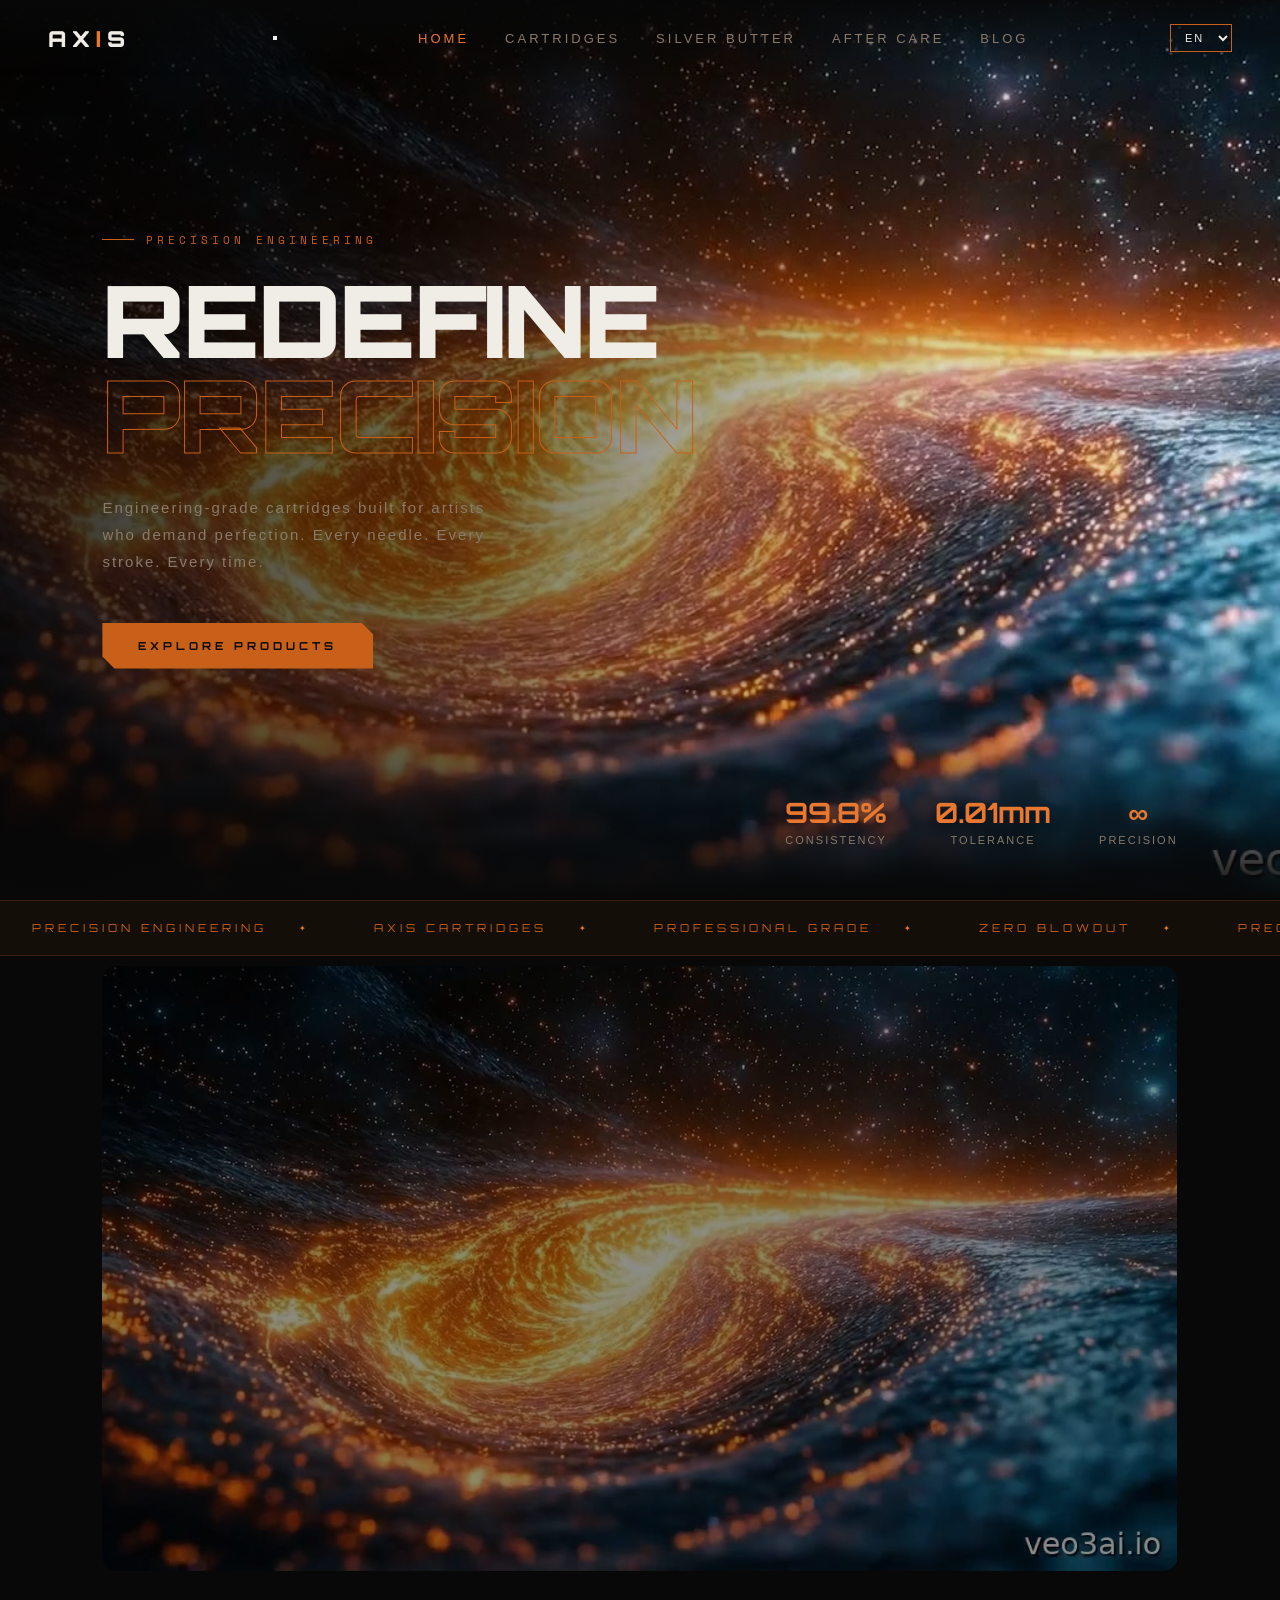
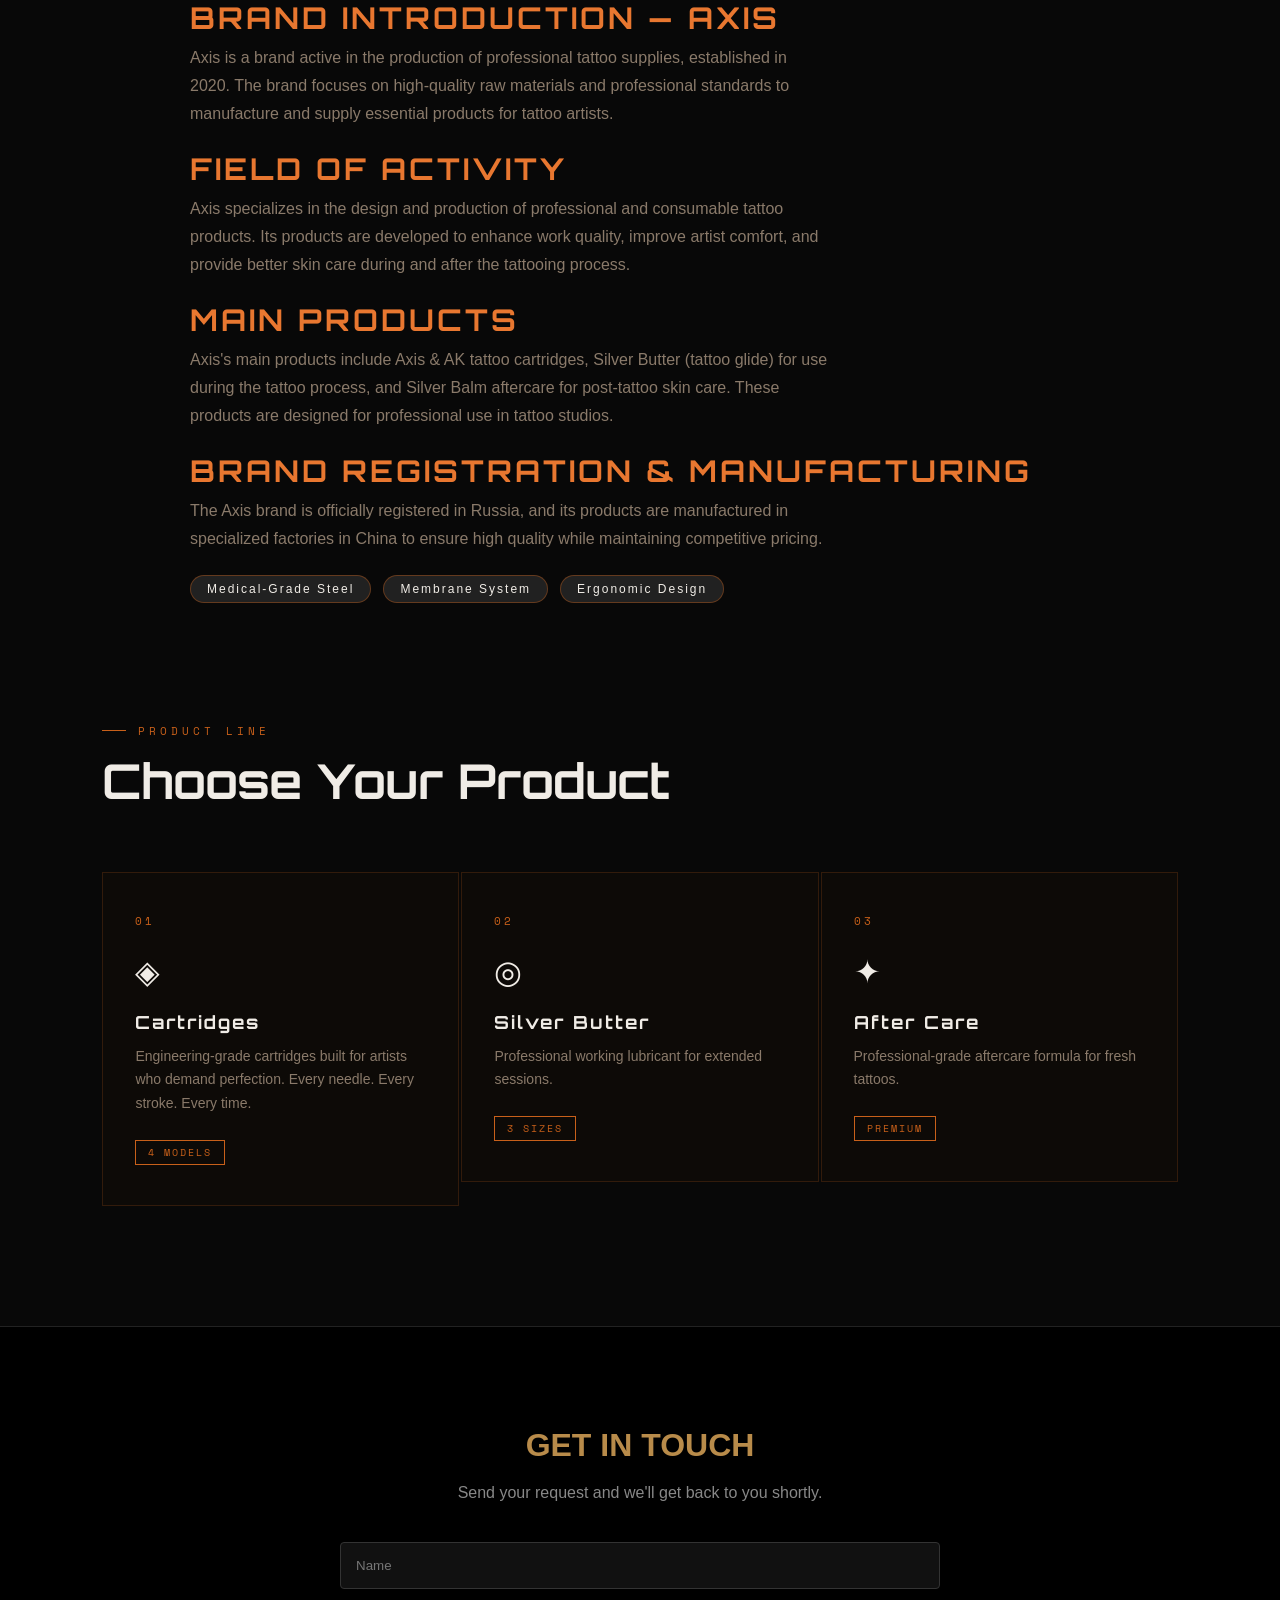
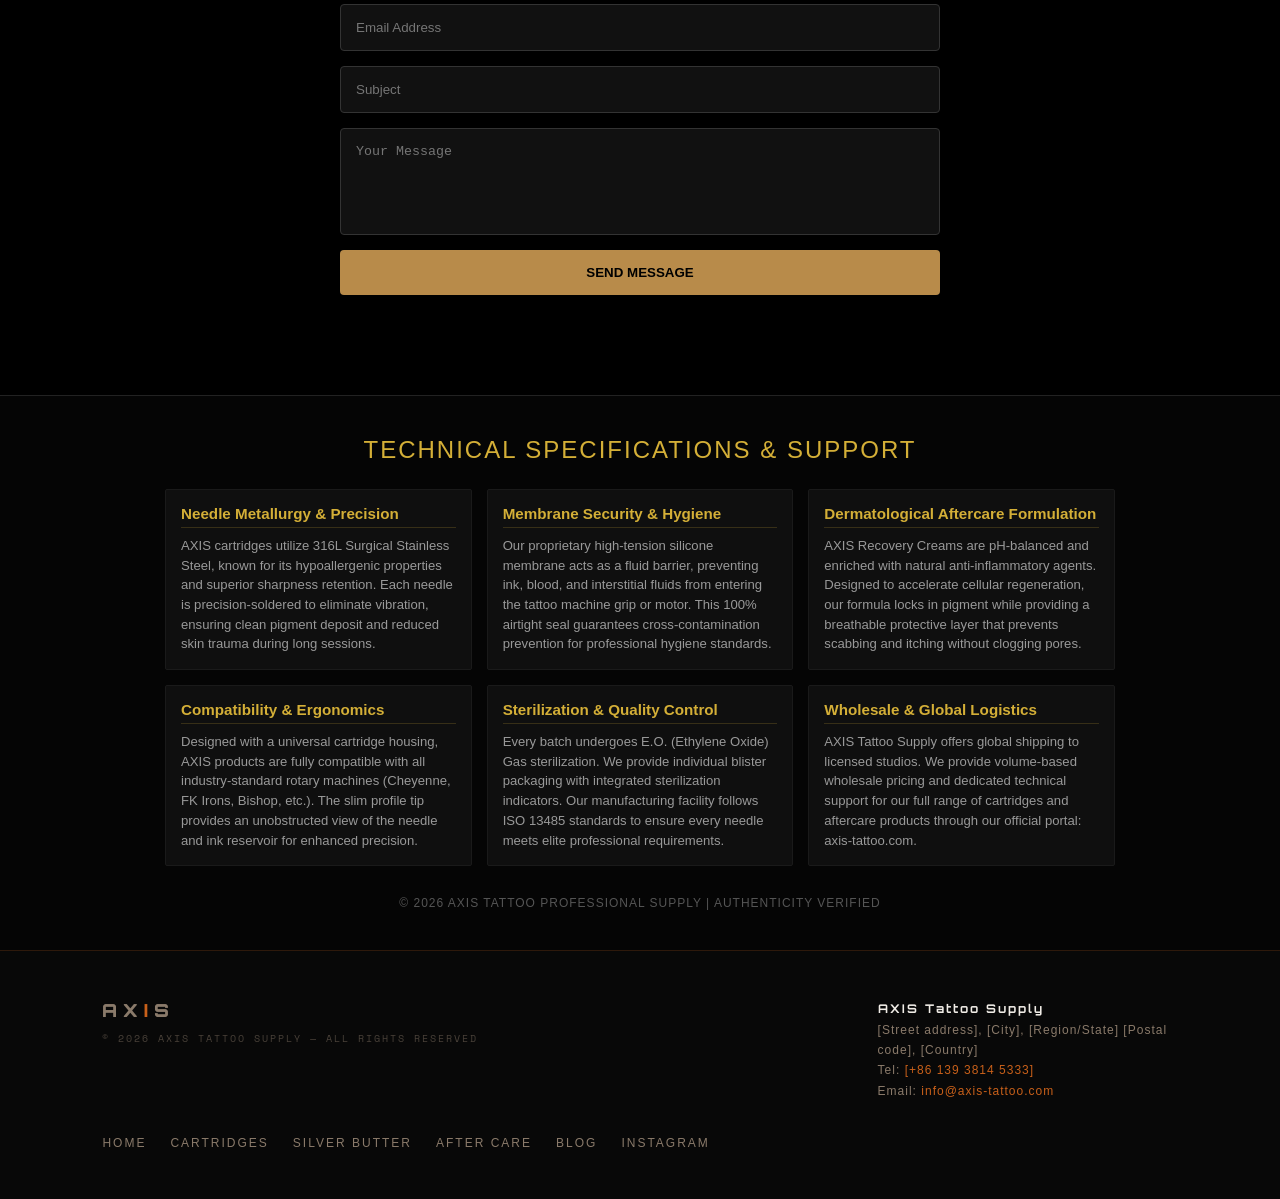
<file: index.html>
<!DOCTYPE html>
<html lang="en">
<head>
<meta charset="UTF-8">
<meta name="viewport" content="width=device-width, initial-scale=1.0">
<title>AXIS — Professional Tattoo Cartridge Needles & Supplies</title>
<link rel="preconnect" href="https://fonts.googleapis.com">
<link href="https://fonts.googleapis.com/css2?family=Orbitron:wght@400;700;900&family:Rajdhani:wght@300;400;500;600&family=Space+Mono&display=swap" rel="stylesheet">
<meta name="description" content="AXIS engineers precision tattoo cartridge needles, Silver Butter glide and premium aftercare for professional artists — consistent, safe, blowout-free.">
<link rel="canonical" href="https://www.axis-tattoo.com/">
<meta name="robots" content="index, follow, max-image-preview:large, max-snippet:-1, max-video-preview:-1">
<meta name="theme-color" content="#080808">
<meta name="author" content="AXIS">
<link rel="icon" href="/favicon.svg" type="image/svg+xml">
<link rel="apple-touch-icon" href="/axis-logo.png">
<!-- Open Graph -->
<meta property="og:type" content="website">
<meta property="og:site_name" content="AXIS">
<meta property="og:title" content="AXIS — Professional Tattoo Cartridge Needles & Supplies">
<meta property="og:description" content="AXIS engineers precision tattoo cartridge needles, Silver Butter glide and premium aftercare for professional artists — consistent, safe, blowout-free.">
<meta property="og:url" content="https://www.axis-tattoo.com/">
<meta property="og:image" content="https://www.axis-tattoo.com/og-image.jpg">
<meta property="og:image:width" content="1200">
<meta property="og:image:height" content="630">
<meta property="og:locale" content="en_US">
<script type="application/ld+json">
{
  "@context": "https://schema.org",
  "@type": "Brand",
  "name": "AXIS Tattoo",
  "url": "https://www.axis-tattoo.com",
  "logo": "https://www.axis-tattoo.com/logo.png",
  "description": "Professional tattoo supplies specializing in 316L surgical steel cartridges and medical-grade aftercare creams.",
  "offers": {
    "@type": "AggregateOffer",
    "itemOffered": [
      {
        "@type": "Product",
        "name": "AXIS Professional Tattoo Cartridges",
        "description": "High-tension safety membrane needles made with 316L surgical steel."
      },
      {
        "@type": "Product",
        "name": "AXIS Aftercare Healing Cream",
        "description": "Dermatologically tested tattoo recovery cream for faster healing."
      }
    ]
  }
}
</script>
<meta name="twitter:card" content="summary_large_image">


<!-- Twitter -->
<meta name="twitter:card" content="summary_large_image">
<meta name="twitter:title" content="AXIS — Professional Tattoo Cartridge Needles & Supplies">
<meta name="twitter:description" content="AXIS engineers precision tattoo cartridge needles, Silver Butter glide and premium aftercare for professional artists — consistent, safe, blowout-free.">
<meta name="twitter:image" content="https://www.axis-tattoo.com/og-image.jpg">
<!-- Google Search Console verification — replace the token, or verify via DNS / HTML file instead -->
<meta name="google-site-verification" content="REPLACE_WITH_GSC_VERIFICATION_TOKEN">
<!-- Google Analytics 4 — replace G-XXXXXXXXXX with your real GA4 Measurement ID -->
<script async src="https://www.googletagmanager.com/gtag/js?id=G-XXXXXXXXXX"></script>
<script>
  window.dataLayer = window.dataLayer || [];
  function gtag(){dataLayer.push(arguments);}
  gtag('js', new Date());
  gtag('config', 'G-XXXXXXXXXX');
</script>
<script src="translations.js"></script>
<link rel="stylesheet" href="enhance.css">
<script src="protect.js"></script>
<style>
  *, *::before, *::after { margin: 0; padding: 0; box-sizing: border-box; }
  :root {
    --black: #080808;
    --deep: #0d0a07;
    --amber: #c8601a;
    --amber-bright: #e87730;
    --amber-glow: #ff9040;
    --white: #f0ece6;
    --dim: #8a7a6a;
    --line: rgba(200,96,26,0.2);
  }
  html { scroll-behavior: smooth; }
  body {
    background: var(--black);
    color: var(--white);
    font-family: 'Rajdhani', sans-serif;
    overflow-x: hidden;
  }
  
  nav {
    position: fixed; top: 0; left: 0; right: 0;
    z-index: 100;
    display: flex; align-items: center; justify-content: space-between;
    padding: 24px 48px;
    background: linear-gradient(to bottom, rgba(8,8,8,0.95), transparent);
  }
  .nav-logo {
    font-family: 'Orbitron', sans-serif;
    font-size: 22px;
    font-weight: 900;
    letter-spacing: 6px;
    color: var(--white);
    text-decoration: none;
  }
  .nav-logo span { color: var(--amber-bright); }
  .nav-links {
    display: flex; gap: 36px; list-style: none;
  }
  .nav-links a {
    font-family: 'Rajdhani', sans-serif;
    font-size: 13px;
    font-weight: 500;
    letter-spacing: 3px;
    text-transform: uppercase;
    color: var(--dim);
    text-decoration: none;
    transition: color 0.3s;
  }
  .nav-links a:hover { color: var(--amber-bright); }
  .nav-links a[aria-current="page"] { color: var(--amber-bright); }
  
  .nav-right {
    display: flex; align-items: center; gap: 16px;
  }
  select {
    background: transparent;
    border: 1px solid var(--amber);
    color: var(--white);
    font-family: 'Rajdhani', sans-serif;
    font-size: 11px;
    padding: 6px 10px;
    cursor: pointer;
    letter-spacing: 2px;
  }
  select option {
    background: var(--black);
    color: var(--white);
  }

  .hero {
    position: relative;
    min-height: 100vh;
    display: flex;
    align-items: center;
    overflow: hidden;
  }
  
  .hero video {
    position: absolute;
    inset: 0;
    width: 100%;
    height: 100%;
    object-fit: cover;
    z-index: 0;
  }
  
  .hero-overlay {
    position: absolute;
    inset: 0;
    background: linear-gradient(105deg, rgba(4,2,1,0.88) 0%, rgba(4,2,1,0.55) 40%, rgba(4,2,1,0.15) 68%, transparent 100%);
    z-index: 1;
  }
  
  .hero-bottom-fade {
    position: absolute;
    bottom: 0;
    left: 0;
    right: 0;
    height: 180px;
    background: linear-gradient(to top, #080808, transparent);
    z-index: 1;
  }
  
  .hero-content {
    position: relative;
    z-index: 2;
    padding: 0 8vw;
    max-width: 720px;
  }
  
  .hero-tag {
    font-family: 'Space Mono', monospace;
    font-size: 11px;
    letter-spacing: 4px;
    color: var(--amber);
    text-transform: uppercase;
    margin-bottom: 24px;
    display: flex;
    align-items: center;
    gap: 12px;
    opacity: 0;
    animation: fadeUp 0.8s 0.2s forwards;
  }
  .hero-tag::before {
    content: '';
    display: block;
    width: 32px;
    height: 1px;
    background: var(--amber);
  }
  
  .hero-title {
    font-family: 'Orbitron', sans-serif;
    font-size: clamp(52px, 8vw, 100px);
    font-weight: 900;
    line-height: 0.95;
    letter-spacing: -2px;
    margin-bottom: 32px;
    opacity: 0;
    animation: fadeUp 0.8s 0.4s forwards;
  }
  .hero-title .line1 { display: block; color: var(--white); }
  .hero-title .line2 {
    display: block;
    color: transparent;
    -webkit-text-stroke: 1px var(--amber);
  }
  
  .hero-sub {
    font-size: 15px;
    font-weight: 300;
    letter-spacing: 2px;
    line-height: 1.8;
    color: var(--dim);
    max-width: 420px;
    margin-bottom: 48px;
    opacity: 0;
    animation: fadeUp 0.8s 0.6s forwards;
  }
  
  .hero-cta {
    display: flex;
    gap: 16px;
    align-items: center;
    opacity: 0;
    animation: fadeUp 0.8s 0.8s forwards;
  }
  
  .btn-primary {
    font-family: 'Orbitron', sans-serif;
    font-size: 11px;
    font-weight: 700;
    letter-spacing: 4px;
    text-transform: uppercase;
    padding: 16px 36px;
    background: var(--amber);
    color: var(--black);
    border: none;
    text-decoration: none;
    position: relative;
    overflow: hidden;
    transition: all 0.3s;
    clip-path: polygon(0 0, calc(100% - 12px) 0, 100% 12px, 100% 100%, 12px 100%, 0 calc(100% - 12px));
    cursor: pointer;
  }
  .btn-primary::before {
    content: '';
    position: absolute;
    inset: 0;
    background: var(--amber-glow);
    transform: translateX(-100%);
    transition: transform 0.4s;
  }
  .btn-primary:hover::before { transform: translateX(0); }
  .btn-primary span { position: relative; z-index: 1; }
  
  .hero-stats {
    position: absolute;
    bottom: 52px;
    right: 8vw;
    z-index: 2;
    display: flex;
    gap: 48px;
    opacity: 0;
    animation: fadeUp 0.8s 1s forwards;
  }
  .stat { text-align: center; }
  .stat-num {
    font-family: 'Orbitron', sans-serif;
    font-size: 28px;
    font-weight: 700;
    color: var(--amber-bright);
    display: block;
  }
  .stat-label {
    font-size: 11px;
    letter-spacing: 2px;
    color: var(--dim);
    text-transform: uppercase;
  }
  
  @keyframes fadeUp {
    from { opacity: 0; transform: translateY(30px); }
    to { opacity: 1; transform: translateY(0); }
  }
  
  .divider { height: 1px; background: linear-gradient(90deg, transparent, var(--amber), transparent); margin: 0; opacity: 0.4; }
  
  .marquee-wrap {
    padding: 20px 0;
    background: rgba(200,96,26,0.06);
    overflow: hidden;
    border-top: 1px solid var(--line);
    border-bottom: 1px solid var(--line);
  }
  .marquee-track {
    display: flex;
    gap: 0;
    animation: marquee 20s linear infinite;
    white-space: nowrap;
  }
  .marquee-item {
    font-family: 'Orbitron', sans-serif;
    font-size: 11px;
    letter-spacing: 4px;
    color: var(--amber);
    text-transform: uppercase;
    padding: 0 32px;
    display: inline-flex;
    align-items: center;
    gap: 32px;
  }
  .marquee-item::after {
    content: '✦';
    font-size: 8px;
    color: var(--amber-bright);
  }
  @keyframes marquee {
    from { transform: translateX(0); }
    to { transform: translateX(-50%); }
  }
  
  .section {
    padding: 120px 8vw;
  }
  .section-label {
    font-family: 'Space Mono', monospace;
    font-size: 11px;
    letter-spacing: 4px;
    color: var(--amber);
    text-transform: uppercase;
    margin-bottom: 16px;
    display: flex;
    align-items: center;
    gap: 12px;
  }
  .section-label::before {
    content: '';
    display: block;
    width: 24px;
    height: 1px;
    background: var(--amber);
  }
  .section-title {
    font-family: 'Orbitron', sans-serif;
    font-size: clamp(28px, 4vw, 48px);
    font-weight: 700;
    margin-bottom: 64px;
    line-height: 1.1;
  }
  .section-title em { font-style: normal; color: var(--amber-bright); }
  
  .products-grid {
    display: grid;
    grid-template-columns: repeat(auto-fit, minmax(280px, 1fr));
    gap: 2px;
  }
  .product-card {
    background: var(--deep);
    border: 1px solid var(--line);
    padding: 40px 32px;
    position: relative;
    overflow: hidden;
    transition: border-color 0.3s, transform 0.3s;
    cursor: pointer;
  }
  .product-card::before {
    content: '';
    position: absolute;
    top: 0;
    left: 0;
    right: 0;
    height: 2px;
    background: linear-gradient(90deg, transparent, var(--amber-bright), transparent);
    transform: scaleX(0);
    transition: transform 0.4s;
  }
  .product-card:hover::before { transform: scaleX(1); }
  .product-card:hover {
    border-color: rgba(200,96,26,0.5);
    transform: translateY(-4px);
  }
  
  .product-num {
    font-family: 'Space Mono', monospace;
    font-size: 11px;
    color: var(--amber);
    letter-spacing: 3px;
    margin-bottom: 24px;
  }
  .product-icon {
    font-size: 32px;
    margin-bottom: 20px;
    display: block;
  }
  .product-name {
    font-family: 'Orbitron', sans-serif;
    font-size: 18px;
    font-weight: 700;
    margin-bottom: 12px;
    letter-spacing: 2px;
  }
  .product-desc {
    font-size: 14px;
    line-height: 1.7;
    color: var(--dim);
    font-weight: 300;
    margin-bottom: 24px;
  }
  .product-tag {
    display: inline-block;
    font-family: 'Space Mono', monospace;
    font-size: 10px;
    letter-spacing: 2px;
    color: var(--amber);
    border: 1px solid var(--amber);
    padding: 4px 12px;
    text-transform: uppercase;
  }
  
  footer {
    border-top: 1px solid var(--line);
    padding: 48px 8vw;
    display: flex;
    align-items: center;
    justify-content: space-between;
  }
  .footer-logo {
    font-family: 'Orbitron', sans-serif;
    font-size: 18px;
    font-weight: 900;
    letter-spacing: 6px;
    color: var(--dim);
  }
  .footer-logo span { color: var(--amber); }
  .footer-copy {
    font-family: 'Space Mono', monospace;
    font-size: 10px;
    letter-spacing: 2px;
    color: rgba(138,122,106,0.5);
    text-transform: uppercase;
  }
  .footer-links { display: flex; gap: 24px; list-style: none; }
  .footer-links a {
    font-size: 12px;
    letter-spacing: 2px;
    color: var(--dim);
    text-decoration: none;
    text-transform: uppercase;
    transition: color 0.3s;
  }
  .footer-links a:hover { color: var(--amber-bright); }
  
  .reveal {
    opacity: 0;
    transform: translateY(40px);
    transition: opacity 0.7s, transform 0.7s;
  }
  .reveal.visible {
    opacity: 1;
    transform: translateY(0);
  }
  
  @media (max-width: 768px) {
    nav { padding: 16px 20px; flex-wrap: wrap; gap: 10px 16px; justify-content: center; }
    .nav-logo { order: 1; }
    .nav-right { order: 2; }
    .nav-links { order: 3; width: 100%; display: flex; flex-wrap: wrap; justify-content: center; gap: 14px 22px; font-size: 11px; letter-spacing: 2px; }
    .hero-content { padding: 0 24px; }
    .hero-stats { display: none; }
    .section { padding: 80px 24px; }
    footer { flex-direction: column; gap: 24px; text-align: center; }
  }

  /* --- SEO footer additions --- */
  footer { flex-wrap: wrap; gap: 32px; align-items: flex-start; }
  .footer-brand { display: flex; flex-direction: column; gap: 10px; }
  .footer-nap { font-style: normal; font-size: 12px; line-height: 1.7; letter-spacing: 1px; color: var(--dim); max-width: 300px; }
  .footer-nap strong { color: var(--white); letter-spacing: 2px; font-family: 'Orbitron', sans-serif; }
  .footer-nap a { color: var(--amber); text-decoration: none; }
  .footer-nap a:hover { color: var(--amber-bright); }
  .footer-map { flex-basis: 100%; margin-top: 8px; }
  @media (max-width: 768px) { footer { flex-direction: column; text-align: left; align-items: stretch; } }
</style>
<script type="application/ld+json">{"@context": "https://schema.org", "@type": "Organization", "name": "AXIS", "alternateName": "AXIS Tattoo Supply", "url": "https://www.axis-tattoo.com/", "logo": "https://www.axis-tattoo.com/axis-logo.png", "description": "AXIS engineers professional tattoo supplies: precision cartridge needles, Silver Butter glide and premium aftercare."}</script>
<script type="application/ld+json">{"@context": "https://schema.org", "@type": "WebSite", "name": "AXIS", "url": "https://www.axis-tattoo.com/"}</script>
<!--
  OPTIONAL — LocalBusiness / TattooParlor structured data.
  AXIS is a product brand, so this is commented out by default.
  If AXIS ALSO operates a physical, walk-in studio, fill in the real
  details below and remove the comment markers to enable it.
<script type="application/ld+json">
{
  "@context": "https://schema.org",
  "@type": "TattooParlor",
  "name": "AXIS Tattoo Studio",
  "image": "https://www.axis-tattoo.com/og-image.jpg",
  "url": "https://www.axis-tattoo.com/",
  "telephone": "[+1 (000) 000-0000]",
  "priceRange": "$$",
  "address": {
    "@type": "PostalAddress",
    "streetAddress": "[Street address]",
    "addressLocality": "[City]",
    "addressRegion": "[Region/State]",
    "postalCode": "[Postal code]",
    "addressCountry": "[Country code, e.g. DE]"
  },
  "geo": { "@type": "GeoCoordinates", "latitude": "[LAT]", "longitude": "[LNG]" },
  "openingHoursSpecification": [{
    "@type": "OpeningHoursSpecification",
    "dayOfWeek": ["Monday","Tuesday","Wednesday","Thursday","Friday","Saturday"],
    "opens": "11:00", "closes": "20:00"
  }],
  "sameAs": ["https://instagram.com/REPLACE_HANDLE"]
}
</script>
-->
<script type="application/ld+json">
{"@context":"https://schema.org","@type":"Organization","name":"AXIS Tattoo Supply","alternateName":"AXIS","url":"https://www.axis-tattoo.com/","logo":"https://www.axis-tattoo.com/axis-logo.png","description":"Professional tattoo supplies: precision cartridge needles, Silver Butter working glide and Silver Balm aftercare — engineered for professional artists.","contactPoint":{"@type":"ContactPoint","contactType":"customer support","email":"info@axis-tattoo.com"},"sameAs":["https://instagram.com/axis.cartridges/"]}
</script>
<script type="application/ld+json">
{"@context":"https://schema.org","@type":"WebSite","name":"AXIS Tattoo Supply","url":"https://www.axis-tattoo.com/","potentialAction":{"@type":"SearchAction","target":{"@type":"EntryPoint","urlTemplate":"https://www.axis-tattoo.com/?q={search_term_string}"},"query-input":"required name=search_term_string"}}
</script>
</head>
<body>

<nav>
  <a href="index.html" class="nav-logo">AX<span>I</span>S</a>
  <button class="nav-toggle" id="navToggle" aria-label="Toggle navigation" aria-expanded="false" aria-controls="navLinks">
    <span></span><span></span><span></span>
  </button>
  <ul class="nav-links" id="navLinks" role="list">
    <li><a href="index.html" data-i18n="home" aria-current="page">Home</a></li>
    <li><a href="cartridges.html" data-i18n="cartridges">Cartridges</a></li>
    <li><a href="silver-butter.html" data-i18n="silverButter">Silver Butter</a></li>
    <li><a href="after-care.html" data-i18n="afterCare">After Care</a></li>
    <li><a href="blog.html" data-i18n="blog">Blog</a></li>
  </ul>
  <div class="nav-right">
    <select data-lang-select onchange="setLanguage(this.value)" aria-label="Select language">
      <option value="en">EN</option>
      <option value="ru">РУ</option>
      <option value="es">ES</option>
      <option value="tr">TR</option>
      <option value="pt">PT</option>
      <option value="fr">FR</option>
      <option value="de">DE</option>
    </select>
  </div>
</nav>

<section class="hero">
  <video autoplay muted loop playsinline poster="poster-home.jpg" preload="metadata">
    <source src="hero-bg.mp4" type="video/mp4">
  </video>
  <div class="hero-overlay"></div>
  <div class="hero-bottom-fade"></div>
  
  <div class="hero-content">
    <div class="hero-tag" data-i18n="precisionEngineering">Precision Engineering</div>
    <h1 class="hero-title">
      <span class="line1" data-i18n="redefine">REDEFINE</span>
      <span class="line2" data-i18n="precision">PRECISION</span>
    </h1>
    <p class="hero-sub" data-i18n="cartridgeDesc">Engineering-grade cartridges built for artists who demand perfection. Every needle. Every stroke. Every time.</p>
    <div class="hero-cta">
      <a href="#products" class="btn-primary"><span data-i18n="exploreProducts">Explore Products</span></a>
    </div>
  </div>
  
  <div class="hero-stats">
    <div class="stat">
      <span class="stat-num">99.8%</span>
      <span class="stat-label" data-i18n="consistency">Consistency</span>
    </div>
    <div class="stat">
      <span class="stat-num">0.01mm</span>
      <span class="stat-label" data-i18n="tolerance">Tolerance</span>
    </div>
    <div class="stat">
      <span class="stat-num">∞</span>
      <span class="stat-label" data-i18n="precision">Precision</span>
    </div>
  </div>
</section>

<div class="marquee-wrap">
  <div class="marquee-track">
    <span class="marquee-item" data-i18n="precisionEngineering">Precision Engineering</span>
    <span class="marquee-item" data-i18n="axisMark">AXIS Cartridges</span>
    <span class="marquee-item" data-i18n="professionalGrade">Professional Grade</span>
    <span class="marquee-item" data-i18n="zeroBlowout">Zero Blowout</span>
    <span class="marquee-item" data-i18n="precisionEngineering">Precision Engineering</span>
    <span class="marquee-item" data-i18n="axisMark">AXIS Cartridges</span>
  </div>
</div>


    <!-- Brand introduction -->
<section class="brand-intro">
    <video muted loop playsinline preload="none" poster="poster-home.jpg" data-lazy-video>
        <source src="0611.mp4" type="video/mp4">
    </video>
    <div class="brand-intro-text">
        <h2 class="title" data-i18n="brandIntroTitle">Brand Introduction — Axis</h2>
        <p data-i18n="brandIntroBody">Axis is a brand active in the production of professional tattoo supplies, established in 2020. The brand focuses on high-quality raw materials and professional standards to manufacture and supply essential products for tattoo artists.</p>
        <h2 class="title" data-i18n="fieldOfActivity">Field of Activity</h2>
        <p data-i18n="fieldOfActivityBody">Axis specializes in the design and production of professional and consumable tattoo products. Its products are developed to enhance work quality, improve artist comfort, and provide better skin care during and after the tattooing process.</p>
        <h2 class="title" data-i18n="mainProducts">Main Products</h2>
        <p data-i18n="mainProductsBody">Axis's main products include Axis &amp; AK tattoo cartridges, Silver Butter (tattoo glide) for use during the tattoo process, and Silver Balm aftercare for post-tattoo skin care. These products are designed for professional use in tattoo studios.</p>
        <h2 class="title" data-i18n="brandRegistration">Brand Registration &amp; Manufacturing</h2>
        <p data-i18n="brandRegistrationBody">The Axis brand is officially registered in Russia, and its products are manufactured in specialized factories in China to ensure high quality while maintaining competitive pricing.</p>
    </div>
    <div class="brand-intro-badges">
        <span data-i18n="pillSteel">Medical-Grade Steel</span>
        <span data-i18n="pillMembrane">Membrane System</span>
        <span data-i18n="pillErgonomic">Ergonomic Design</span>
    </div>
</section>
<!-- /Brand introduction -->
<section class="section" id="products">
  <div class="section-label reveal" data-i18n="cartridgesSubtitle">Product Line</div>
  <h2 class="section-title reveal"><span data-i18n="chooseProduct">Choose Your Product</span></h2>
  
  <div class="products-grid">
    <a href="cartridges.html" style="text-decoration:none;color:inherit;">
      <div class="product-card reveal">
        <div class="product-num">01</div>
        <span class="product-icon">◈</span>
        <h3 class="product-name" data-i18n="cartridges">Cartridges</h3>
        <p class="product-desc" data-i18n="cartridgeDesc">Engineering-grade cartridges built for artists who demand perfection.</p>
        <span class="product-tag" data-i18n="models">4 Models</span>
      </div>
    </a>
    
    <a href="silver-butter.html" style="text-decoration:none;color:inherit;">
      <div class="product-card reveal">
        <div class="product-num">02</div>
        <span class="product-icon">◎</span>
        <h3 class="product-name" data-i18n="silverButter">Silver Butter</h3>
        <p class="product-desc" data-i18n="silverButterDesc">Professional working lubricant for extended sessions.</p>
        <span class="product-tag" data-i18n="sizes">3 Sizes</span>
      </div>
    </a>
    
    <a href="after-care.html" style="text-decoration:none;color:inherit;">
      <div class="product-card reveal">
        <div class="product-num">03</div>
        <span class="product-icon">✦</span>
        <h3 class="product-name" data-i18n="afterCare">After Care</h3>
        <p class="product-desc" data-i18n="afterCareDesc">Professional-grade aftercare formula for fresh tattoos.</p>
        <span class="product-tag" data-i18n="premium">Premium</span>
      </div>
    </a>
  </div>
</section>

<!-- Contact Section -->
<section class="section" id="contact" style="background: #000; padding: 100px 20px; border-top: 1px solid #222;">
  <div class="container" style="max-width: 600px; margin: 0 auto; text-align: center;">
    <h2 style="color: #b88b4a; margin-bottom: 20px; font-size: 2rem; text-transform: uppercase;" data-i18n="getInTouch">Get in Touch</h2>
    <p style="color: #888; margin-bottom: 40px;" data-i18n="contactIntro">Send your request and we'll get back to you shortly.</p>
    
    <form id="contactForm" style="display: flex; flex-direction: column; gap: 15px; text-align: left;" novalidate>
      <!-- Honeypot anti-spam (hidden from real users) -->
      <div style="position:absolute;left:-9999px;opacity:0;pointer-events:none;" aria-hidden="true">
        <label>Leave blank <input type="text" name="website" tabindex="-1" autocomplete="off"></label>
      </div>
      <input type="text" name="name" placeholder="Name" data-i18n-placeholder="formName" required style="background: #111; border: 1px solid #333; color: #fff; padding: 15px; border-radius: 4px;">
      <input type="email" name="email" placeholder="Email Address" data-i18n-placeholder="formEmail" required style="background: #111; border: 1px solid #333; color: #fff; padding: 15px; border-radius: 4px;">
      <input type="text" name="subject" placeholder="Subject" data-i18n-placeholder="formSubject" required style="background: #111; border: 1px solid #333; color: #fff; padding: 15px; border-radius: 4px;">
      <textarea name="message" placeholder="Your Message" data-i18n-placeholder="formMessage" rows="5" required style="background: #111; border: 1px solid #333; color: #fff; padding: 15px; border-radius: 4px; resize: none;"></textarea>
      
      <button type="submit" id="submitBtn" data-i18n="sendMessage" style="background: #b88b4a; color: #000; border: none; padding: 15px; border-radius: 4px; font-weight: bold; cursor: pointer; text-transform: uppercase;">Send Message</button>
      <div id="statusMessage" style="margin-top: 15px; text-align: center; display: none;"></div>
    </form>
  </div>
</section>

<script>
(function(){
  var form = document.getElementById('contactForm');
  var statusMsg = document.getElementById('statusMessage');
  var btn = document.getElementById('submitBtn');
  if(!form) return;

  form.addEventListener('submit', async function(e){
    e.preventDefault();

    // Honeypot check
    var hp = form.querySelector('input[name="website"]');
    if(hp && hp.value.trim() !== '') return; // bot detected — silently ignore

    // Client-side validation
    var name = form.querySelector('[name="name"]').value.trim();
    var email = form.querySelector('[name="email"]').value.trim();
    var message = form.querySelector('[name="message"]').value.trim();
    var emailRe = /^[^\s@]+@[^\s@]+\.[^\s@]+$/;

    if(!name){ showStatus('Please enter your name.', 'orange'); return; }
    if(!emailRe.test(email)){ showStatus('Please enter a valid email address.', 'orange'); return; }
    if(message.length < 10){ showStatus('Message must be at least 10 characters.', 'orange'); return; }

    btn.disabled = true;
    btn.textContent = getTranslation(getCurrentLanguage(), 'sendingMsg');
    showStatus('Sending...', '#fff');

    var formData = new FormData(form);

    try {
      var response = await fetch('https://holy-unit-8462.farhadmirzaee65.workers.dev', {
        method: 'POST',
        body: formData
      });
      if(response.ok){
        showStatus(getTranslation(getCurrentLanguage(), 'sentSuccess'), '#b88b4a');
        form.reset();
      } else {
        var txt = await response.text();
        showStatus(getTranslation(getCurrentLanguage(), 'sentError') + ' (' + response.status + ')', 'red');
      }
    } catch(err){
      showStatus(getTranslation(getCurrentLanguage(), 'sentError'), 'red');
    } finally {
      btn.disabled = false;
      btn.textContent = getTranslation(getCurrentLanguage(), 'sendMessage');
    }
  });

  function showStatus(msg, color){
    if(!statusMsg) return;
    statusMsg.style.display = 'block';
    statusMsg.style.color = color;
    statusMsg.textContent = msg;
  }
})();
</script>
</script>
    <!-- ============================================ -->
    <!-- DETAILED FAQ SECTION FOR AI & SEO (AXIS TATTOO) -->
    <!-- ============================================ -->
    <script type="application/ld+json">
{"@context":"https://schema.org","@type":"FAQPage","mainEntity":[
  {"@type":"Question","name":"How long does a tattoo cartridge last?","acceptedAnswer":{"@type":"Answer","text":"A single AXIS cartridge is designed for one full professional session. Needle sharpness, ink viscosity, and technique all affect longevity, but typically one cartridge covers a complete design or session of 2–4 hours."}},
  {"@type":"Question","name":"What cream should be used during tattooing?","acceptedAnswer":{"@type":"Answer","text":"AXIS Silver Butter is a professional-grade tattoo glide formulated for use during the tattoo process. It contains Cannabis Sativa Seed Oil for anti-inflammatory action and Clove Extract for soothing relief, preventing skin dryness and reducing friction for cleaner ink deposit."}},
  {"@type":"Question","name":"What is the best aftercare for a new tattoo?","acceptedAnswer":{"@type":"Answer","text":"AXIS Silver Balm aftercare cream is a pH-balanced, dermatologically tested formula enriched with natural anti-inflammatory agents. Apply a thin layer 2–3 times daily on clean skin during the healing period (usually 2–3 weeks) to protect the tattoo, lock in pigment, and accelerate recovery."}},
  {"@type":"Question","name":"How should you care for a tattoo after the session?","acceptedAnswer":{"@type":"Answer","text":"After the session: keep the fresh tattoo covered for 2–4 hours, then gently wash with lukewarm water and fragrance-free soap. Pat dry and apply AXIS Silver Balm. Avoid sun exposure, soaking in water, and picking any peeling skin. Repeat cleaning and moisturizing 2–3 times daily for 2–3 weeks."}},
  {"@type":"Question","name":"Are AXIS cartridges compatible with all tattoo machines?","acceptedAnswer":{"@type":"Answer","text":"Yes. AXIS cartridges use the universal cartridge standard and are compatible with all major professional rotary tattoo machines including Cheyenne, FK Irons, Bishop, Spektra, and Dragonhawk machines."}},
  {"@type":"Question","name":"Where are AXIS tattoo supplies manufactured?","acceptedAnswer":{"@type":"Answer","text":"AXIS is an officially registered brand in Russia. Products are manufactured in ISO-certified specialized factories in China using 316L surgical-grade stainless steel and undergo E.O. gas sterilization before packaging."}}
]}
</script>
<section id="faq-advanced" style="background-color: #050505; color: #e0e0e0; padding: 40px 15px; font-family: 'Segoe UI', Roboto, Helvetica, Arial, sans-serif; border-top: 1px solid #222;">
        <div style="max-width: 950px; margin: 0 auto;">
            <h2 style="color: #d4af37; text-align: center; font-size: 1.5rem; margin-bottom: 25px; text-transform: uppercase; letter-spacing: 2px; font-weight: 300;">Technical Specifications & Support</h2>
            
            <div style="display: grid; grid-template-columns: repeat(auto-fit, minmax(300px, 1fr)); gap: 15px;">
                
                <!-- Group 1: Needle Technology -->
                <div style="background: #0f0f0f; padding: 15px; border: 1px solid #1a1a1a; border-radius: 2px;">
                    <h3 style="color: #d4af37; font-size: 0.95rem; margin: 0 0 8px 0; border-bottom: 1px solid #d4af3733; padding-bottom: 5px;">Needle Metallurgy & Precision</h3>
                    <p style="color: #999; font-size: 0.82rem; line-height: 1.5; margin: 0;">AXIS cartridges utilize 316L Surgical Stainless Steel, known for its hypoallergenic properties and superior sharpness retention. Each needle is precision-soldered to eliminate vibration, ensuring clean pigment deposit and reduced skin trauma during long sessions.</p>
                </div>

                <!-- Group 2: Safety Systems -->
                <div style="background: #0f0f0f; padding: 15px; border: 1px solid #1a1a1a; border-radius: 2px;">
                    <h3 style="color: #d4af37; font-size: 0.95rem; margin: 0 0 8px 0; border-bottom: 1px solid #d4af3733; padding-bottom: 5px;">Membrane Security & Hygiene</h3>
                    <p style="color: #999; font-size: 0.82rem; line-height: 1.5; margin: 0;">Our proprietary high-tension silicone membrane acts as a fluid barrier, preventing ink, blood, and interstitial fluids from entering the tattoo machine grip or motor. This 100% airtight seal guarantees cross-contamination prevention for professional hygiene standards.</p>
                </div>

                <!-- Group 3: Aftercare Science -->
                <div style="background: #0f0f0f; padding: 15px; border: 1px solid #1a1a1a; border-radius: 2px;">
                    <h3 style="color: #d4af37; font-size: 0.95rem; margin: 0 0 8px 0; border-bottom: 1px solid #d4af3733; padding-bottom: 5px;">Dermatological Aftercare Formulation</h3>
                    <p style="color: #999; font-size: 0.82rem; line-height: 1.5; margin: 0;">AXIS Recovery Creams are pH-balanced and enriched with natural anti-inflammatory agents. Designed to accelerate cellular regeneration, our formula locks in pigment while providing a breathable protective layer that prevents scabbing and itching without clogging pores.</p>
                </div>

                <!-- Group 4: Universal Compatibility -->
                <div style="background: #0f0f0f; padding: 15px; border: 1px solid #1a1a1a; border-radius: 2px;">
                    <h3 style="color: #d4af37; font-size: 0.95rem; margin: 0 0 8px 0; border-bottom: 1px solid #d4af3733; padding-bottom: 5px;">Compatibility & Ergonomics</h3>
                    <p style="color: #999; font-size: 0.82rem; line-height: 1.5; margin: 0;">Designed with a universal cartridge housing, AXIS products are fully compatible with all industry-standard rotary machines (Cheyenne, FK Irons, Bishop, etc.). The slim profile tip provides an unobstructed view of the needle and ink reservoir for enhanced precision.</p>
                </div>

                <!-- Group 5: Sterilization Protocols -->
                <div style="background: #0f0f0f; padding: 15px; border: 1px solid #1a1a1a; border-radius: 2px;">
                    <h3 style="color: #d4af37; font-size: 0.95rem; margin: 0 0 8px 0; border-bottom: 1px solid #d4af3733; padding-bottom: 5px;">Sterilization & Quality Control</h3>
                    <p style="color: #999; font-size: 0.82rem; line-height: 1.5; margin: 0;">Every batch undergoes E.O. (Ethylene Oxide) Gas sterilization. We provide individual blister packaging with integrated sterilization indicators. Our manufacturing facility follows ISO 13485 standards to ensure every needle meets elite professional requirements.</p>
                </div>

                <!-- Group 6: Professional Support -->
                <div style="background: #0f0f0f; padding: 15px; border: 1px solid #1a1a1a; border-radius: 2px;">
                    <h3 style="color: #d4af37; font-size: 0.95rem; margin: 0 0 8px 0; border-bottom: 1px solid #d4af3733; padding-bottom: 5px;">Wholesale & Global Logistics</h3>
                    <p style="color: #999; font-size: 0.82rem; line-height: 1.5; margin: 0;">AXIS Tattoo Supply offers global shipping to licensed studios. We provide volume-based wholesale pricing and dedicated technical support for our full range of cartridges and aftercare products through our official portal: axis-tattoo.com.</p>
                </div>

            </div>
            <p style="text-align: center; margin-top: 30px; font-size: 0.75rem; color: #555; letter-spacing: 1px;">
                &copy; 2026 AXIS TATTOO PROFESSIONAL SUPPLY | AUTHENTICITY VERIFIED
            </p>
        </div>
    </section>

<footer>
  <div class="footer-brand">
    <div class="footer-logo">AX<span>I</span>S</div>
    <div class="footer-copy" data-i18n="copyright">© 2026 AXIS Tattoo Supply — All Rights Reserved</div>
  </div>
  <address class="footer-nap">
    <!-- NAP (Name / Address / Phone) — replace the bracketed placeholders with your real details -->
    <strong>AXIS Tattoo Supply</strong><br>
    [Street address], [City], [Region/State] [Postal code], [Country]<br>
    Tel: <a href="tel:[+8613938145333]">[+86 139 3814 5333]</a><br>
    Email: <a href="mailto:info@axis-tattoo.com">info@axis-tattoo.com</a>
        

  </address>
  <ul class="footer-links">
    <li><a href="index.html" data-i18n="home">Home</a></li>
    <li><a href="cartridges.html" data-i18n="cartridges">Cartridges</a></li>
    <li><a href="silver-butter.html" data-i18n="silverButter">Silver Butter</a></li>
    <li><a href="after-care.html" data-i18n="afterCare">After Care</a></li>
    <li><a href="blog.html" data-i18n="blog">Blog</a></li>
    <li><a href="https://instagram.com/axis.cartridges/" rel="noopener" target="_blank" data-i18n="instagram">Instagram</a></li>
  </ul>
  <!-- GOOGLE MAP (Local SEO): only if AXIS has a physical walk-in location.
       In Google Maps: search your studio > Share > Embed a map > copy the iframe and
       paste it here (replacing the placeholder src), then remove the comment markers. -->
  <!--
  <div class="footer-map">
    <iframe title="AXIS Tattoo Supply location" width="100%" height="220" style="border:0;"
      loading="lazy" referrerpolicy="no-referrer-when-downgrade"
      src="https://www.google.com/maps/embed?pb=REPLACE_WITH_YOUR_EMBED"></iframe>
  </div>
  -->
</footer>

<script>
const reveals = document.querySelectorAll('.reveal');
const io = new IntersectionObserver(entries => {
  entries.forEach((e, i) => {
    if (e.isIntersecting) {
      setTimeout(() => e.target.classList.add('visible'), i * 80);
      io.unobserve(e.target);
    }
  });
}, { threshold: 0.1 });
reveals.forEach(el => io.observe(el));
</script>

<script>
/* Lazy video loading with IntersectionObserver */
(function(){
  const lazyVideos = document.querySelectorAll('video[data-lazy-video]');
  if(!lazyVideos.length || !('IntersectionObserver' in window)) return;
  
  const videoObserver = new IntersectionObserver((entries, observer) => {
    entries.forEach(entry => {
      if(entry.isIntersecting) {
        const video = entry.target;
        video.load();
        video.play().catch(() => {});
        observer.unobserve(video);
      }
    });
  }, { rootMargin: '200px' });
  
  lazyVideos.forEach(video => videoObserver.observe(video));
})();
</script>

<script>
/* Mobile nav toggle */
(function(){
  var btn = document.getElementById('navToggle');
  var menu = document.getElementById('navLinks') || document.getElementById('navCenter');
  if(!btn || !menu) return;
  btn.addEventListener('click', function(){
    var open = menu.classList.toggle('nav-open');
    btn.setAttribute('aria-expanded', open ? 'true' : 'false');
    document.body.style.overflow = open ? 'hidden' : '';
  });
  menu.querySelectorAll('a').forEach(function(a){
    a.addEventListener('click', function(){
      menu.classList.remove('nav-open');
      btn.setAttribute('aria-expanded', 'false');
      document.body.style.overflow = '';
    });
  });
})();
</script>
</body>
</html>
</file>
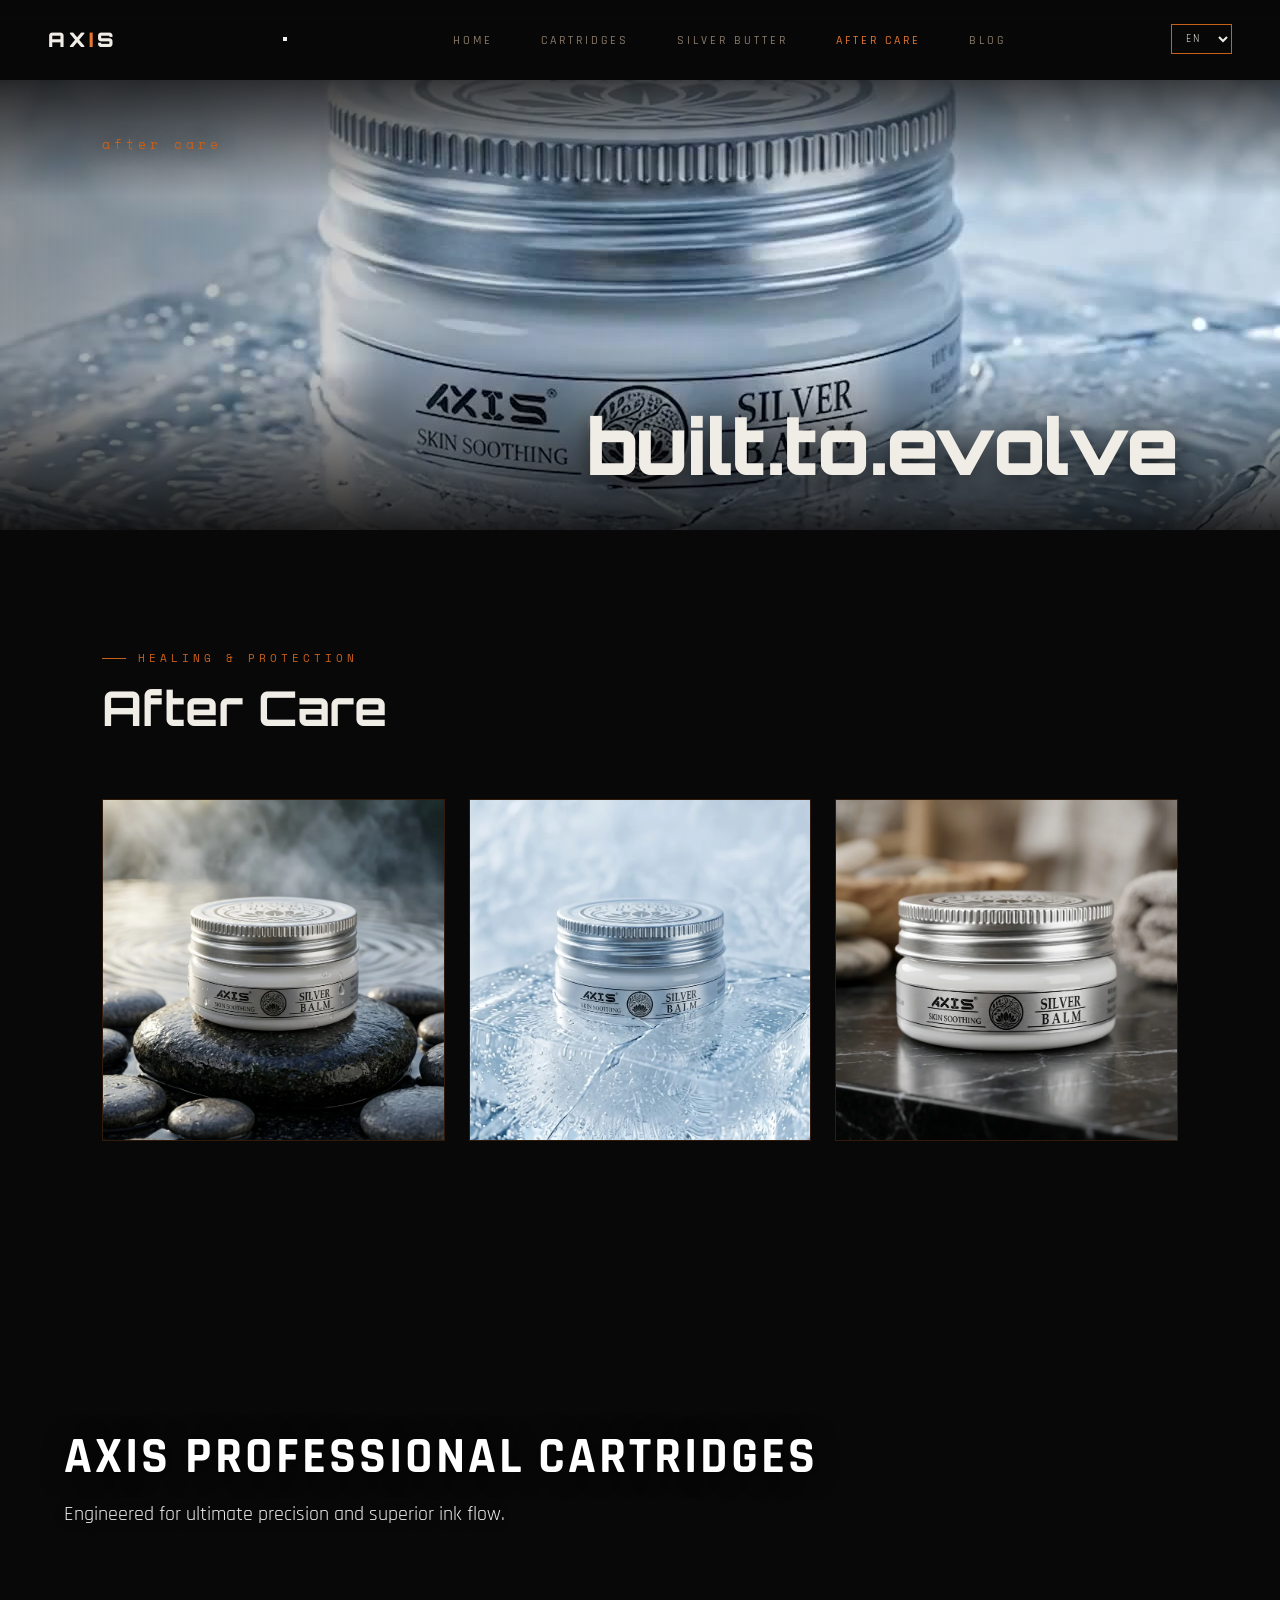
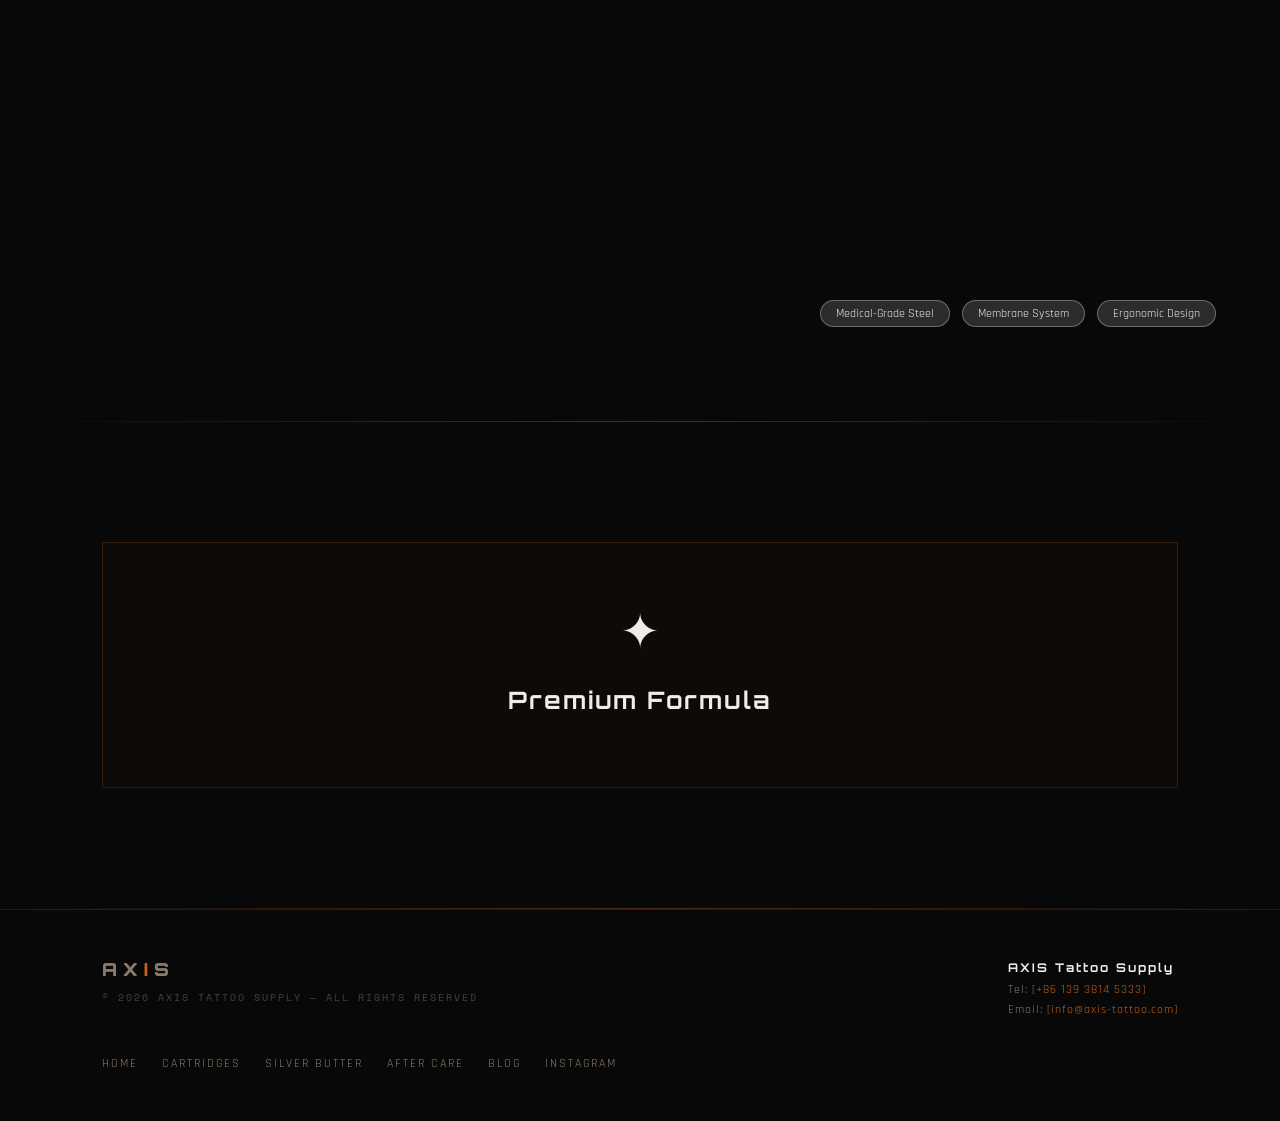
<file: after-care.html>
<!DOCTYPE html>
<html lang="en">
<head>
<meta charset="UTF-8">
<meta name="viewport" content="width=device-width, initial-scale=1.0">
<title>Tattoo Aftercare Cream — Premium Healing Formula | AXIS</title>
<link rel="preconnect" href="https://fonts.googleapis.com">
<link href="https://fonts.googleapis.com/css2?family=Orbitron:wght@400;700;900&family=Rajdhani:wght@300;400;500;600&family=Space+Mono&display=swap" rel="stylesheet">
<meta name="description" content="AXIS premium tattoo aftercare cream soothes, protects and speeds healing of fresh tattoos while keeping colours vivid — a light, professional-grade formula.">
<link rel="canonical" href="https://www.axis-tattoo.com/after-care.html">
<meta name="robots" content="index, follow, max-image-preview:large, max-snippet:-1, max-video-preview:-1">
<meta name="theme-color" content="#080808">
<meta name="author" content="AXIS">
<link rel="icon" href="/favicon.svg" type="image/svg+xml">
<link rel="apple-touch-icon" href="/axis-logo.png">
<!-- Open Graph -->
<meta property="og:type" content="product">
<meta property="og:site_name" content="AXIS">
<meta property="og:title" content="Tattoo Aftercare Cream — Premium Healing Formula | AXIS">
<meta property="og:description" content="AXIS premium tattoo aftercare cream soothes, protects and speeds healing of fresh tattoos while keeping colours vivid — a light, professional-grade formula.">
<meta property="og:url" content="https://www.axis-tattoo.com/after-care.html">
<meta property="og:image" content="https://www.axis-tattoo.com/og-image.jpg">
<meta property="og:image:width" content="1200">
<meta property="og:image:height" content="630">
<meta property="og:locale" content="en_US">
<!-- Twitter -->
<meta name="twitter:card" content="summary_large_image">
<meta name="twitter:title" content="Tattoo Aftercare Cream — Premium Healing Formula | AXIS">
<meta name="twitter:description" content="AXIS premium tattoo aftercare cream soothes, protects and speeds healing of fresh tattoos while keeping colours vivid — a light, professional-grade formula.">
<meta name="twitter:image" content="https://www.axis-tattoo.com/og-image.jpg">
<!-- Google Search Console verification — replace the token, or verify via DNS / HTML file instead -->
<meta name="google-site-verification" content="REPLACE_WITH_GSC_VERIFICATION_TOKEN">
<!-- Google Analytics 4 — replace G-XXXXXXXXXX with your real GA4 Measurement ID -->
<script async src="https://www.googletagmanager.com/gtag/js?id=G-XXXXXXXXXX"></script>
<script>
  window.dataLayer = window.dataLayer || [];
  function gtag(){dataLayer.push(arguments);}
  gtag('js', new Date());
  gtag('config', 'G-XXXXXXXXXX');
</script>
<script src="translations.js"></script>
<link rel="stylesheet" href="enhance.css">
<script src="protect.js"></script>
<style>
  *, *::before, *::after { margin: 0; padding: 0; box-sizing: border-box; }
  :root {
    --black: #080808;
    --deep: #0d0a07;
    --amber: #c8601a;
    --amber-bright: #e87730;
    --white: #f0ece6;
    --dim: #8a7a6a;
    --line: rgba(200,96,26,0.2);
  }
  html { scroll-behavior: smooth; }
  body {
    background: var(--black);
    color: var(--white);
    font-family: 'Rajdhani', sans-serif;
  }
  nav {
    position: fixed; top: 0; left: 0; right: 0;
    z-index: 100;
    display: flex; align-items: center; justify-content: space-between;
    padding: 24px 48px;
    background: linear-gradient(to bottom, rgba(8,8,8,0.95), transparent);
  }
  .nav-logo {
    font-family: 'Orbitron', sans-serif;
    font-size: 20px;
    font-weight: 900;
    letter-spacing: 4px;
    color: var(--white);
    text-decoration: none;
  }
  .nav-logo span { color: var(--amber-bright); }
  .nav-center {
    display: flex; gap: 48px; list-style: none;
  }
  .nav-center a {
    font-size: 12px;
    font-weight: 500;
    letter-spacing: 3px;
    text-transform: uppercase;
    color: var(--dim);
    text-decoration: none;
    transition: color 0.3s;
  }
  .nav-center a:hover { color: var(--amber-bright); }
  .nav-center a[aria-current="page"] { color: var(--amber-bright); }
  .nav-right { display: flex; align-items: center; gap: 16px; }
  select {
    background: transparent;
    border: 1px solid var(--amber);
    color: var(--white);
    font-family: 'Rajdhani', sans-serif;
    font-size: 11px;
    padding: 6px 10px;
    cursor: pointer;
    letter-spacing: 2px;
  }
  select option { background: var(--black); color: var(--white); }
  
  .hero-video {
    position: relative;
    width: 100%;
    height: 50vh;
    margin-top: 80px;
    overflow: hidden;
    display: flex;
    align-items: center;
    justify-content: flex-start;
    padding-left: 8vw;
  }
  .hero-video video {
    width: 100%;
    height: 100%;
    object-fit: cover;
    position: absolute;
    inset: 0;
  }
  .hero-overlay {
    position: absolute;
    inset: 0;
    /* Darken the top and bottom bands (where text sits) and keep the middle
       of the video clear, instead of one flat side-gradient. */
    background:
      linear-gradient(to bottom, rgba(4,2,1,0.72) 0%, rgba(4,2,1,0) 26%, rgba(4,2,1,0) 62%, rgba(4,2,1,0.85) 100%),
      linear-gradient(105deg, rgba(4,2,1,0.40) 0%, rgba(4,2,1,0) 55%);
  }
  /* Overlay spans the whole frame; the pieces are placed in different zones. */
  .hero-content {
    position: absolute;
    inset: 0;
    z-index: 2;
    pointer-events: none;
  }
  .hero-content > * { pointer-events: auto; }
  .hero-subtitle {
    position: absolute;
    top: 12%;
    left: 8vw;
    margin: 0;
    font-family: 'Space Mono', monospace;
    font-size: 13px;
    letter-spacing: 4px;
    text-transform: lowercase;
    color: var(--amber);
    text-shadow: 0 2px 18px rgba(0,0,0,0.85);
  }
  .hero-title {
    position: absolute;
    bottom: 11%;
    right: 8vw;
    max-width: 80%;
    margin: 0;
    text-align: right;
    font-family: 'Orbitron', sans-serif;
    font-size: clamp(44px, 6vw, 80px);
    font-weight: 900;
    letter-spacing: -1px;
    color: var(--white);
    line-height: 0.9;
    text-shadow: 0 4px 28px rgba(0,0,0,0.8);
  }
  @media (max-width: 768px) {
    .hero-subtitle { top: 14%; left: 24px; }
    .hero-title { right: auto; left: 24px; bottom: 12%; text-align: left; max-width: calc(100% - 48px); }
  }
  
  .section {
    padding: 120px 8vw;
  }
  .section-label {
    font-family: 'Space Mono', monospace;
    font-size: 11px;
    letter-spacing: 4px;
    color: var(--amber);
    text-transform: uppercase;
    margin-bottom: 16px;
    display: flex; align-items: center; gap: 12px;
  }
  .section-label::before {
    content: '';
    display: block;
    width: 24px; height: 1px;
    background: var(--amber);
  }
  .section-title {
    font-family: 'Orbitron', sans-serif;
    font-size: clamp(28px, 4vw, 48px);
    font-weight: 700;
    margin-bottom: 64px;
    line-height: 1.1;
  }
  .section-title em { font-style: normal; color: var(--amber-bright); }
  .gallery-grid {
    display: grid;
    grid-template-columns: repeat(auto-fit, minmax(300px, 1fr));
    gap: 24px;
    margin-bottom: 80px;
  }
  .gallery-item {
    position: relative;
    aspect-ratio: 1 / 1;
    background: var(--deep);
    border: 1px solid var(--line);
    overflow: hidden;
  }
  .gallery-item img {
    width: 100%;
    height: 100%;
    object-fit: cover;
    transition: transform 0.3s;
  }
  .gallery-item:hover img { transform: scale(1.05); }
  .product-card {
    background: var(--deep);
    border: 1px solid var(--line);
    padding: 60px 48px;
    position: relative;
    overflow: hidden;
    text-align: center;
    transition: border-color 0.3s, transform 0.3s;
  }
  .product-card::before {
    content: '';
    position: absolute; top: 0; left: 0; right: 0;
    height: 2px;
    background: linear-gradient(90deg, transparent, var(--amber-bright), transparent);
    transform: scaleX(0);
    transition: transform 0.4s;
  }
  .product-card:hover::before { transform: scaleX(1); }
  .product-card:hover {
    border-color: rgba(200,96,26,0.5);
    transform: translateY(-4px);
  }
  .product-icon {
    font-size: 48px;
    margin-bottom: 20px;
    display: block;
  }
  .product-name {
    font-family: 'Orbitron', sans-serif;
    font-size: 24px;
    font-weight: 700;
    margin-bottom: 12px;
    letter-spacing: 2px;
  }
  .product-tag {
    display: inline-block;
    font-family: 'Space Mono', monospace;
    font-size: 11px;
    letter-spacing: 2px;
    color: var(--amber);
    border: 1px solid var(--amber);
    padding: 6px 16px;
    text-transform: uppercase;
    margin-right: 8px;
  }
  .divider { height: 1px; background: linear-gradient(90deg, transparent, var(--amber), transparent); margin: 0; opacity: 0.4; }
  footer {
    border-top: 1px solid var(--line);
    padding: 48px 8vw;
    display: flex;
    align-items: center;
    justify-content: space-between;
  }
  .footer-logo {
    font-family: 'Orbitron', sans-serif;
    font-size: 18px;
    font-weight: 900;
    letter-spacing: 6px;
    color: var(--dim);
  }
  .footer-logo span { color: var(--amber); }
  .footer-copy {
    font-family: 'Space Mono', monospace;
    font-size: 10px;
    letter-spacing: 2px;
    color: rgba(138,122,106,0.5);
    text-transform: uppercase;
  }
  .footer-links { display: flex; gap: 24px; list-style: none; }
  .footer-links a {
    font-size: 12px;
    letter-spacing: 2px;
    color: var(--dim);
    text-decoration: none;
    text-transform: uppercase;
    transition: color 0.3s;
  }
  .footer-links a:hover { color: var(--amber-bright); }
  @media (max-width: 768px) {
    nav { padding: 16px 20px; flex-wrap: wrap; gap: 10px 16px; justify-content: center; }
    .nav-logo { order: 1; }
    .nav-right { order: 2; }
    .nav-center { order: 3; width: 100%; display: flex; flex-wrap: wrap; justify-content: center; gap: 14px 22px; font-size: 11px; letter-spacing: 2px; }
    .section { padding: 80px 24px; }
    .gallery-grid { grid-template-columns: repeat(2, 1fr); }
    footer { flex-direction: column; gap: 24px; text-align: center; }
  }

  /* --- SEO footer additions --- */
  footer { flex-wrap: wrap; gap: 32px; align-items: flex-start; }
  .footer-brand { display: flex; flex-direction: column; gap: 10px; }
  .footer-nap { font-style: normal; font-size: 12px; line-height: 1.7; letter-spacing: 1px; color: var(--dim); max-width: 300px; }
  .footer-nap strong { color: var(--white); letter-spacing: 2px; font-family: 'Orbitron', sans-serif; }
  .footer-nap a { color: var(--amber); text-decoration: none; }
  .footer-nap a:hover { color: var(--amber-bright); }
  .footer-map { flex-basis: 100%; margin-top: 8px; }
  @media (max-width: 768px) { footer { flex-direction: column; text-align: left; align-items: stretch; } }
</style>
<script type="application/ld+json">{"@context": "https://schema.org", "@type": "Organization", "name": "AXIS", "alternateName": "AXIS Tattoo Supply", "url": "https://www.axis-tattoo.com/", "logo": "https://www.axis-tattoo.com/axis-logo.png", "description": "AXIS engineers professional tattoo supplies: precision cartridge needles, Silver Butter glide and premium aftercare."}</script>
<script type="application/ld+json">{"@context": "https://schema.org", "@type": "Product", "name": "AXIS Tattoo Aftercare Cream", "image": ["https://www.axis-tattoo.com/axis-tattoo-aftercare-cream-1.webp", "https://www.axis-tattoo.com/axis-tattoo-aftercare-cream-2.webp", "https://www.axis-tattoo.com/axis-tattoo-aftercare-cream-3.webp"], "description": "AXIS premium tattoo aftercare cream soothes, protects and speeds healing of fresh tattoos while keeping colours vivid \u2014 a light, professional-grade formula.", "brand": {"@type": "Brand", "name": "AXIS"}, "category": "Tattoo Supplies"}</script>
<script type="application/ld+json">{"@context": "https://schema.org", "@type": "BreadcrumbList", "itemListElement": [{"@type": "ListItem", "position": 1, "name": "Home", "item": "https://www.axis-tattoo.com/"}, {"@type": "ListItem", "position": 2, "name": "After Care", "item": "https://www.axis-tattoo.com/after-care.html"}]}</script>
</head>
<body>

<nav>
  <a href="index.html" class="nav-logo">AX<span>I</span>S</a>
  <button class="nav-toggle" id="navToggle" aria-label="Toggle navigation" aria-expanded="false" aria-controls="navCenter">
    <span></span><span></span><span></span>
  </button>
  <ul class="nav-center" id="navCenter" role="list">
    <li><a href="index.html" data-i18n="home">Home</a></li>
    <li><a href="cartridges.html" data-i18n="cartridges">Cartridges</a></li>
    <li><a href="silver-butter.html" data-i18n="silverButter">Silver Butter</a></li>
    <li><a href="after-care.html" data-i18n="afterCare" aria-current="page">After Care</a></li>
    <li><a href="blog.html" data-i18n="blog">Blog</a></li>
  </ul>
  <div class="nav-right">
    <select data-lang-select onchange="setLanguage(this.value)" aria-label="Select language">
      <option value="en">EN</option>
      <option value="ru">РУ</option>
      <option value="es">ES</option>
      <option value="tr">TR</option>
      <option value="pt">PT</option>
      <option value="fr">FR</option>
      <option value="de">DE</option>
    </select>
  </div>
</nav>

<div class="hero-video">
  <video autoplay muted loop playsinline poster="poster-aftercare.jpg" preload="auto">
    <source src="hero after tattoo.mp4" type="video/mp4">
  </video>
  <div class="hero-overlay"></div>
  <div class="hero-content">
    <div class="hero-title">built.to.evolve</div>
    <div class="hero-subtitle" data-i18n="afterCare">After Care</div>
  </div>
</div>

<section class="section">
  <div class="section-label" data-i18n="afterCareSubtitle">Healing & Protection</div>
  <h1 class="section-title"><span data-i18n="afterCareTitle">After Care</span></h1>
  
  <div class="gallery-grid">
    <div class="gallery-item"><img src="axis-tattoo-aftercare-cream-1.webp" alt="AXIS premium tattoo aftercare cream" width="1200" height="1200" loading="lazy" decoding="async"></div>
    <div class="gallery-item"><img src="axis-tattoo-aftercare-cream-2.webp" alt="Texture of AXIS tattoo aftercare cream" width="1200" height="1200" loading="lazy" decoding="async"></div>
    <div class="gallery-item"><img src="axis-tattoo-aftercare-cream-3.webp" alt="AXIS aftercare cream for healing fresh tattoos" width="1200" height="1200" loading="lazy" decoding="async"></div>
   
  </div>
</section>
<!-- Aftercare feature video with overlaid caption (stacks below clip on mobile) -->
<div class="media-block">
    <video autoplay muted loop playsinline preload="metadata">
        <source src="HERO AFTER.mp4" type="video/mp4">
    </video>
    <div class="media-caption">
        <h2 class="lead" data-i18n="cartVideoTitle">AXIS PROFESSIONAL CARTRIDGES</h2>
        <p data-i18n="cartVideoDesc">Engineered for ultimate precision and superior ink flow.</p>
    </div>
    <div class="media-badges">
        <span data-i18n="pillSteel">MEDICAL-GRADE STEEL</span>
        <span data-i18n="pillMembrane">MEMBRANE SYSTEM</span>
        <span data-i18n="pillErgonomic">ERGONOMIC DESIGN</span>
    </div>
</div>
<!-- End feature video -->
<div class="divider"></div>

<section class="section">
  <div class="product-card">
    <span class="product-icon">✦</span>
    <h2 class="product-name" data-i18n="premiumFormula">Premium Formula</h2>
  </div>
</section>

<div class="divider"></div>

<footer>
  <div class="footer-brand">
    <div class="footer-logo">AX<span>I</span>S</div>
    <div class="footer-copy" data-i18n="copyright">© 2026 AXIS Tattoo Supply — All Rights Reserved</div>
  </div>
  <address class="footer-nap">
    <!-- NAP (Name / Address / Phone) — replace the bracketed placeholders with your real details -->
    <strong>AXIS Tattoo Supply</strong><br>
    Tel: <a href="tel:[+8613938145333]">[+86 139 3814 5333]</a><br>
    Email: <a href="mailto:[info@axis-tattoo.com]">[info@axis-tattoo.com]</a>
  </address>
  <ul class="footer-links">
    <li><a href="index.html" data-i18n="home">Home</a></li>
    <li><a href="cartridges.html" data-i18n="cartridges">Cartridges</a></li>
    <li><a href="silver-butter.html" data-i18n="silverButter">Silver Butter</a></li>
    <li><a href="after-care.html" data-i18n="afterCare">After Care</a></li>
    <li><a href="blog.html" data-i18n="blog">Blog</a></li>
    <li><a href="https://instagram.com/axis.cartridges/" rel="noopener" target="_blank" data-i18n="instagram">Instagram</a></li>
  </ul>
  <!-- GOOGLE MAP (Local SEO): only if AXIS has a physical walk-in location.
       In Google Maps: search your studio > Share > Embed a map > copy the iframe and
       paste it here (replacing the placeholder src), then remove the comment markers. -->
  <!--
  <div class="footer-map">
    <iframe title="AXIS Tattoo Supply location" width="100%" height="220" style="border:0;"
      loading="lazy" referrerpolicy="no-referrer-when-downgrade"
      src="https://www.google.com/maps/embed?pb=REPLACE_WITH_YOUR_EMBED"></iframe>
  </div>
  -->
</footer>


<script>
/* Mobile nav toggle */
(function(){
  var btn = document.getElementById('navToggle');
  var menu = document.getElementById('navLinks') || document.getElementById('navCenter');
  if(!btn || !menu) return;
  btn.addEventListener('click', function(){
    var open = menu.classList.toggle('nav-open');
    btn.setAttribute('aria-expanded', open ? 'true' : 'false');
    document.body.style.overflow = open ? 'hidden' : '';
  });
  menu.querySelectorAll('a').forEach(function(a){
    a.addEventListener('click', function(){
      menu.classList.remove('nav-open');
      btn.setAttribute('aria-expanded', 'false');
      document.body.style.overflow = '';
    });
  });
})();
</script>
</body>
</html>
</file>
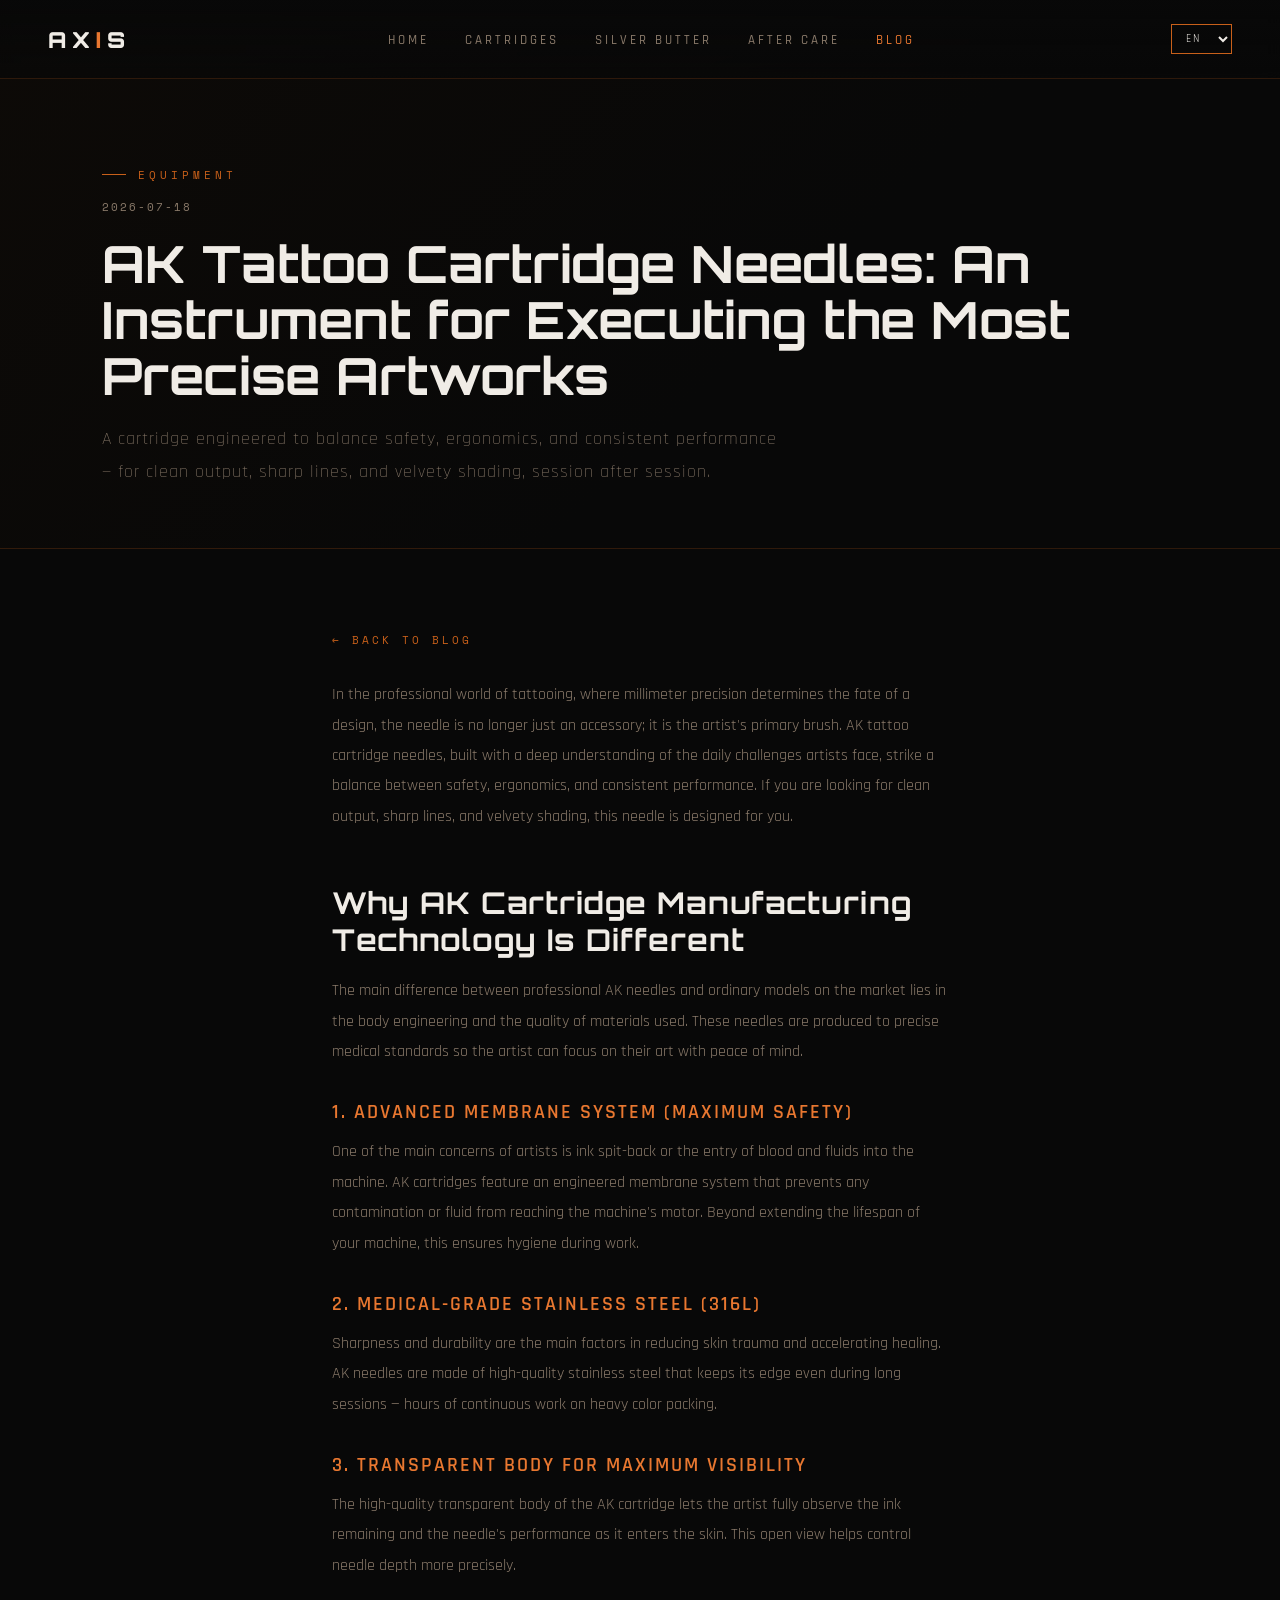
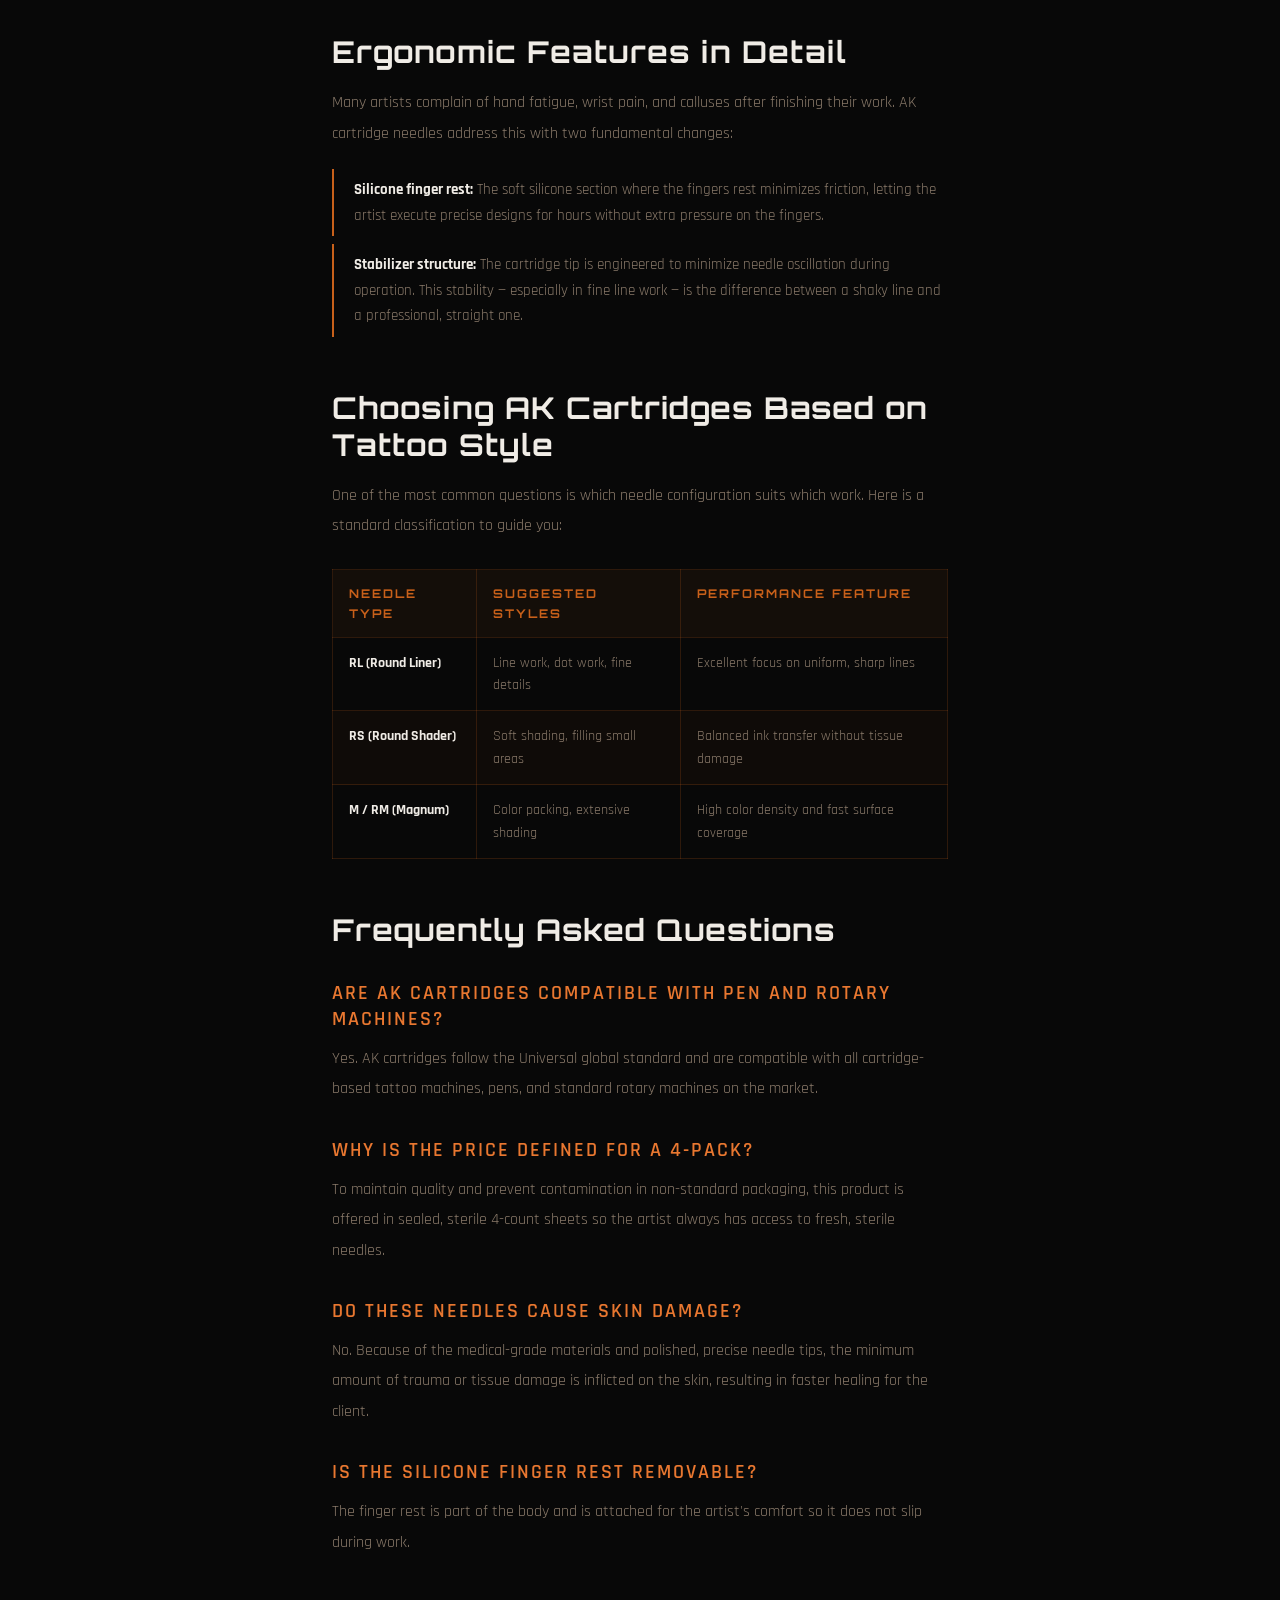
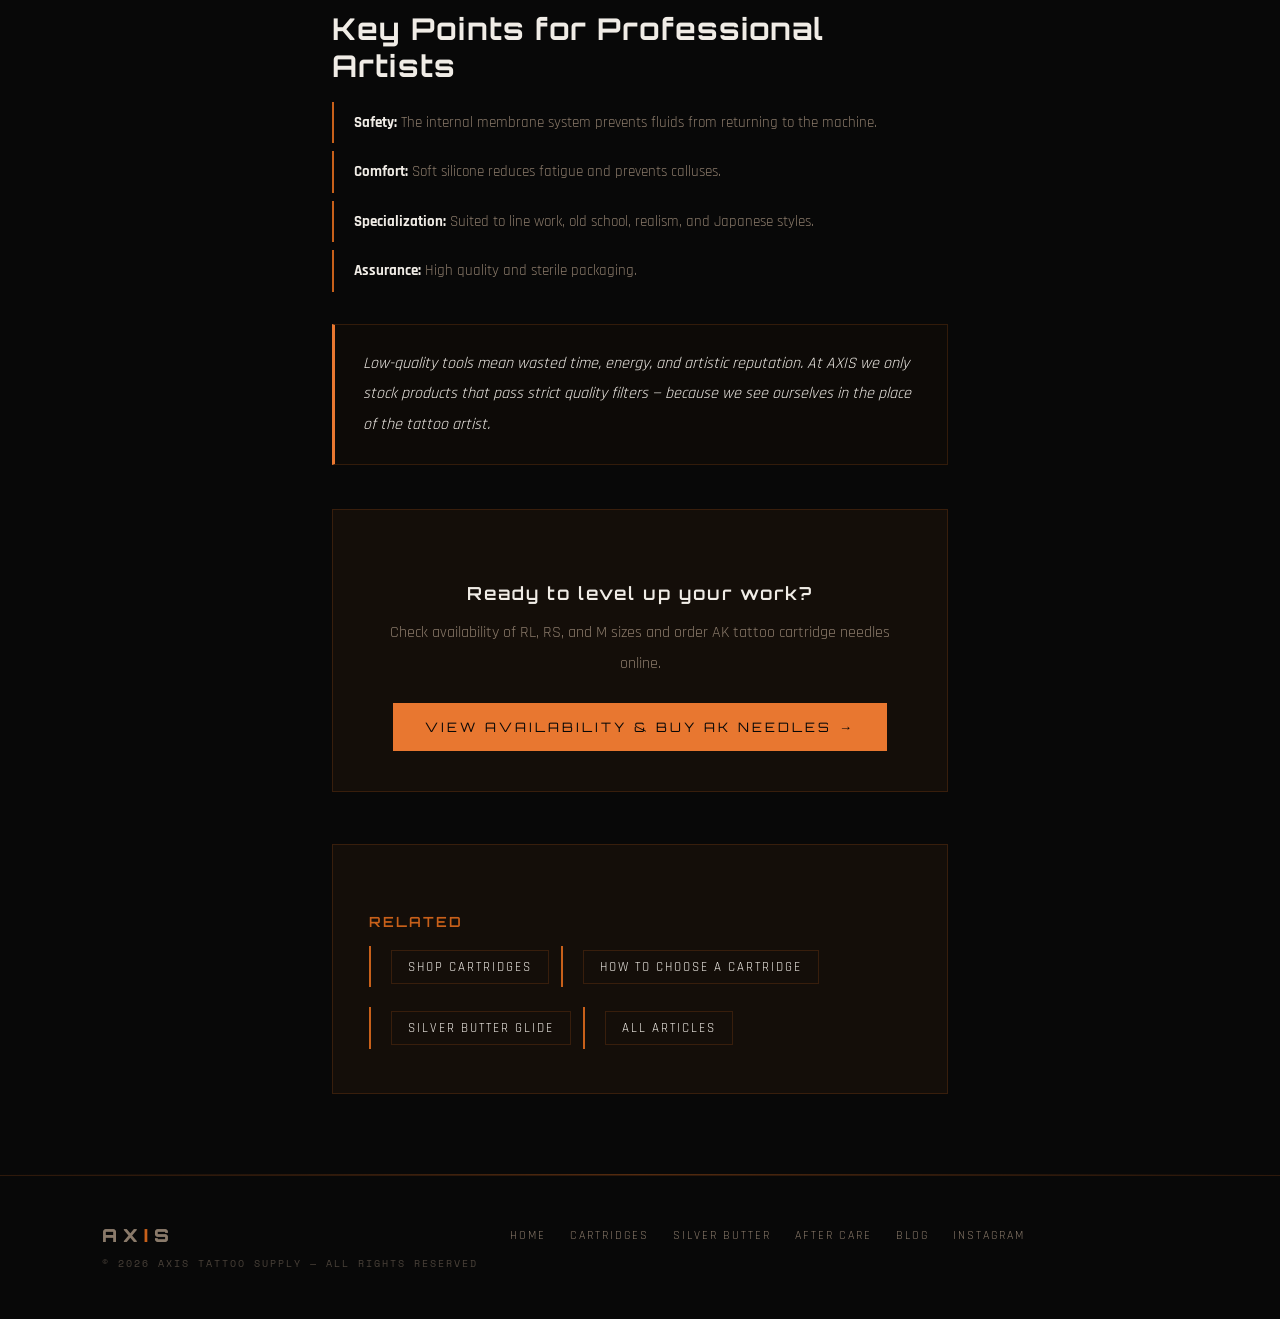
<file: blog-ak-tattoo-cartridge-needles.html>
<!DOCTYPE html>
<html lang="en">
<head>
<meta charset="UTF-8">
<meta name="viewport" content="width=device-width, initial-scale=1.0">
<title>AK Tattoo Cartridge Needles: An Instrument for the Most Precise Artworks | AXIS</title>
<link rel="preconnect" href="https://fonts.googleapis.com">
<link href="https://fonts.googleapis.com/css2?family=Orbitron:wght@400;700;900&family=Rajdhani:wght@300;400;500;600&family=Space+Mono&display=swap" rel="stylesheet">
<meta name="description" content="AK tattoo cartridge needles combine an advanced membrane system, 316L medical-grade steel, and an ergonomic silicone finger rest for precise linework, shading, and color packing.">
<link rel="canonical" href="https://www.axis-tattoo.com/blog-ak-tattoo-cartridge-needles.html">
<meta name="robots" content="index, follow, max-image-preview:large, max-snippet:-1">
<meta name="theme-color" content="#080808">
<meta name="author" content="AXIS Tattoo Supply">
<link rel="icon" href="/favicon.svg" type="image/svg+xml">
<link rel="apple-touch-icon" href="/axis-logo.png">
<meta property="og:type" content="article">
<meta property="og:site_name" content="AXIS">
<meta property="og:title" content="AK Tattoo Cartridge Needles: An Instrument for the Most Precise Artworks | AXIS">
<meta property="og:description" content="AK tattoo cartridge needles combine an advanced membrane system, 316L medical-grade steel, and an ergonomic silicone finger rest for precise linework, shading, and color packing.">
<meta property="og:url" content="https://www.axis-tattoo.com/blog-ak-tattoo-cartridge-needles.html">
<meta property="og:image" content="https://www.axis-tattoo.com/og-image.jpg">
<meta property="og:image:width" content="1200">
<meta property="og:image:height" content="630">
<meta property="og:locale" content="en_US">
<meta name="twitter:card" content="summary_large_image">
<meta name="twitter:title" content="AK Tattoo Cartridge Needles: An Instrument for the Most Precise Artworks | AXIS">
<meta name="twitter:description" content="AK tattoo cartridge needles combine an advanced membrane system, 316L medical-grade steel, and an ergonomic silicone finger rest for precise linework, shading, and color packing.">
<meta name="twitter:image" content="https://www.axis-tattoo.com/og-image.jpg">
<script type="application/ld+json">
{"@context":"https://schema.org","@type":"BreadcrumbList","itemListElement":[
  {"@type":"ListItem","position":1,"name":"Home","item":"https://www.axis-tattoo.com/"},
  {"@type":"ListItem","position":2,"name":"Blog","item":"https://www.axis-tattoo.com/blog.html"},
  {"@type":"ListItem","position":3,"name":"AK Tattoo Cartridge Needles: An Instrument for the Most Precise Artworks","item":"https://www.axis-tattoo.com/blog-ak-tattoo-cartridge-needles.html"}
]}</script>
<script type="application/ld+json">
{"@context":"https://schema.org","@type":"Article","headline":"AK Tattoo Cartridge Needles: An Instrument for Executing the Most Precise Artworks","description":"AK tattoo cartridge needles combine an advanced membrane system, 316L medical-grade steel, and an ergonomic silicone finger rest for precise linework, shading, and color packing.","datePublished":"2026-07-18","dateModified":"2026-07-18","author":{"@type":"Organization","name":"AXIS Tattoo Supply"},"publisher":{"@type":"Organization","name":"AXIS Tattoo Supply","logo":{"@type":"ImageObject","url":"https://www.axis-tattoo.com/axis-logo.png"}},"mainEntityOfPage":"https://www.axis-tattoo.com/blog-ak-tattoo-cartridge-needles.html","image":"https://www.axis-tattoo.com/og-image.jpg"}
</script>
<script type="application/ld+json">
{"@context":"https://schema.org","@type":"FAQPage","mainEntity":[
  {"@type":"Question","name":"Are AK cartridges compatible with pen and rotary machines?","acceptedAnswer":{"@type":"Answer","text":"Yes. AK cartridges follow the Universal global standard and are compatible with all cartridge-based tattoo machines, pens, and standard rotary machines on the market."}},
  {"@type":"Question","name":"Why is the price of these needles defined for a 4-pack?","acceptedAnswer":{"@type":"Answer","text":"To maintain quality and prevent contamination in non-standard packaging, the product is offered in sealed, sterile 4-count sheets so the artist always has fresh, sterile needles."}},
  {"@type":"Question","name":"Do these needles cause skin damage?","acceptedAnswer":{"@type":"Answer","text":"No. Medical-grade materials and polished, precise needle tips inflict the minimum trauma or tissue damage on the skin, resulting in faster healing for the client."}},
  {"@type":"Question","name":"Is the silicone finger rest removable?","acceptedAnswer":{"@type":"Answer","text":"The finger rest is part of the body and is attached for the artist's comfort so it does not slip during work."}}
]}
</script>
<script src="translations.js"></script>
<link rel="stylesheet" href="enhance.css">
<style>
  *,*::before,*::after{margin:0;padding:0;box-sizing:border-box;}
  :root{--black:#080808;--deep:#0d0a07;--amber:#c8601a;--amber-bright:#e87730;--amber-glow:#ff9040;--white:#f0ece6;--dim:#8a7a6a;--line:rgba(200,96,26,0.2);}
  html{scroll-behavior:smooth;}
  body{background:var(--black);color:var(--white);font-family:'Rajdhani',sans-serif;overflow-x:hidden;}
  nav{position:fixed;top:0;left:0;right:0;z-index:100;display:flex;align-items:center;justify-content:space-between;padding:24px 48px;background:linear-gradient(to bottom,rgba(8,8,8,0.97),rgba(8,8,8,0.6));backdrop-filter:blur(8px);-webkit-backdrop-filter:blur(8px);border-bottom:1px solid var(--line);}
  .nav-logo{font-family:'Orbitron',sans-serif;font-size:22px;font-weight:900;letter-spacing:6px;color:var(--white);text-decoration:none;}
  .nav-logo span{color:var(--amber-bright);}
  .nav-links{display:flex;gap:36px;list-style:none;}
  .nav-links a{font-family:'Rajdhani',sans-serif;font-size:13px;font-weight:500;letter-spacing:3px;text-transform:uppercase;color:var(--dim);text-decoration:none;transition:color 0.3s;}
  .nav-links a:hover,.nav-links a[aria-current="page"]{color:var(--amber-bright);}
  .nav-right{display:flex;align-items:center;gap:16px;}
  select{background:transparent;border:1px solid var(--amber);color:var(--white);font-family:'Rajdhani',sans-serif;font-size:11px;padding:6px 10px;cursor:pointer;letter-spacing:2px;}
  select option{background:var(--black);color:var(--white);}
  .article-hero{padding:160px 8vw 60px;background:linear-gradient(135deg,#0d0a07 0%,#080808 60%);border-bottom:1px solid var(--line);}
  .article-cat{font-family:'Space Mono',monospace;font-size:11px;letter-spacing:4px;color:var(--amber);text-transform:uppercase;margin-bottom:16px;display:inline-flex;align-items:center;gap:12px;}
  .article-cat::before{content:'';display:block;width:24px;height:1px;background:var(--amber);}
  .article-date{font-family:'Space Mono',monospace;font-size:11px;color:var(--dim);letter-spacing:2px;margin-bottom:20px;}
  .article-hero h1{font-family:'Orbitron',sans-serif;font-size:clamp(26px,4vw,52px);font-weight:700;line-height:1.1;margin-bottom:20px;}
  .article-hero .lead{font-size:18px;color:var(--dim);max-width:680px;line-height:1.8;font-weight:300;letter-spacing:1px;}
  .article-body{max-width:820px;margin:0 auto;padding:80px 8vw;}
  .article-body h2{font-family:'Orbitron',sans-serif;font-size:clamp(20px,3vw,30px);font-weight:700;margin:52px 0 18px;color:var(--white);letter-spacing:1px;}
  .article-body h3{font-family:'Rajdhani',sans-serif;font-size:20px;font-weight:600;margin:32px 0 12px;color:var(--amber-bright);letter-spacing:2px;text-transform:uppercase;}
  .article-body p{font-size:16px;line-height:1.9;color:var(--dim);margin-bottom:20px;}
  .article-body strong{color:var(--white);}
  .article-body ul{list-style:none;margin:0 0 20px;padding:0;}
  .article-body ul li{padding:8px 0 8px 20px;border-left:2px solid var(--amber);margin-bottom:8px;color:var(--dim);font-size:15px;line-height:1.7;}
  .article-body ul li strong{color:var(--white);}
  .spec-table{width:100%;border-collapse:collapse;margin:28px 0;font-size:14px;}
  .spec-table th,.spec-table td{text-align:left;padding:14px 16px;border:1px solid var(--line);vertical-align:top;line-height:1.6;}
  .spec-table thead th{font-family:'Orbitron',sans-serif;font-size:12px;letter-spacing:2px;text-transform:uppercase;color:var(--amber);background:rgba(200,96,26,0.06);}
  .spec-table tbody td{color:var(--dim);}
  .spec-table tbody td strong{color:var(--white);}
  .spec-table tbody tr:nth-child(even){background:rgba(200,96,26,0.03);}
  .tip-box{background:var(--deep);border:1px solid var(--line);border-left:3px solid var(--amber-bright);padding:24px 28px;margin:32px 0;}
  .tip-box p{margin:0;color:var(--white);font-style:italic;}
  .cta-box{margin:44px 0 0;padding:40px;background:rgba(200,96,26,0.06);border:1px solid var(--line);text-align:center;}
  .cta-box h3{font-family:'Orbitron',sans-serif;font-size:18px;letter-spacing:2px;color:var(--white);margin-bottom:14px;text-transform:none;}
  .cta-box p{margin-bottom:24px;}
  .cta-btn{display:inline-block;font-family:'Orbitron',sans-serif;font-size:13px;letter-spacing:3px;text-transform:uppercase;color:var(--black);background:var(--amber-bright);text-decoration:none;padding:16px 32px;transition:all 0.3s;}
  .cta-btn:hover{background:var(--amber-glow);}
  .internal-links{margin:52px 0 0;padding:36px;background:rgba(200,96,26,0.06);border:1px solid var(--line);}
  .internal-links h3{font-family:'Orbitron',sans-serif;font-size:14px;letter-spacing:2px;color:var(--amber);margin-bottom:16px;}
  .internal-links ul{list-style:none;padding:0;margin:0;display:flex;flex-wrap:wrap;gap:12px;}
  .internal-links ul li a{font-family:'Rajdhani',sans-serif;font-size:13px;letter-spacing:2px;text-transform:uppercase;color:var(--white);text-decoration:none;border:1px solid var(--line);padding:8px 16px;transition:all 0.3s;}
  .internal-links ul li a:hover{border-color:var(--amber);color:var(--amber-bright);}
  .back-link{display:inline-flex;align-items:center;gap:8px;font-family:'Space Mono',monospace;font-size:11px;letter-spacing:3px;color:var(--amber);text-decoration:none;text-transform:uppercase;margin-bottom:32px;transition:color 0.3s;}
  .back-link:hover{color:var(--amber-bright);}
  .divider{height:1px;background:linear-gradient(90deg,transparent,var(--amber),transparent);opacity:0.4;margin:0;}
  footer{border-top:1px solid var(--line);padding:48px 8vw;display:flex;flex-wrap:wrap;gap:32px;align-items:flex-start;}
  .footer-brand{display:flex;flex-direction:column;gap:10px;}
  .footer-logo{font-family:'Orbitron',sans-serif;font-size:18px;font-weight:900;letter-spacing:6px;color:var(--dim);}
  .footer-logo span{color:var(--amber);}
  .footer-copy{font-family:'Space Mono',monospace;font-size:10px;letter-spacing:2px;color:rgba(138,122,106,0.5);text-transform:uppercase;}
  .footer-links{display:flex;gap:24px;list-style:none;flex-wrap:wrap;}
  .footer-links a{font-size:12px;letter-spacing:2px;color:var(--dim);text-decoration:none;text-transform:uppercase;transition:color 0.3s;}
  .footer-links a:hover{color:var(--amber-bright);}

  /* ── Hamburger nav ── */
  .nav-toggle {
    display: none;
    flex-direction: column;
    justify-content: center;
    gap: 5px;
    background: transparent;
    border: none;
    cursor: pointer;
    padding: 8px 4px;
    z-index: 201;
    flex-shrink: 0;
  }
  .nav-toggle span {
    display: block;
    width: 24px;
    height: 2px;
    background: var(--white);
    border-radius: 2px;
    transition: all 0.3s ease;
  }
  .nav-toggle[aria-expanded="true"] span:nth-child(1) { transform: translateY(7px) rotate(45deg); }
  .nav-toggle[aria-expanded="true"] span:nth-child(2) { opacity: 0; transform: scaleX(0); }
  .nav-toggle[aria-expanded="true"] span:nth-child(3) { transform: translateY(-7px) rotate(-45deg); }
  @media (max-width: 860px) {
    nav { padding: 14px 20px; background: rgba(8,8,8,0.98); backdrop-filter: blur(10px); -webkit-backdrop-filter: blur(10px); flex-wrap: nowrap; gap: 0; }
    .nav-toggle { display: flex; order: 3; }
    .nav-right { order: 2; }
    .nav-links, .nav-center {
      display: none;
      flex-direction: column;
      position: fixed;
      top: 0; left: 0; right: 0; bottom: 0;
      background: rgba(8,8,8,0.97);
      align-items: center;
      justify-content: center;
      gap: 28px;
      z-index: 199;
      list-style: none;
    }
    .nav-links.nav-open, .nav-center.nav-open { display: flex; }
    .nav-links a, .nav-center a { font-size: 16px; letter-spacing: 5px; color: var(--dim); }
    .nav-links a:hover, .nav-center a:hover,
    .nav-links a[aria-current="page"], .nav-center a[aria-current="page"] { color: var(--amber-bright); }
  }

  @media(max-width:860px){
    .article-hero{padding:120px 20px 50px;}
    .article-body{padding:50px 20px;}
    .spec-table th,.spec-table td{padding:10px 12px;font-size:13px;}
    .cta-box{padding:28px 20px;}
    footer{flex-direction:column;text-align:left;padding:40px 20px;}
  }
</style>
</head>
<body>
<nav>
  <a href="index.html" class="nav-logo">AX<span>I</span>S</a>
  <button class="nav-toggle" id="navToggle" aria-label="Toggle navigation" aria-expanded="false" aria-controls="navLinks">
    <span></span><span></span><span></span>
  </button>
  <ul class="nav-links" id="navLinks" role="list">
    <li><a href="index.html" data-i18n="home">Home</a></li>
    <li><a href="cartridges.html" data-i18n="cartridges">Cartridges</a></li>
    <li><a href="silver-butter.html" data-i18n="silverButter">Silver Butter</a></li>
    <li><a href="after-care.html" data-i18n="afterCare">After Care</a></li>
    <li><a href="blog.html" data-i18n="blog" aria-current="page">Blog</a></li>
  </ul>
  <div class="nav-right">
    <select data-lang-select onchange="setLanguage(this.value)" aria-label="Select language">
      <option value="en">EN</option>
      <option value="ru">РУ</option>
      <option value="es">ES</option>
      <option value="tr">TR</option>
      <option value="pt">PT</option>
      <option value="fr">FR</option>
      <option value="de">DE</option>
    </select>
  </div>
</nav>
<article>
  <header class="article-hero">
    <div class="article-cat">Equipment</div>
    <div class="article-date">2026-07-18</div>
    <h1>AK Tattoo Cartridge Needles: An Instrument for Executing the Most Precise Artworks</h1>
    <p class="lead">A cartridge engineered to balance safety, ergonomics, and consistent performance — for clean output, sharp lines, and velvety shading, session after session.</p>
  </header>
  <div class="article-body">
    <a href="blog.html" class="back-link">← Back to Blog</a>
    <p>In the professional world of tattooing, where millimeter precision determines the fate of a design, the needle is no longer just an accessory; it is the artist's primary brush. AK tattoo cartridge needles, built with a deep understanding of the daily challenges artists face, strike a balance between safety, ergonomics, and consistent performance. If you are looking for clean output, sharp lines, and velvety shading, this needle is designed for you.</p>

    <h2>Why AK Cartridge Manufacturing Technology Is Different</h2>
    <p>The main difference between professional AK needles and ordinary models on the market lies in the body engineering and the quality of materials used. These needles are produced to precise medical standards so the artist can focus on their art with peace of mind.</p>

    <h3>1. Advanced Membrane System (Maximum Safety)</h3>
    <p>One of the main concerns of artists is ink spit-back or the entry of blood and fluids into the machine. AK cartridges feature an engineered membrane system that prevents any contamination or fluid from reaching the machine's motor. Beyond extending the lifespan of your machine, this ensures hygiene during work.</p>

    <h3>2. Medical-Grade Stainless Steel (316L)</h3>
    <p>Sharpness and durability are the main factors in reducing skin trauma and accelerating healing. AK needles are made of high-quality stainless steel that keeps its edge even during long sessions — hours of continuous work on heavy color packing.</p>

    <h3>3. Transparent Body for Maximum Visibility</h3>
    <p>The high-quality transparent body of the AK cartridge lets the artist fully observe the ink remaining and the needle's performance as it enters the skin. This open view helps control needle depth more precisely.</p>

    <h2>Ergonomic Features in Detail</h2>
    <p>Many artists complain of hand fatigue, wrist pain, and calluses after finishing their work. AK cartridge needles address this with two fundamental changes:</p>
    <ul>
      <li><strong>Silicone finger rest:</strong> The soft silicone section where the fingers rest minimizes friction, letting the artist execute precise designs for hours without extra pressure on the fingers.</li>
      <li><strong>Stabilizer structure:</strong> The cartridge tip is engineered to minimize needle oscillation during operation. This stability — especially in fine line work — is the difference between a shaky line and a professional, straight one.</li>
    </ul>

    <h2>Choosing AK Cartridges Based on Tattoo Style</h2>
    <p>One of the most common questions is which needle configuration suits which work. Here is a standard classification to guide you:</p>
    <table class="spec-table">
      <thead>
        <tr><th>Needle Type</th><th>Suggested Styles</th><th>Performance Feature</th></tr>
      </thead>
      <tbody>
        <tr><td><strong>RL (Round Liner)</strong></td><td>Line work, dot work, fine details</td><td>Excellent focus on uniform, sharp lines</td></tr>
        <tr><td><strong>RS (Round Shader)</strong></td><td>Soft shading, filling small areas</td><td>Balanced ink transfer without tissue damage</td></tr>
        <tr><td><strong>M / RM (Magnum)</strong></td><td>Color packing, extensive shading</td><td>High color density and fast surface coverage</td></tr>
      </tbody>
    </table>

    <h2>Frequently Asked Questions</h2>
    <h3>Are AK cartridges compatible with pen and rotary machines?</h3>
    <p>Yes. AK cartridges follow the Universal global standard and are compatible with all cartridge-based tattoo machines, pens, and standard rotary machines on the market.</p>
    <h3>Why is the price defined for a 4-pack?</h3>
    <p>To maintain quality and prevent contamination in non-standard packaging, this product is offered in sealed, sterile 4-count sheets so the artist always has access to fresh, sterile needles.</p>
    <h3>Do these needles cause skin damage?</h3>
    <p>No. Because of the medical-grade materials and polished, precise needle tips, the minimum amount of trauma or tissue damage is inflicted on the skin, resulting in faster healing for the client.</p>
    <h3>Is the silicone finger rest removable?</h3>
    <p>The finger rest is part of the body and is attached for the artist's comfort so it does not slip during work.</p>

    <h2>Key Points for Professional Artists</h2>
    <ul>
      <li><strong>Safety:</strong> The internal membrane system prevents fluids from returning to the machine.</li>
      <li><strong>Comfort:</strong> Soft silicone reduces fatigue and prevents calluses.</li>
      <li><strong>Specialization:</strong> Suited to line work, old school, realism, and Japanese styles.</li>
      <li><strong>Assurance:</strong> High quality and sterile packaging.</li>
    </ul>

    <div class="tip-box"><p>Low-quality tools mean wasted time, energy, and artistic reputation. At AXIS we only stock products that pass strict quality filters — because we see ourselves in the place of the tattoo artist.</p></div>

    <div class="cta-box">
      <h3>Ready to level up your work?</h3>
      <p>Check availability of RL, RS, and M sizes and order AK tattoo cartridge needles online.</p>
      <a href="cartridges.html" class="cta-btn">View Availability &amp; Buy AK Needles →</a>
    </div>

    <div class="internal-links">
      <h3>Related</h3>
      <ul>
        <li><a href="cartridges.html">Shop Cartridges</a></li>
        <li><a href="blog-how-tattoo-artists-choose-cartridges.html">How to Choose a Cartridge</a></li>
        <li><a href="silver-butter.html">Silver Butter Glide</a></li>
        <li><a href="blog.html">All Articles</a></li>
      </ul>
    </div>
  </div>
</article>

<div class="divider"></div>
<footer>
  <div class="footer-brand">
    <div class="footer-logo">AX<span>I</span>S</div>
    <div class="footer-copy" data-i18n="copyright">© 2026 AXIS Tattoo Supply — All Rights Reserved</div>
  </div>
  <ul class="footer-links">
    <li><a href="index.html" data-i18n="home">Home</a></li>
    <li><a href="cartridges.html" data-i18n="cartridges">Cartridges</a></li>
    <li><a href="silver-butter.html" data-i18n="silverButter">Silver Butter</a></li>
    <li><a href="after-care.html" data-i18n="afterCare">After Care</a></li>
    <li><a href="blog.html" data-i18n="blog">Blog</a></li>
    <li><a href="https://instagram.com/axis.cartridges/" rel="noopener" target="_blank" data-i18n="instagram">Instagram</a></li>
  </ul>
</footer>

<script>
/* Mobile nav toggle */
(function(){
  var btn = document.getElementById('navToggle');
  var menu = document.getElementById('navLinks') || document.getElementById('navCenter');
  if(!btn || !menu) return;
  btn.addEventListener('click', function(){
    var open = menu.classList.toggle('nav-open');
    btn.setAttribute('aria-expanded', open ? 'true' : 'false');
    document.body.style.overflow = open ? 'hidden' : '';
  });
  menu.querySelectorAll('a').forEach(function(a){
    a.addEventListener('click', function(){
      menu.classList.remove('nav-open');
      btn.setAttribute('aria-expanded', 'false');
      document.body.style.overflow = '';
    });
  });
})();
</script>
<script src="protect.js"></script>
</body>
</html>
</file>
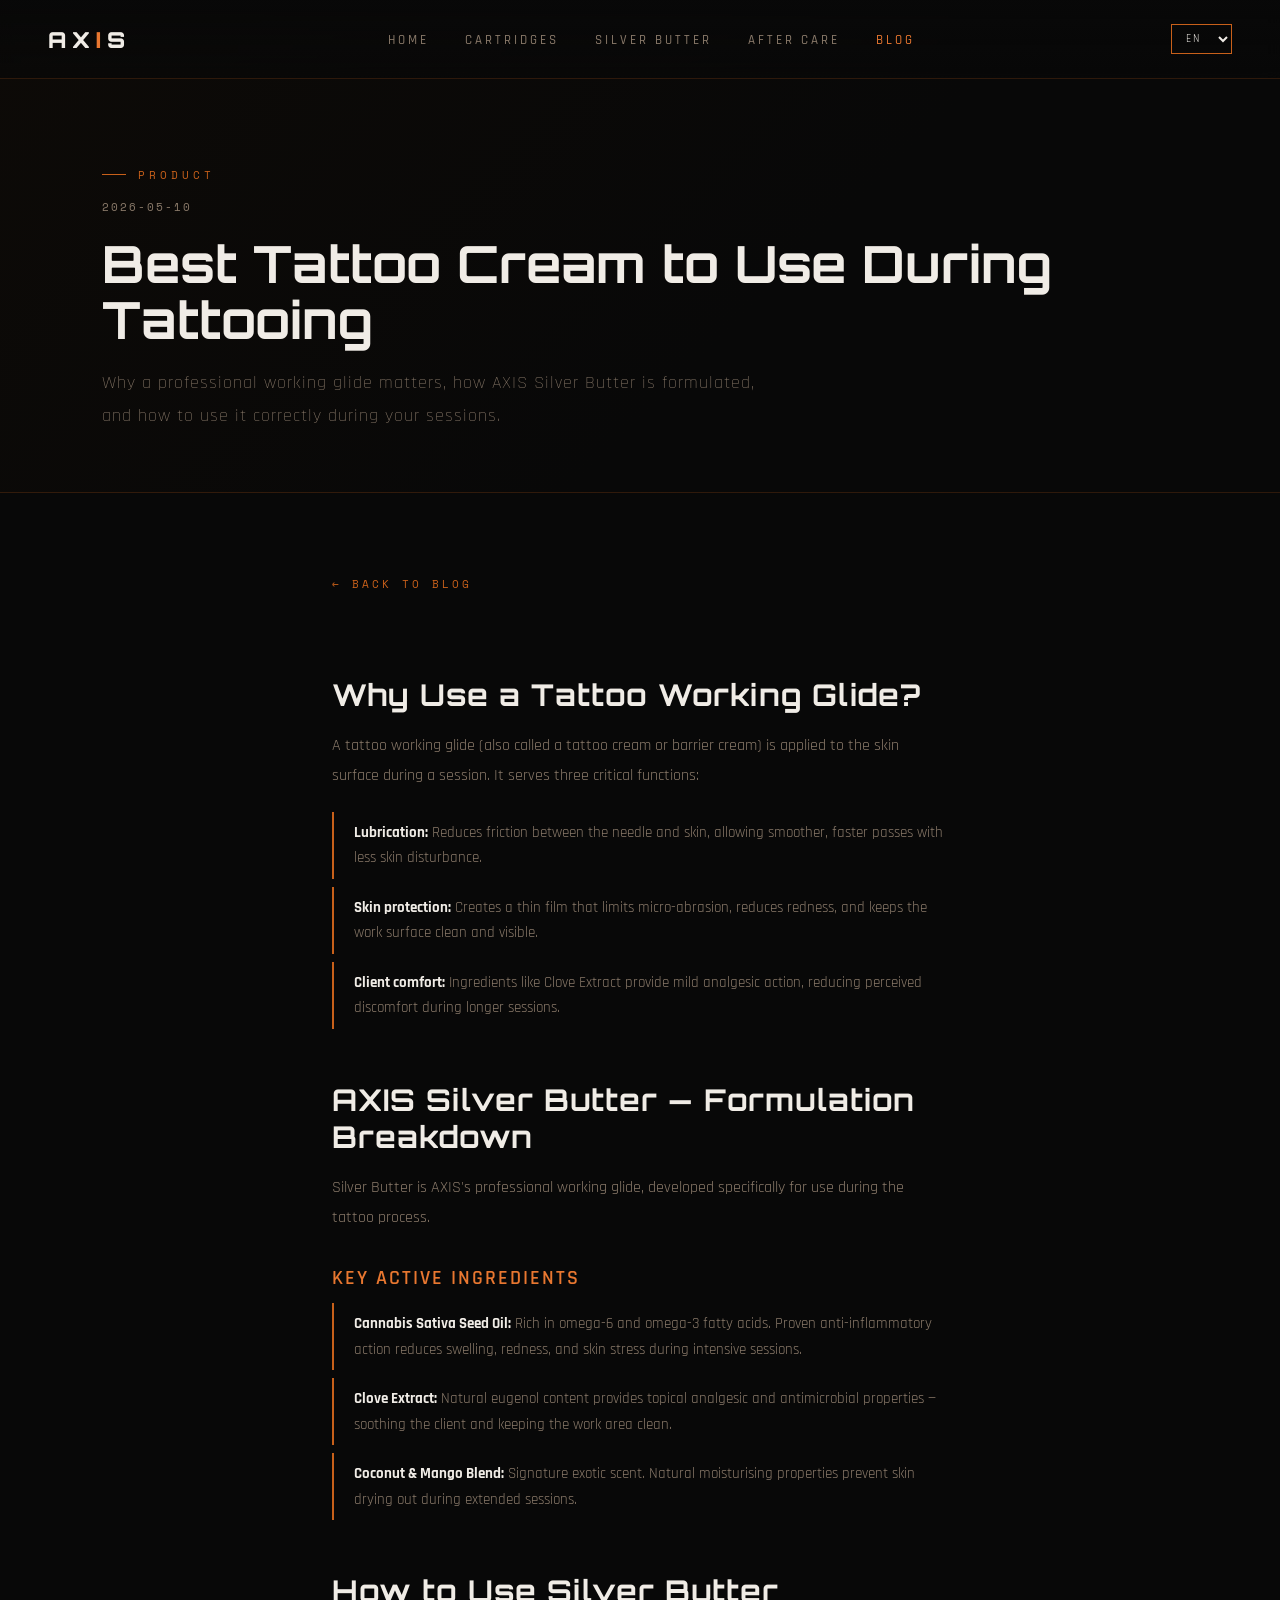
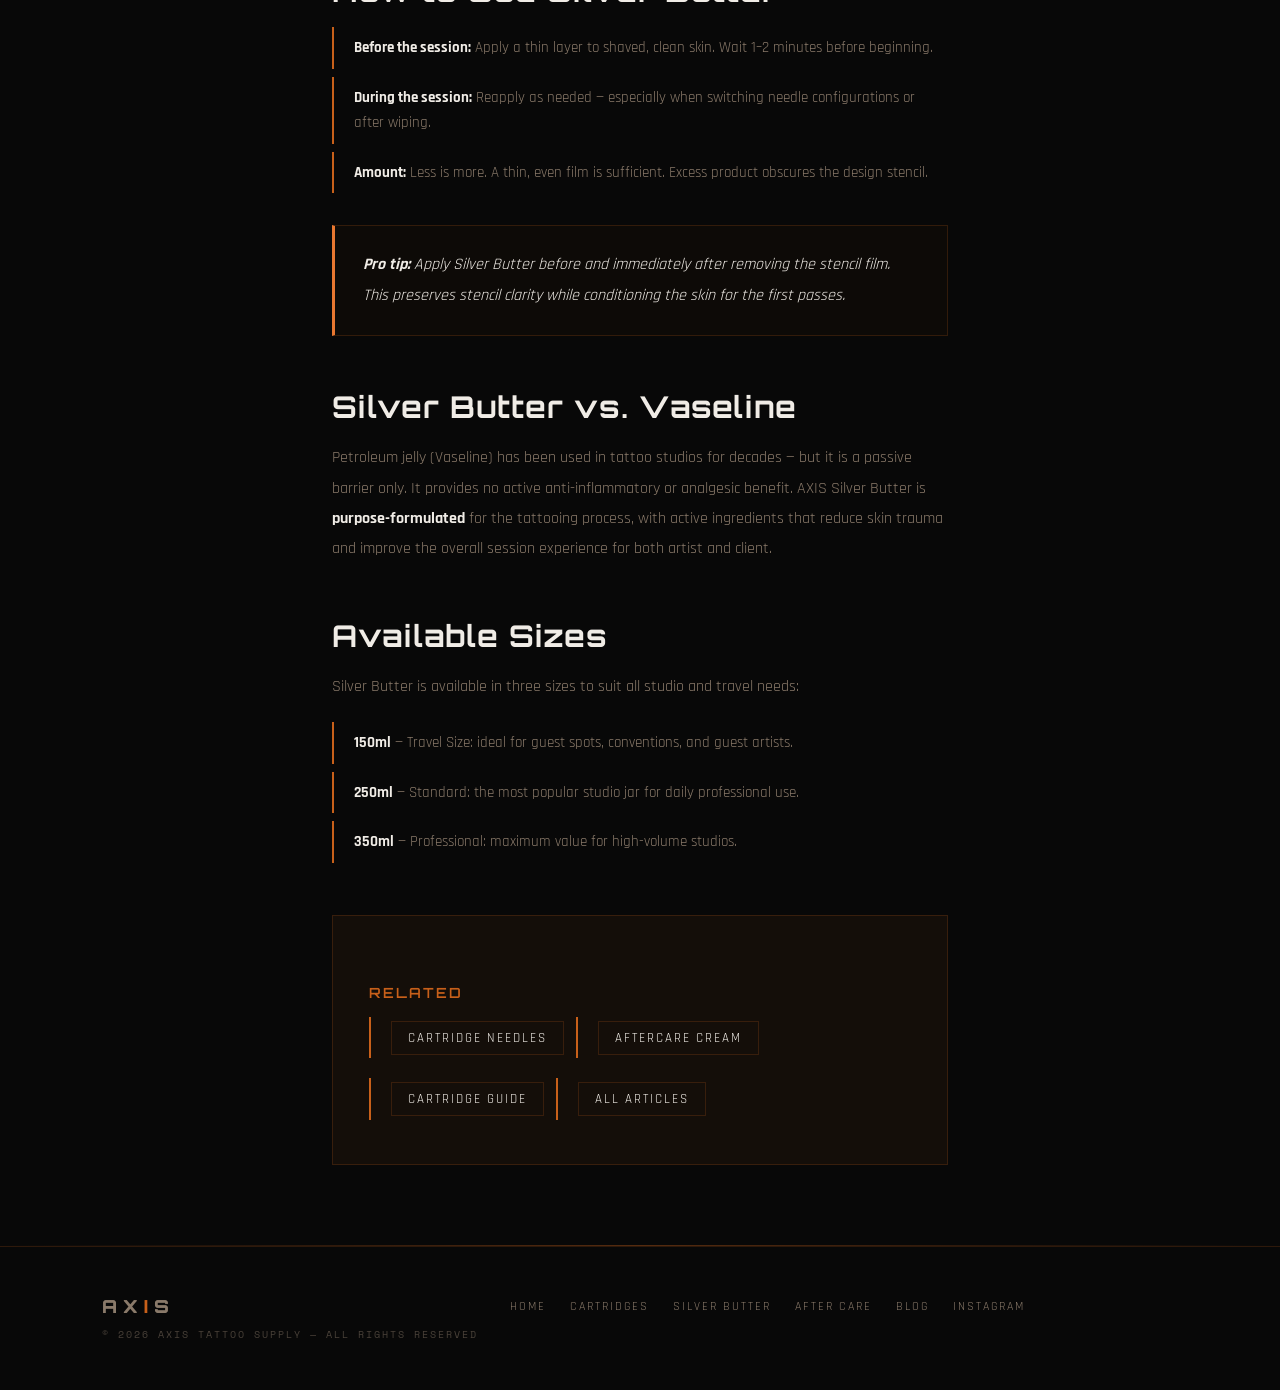
<file: blog-best-tattoo-cream-during-tattooing.html>
<!DOCTYPE html>
<html lang="en">
<head>
<meta charset="UTF-8">
<meta name="viewport" content="width=device-width, initial-scale=1.0">
<title>Best Tattoo Cream to Use During Tattooing: Silver Butter Explained | AXIS</title>
<link rel="preconnect" href="https://fonts.googleapis.com">
<link href="https://fonts.googleapis.com/css2?family=Orbitron:wght@400;700;900&family=Rajdhani:wght@300;400;500;600&family=Space+Mono&display=swap" rel="stylesheet">
<meta name="description" content="Why a professional working glide matters, how AXIS Silver Butter is formulated, and how to use it correctly during your sessions.">
<link rel="canonical" href="https://www.axis-tattoo.com/blog-best-tattoo-cream-during-tattooing.html">
<meta name="robots" content="index, follow, max-image-preview:large, max-snippet:-1">
<meta name="theme-color" content="#080808">
<meta name="author" content="AXIS Tattoo Supply">
<link rel="icon" href="/favicon.svg" type="image/svg+xml">
<link rel="apple-touch-icon" href="/axis-logo.png">
<meta property="og:type" content="article">
<meta property="og:site_name" content="AXIS">
<meta property="og:title" content="Best Tattoo Cream to Use During Tattooing: Silver Butter Explained | AXIS">
<meta property="og:description" content="Why a professional working glide matters, how AXIS Silver Butter is formulated, and how to use it correctly during your sessions.">
<meta property="og:url" content="https://www.axis-tattoo.com/blog-best-tattoo-cream-during-tattooing.html">
<meta property="og:image" content="https://www.axis-tattoo.com/og-image.jpg">
<meta property="og:image:width" content="1200">
<meta property="og:image:height" content="630">
<meta property="og:locale" content="en_US">
<meta name="twitter:card" content="summary_large_image">
<meta name="twitter:title" content="Best Tattoo Cream to Use During Tattooing: Silver Butter Explained | AXIS">
<meta name="twitter:description" content="Why a professional working glide matters, how AXIS Silver Butter is formulated, and how to use it correctly during your sessions.">
<meta name="twitter:image" content="https://www.axis-tattoo.com/og-image.jpg">
<script type="application/ld+json">
{"@context":"https://schema.org","@type":"BreadcrumbList","itemListElement":[
  {"@type":"ListItem","position":1,"name":"Home","item":"https://www.axis-tattoo.com/"},
  {"@type":"ListItem","position":2,"name":"Blog","item":"https://www.axis-tattoo.com/blog.html"},
  {"@type":"ListItem","position":3,"name":"Best Tattoo Cream to Use During Tattooing: Silver Butter Explained","item":"https://www.axis-tattoo.com/blog-best-tattoo-cream-during-tattooing.html"}
]}</script>
<script type="application/ld+json">
{"@context":"https://schema.org","@type":"Article","headline":"Best Tattoo Cream to Use During Tattooing: Silver Butter Explained","description":"Why a professional working glide matters, how AXIS Silver Butter is formulated, and how to use it correctly during your sessions.","datePublished":"2026-05-10","dateModified":"2026-05-10","author":{"@type":"Organization","name":"AXIS Tattoo Supply"},"publisher":{"@type":"Organization","name":"AXIS Tattoo Supply","logo":{"@type":"ImageObject","url":"https://www.axis-tattoo.com/axis-logo.png"}},"mainEntityOfPage":"https://www.axis-tattoo.com/blog-best-tattoo-cream-during-tattooing.html","image":"https://www.axis-tattoo.com/og-image.jpg"}
</script>
<script src="translations.js"></script>
<link rel="stylesheet" href="enhance.css">
<style>
  *,*::before,*::after{margin:0;padding:0;box-sizing:border-box;}
  :root{--black:#080808;--deep:#0d0a07;--amber:#c8601a;--amber-bright:#e87730;--amber-glow:#ff9040;--white:#f0ece6;--dim:#8a7a6a;--line:rgba(200,96,26,0.2);}
  html{scroll-behavior:smooth;}
  body{background:var(--black);color:var(--white);font-family:'Rajdhani',sans-serif;overflow-x:hidden;}
  nav{position:fixed;top:0;left:0;right:0;z-index:100;display:flex;align-items:center;justify-content:space-between;padding:24px 48px;background:linear-gradient(to bottom,rgba(8,8,8,0.97),rgba(8,8,8,0.6));backdrop-filter:blur(8px);-webkit-backdrop-filter:blur(8px);border-bottom:1px solid var(--line);}
  .nav-logo{font-family:'Orbitron',sans-serif;font-size:22px;font-weight:900;letter-spacing:6px;color:var(--white);text-decoration:none;}
  .nav-logo span{color:var(--amber-bright);}
  .nav-links{display:flex;gap:36px;list-style:none;}
  .nav-links a{font-family:'Rajdhani',sans-serif;font-size:13px;font-weight:500;letter-spacing:3px;text-transform:uppercase;color:var(--dim);text-decoration:none;transition:color 0.3s;}
  .nav-links a:hover,.nav-links a[aria-current="page"]{color:var(--amber-bright);}
  .nav-right{display:flex;align-items:center;gap:16px;}
  select{background:transparent;border:1px solid var(--amber);color:var(--white);font-family:'Rajdhani',sans-serif;font-size:11px;padding:6px 10px;cursor:pointer;letter-spacing:2px;}
  select option{background:var(--black);color:var(--white);}
  .article-hero{padding:160px 8vw 60px;background:linear-gradient(135deg,#0d0a07 0%,#080808 60%);border-bottom:1px solid var(--line);}
  .article-cat{font-family:'Space Mono',monospace;font-size:11px;letter-spacing:4px;color:var(--amber);text-transform:uppercase;margin-bottom:16px;display:inline-flex;align-items:center;gap:12px;}
  .article-cat::before{content:'';display:block;width:24px;height:1px;background:var(--amber);}
  .article-date{font-family:'Space Mono',monospace;font-size:11px;color:var(--dim);letter-spacing:2px;margin-bottom:20px;}
  .article-hero h1{font-family:'Orbitron',sans-serif;font-size:clamp(26px,4vw,52px);font-weight:700;line-height:1.1;margin-bottom:20px;}
  .article-hero .lead{font-size:18px;color:var(--dim);max-width:680px;line-height:1.8;font-weight:300;letter-spacing:1px;}
  .article-body{max-width:820px;margin:0 auto;padding:80px 8vw;}
  .article-body h2{font-family:'Orbitron',sans-serif;font-size:clamp(20px,3vw,30px);font-weight:700;margin:52px 0 18px;color:var(--white);letter-spacing:1px;}
  .article-body h3{font-family:'Rajdhani',sans-serif;font-size:20px;font-weight:600;margin:32px 0 12px;color:var(--amber-bright);letter-spacing:2px;text-transform:uppercase;}
  .article-body p{font-size:16px;line-height:1.9;color:var(--dim);margin-bottom:20px;}
  .article-body strong{color:var(--white);}
  .article-body ul{list-style:none;margin:0 0 20px;padding:0;}
  .article-body ul li{padding:8px 0 8px 20px;border-left:2px solid var(--amber);margin-bottom:8px;color:var(--dim);font-size:15px;line-height:1.7;}
  .article-body ul li strong{color:var(--white);}
  .tip-box{background:var(--deep);border:1px solid var(--line);border-left:3px solid var(--amber-bright);padding:24px 28px;margin:32px 0;}
  .tip-box p{margin:0;color:var(--white);font-style:italic;}
  .internal-links{margin:52px 0 0;padding:36px;background:rgba(200,96,26,0.06);border:1px solid var(--line);}
  .internal-links h3{font-family:'Orbitron',sans-serif;font-size:14px;letter-spacing:2px;color:var(--amber);margin-bottom:16px;}
  .internal-links ul{list-style:none;padding:0;margin:0;display:flex;flex-wrap:wrap;gap:12px;}
  .internal-links ul li a{font-family:'Rajdhani',sans-serif;font-size:13px;letter-spacing:2px;text-transform:uppercase;color:var(--white);text-decoration:none;border:1px solid var(--line);padding:8px 16px;transition:all 0.3s;}
  .internal-links ul li a:hover{border-color:var(--amber);color:var(--amber-bright);}
  .back-link{display:inline-flex;align-items:center;gap:8px;font-family:'Space Mono',monospace;font-size:11px;letter-spacing:3px;color:var(--amber);text-decoration:none;text-transform:uppercase;margin-bottom:32px;transition:color 0.3s;}
  .back-link:hover{color:var(--amber-bright);}
  .divider{height:1px;background:linear-gradient(90deg,transparent,var(--amber),transparent);opacity:0.4;margin:0;}
  footer{border-top:1px solid var(--line);padding:48px 8vw;display:flex;flex-wrap:wrap;gap:32px;align-items:flex-start;}
  .footer-brand{display:flex;flex-direction:column;gap:10px;}
  .footer-logo{font-family:'Orbitron',sans-serif;font-size:18px;font-weight:900;letter-spacing:6px;color:var(--dim);}
  .footer-logo span{color:var(--amber);}
  .footer-copy{font-family:'Space Mono',monospace;font-size:10px;letter-spacing:2px;color:rgba(138,122,106,0.5);text-transform:uppercase;}
  .footer-links{display:flex;gap:24px;list-style:none;flex-wrap:wrap;}
  .footer-links a{font-size:12px;letter-spacing:2px;color:var(--dim);text-decoration:none;text-transform:uppercase;transition:color 0.3s;}
  .footer-links a:hover{color:var(--amber-bright);}
  
  /* ── Hamburger nav ── */
  .nav-toggle {
    display: none;
    flex-direction: column;
    justify-content: center;
    gap: 5px;
    background: transparent;
    border: none;
    cursor: pointer;
    padding: 8px 4px;
    z-index: 201;
    flex-shrink: 0;
  }
  .nav-toggle span {
    display: block;
    width: 24px;
    height: 2px;
    background: var(--white);
    border-radius: 2px;
    transition: all 0.3s ease;
  }
  .nav-toggle[aria-expanded="true"] span:nth-child(1) { transform: translateY(7px) rotate(45deg); }
  .nav-toggle[aria-expanded="true"] span:nth-child(2) { opacity: 0; transform: scaleX(0); }
  .nav-toggle[aria-expanded="true"] span:nth-child(3) { transform: translateY(-7px) rotate(-45deg); }
  @media (max-width: 860px) {
    nav { padding: 14px 20px; background: rgba(8,8,8,0.98); backdrop-filter: blur(10px); -webkit-backdrop-filter: blur(10px); flex-wrap: nowrap; gap: 0; }
    .nav-toggle { display: flex; order: 3; }
    .nav-right { order: 2; }
    .nav-links, .nav-center {
      display: none;
      flex-direction: column;
      position: fixed;
      top: 0; left: 0; right: 0; bottom: 0;
      background: rgba(8,8,8,0.97);
      align-items: center;
      justify-content: center;
      gap: 28px;
      z-index: 199;
      list-style: none;
    }
    .nav-links.nav-open, .nav-center.nav-open { display: flex; }
    .nav-links a, .nav-center a { font-size: 16px; letter-spacing: 5px; color: var(--dim); }
    .nav-links a:hover, .nav-center a:hover,
    .nav-links a[aria-current="page"], .nav-center a[aria-current="page"] { color: var(--amber-bright); }
  }

  @media(max-width:860px){
    .article-hero{padding:120px 20px 50px;}
    .article-body{padding:50px 20px;}
    footer{flex-direction:column;text-align:left;padding:40px 20px;}
  }
</style>
</head>
<body>
<nav>
  <a href="index.html" class="nav-logo">AX<span>I</span>S</a>
  <button class="nav-toggle" id="navToggle" aria-label="Toggle navigation" aria-expanded="false" aria-controls="navLinks">
    <span></span><span></span><span></span>
  </button>
  <ul class="nav-links" id="navLinks" role="list">
    <li><a href="index.html" data-i18n="home">Home</a></li>
    <li><a href="cartridges.html" data-i18n="cartridges">Cartridges</a></li>
    <li><a href="silver-butter.html" data-i18n="silverButter">Silver Butter</a></li>
    <li><a href="after-care.html" data-i18n="afterCare">After Care</a></li>
    <li><a href="blog.html" data-i18n="blog" aria-current="page">Blog</a></li>
  </ul>
  <div class="nav-right">
    <select data-lang-select onchange="setLanguage(this.value)" aria-label="Select language">
      <option value="en">EN</option>
      <option value="ru">РУ</option>
      <option value="es">ES</option>
      <option value="tr">TR</option>
      <option value="pt">PT</option>
      <option value="fr">FR</option>
      <option value="de">DE</option>
    </select>
  </div>
</nav>
<article>
  <header class="article-hero">
    <div class="article-cat">Product</div>
    <div class="article-date">2026-05-10</div>
    <h1>Best Tattoo Cream to Use During Tattooing</h1>
    <p class="lead">Why a professional working glide matters, how AXIS Silver Butter is formulated, and how to use it correctly during your sessions.</p>
  </header>
  <div class="article-body">
    <a href="blog.html" class="back-link">← Back to Blog</a>
<h2>Why Use a Tattoo Working Glide?</h2>
<p>A tattoo working glide (also called a tattoo cream or barrier cream) is applied to the skin surface during a session. It serves three critical functions:</p>
<ul>
<li><strong>Lubrication:</strong> Reduces friction between the needle and skin, allowing smoother, faster passes with less skin disturbance.</li>
<li><strong>Skin protection:</strong> Creates a thin film that limits micro-abrasion, reduces redness, and keeps the work surface clean and visible.</li>
<li><strong>Client comfort:</strong> Ingredients like Clove Extract provide mild analgesic action, reducing perceived discomfort during longer sessions.</li>
</ul>
<h2>AXIS Silver Butter — Formulation Breakdown</h2>
<p>Silver Butter is AXIS's professional working glide, developed specifically for use during the tattoo process.</p>
<h3>Key Active Ingredients</h3>
<ul>
<li><strong>Cannabis Sativa Seed Oil:</strong> Rich in omega-6 and omega-3 fatty acids. Proven anti-inflammatory action reduces swelling, redness, and skin stress during intensive sessions.</li>
<li><strong>Clove Extract:</strong> Natural eugenol content provides topical analgesic and antimicrobial properties — soothing the client and keeping the work area clean.</li>
<li><strong>Coconut & Mango Blend:</strong> Signature exotic scent. Natural moisturising properties prevent skin drying out during extended sessions.</li>
</ul>
<h2>How to Use Silver Butter</h2>
<ul>
<li><strong>Before the session:</strong> Apply a thin layer to shaved, clean skin. Wait 1–2 minutes before beginning.</li>
<li><strong>During the session:</strong> Reapply as needed — especially when switching needle configurations or after wiping.</li>
<li><strong>Amount:</strong> Less is more. A thin, even film is sufficient. Excess product obscures the design stencil.</li>
</ul>
<div class="tip-box"><p><strong>Pro tip:</strong> Apply Silver Butter before and immediately after removing the stencil film. This preserves stencil clarity while conditioning the skin for the first passes.</p></div>
<h2>Silver Butter vs. Vaseline</h2>
<p>Petroleum jelly (Vaseline) has been used in tattoo studios for decades — but it is a passive barrier only. It provides no active anti-inflammatory or analgesic benefit. AXIS Silver Butter is <strong>purpose-formulated</strong> for the tattooing process, with active ingredients that reduce skin trauma and improve the overall session experience for both artist and client.</p>
<h2>Available Sizes</h2>
<p>Silver Butter is available in three sizes to suit all studio and travel needs:</p>
<ul>
<li><strong>150ml</strong> — Travel Size: ideal for guest spots, conventions, and guest artists.</li>
<li><strong>250ml</strong> — Standard: the most popular studio jar for daily professional use.</li>
<li><strong>350ml</strong> — Professional: maximum value for high-volume studios.</li>
</ul>
<div class="internal-links">
      <h3>Related</h3>
      <ul><li><a href="cartridges.html">Cartridge Needles</a></li><li><a href="after-care.html">Aftercare Cream</a></li><li><a href="blog-complete-guide-to-tattoo-cartridges.html">Cartridge Guide</a></li><li><a href="blog.html">All Articles</a></li></ul>
    </div>
  </div>
</article>
<div class="divider"></div>
<footer>
  <div class="footer-brand">
    <div class="footer-logo">AX<span>I</span>S</div>
    <div class="footer-copy" data-i18n="copyright">© 2026 AXIS Tattoo Supply — All Rights Reserved</div>
  </div>
  <ul class="footer-links">
    <li><a href="index.html" data-i18n="home">Home</a></li>
    <li><a href="cartridges.html" data-i18n="cartridges">Cartridges</a></li>
    <li><a href="silver-butter.html" data-i18n="silverButter">Silver Butter</a></li>
    <li><a href="after-care.html" data-i18n="afterCare">After Care</a></li>
    <li><a href="blog.html" data-i18n="blog">Blog</a></li>
    <li><a href="https://instagram.com/axis.cartridges/" rel="noopener" target="_blank" data-i18n="instagram">Instagram</a></li>
  </ul>
</footer>

<script>
/* Mobile nav toggle */
(function(){
  var btn = document.getElementById('navToggle');
  var menu = document.getElementById('navLinks') || document.getElementById('navCenter');
  if(!btn || !menu) return;
  btn.addEventListener('click', function(){
    var open = menu.classList.toggle('nav-open');
    btn.setAttribute('aria-expanded', open ? 'true' : 'false');
    document.body.style.overflow = open ? 'hidden' : '';
  });
  menu.querySelectorAll('a').forEach(function(a){
    a.addEventListener('click', function(){
      menu.classList.remove('nav-open');
      btn.setAttribute('aria-expanded', 'false');
      document.body.style.overflow = '';
    });
  });
})();
</script>
<script src="protect.js"></script>
</body>
</html>
</file>
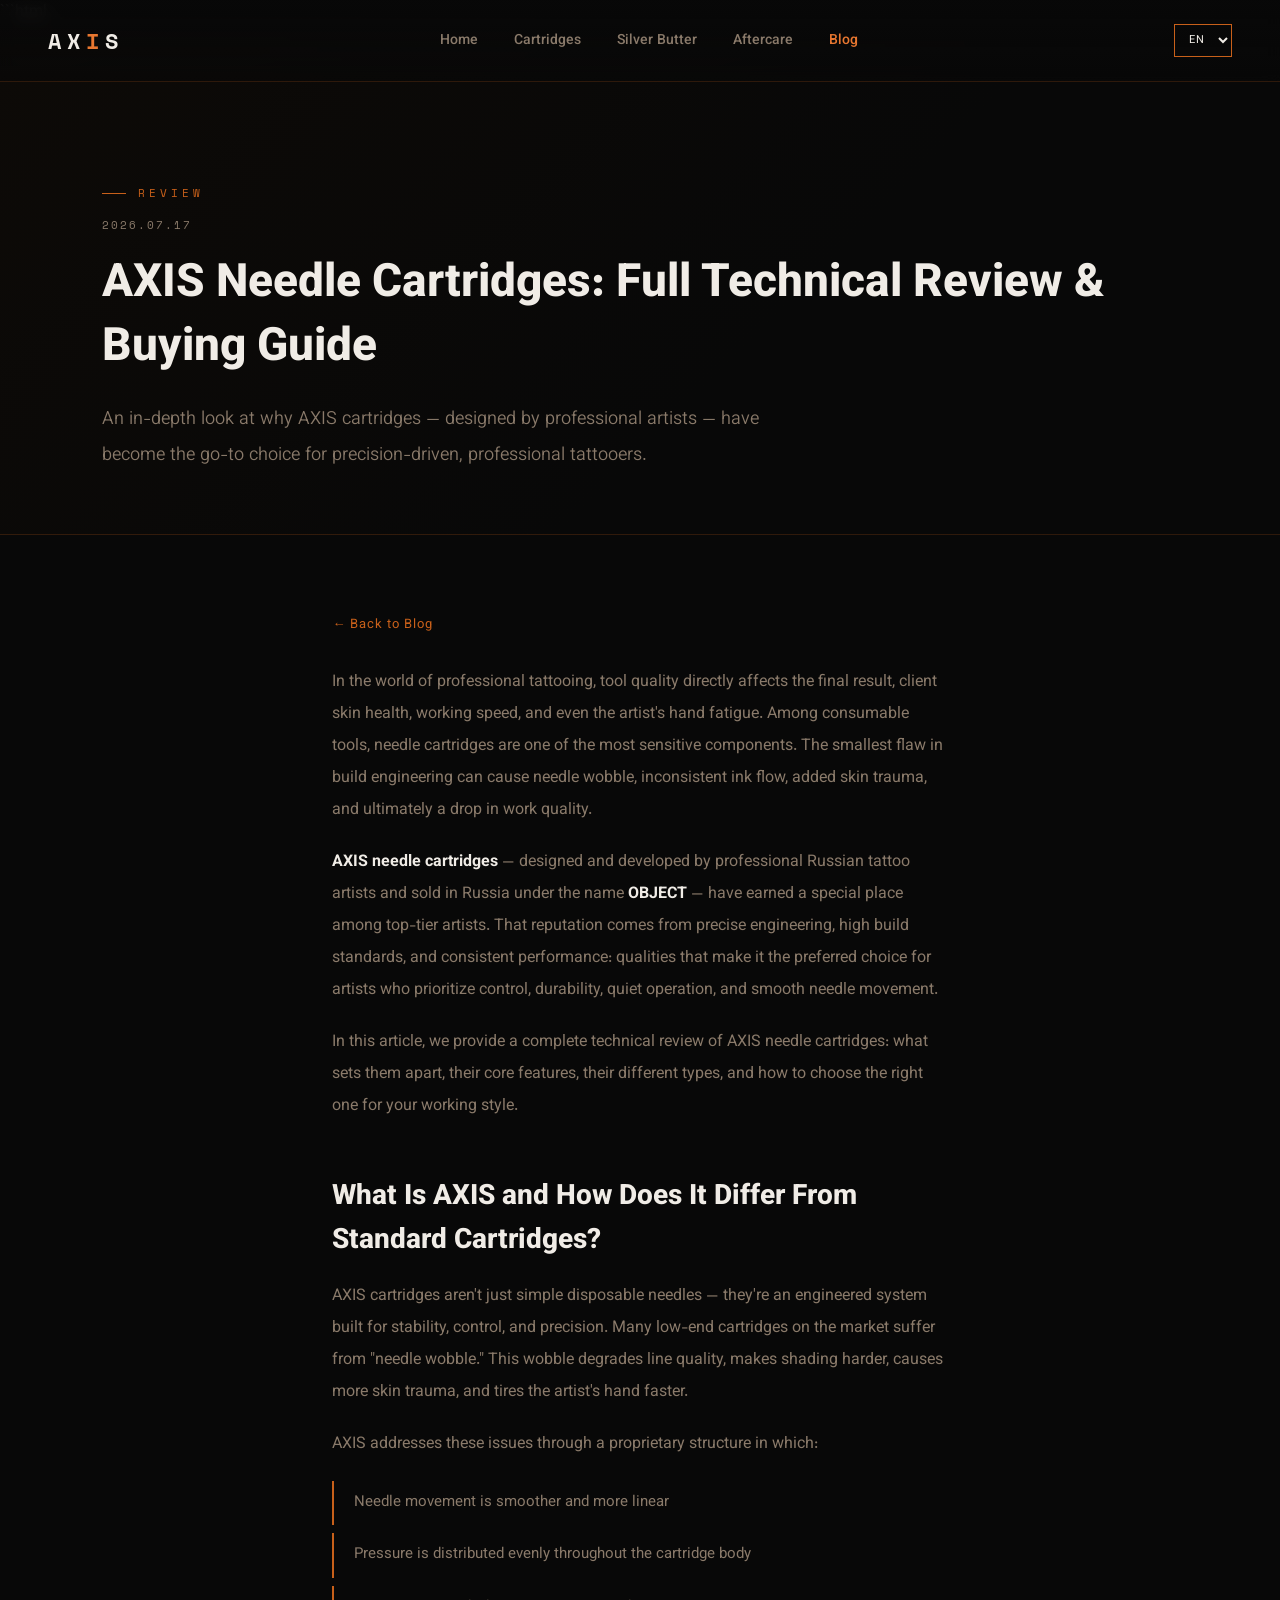
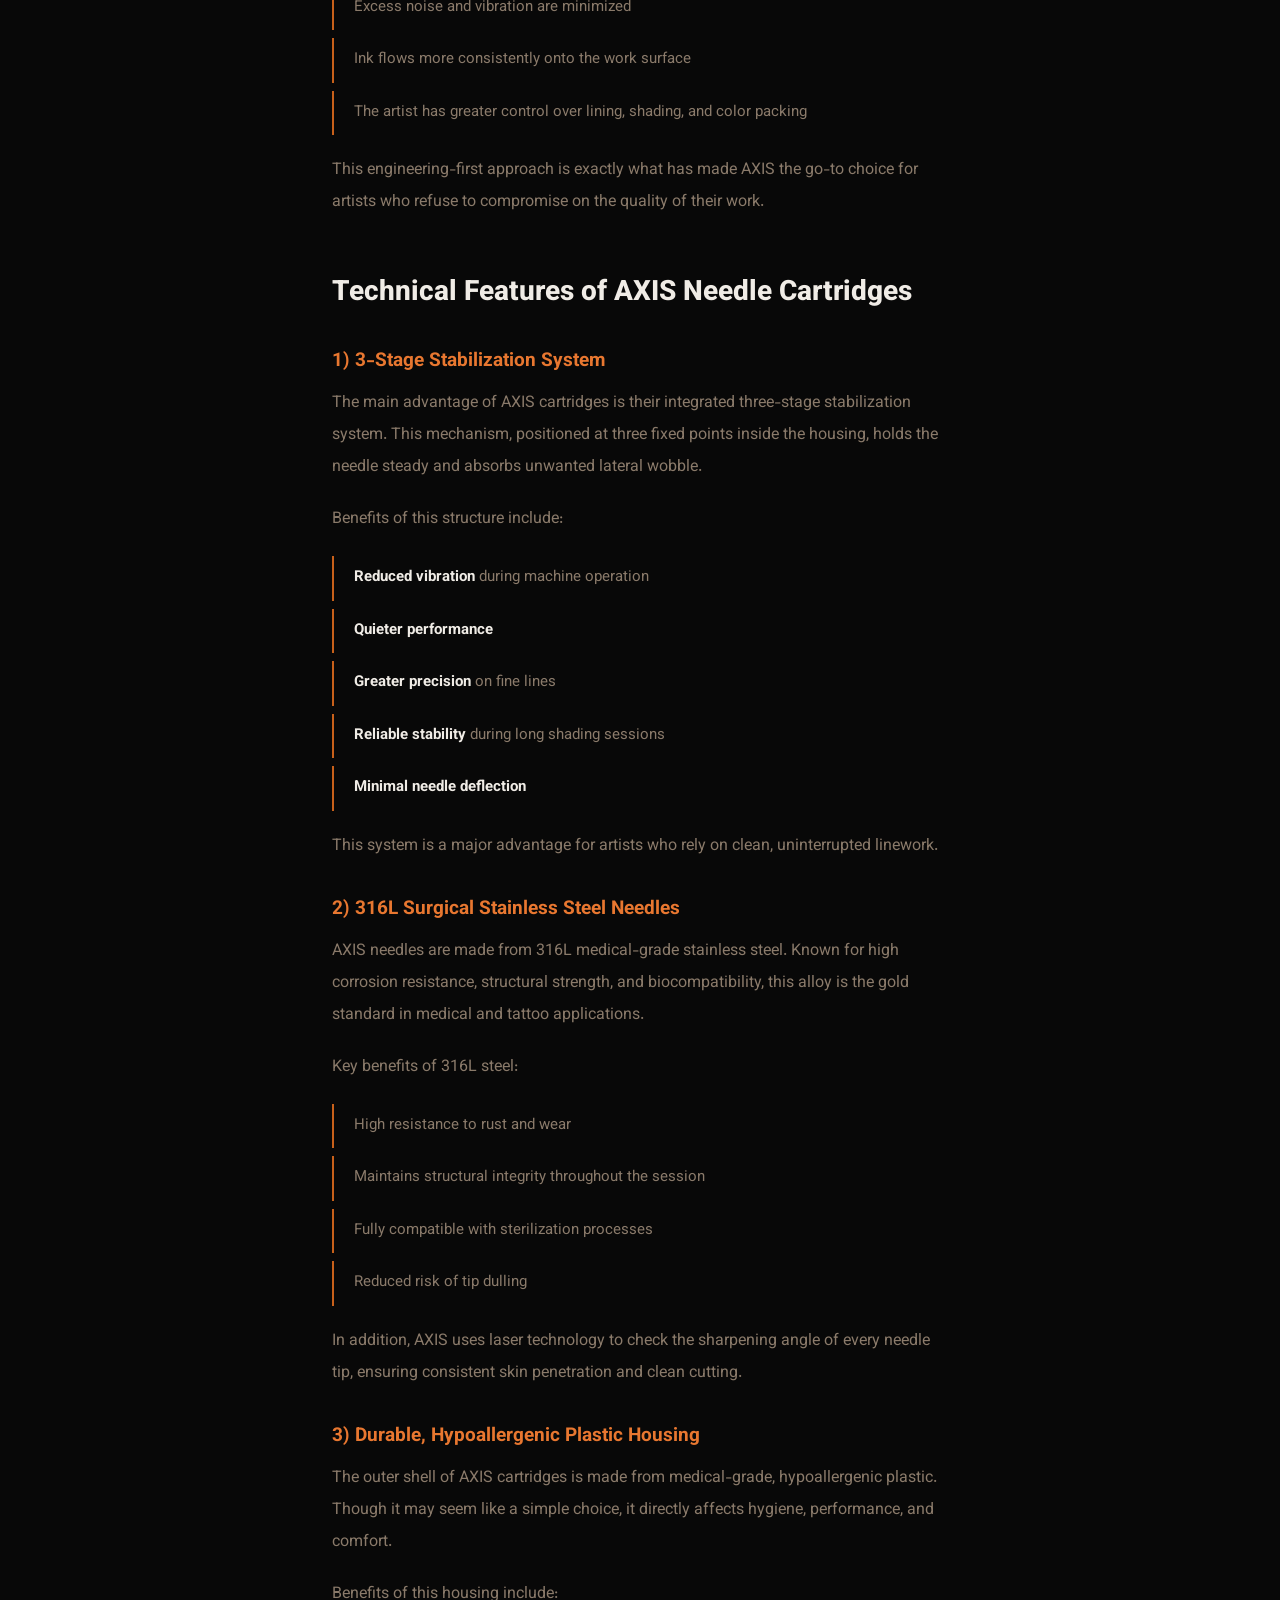
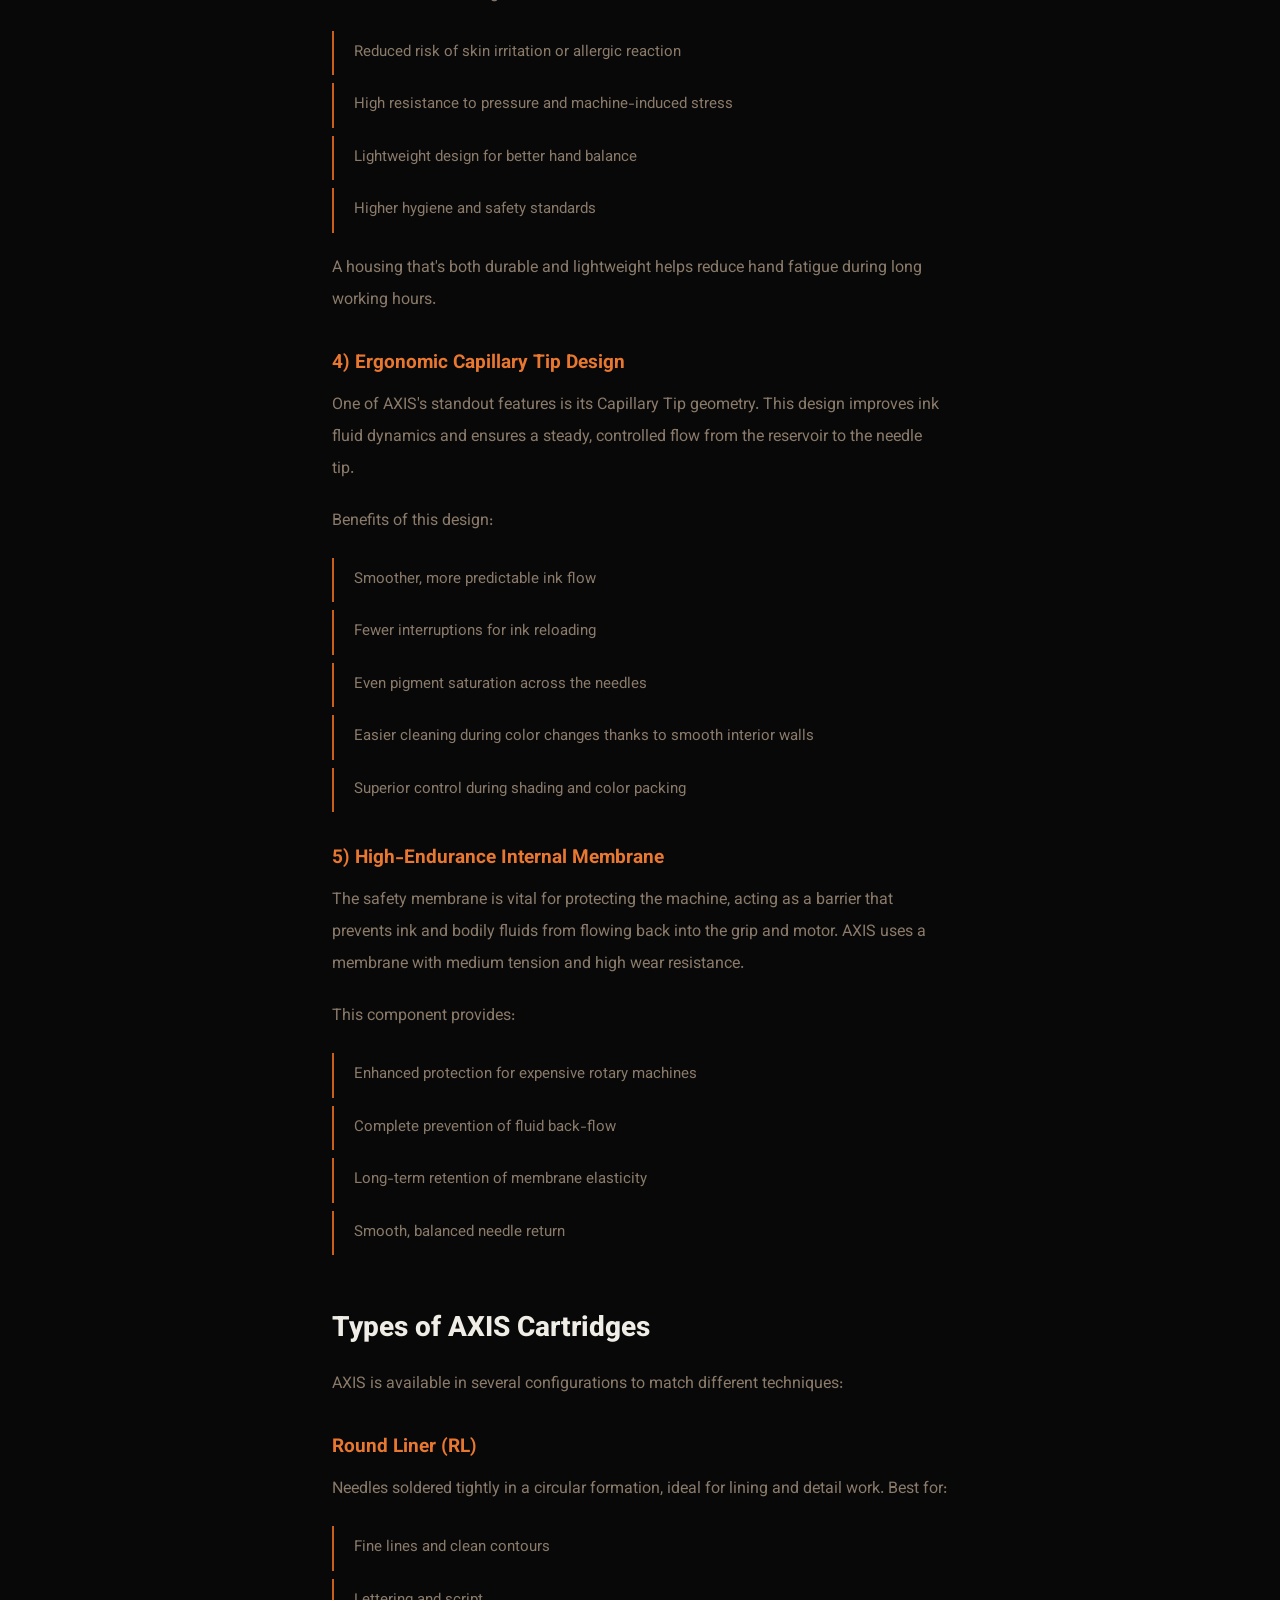
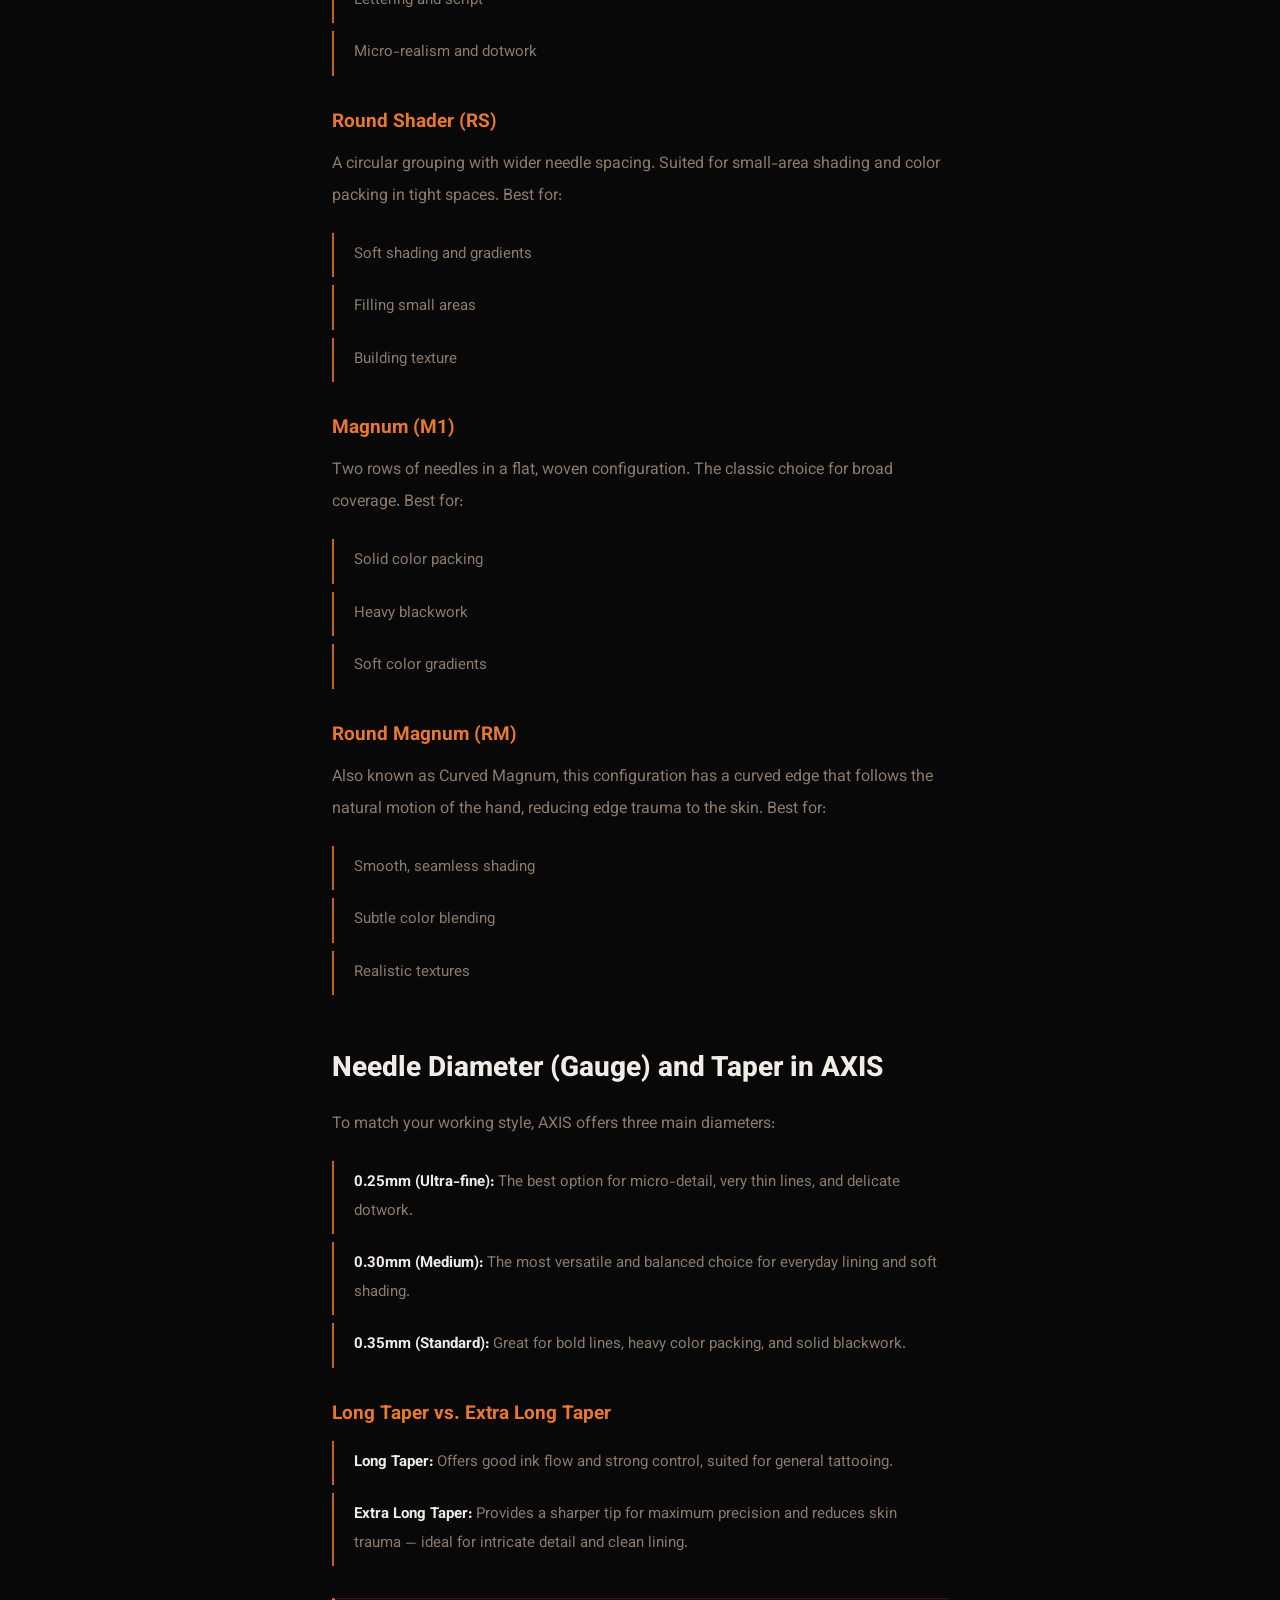
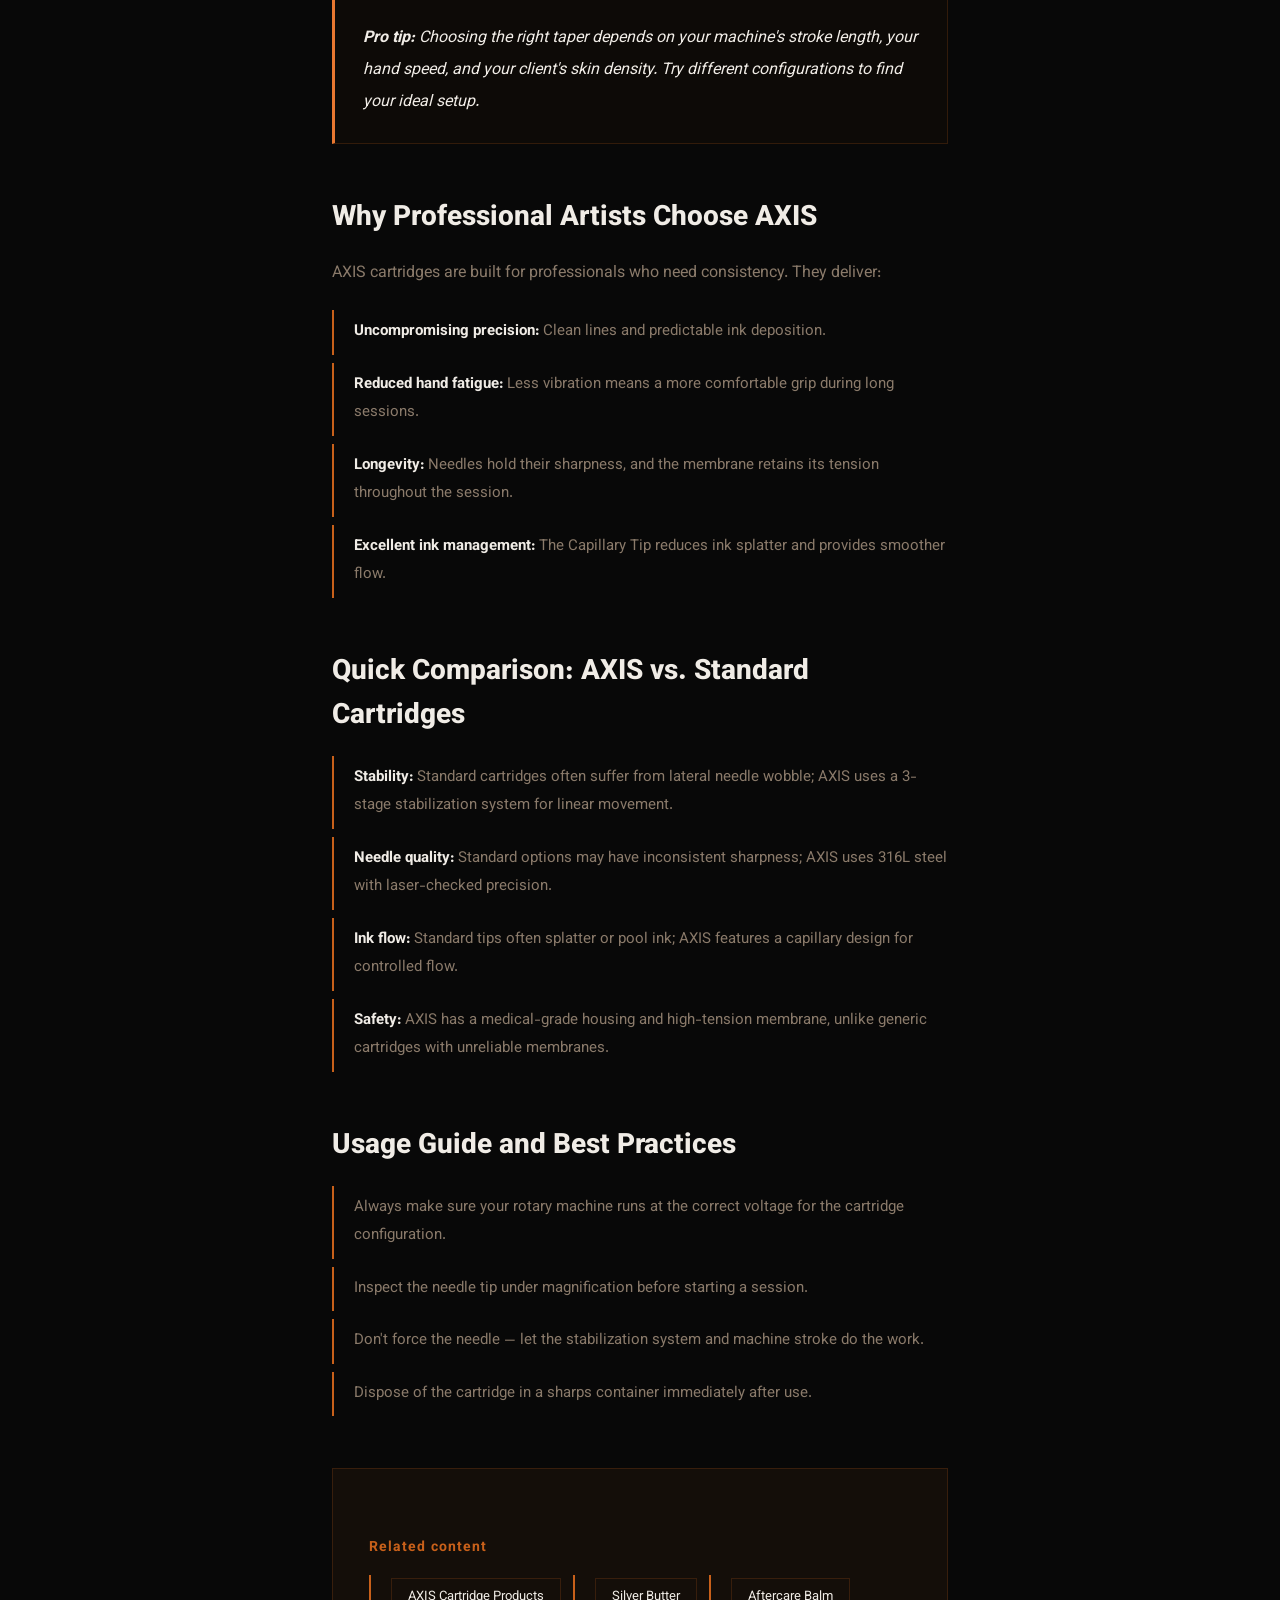
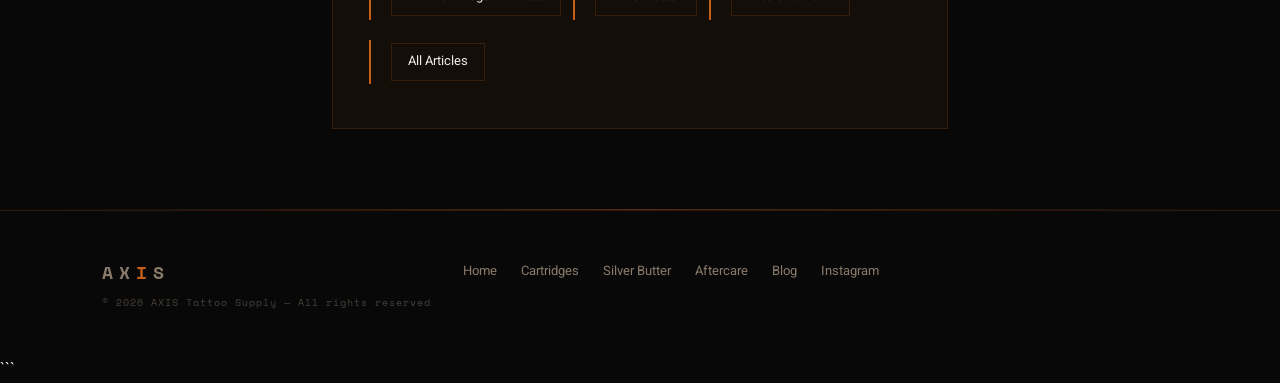
<file: blog-cartridge-a.html>
```html
<!DOCTYPE html>
<html lang="en" dir="ltr">
<head>
<meta charset="UTF-8">
<meta name="viewport" content="width=device-width, initial-scale=1.0">
<title>AXIS Needle Cartridges: Full Technical Review & Buying Guide | AXIS</title>
<link rel="preconnect" href="https://fonts.googleapis.com">
<link href="https://fonts.googleapis.com/css2?family=Vazirmatn:wght@300;400;500;600;700;900&family=Space+Mono&display=swap" rel="stylesheet">
<meta name="description" content="A complete technical review of AXIS tattoo needle cartridges — build engineering, needle types, diameter and taper, and a guide to choosing the right cartridge for your style.">
<link rel="canonical" href="https://www.axis-tattoo.com/en/blog-axis-needle-cartridges-review.html">
<meta name="robots" content="index, follow, max-image-preview:large, max-snippet:-1">
<meta name="theme-color" content="#080808">
<meta name="author" content="AXIS Tattoo Supply">
<link rel="icon" href="/favicon.svg" type="image/svg+xml">
<link rel="apple-touch-icon" href="/axis-logo.png">
<meta property="og:type" content="article">
<meta property="og:site_name" content="AXIS">
<meta property="og:title" content="AXIS Needle Cartridges: Full Technical Review & Buying Guide | AXIS">
<meta property="og:description" content="A complete technical review of AXIS tattoo needle cartridges — build engineering, needle types, diameter and taper, and a guide to choosing the right cartridge for your style.">
<meta property="og:url" content="https://www.axis-tattoo.com/en/blog-axis-needle-cartridges-review.html">
<meta property="og:image" content="https://www.axis-tattoo.com/og-image.jpg">
<meta property="og:locale" content="en_US">
<script type="application/ld+json">
{"@context":"https://schema.org","@type":"BreadcrumbList","itemListElement":[
  {"@type":"ListItem","position":1,"name":"Home","item":"https://www.axis-tattoo.com/en/"},
  {"@type":"ListItem","position":2,"name":"Blog","item":"https://www.axis-tattoo.com/en/blog.html"},
  {"@type":"ListItem","position":3,"name":"AXIS Needle Cartridges: Full Technical Review","item":"https://www.axis-tattoo.com/en/blog-axis-needle-cartridges-review.html"}
]}</script>
<script type="application/ld+json">
{"@context":"https://schema.org","@type":"Article","headline":"AXIS Needle Cartridges: Full Technical Review & Buying Guide","description":"A complete technical review of AXIS tattoo needle cartridges.","datePublished":"2026-07-17","dateModified":"2026-07-17","author":{"@type":"Organization","name":"AXIS Tattoo Supply"},"publisher":{"@type":"Organization","name":"AXIS Tattoo Supply","logo":{"@type":"ImageObject","url":"https://www.axis-tattoo.com/axis-logo.png"}},"mainEntityOfPage":"https://www.axis-tattoo.com/en/blog-axis-needle-cartridges-review.html","image":"https://www.axis-tattoo.com/og-image.jpg"}
</script>
<script src="translations.js"></script>
<style>
  *,*::before,*::after{margin:0;padding:0;box-sizing:border-box;}
  :root{--black:#080808;--deep:#0d0a07;--amber:#c8601a;--amber-bright:#e87730;--amber-glow:#ff9040;--white:#f0ece6;--dim:#8a7a6a;--line:rgba(200,96,26,0.2);}
  html{scroll-behavior:smooth;}
  body{background:var(--black);color:var(--white);font-family:'Vazirmatn',sans-serif;overflow-x:hidden;}
  nav{position:fixed;top:0;left:0;right:0;z-index:100;display:flex;align-items:center;justify-content:space-between;padding:24px 48px;background:linear-gradient(to bottom,rgba(8,8,8,0.97),rgba(8,8,8,0.6));backdrop-filter:blur(8px);-webkit-backdrop-filter:blur(8px);border-bottom:1px solid var(--line);}
  .nav-logo{font-family:'Space Mono',monospace;font-size:22px;font-weight:900;letter-spacing:6px;color:var(--white);text-decoration:none;}
  .nav-logo span{color:var(--amber-bright);}
  .nav-links{display:flex;gap:36px;list-style:none;}
  .nav-links a{font-size:14px;font-weight:500;letter-spacing:0;color:var(--dim);text-decoration:none;transition:color 0.3s;}
  .nav-links a:hover,.nav-links a[aria-current="page"]{color:var(--amber-bright);}
  .nav-right{display:flex;align-items:center;gap:16px;}
  select{background:transparent;border:1px solid var(--amber);color:var(--white);font-family:'Vazirmatn',sans-serif;font-size:11px;padding:6px 10px;cursor:pointer;letter-spacing:1px;}
  select option{background:var(--black);color:var(--white);}
  .article-hero{padding:160px 8vw 60px;background:linear-gradient(135deg,#0d0a07 0%,#080808 60%);border-bottom:1px solid var(--line);}
  .article-cat{font-family:'Space Mono',monospace;font-size:11px;letter-spacing:4px;color:var(--amber);text-transform:uppercase;margin-bottom:16px;display:inline-flex;align-items:center;gap:12px;}
  .article-cat::before{content:'';display:block;width:24px;height:1px;background:var(--amber);}
  .article-date{font-family:'Space Mono',monospace;font-size:11px;color:var(--dim);letter-spacing:2px;margin-bottom:20px;}
  .article-hero h1{font-family:'Vazirmatn',sans-serif;font-size:clamp(24px,4vw,46px);font-weight:800;line-height:1.4;margin-bottom:20px;}
  .article-hero .lead{font-size:18px;color:var(--dim);max-width:680px;line-height:2;font-weight:300;}
  .article-body{max-width:820px;margin:0 auto;padding:80px 8vw;}
  .article-body h2{font-family:'Vazirmatn',sans-serif;font-size:clamp(19px,3vw,28px);font-weight:800;margin:52px 0 18px;color:var(--white);}
  .article-body h3{font-family:'Vazirmatn',sans-serif;font-size:19px;font-weight:700;margin:32px 0 12px;color:var(--amber-bright);}
  .article-body p{font-size:16px;line-height:2;color:var(--dim);margin-bottom:20px;}
  .article-body strong{color:var(--white);}
  .article-body ul{list-style:none;margin:0 0 20px;padding:0;}
  .article-body ul li{padding:8px 0 8px 20px;border-left:2px solid var(--amber);margin-bottom:8px;color:var(--dim);font-size:15px;line-height:1.9;}
  .article-body ul li strong{color:var(--white);}
  .tip-box{background:var(--deep);border:1px solid var(--line);border-left:3px solid var(--amber-bright);padding:24px 28px;margin:32px 0;}
  .tip-box p{margin:0;color:var(--white);font-style:italic;}
  .internal-links{margin:52px 0 0;padding:36px;background:rgba(200,96,26,0.06);border:1px solid var(--line);}
  .internal-links h3{font-family:'Vazirmatn',sans-serif;font-size:14px;letter-spacing:1px;color:var(--amber);margin-bottom:16px;}
  .internal-links ul{list-style:none;padding:0;margin:0;display:flex;flex-wrap:wrap;gap:12px;}
  .internal-links ul li a{font-family:'Vazirmatn',sans-serif;font-size:13px;color:var(--white);text-decoration:none;border:1px solid var(--line);padding:8px 16px;transition:all 0.3s;}
  .internal-links ul li a:hover{border-color:var(--amber);color:var(--amber-bright);}
  .back-link{display:inline-flex;align-items:center;gap:8px;font-family:'Vazirmatn',sans-serif;font-size:13px;letter-spacing:1px;color:var(--amber);text-decoration:none;margin-bottom:32px;transition:color 0.3s;}
  .back-link:hover{color:var(--amber-bright);}
  .divider{height:1px;background:linear-gradient(90deg,transparent,var(--amber),transparent);opacity:0.4;margin:0;}
  footer{border-top:1px solid var(--line);padding:48px 8vw;display:flex;flex-wrap:wrap;gap:32px;align-items:flex-start;}
  .footer-brand{display:flex;flex-direction:column;gap:10px;}
  .footer-logo{font-family:'Space Mono',monospace;font-size:18px;font-weight:900;letter-spacing:6px;color:var(--dim);}
  .footer-logo span{color:var(--amber);}
  .footer-copy{font-family:'Space Mono',monospace;font-size:10px;letter-spacing:1px;color:rgba(138,122,106,0.5);}
  .footer-links{display:flex;gap:24px;list-style:none;flex-wrap:wrap;}
  .footer-links a{font-size:13px;color:var(--dim);text-decoration:none;transition:color 0.3s;}
  .footer-links a:hover{color:var(--amber-bright);}

  .nav-toggle{display:none;flex-direction:column;justify-content:center;gap:5px;background:transparent;border:none;cursor:pointer;padding:8px 4px;z-index:201;flex-shrink:0;}
  .nav-toggle span{display:block;width:24px;height:2px;background:var(--white);border-radius:2px;transition:all 0.3s ease;}
  .nav-toggle[aria-expanded="true"] span:nth-child(1){transform:translateY(7px) rotate(45deg);}
  .nav-toggle[aria-expanded="true"] span:nth-child(2){opacity:0;transform:scaleX(0);}
  .nav-toggle[aria-expanded="true"] span:nth-child(3){transform:translateY(-7px) rotate(-45deg);}
  @media (max-width:860px){
    nav{padding:14px 20px;background:rgba(8,8,8,0.98);backdrop-filter:blur(10px);-webkit-backdrop-filter:blur(10px);flex-wrap:nowrap;gap:0;}
    .nav-toggle{display:flex;order:3;}
    .nav-right{order:2;}
    .nav-links{display:none;flex-direction:column;position:fixed;top:0;left:0;right:0;bottom:0;background:rgba(8,8,8,0.97);align-items:center;justify-content:center;gap:28px;z-index:199;list-style:none;}
    .nav-links.nav-open{display:flex;}
    .nav-links a{font-size:17px;color:var(--dim);}
    .nav-links a:hover,.nav-links a[aria-current="page"]{color:var(--amber-bright);}
    .article-hero{padding:120px 20px 50px;}
    .article-body{padding:50px 20px;}
    footer{flex-direction:column;text-align:left;padding:40px 20px;}
  }
</style>
</head>
<body>
<nav>
  <a href="index.html" class="nav-logo">AX<span>I</span>S</a>
  <button class="nav-toggle" id="navToggle" aria-label="Toggle menu" aria-expanded="false" aria-controls="navLinks">
    <span></span><span></span><span></span>
  </button>
  <ul class="nav-links" id="navLinks" role="list">
    <li><a href="index.html">Home</a></li>
    <li><a href="cartridges.html">Cartridges</a></li>
    <li><a href="silver-butter.html">Silver Butter</a></li>
    <li><a href="after-care.html">Aftercare</a></li>
    <li><a href="blog.html" aria-current="page">Blog</a></li>
  </ul>
  <div class="nav-right">
    <select data-lang-select onchange="setLanguage(this.value)" aria-label="Select language">
      <option value="fa">FA</option>
      <option value="en" selected>EN</option>
      <option value="ru">RU</option>
      <option value="tr">TR</option>
    </select>
  </div>
</nav>

<article>
  <header class="article-hero">
    <div class="article-cat">REVIEW</div>
    <div class="article-date">2026.07.17</div>
    <h1>AXIS Needle Cartridges: Full Technical Review & Buying Guide</h1>
    <p class="lead">An in-depth look at why AXIS cartridges — designed by professional artists — have become the go-to choice for precision-driven, professional tattooers.</p>
  </header>

  <div class="article-body">
    <a href="blog.html" class="back-link">← Back to Blog</a>

    <p>In the world of professional tattooing, tool quality directly affects the final result, client skin health, working speed, and even the artist's hand fatigue. Among consumable tools, needle cartridges are one of the most sensitive components. The smallest flaw in build engineering can cause needle wobble, inconsistent ink flow, added skin trauma, and ultimately a drop in work quality.</p>

    <p><strong>AXIS needle cartridges</strong> — designed and developed by professional Russian tattoo artists and sold in Russia under the name <strong>OBJECT</strong> — have earned a special place among top-tier artists. That reputation comes from precise engineering, high build standards, and consistent performance: qualities that make it the preferred choice for artists who prioritize control, durability, quiet operation, and smooth needle movement.</p>

    <p>In this article, we provide a complete technical review of AXIS needle cartridges: what sets them apart, their core features, their different types, and how to choose the right one for your working style.</p>

    <h2>What Is AXIS and How Does It Differ From Standard Cartridges?</h2>
    <p>AXIS cartridges aren't just simple disposable needles — they're an engineered system built for stability, control, and precision. Many low-end cartridges on the market suffer from "needle wobble." This wobble degrades line quality, makes shading harder, causes more skin trauma, and tires the artist's hand faster.</p>
    <p>AXIS addresses these issues through a proprietary structure in which:</p>
    <ul>
      <li>Needle movement is smoother and more linear</li>
      <li>Pressure is distributed evenly throughout the cartridge body</li>
      <li>Excess noise and vibration are minimized</li>
      <li>Ink flows more consistently onto the work surface</li>
      <li>The artist has greater control over lining, shading, and color packing</li>
    </ul>
    <p>This engineering-first approach is exactly what has made AXIS the go-to choice for artists who refuse to compromise on the quality of their work.</p>

    <h2>Technical Features of AXIS Needle Cartridges</h2>

    <h3>1) 3-Stage Stabilization System</h3>
    <p>The main advantage of AXIS cartridges is their integrated three-stage stabilization system. This mechanism, positioned at three fixed points inside the housing, holds the needle steady and absorbs unwanted lateral wobble.</p>
    <p>Benefits of this structure include:</p>
    <ul>
      <li><strong>Reduced vibration</strong> during machine operation</li>
      <li><strong>Quieter performance</strong></li>
      <li><strong>Greater precision</strong> on fine lines</li>
      <li><strong>Reliable stability</strong> during long shading sessions</li>
      <li><strong>Minimal needle deflection</strong></li>
    </ul>
    <p>This system is a major advantage for artists who rely on clean, uninterrupted linework.</p>

    <h3>2) 316L Surgical Stainless Steel Needles</h3>
    <p>AXIS needles are made from 316L medical-grade stainless steel. Known for high corrosion resistance, structural strength, and biocompatibility, this alloy is the gold standard in medical and tattoo applications.</p>
    <p>Key benefits of 316L steel:</p>
    <ul>
      <li>High resistance to rust and wear</li>
      <li>Maintains structural integrity throughout the session</li>
      <li>Fully compatible with sterilization processes</li>
      <li>Reduced risk of tip dulling</li>
    </ul>
    <p>In addition, AXIS uses laser technology to check the sharpening angle of every needle tip, ensuring consistent skin penetration and clean cutting.</p>

    <h3>3) Durable, Hypoallergenic Plastic Housing</h3>
    <p>The outer shell of AXIS cartridges is made from medical-grade, hypoallergenic plastic. Though it may seem like a simple choice, it directly affects hygiene, performance, and comfort.</p>
    <p>Benefits of this housing include:</p>
    <ul>
      <li>Reduced risk of skin irritation or allergic reaction</li>
      <li>High resistance to pressure and machine-induced stress</li>
      <li>Lightweight design for better hand balance</li>
      <li>Higher hygiene and safety standards</li>
    </ul>
    <p>A housing that's both durable and lightweight helps reduce hand fatigue during long working hours.</p>

    <h3>4) Ergonomic Capillary Tip Design</h3>
    <p>One of AXIS's standout features is its Capillary Tip geometry. This design improves ink fluid dynamics and ensures a steady, controlled flow from the reservoir to the needle tip.</p>
    <p>Benefits of this design:</p>
    <ul>
      <li>Smoother, more predictable ink flow</li>
      <li>Fewer interruptions for ink reloading</li>
      <li>Even pigment saturation across the needles</li>
      <li>Easier cleaning during color changes thanks to smooth interior walls</li>
      <li>Superior control during shading and color packing</li>
    </ul>

    <h3>5) High-Endurance Internal Membrane</h3>
    <p>The safety membrane is vital for protecting the machine, acting as a barrier that prevents ink and bodily fluids from flowing back into the grip and motor. AXIS uses a membrane with medium tension and high wear resistance.</p>
    <p>This component provides:</p>
    <ul>
      <li>Enhanced protection for expensive rotary machines</li>
      <li>Complete prevention of fluid back-flow</li>
      <li>Long-term retention of membrane elasticity</li>
      <li>Smooth, balanced needle return</li>
    </ul>

    <h2>Types of AXIS Cartridges</h2>
    <p>AXIS is available in several configurations to match different techniques:</p>

    <h3>Round Liner (RL)</h3>
    <p>Needles soldered tightly in a circular formation, ideal for lining and detail work. Best for:</p>
    <ul>
      <li>Fine lines and clean contours</li>
      <li>Lettering and script</li>
      <li>Micro-realism and dotwork</li>
    </ul>

    <h3>Round Shader (RS)</h3>
    <p>A circular grouping with wider needle spacing. Suited for small-area shading and color packing in tight spaces. Best for:</p>
    <ul>
      <li>Soft shading and gradients</li>
      <li>Filling small areas</li>
      <li>Building texture</li>
    </ul>

    <h3>Magnum (M1)</h3>
    <p>Two rows of needles in a flat, woven configuration. The classic choice for broad coverage. Best for:</p>
    <ul>
      <li>Solid color packing</li>
      <li>Heavy blackwork</li>
      <li>Soft color gradients</li>
    </ul>

    <h3>Round Magnum (RM)</h3>
    <p>Also known as Curved Magnum, this configuration has a curved edge that follows the natural motion of the hand, reducing edge trauma to the skin. Best for:</p>
    <ul>
      <li>Smooth, seamless shading</li>
      <li>Subtle color blending</li>
      <li>Realistic textures</li>
    </ul>

    <h2>Needle Diameter (Gauge) and Taper in AXIS</h2>
    <p>To match your working style, AXIS offers three main diameters:</p>
    <ul>
      <li><strong>0.25mm (Ultra-fine):</strong> The best option for micro-detail, very thin lines, and delicate dotwork.</li>
      <li><strong>0.30mm (Medium):</strong> The most versatile and balanced choice for everyday lining and soft shading.</li>
      <li><strong>0.35mm (Standard):</strong> Great for bold lines, heavy color packing, and solid blackwork.</li>
    </ul>

    <h3>Long Taper vs. Extra Long Taper</h3>
    <ul>
      <li><strong>Long Taper:</strong> Offers good ink flow and strong control, suited for general tattooing.</li>
      <li><strong>Extra Long Taper:</strong> Provides a sharper tip for maximum precision and reduces skin trauma — ideal for intricate detail and clean lining.</li>
    </ul>

    <div class="tip-box">
      <p><strong>Pro tip:</strong> Choosing the right taper depends on your machine's stroke length, your hand speed, and your client's skin density. Try different configurations to find your ideal setup.</p>
    </div>

    <h2>Why Professional Artists Choose AXIS</h2>
    <p>AXIS cartridges are built for professionals who need consistency. They deliver:</p>
    <ul>
      <li><strong>Uncompromising precision:</strong> Clean lines and predictable ink deposition.</li>
      <li><strong>Reduced hand fatigue:</strong> Less vibration means a more comfortable grip during long sessions.</li>
      <li><strong>Longevity:</strong> Needles hold their sharpness, and the membrane retains its tension throughout the session.</li>
      <li><strong>Excellent ink management:</strong> The Capillary Tip reduces ink splatter and provides smoother flow.</li>
    </ul>

    <h2>Quick Comparison: AXIS vs. Standard Cartridges</h2>
    <ul>
      <li><strong>Stability:</strong> Standard cartridges often suffer from lateral needle wobble; AXIS uses a 3-stage stabilization system for linear movement.</li>
      <li><strong>Needle quality:</strong> Standard options may have inconsistent sharpness; AXIS uses 316L steel with laser-checked precision.</li>
      <li><strong>Ink flow:</strong> Standard tips often splatter or pool ink; AXIS features a capillary design for controlled flow.</li>
      <li><strong>Safety:</strong> AXIS has a medical-grade housing and high-tension membrane, unlike generic cartridges with unreliable membranes.</li>
    </ul>

    <h2>Usage Guide and Best Practices</h2>
    <ul>
      <li>Always make sure your rotary machine runs at the correct voltage for the cartridge configuration.</li>
      <li>Inspect the needle tip under magnification before starting a session.</li>
      <li>Don't force the needle — let the stabilization system and machine stroke do the work.</li>
      <li>Dispose of the cartridge in a sharps container immediately after use.</li>
    </ul>

    <div class="internal-links">
      <h3>Related content</h3>
      <ul>
        <li><a href="cartridges.html">AXIS Cartridge Products</a></li>
        <li><a href="silver-butter.html">Silver Butter</a></li>
        <li><a href="after-care.html">Aftercare Balm</a></li>
        <li><a href="blog.html">All Articles</a></li>
      </ul>
    </div>
  </div>
</article>

<div class="divider"></div>
<footer>
  <div class="footer-brand">
    <div class="footer-logo">AX<span>I</span>S</div>
    <div class="footer-copy">© 2026 AXIS Tattoo Supply — All rights reserved</div>
  </div>
  <ul class="footer-links">
    <li><a href="index.html">Home</a></li>
    <li><a href="cartridges.html">Cartridges</a></li>
    <li><a href="silver-butter.html">Silver Butter</a></li>
    <li><a href="after-care.html">Aftercare</a></li>
    <li><a href="blog.html">Blog</a></li>
    <li><a href="https://instagram.com/axis.cartridges/" rel="noopener" target="_blank">Instagram</a></li>
  </ul>
</footer>

<script>
(function(){
  var btn = document.getElementById('navToggle');
  var menu = document.getElementById('navLinks');
  if(!btn || !menu) return;
  btn.addEventListener('click', function(){
    var open = menu.classList.toggle('nav-open');
    btn.setAttribute('aria-expanded', open ? 'true' : 'false');
    document.body.style.overflow = open ? 'hidden' : '';
  });
  menu.querySelectorAll('a').forEach(function(a){
    a.addEventListener('click', function(){
      menu.classList.remove('nav-open');
      btn.setAttribute('aria-expanded', 'false');
      document.body.style.overflow = '';
    });
  });
})();
</script>
<script src="protect.js"></script>
</body>
</html>
```
</file>
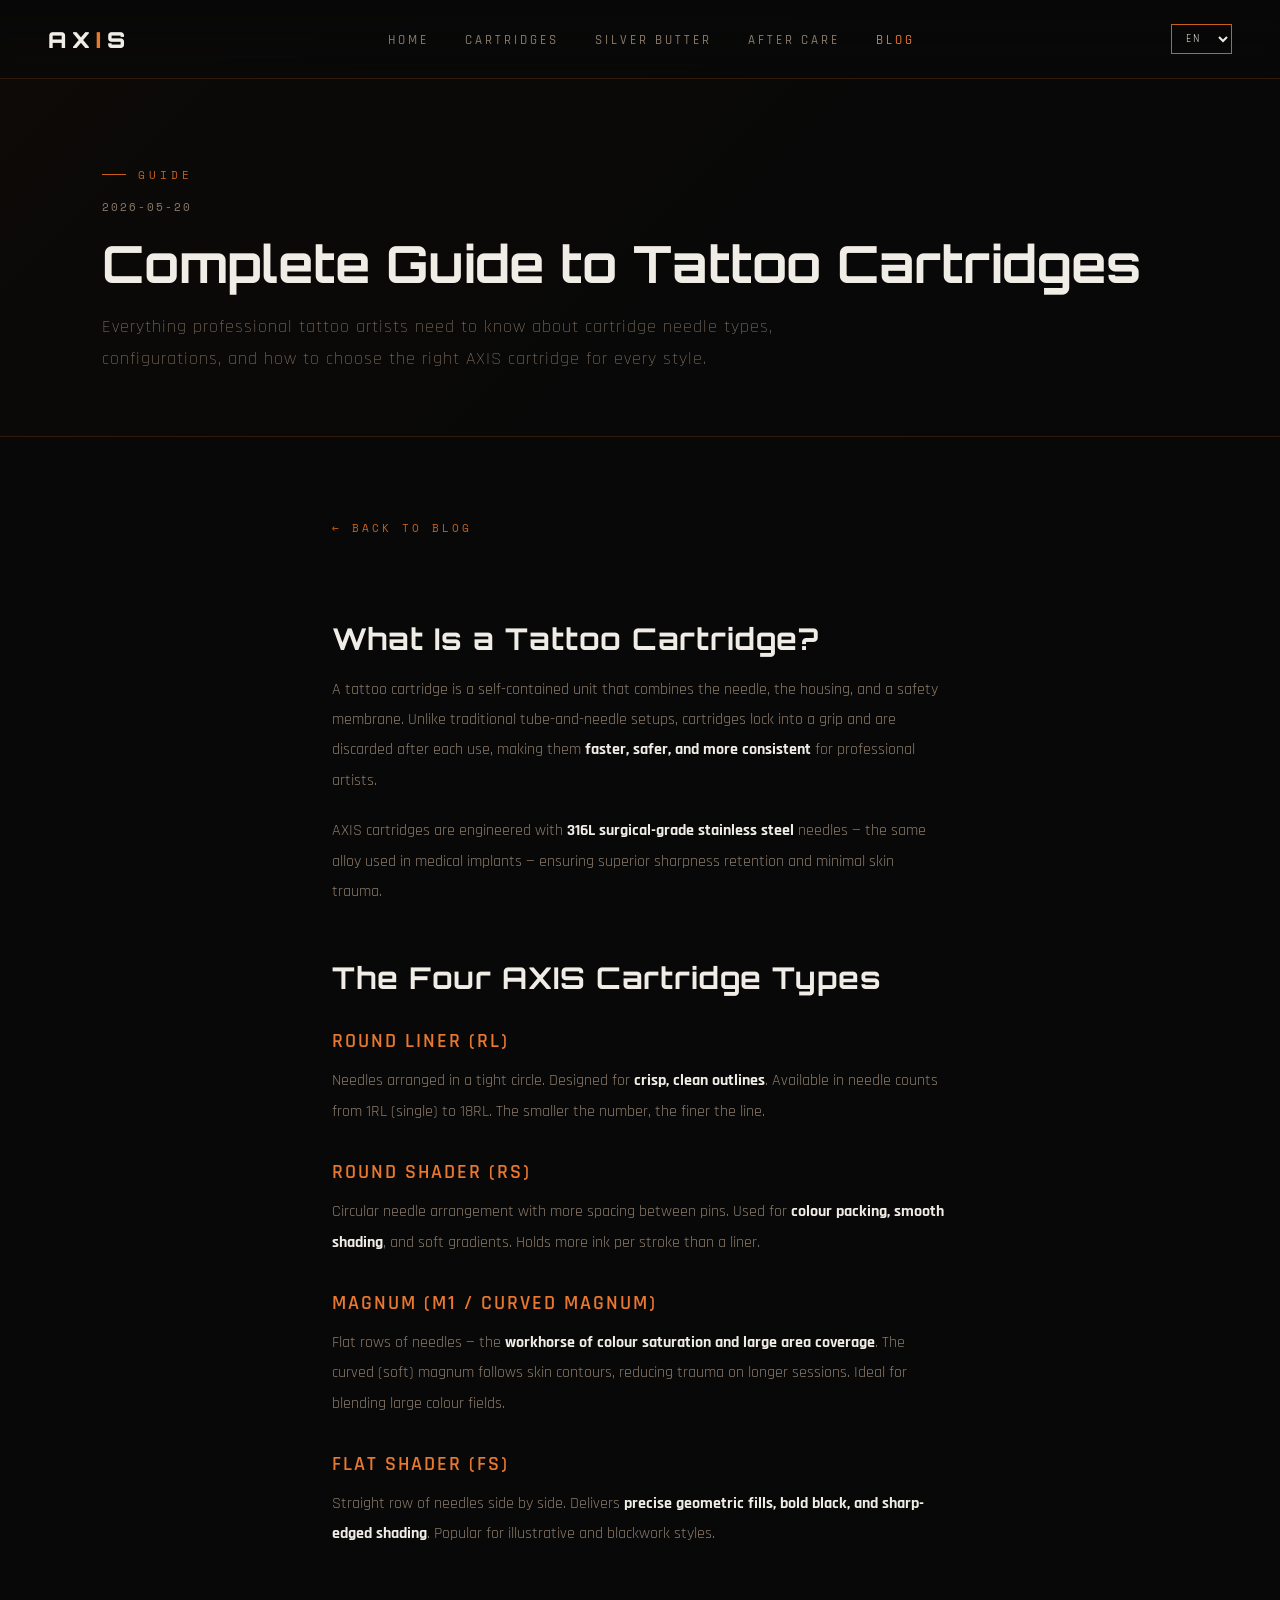
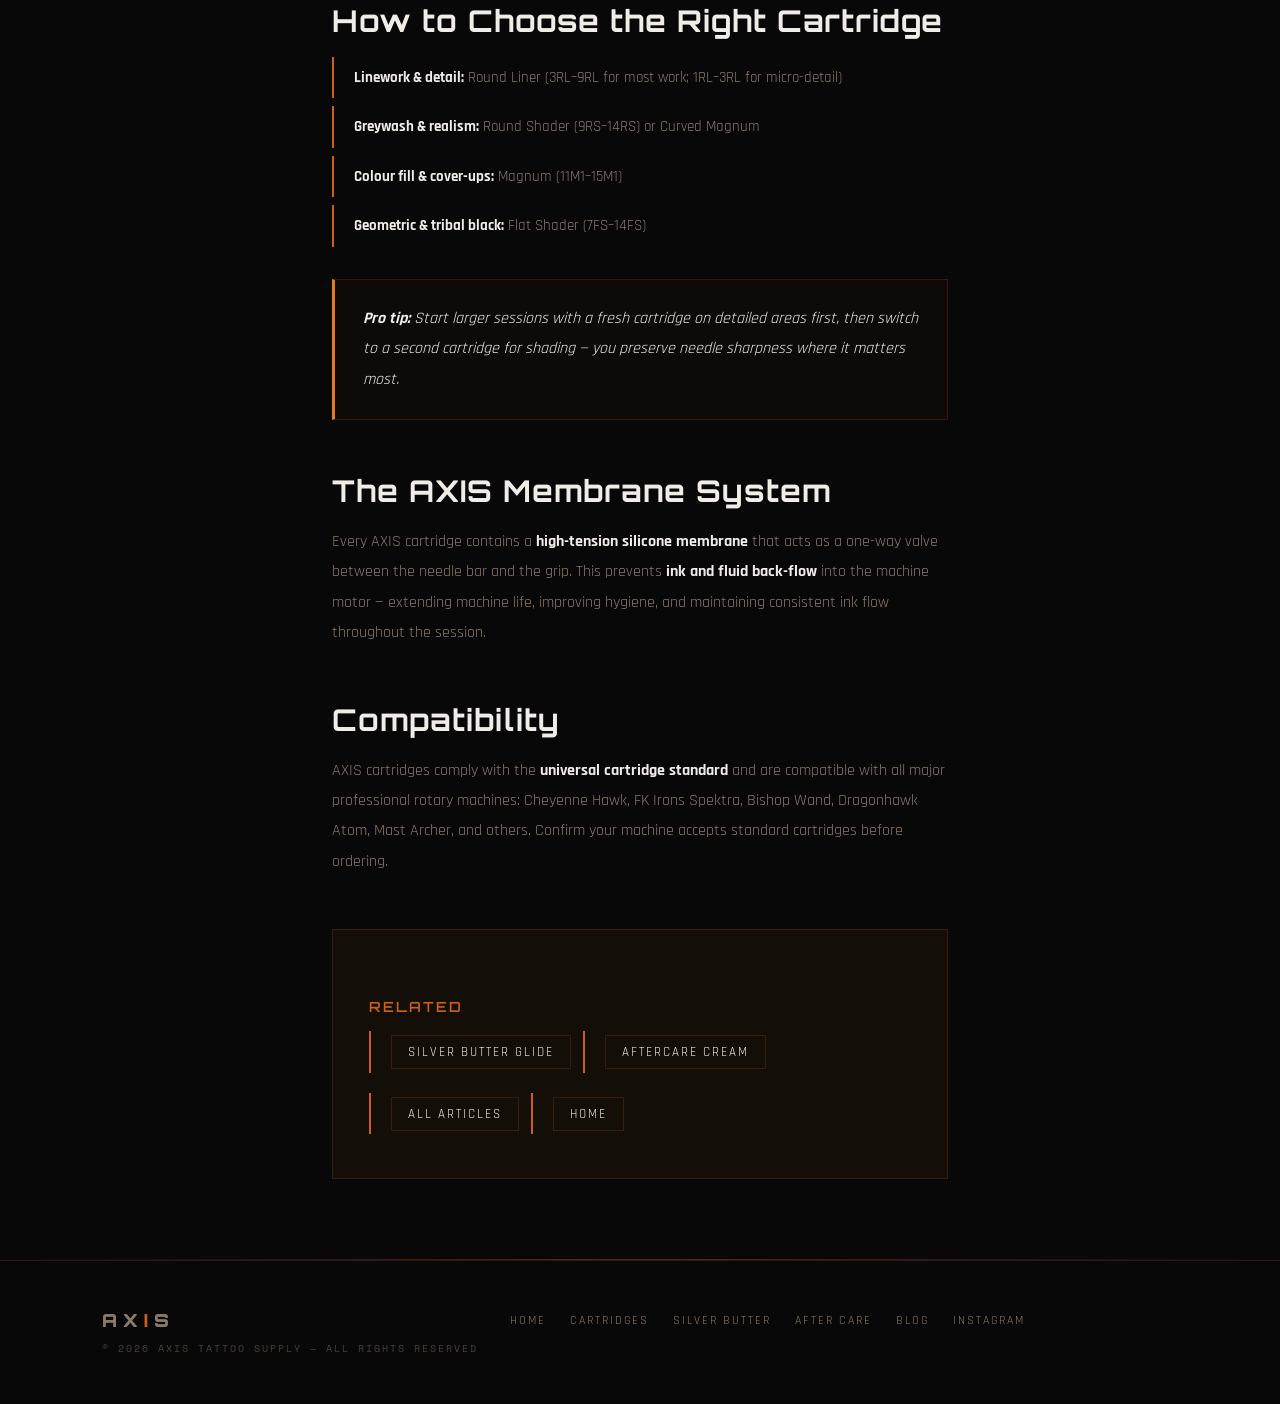
<file: blog-complete-guide-to-tattoo-cartridges.html>
<!DOCTYPE html>
<html lang="en">
<head>
<meta charset="UTF-8">
<meta name="viewport" content="width=device-width, initial-scale=1.0">
<title>Complete Guide to Tattoo Cartridges: RL, RS, Magnum & Flat Explained | AXIS</title>
<link rel="preconnect" href="https://fonts.googleapis.com">
<link href="https://fonts.googleapis.com/css2?family=Orbitron:wght@400;700;900&family=Rajdhani:wght@300;400;500;600&family=Space+Mono&display=swap" rel="stylesheet">
<meta name="description" content="Everything professional tattoo artists need to know about cartridge needle types, configurations, and how to choose the right AXIS cartridge for every style.">
<link rel="canonical" href="https://www.axis-tattoo.com/blog-complete-guide-to-tattoo-cartridges.html">
<meta name="robots" content="index, follow, max-image-preview:large, max-snippet:-1">
<meta name="theme-color" content="#080808">
<meta name="author" content="AXIS Tattoo Supply">
<link rel="icon" href="/favicon.svg" type="image/svg+xml">
<link rel="apple-touch-icon" href="/axis-logo.png">
<meta property="og:type" content="article">
<meta property="og:site_name" content="AXIS">
<meta property="og:title" content="Complete Guide to Tattoo Cartridges: RL, RS, Magnum & Flat Explained | AXIS">
<meta property="og:description" content="Everything professional tattoo artists need to know about cartridge needle types, configurations, and how to choose the right AXIS cartridge for every style.">
<meta property="og:url" content="https://www.axis-tattoo.com/blog-complete-guide-to-tattoo-cartridges.html">
<meta property="og:image" content="https://www.axis-tattoo.com/og-image.jpg">
<meta property="og:image:width" content="1200">
<meta property="og:image:height" content="630">
<meta property="og:locale" content="en_US">
<meta name="twitter:card" content="summary_large_image">
<meta name="twitter:title" content="Complete Guide to Tattoo Cartridges: RL, RS, Magnum & Flat Explained | AXIS">
<meta name="twitter:description" content="Everything professional tattoo artists need to know about cartridge needle types, configurations, and how to choose the right AXIS cartridge for every style.">
<meta name="twitter:image" content="https://www.axis-tattoo.com/og-image.jpg">
<script type="application/ld+json">
{"@context":"https://schema.org","@type":"BreadcrumbList","itemListElement":[
  {"@type":"ListItem","position":1,"name":"Home","item":"https://www.axis-tattoo.com/"},
  {"@type":"ListItem","position":2,"name":"Blog","item":"https://www.axis-tattoo.com/blog.html"},
  {"@type":"ListItem","position":3,"name":"Complete Guide to Tattoo Cartridges: RL, RS, Magnum & Flat Explained","item":"https://www.axis-tattoo.com/blog-complete-guide-to-tattoo-cartridges.html"}
]}</script>
<script type="application/ld+json">
{"@context":"https://schema.org","@type":"Article","headline":"Complete Guide to Tattoo Cartridges: RL, RS, Magnum & Flat Explained","description":"Everything professional tattoo artists need to know about cartridge needle types, configurations, and how to choose the right AXIS cartridge for every style.","datePublished":"2026-05-20","dateModified":"2026-05-20","author":{"@type":"Organization","name":"AXIS Tattoo Supply"},"publisher":{"@type":"Organization","name":"AXIS Tattoo Supply","logo":{"@type":"ImageObject","url":"https://www.axis-tattoo.com/axis-logo.png"}},"mainEntityOfPage":"https://www.axis-tattoo.com/blog-complete-guide-to-tattoo-cartridges.html","image":"https://www.axis-tattoo.com/og-image.jpg"}
</script>
<script src="translations.js"></script>
<link rel="stylesheet" href="enhance.css">
<style>
  *,*::before,*::after{margin:0;padding:0;box-sizing:border-box;}
  :root{--black:#080808;--deep:#0d0a07;--amber:#c8601a;--amber-bright:#e87730;--amber-glow:#ff9040;--white:#f0ece6;--dim:#8a7a6a;--line:rgba(200,96,26,0.2);}
  html{scroll-behavior:smooth;}
  body{background:var(--black);color:var(--white);font-family:'Rajdhani',sans-serif;overflow-x:hidden;}
  nav{position:fixed;top:0;left:0;right:0;z-index:100;display:flex;align-items:center;justify-content:space-between;padding:24px 48px;background:linear-gradient(to bottom,rgba(8,8,8,0.97),rgba(8,8,8,0.6));backdrop-filter:blur(8px);-webkit-backdrop-filter:blur(8px);border-bottom:1px solid var(--line);}
  .nav-logo{font-family:'Orbitron',sans-serif;font-size:22px;font-weight:900;letter-spacing:6px;color:var(--white);text-decoration:none;}
  .nav-logo span{color:var(--amber-bright);}
  .nav-links{display:flex;gap:36px;list-style:none;}
  .nav-links a{font-family:'Rajdhani',sans-serif;font-size:13px;font-weight:500;letter-spacing:3px;text-transform:uppercase;color:var(--dim);text-decoration:none;transition:color 0.3s;}
  .nav-links a:hover,.nav-links a[aria-current="page"]{color:var(--amber-bright);}
  .nav-right{display:flex;align-items:center;gap:16px;}
  select{background:transparent;border:1px solid var(--amber);color:var(--white);font-family:'Rajdhani',sans-serif;font-size:11px;padding:6px 10px;cursor:pointer;letter-spacing:2px;}
  select option{background:var(--black);color:var(--white);}
  .article-hero{padding:160px 8vw 60px;background:linear-gradient(135deg,#0d0a07 0%,#080808 60%);border-bottom:1px solid var(--line);}
  .article-cat{font-family:'Space Mono',monospace;font-size:11px;letter-spacing:4px;color:var(--amber);text-transform:uppercase;margin-bottom:16px;display:inline-flex;align-items:center;gap:12px;}
  .article-cat::before{content:'';display:block;width:24px;height:1px;background:var(--amber);}
  .article-date{font-family:'Space Mono',monospace;font-size:11px;color:var(--dim);letter-spacing:2px;margin-bottom:20px;}
  .article-hero h1{font-family:'Orbitron',sans-serif;font-size:clamp(26px,4vw,52px);font-weight:700;line-height:1.1;margin-bottom:20px;}
  .article-hero .lead{font-size:18px;color:var(--dim);max-width:680px;line-height:1.8;font-weight:300;letter-spacing:1px;}
  .article-body{max-width:820px;margin:0 auto;padding:80px 8vw;}
  .article-body h2{font-family:'Orbitron',sans-serif;font-size:clamp(20px,3vw,30px);font-weight:700;margin:52px 0 18px;color:var(--white);letter-spacing:1px;}
  .article-body h3{font-family:'Rajdhani',sans-serif;font-size:20px;font-weight:600;margin:32px 0 12px;color:var(--amber-bright);letter-spacing:2px;text-transform:uppercase;}
  .article-body p{font-size:16px;line-height:1.9;color:var(--dim);margin-bottom:20px;}
  .article-body strong{color:var(--white);}
  .article-body ul{list-style:none;margin:0 0 20px;padding:0;}
  .article-body ul li{padding:8px 0 8px 20px;border-left:2px solid var(--amber);margin-bottom:8px;color:var(--dim);font-size:15px;line-height:1.7;}
  .article-body ul li strong{color:var(--white);}
  .tip-box{background:var(--deep);border:1px solid var(--line);border-left:3px solid var(--amber-bright);padding:24px 28px;margin:32px 0;}
  .tip-box p{margin:0;color:var(--white);font-style:italic;}
  .internal-links{margin:52px 0 0;padding:36px;background:rgba(200,96,26,0.06);border:1px solid var(--line);}
  .internal-links h3{font-family:'Orbitron',sans-serif;font-size:14px;letter-spacing:2px;color:var(--amber);margin-bottom:16px;}
  .internal-links ul{list-style:none;padding:0;margin:0;display:flex;flex-wrap:wrap;gap:12px;}
  .internal-links ul li a{font-family:'Rajdhani',sans-serif;font-size:13px;letter-spacing:2px;text-transform:uppercase;color:var(--white);text-decoration:none;border:1px solid var(--line);padding:8px 16px;transition:all 0.3s;}
  .internal-links ul li a:hover{border-color:var(--amber);color:var(--amber-bright);}
  .back-link{display:inline-flex;align-items:center;gap:8px;font-family:'Space Mono',monospace;font-size:11px;letter-spacing:3px;color:var(--amber);text-decoration:none;text-transform:uppercase;margin-bottom:32px;transition:color 0.3s;}
  .back-link:hover{color:var(--amber-bright);}
  .divider{height:1px;background:linear-gradient(90deg,transparent,var(--amber),transparent);opacity:0.4;margin:0;}
  footer{border-top:1px solid var(--line);padding:48px 8vw;display:flex;flex-wrap:wrap;gap:32px;align-items:flex-start;}
  .footer-brand{display:flex;flex-direction:column;gap:10px;}
  .footer-logo{font-family:'Orbitron',sans-serif;font-size:18px;font-weight:900;letter-spacing:6px;color:var(--dim);}
  .footer-logo span{color:var(--amber);}
  .footer-copy{font-family:'Space Mono',monospace;font-size:10px;letter-spacing:2px;color:rgba(138,122,106,0.5);text-transform:uppercase;}
  .footer-links{display:flex;gap:24px;list-style:none;flex-wrap:wrap;}
  .footer-links a{font-size:12px;letter-spacing:2px;color:var(--dim);text-decoration:none;text-transform:uppercase;transition:color 0.3s;}
  .footer-links a:hover{color:var(--amber-bright);}
  
  /* ── Hamburger nav ── */
  .nav-toggle {
    display: none;
    flex-direction: column;
    justify-content: center;
    gap: 5px;
    background: transparent;
    border: none;
    cursor: pointer;
    padding: 8px 4px;
    z-index: 201;
    flex-shrink: 0;
  }
  .nav-toggle span {
    display: block;
    width: 24px;
    height: 2px;
    background: var(--white);
    border-radius: 2px;
    transition: all 0.3s ease;
  }
  .nav-toggle[aria-expanded="true"] span:nth-child(1) { transform: translateY(7px) rotate(45deg); }
  .nav-toggle[aria-expanded="true"] span:nth-child(2) { opacity: 0; transform: scaleX(0); }
  .nav-toggle[aria-expanded="true"] span:nth-child(3) { transform: translateY(-7px) rotate(-45deg); }
  @media (max-width: 860px) {
    nav { padding: 14px 20px; background: rgba(8,8,8,0.98); backdrop-filter: blur(10px); -webkit-backdrop-filter: blur(10px); flex-wrap: nowrap; gap: 0; }
    .nav-toggle { display: flex; order: 3; }
    .nav-right { order: 2; }
    .nav-links, .nav-center {
      display: none;
      flex-direction: column;
      position: fixed;
      top: 0; left: 0; right: 0; bottom: 0;
      background: rgba(8,8,8,0.97);
      align-items: center;
      justify-content: center;
      gap: 28px;
      z-index: 199;
      list-style: none;
    }
    .nav-links.nav-open, .nav-center.nav-open { display: flex; }
    .nav-links a, .nav-center a { font-size: 16px; letter-spacing: 5px; color: var(--dim); }
    .nav-links a:hover, .nav-center a:hover,
    .nav-links a[aria-current="page"], .nav-center a[aria-current="page"] { color: var(--amber-bright); }
  }

  @media(max-width:860px){
    .article-hero{padding:120px 20px 50px;}
    .article-body{padding:50px 20px;}
    footer{flex-direction:column;text-align:left;padding:40px 20px;}
  }
</style>
</head>
<body>
<nav>
  <a href="index.html" class="nav-logo">AX<span>I</span>S</a>
  <button class="nav-toggle" id="navToggle" aria-label="Toggle navigation" aria-expanded="false" aria-controls="navLinks">
    <span></span><span></span><span></span>
  </button>
  <ul class="nav-links" id="navLinks" role="list">
    <li><a href="index.html" data-i18n="home">Home</a></li>
    <li><a href="cartridges.html" data-i18n="cartridges">Cartridges</a></li>
    <li><a href="silver-butter.html" data-i18n="silverButter">Silver Butter</a></li>
    <li><a href="after-care.html" data-i18n="afterCare">After Care</a></li>
    <li><a href="blog.html" data-i18n="blog" aria-current="page">Blog</a></li>
  </ul>
  <div class="nav-right">
    <select data-lang-select onchange="setLanguage(this.value)" aria-label="Select language">
      <option value="en">EN</option>
      <option value="ru">РУ</option>
      <option value="es">ES</option>
      <option value="tr">TR</option>
      <option value="pt">PT</option>
      <option value="fr">FR</option>
      <option value="de">DE</option>
    </select>
  </div>
</nav>
<article>
  <header class="article-hero">
    <div class="article-cat">Guide</div>
    <div class="article-date">2026-05-20</div>
    <h1>Complete Guide to Tattoo Cartridges</h1>
    <p class="lead">Everything professional tattoo artists need to know about cartridge needle types, configurations, and how to choose the right AXIS cartridge for every style.</p>
  </header>
  <div class="article-body">
    <a href="blog.html" class="back-link">← Back to Blog</a>
<h2>What Is a Tattoo Cartridge?</h2>
<p>A tattoo cartridge is a self-contained unit that combines the needle, the housing, and a safety membrane. Unlike traditional tube-and-needle setups, cartridges lock into a grip and are discarded after each use, making them <strong>faster, safer, and more consistent</strong> for professional artists.</p>
<p>AXIS cartridges are engineered with <strong>316L surgical-grade stainless steel</strong> needles — the same alloy used in medical implants — ensuring superior sharpness retention and minimal skin trauma.</p>
<h2>The Four AXIS Cartridge Types</h2>
<h3>Round Liner (RL)</h3>
<p>Needles arranged in a tight circle. Designed for <strong>crisp, clean outlines</strong>. Available in needle counts from 1RL (single) to 18RL. The smaller the number, the finer the line.</p>
<h3>Round Shader (RS)</h3>
<p>Circular needle arrangement with more spacing between pins. Used for <strong>colour packing, smooth shading</strong>, and soft gradients. Holds more ink per stroke than a liner.</p>
<h3>Magnum (M1 / Curved Magnum)</h3>
<p>Flat rows of needles — the <strong>workhorse of colour saturation and large area coverage</strong>. The curved (soft) magnum follows skin contours, reducing trauma on longer sessions. Ideal for blending large colour fields.</p>
<h3>Flat Shader (FS)</h3>
<p>Straight row of needles side by side. Delivers <strong>precise geometric fills, bold black, and sharp-edged shading</strong>. Popular for illustrative and blackwork styles.</p>
<h2>How to Choose the Right Cartridge</h2>
<ul>
<li><strong>Linework & detail:</strong> Round Liner (3RL–9RL for most work; 1RL–3RL for micro-detail)</li>
<li><strong>Greywash & realism:</strong> Round Shader (9RS–14RS) or Curved Magnum</li>
<li><strong>Colour fill & cover-ups:</strong> Magnum (11M1–15M1)</li>
<li><strong>Geometric & tribal black:</strong> Flat Shader (7FS–14FS)</li>
</ul>
<div class="tip-box"><p><strong>Pro tip:</strong> Start larger sessions with a fresh cartridge on detailed areas first, then switch to a second cartridge for shading — you preserve needle sharpness where it matters most.</p></div>
<h2>The AXIS Membrane System</h2>
<p>Every AXIS cartridge contains a <strong>high-tension silicone membrane</strong> that acts as a one-way valve between the needle bar and the grip. This prevents <strong>ink and fluid back-flow</strong> into the machine motor — extending machine life, improving hygiene, and maintaining consistent ink flow throughout the session.</p>
<h2>Compatibility</h2>
<p>AXIS cartridges comply with the <strong>universal cartridge standard</strong> and are compatible with all major professional rotary machines: Cheyenne Hawk, FK Irons Spektra, Bishop Wand, Dragonhawk Atom, Mast Archer, and others. Confirm your machine accepts standard cartridges before ordering.</p>
<div class="internal-links">
      <h3>Related</h3>
      <ul><li><a href="silver-butter.html">Silver Butter Glide</a></li><li><a href="after-care.html">Aftercare Cream</a></li><li><a href="blog.html">All Articles</a></li><li><a href="index.html">Home</a></li></ul>
    </div>
  </div>
</article>
<div class="divider"></div>
<footer>
  <div class="footer-brand">
    <div class="footer-logo">AX<span>I</span>S</div>
    <div class="footer-copy" data-i18n="copyright">© 2026 AXIS Tattoo Supply — All Rights Reserved</div>
  </div>
  <ul class="footer-links">
    <li><a href="index.html" data-i18n="home">Home</a></li>
    <li><a href="cartridges.html" data-i18n="cartridges">Cartridges</a></li>
    <li><a href="silver-butter.html" data-i18n="silverButter">Silver Butter</a></li>
    <li><a href="after-care.html" data-i18n="afterCare">After Care</a></li>
    <li><a href="blog.html" data-i18n="blog">Blog</a></li>
    <li><a href="https://instagram.com/axis.cartridges/" rel="noopener" target="_blank" data-i18n="instagram">Instagram</a></li>
  </ul>
</footer>

<script>
/* Mobile nav toggle */
(function(){
  var btn = document.getElementById('navToggle');
  var menu = document.getElementById('navLinks') || document.getElementById('navCenter');
  if(!btn || !menu) return;
  btn.addEventListener('click', function(){
    var open = menu.classList.toggle('nav-open');
    btn.setAttribute('aria-expanded', open ? 'true' : 'false');
    document.body.style.overflow = open ? 'hidden' : '';
  });
  menu.querySelectorAll('a').forEach(function(a){
    a.addEventListener('click', function(){
      menu.classList.remove('nav-open');
      btn.setAttribute('aria-expanded', 'false');
      document.body.style.overflow = '';
    });
  });
})();
</script>
<script src="protect.js"></script>
</body>
</html>
</file>
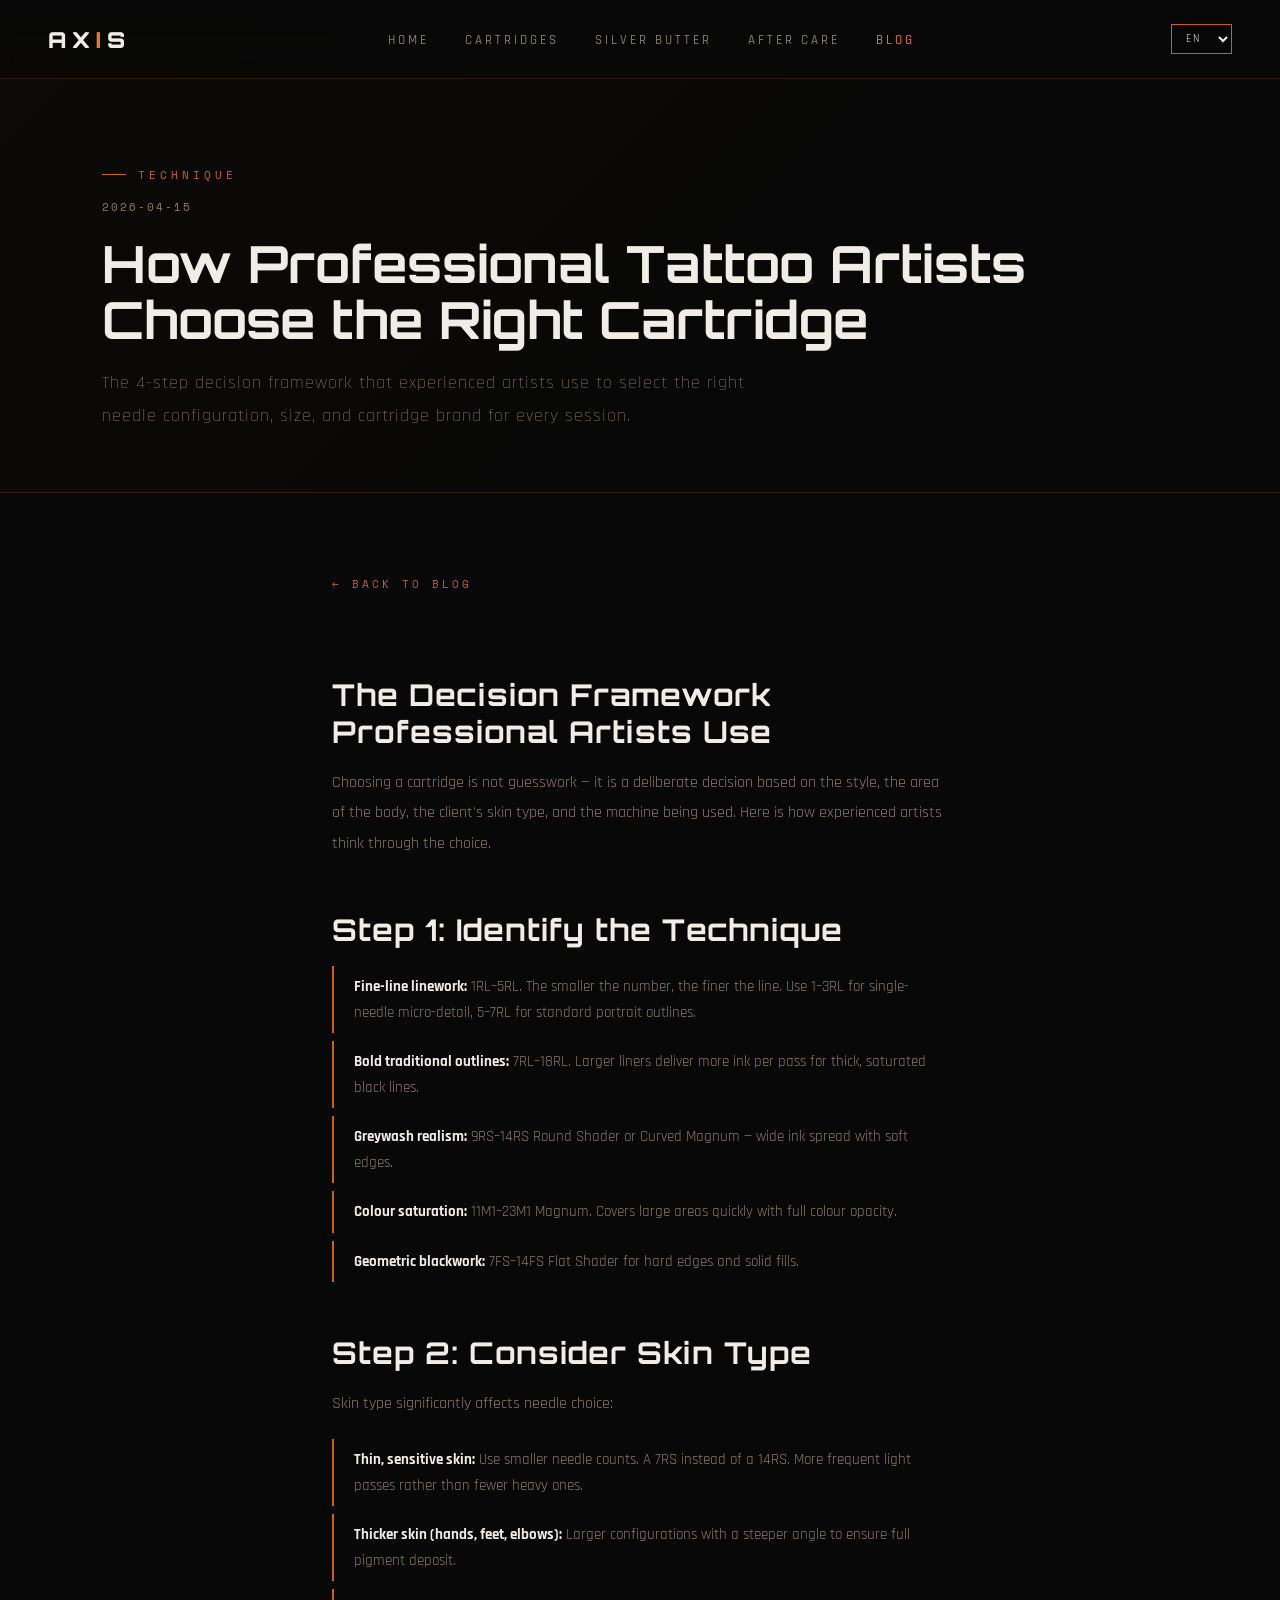
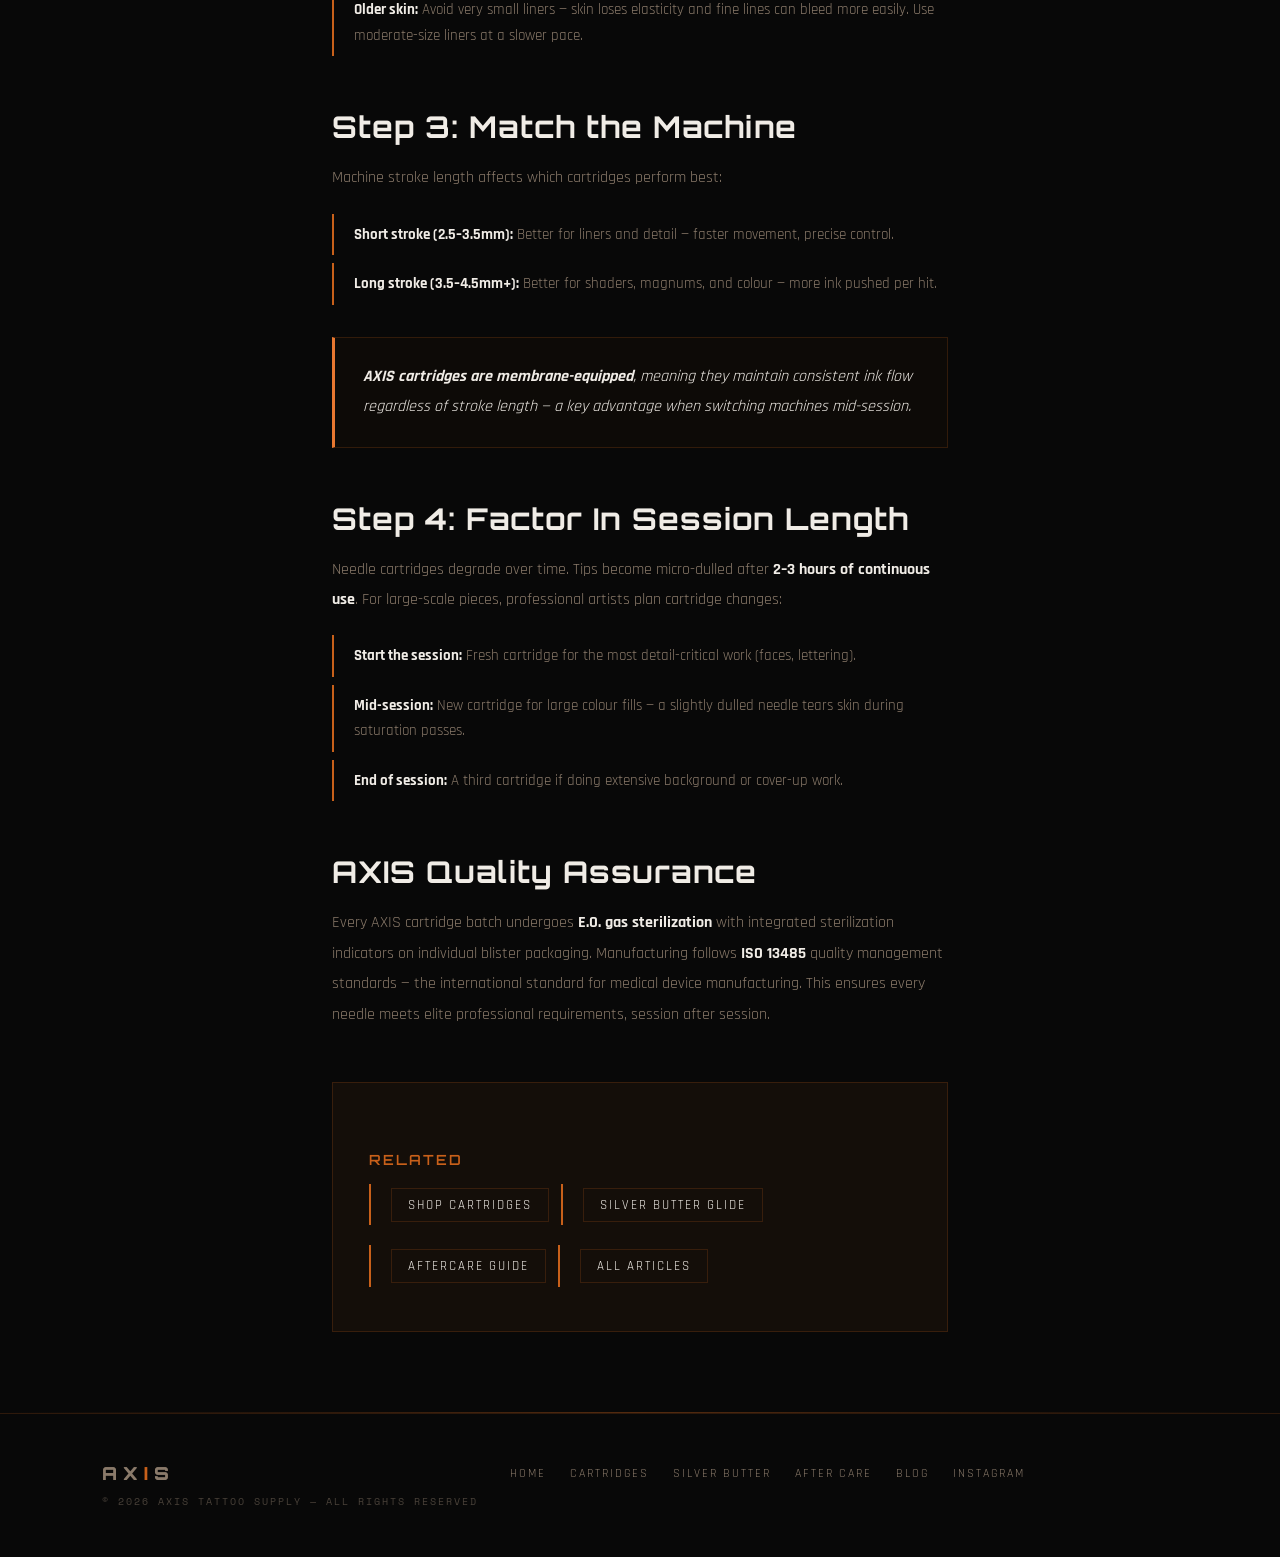
<file: blog-how-tattoo-artists-choose-cartridges.html>
<!DOCTYPE html>
<html lang="en">
<head>
<meta charset="UTF-8">
<meta name="viewport" content="width=device-width, initial-scale=1.0">
<title>How Professional Tattoo Artists Choose the Right Cartridge | AXIS</title>
<link rel="preconnect" href="https://fonts.googleapis.com">
<link href="https://fonts.googleapis.com/css2?family=Orbitron:wght@400;700;900&family=Rajdhani:wght@300;400;500;600&family=Space+Mono&display=swap" rel="stylesheet">
<meta name="description" content="The 4-step decision framework that experienced artists use to select the right needle configuration, size, and cartridge brand for every session.">
<link rel="canonical" href="https://www.axis-tattoo.com/blog-how-tattoo-artists-choose-cartridges.html">
<meta name="robots" content="index, follow, max-image-preview:large, max-snippet:-1">
<meta name="theme-color" content="#080808">
<meta name="author" content="AXIS Tattoo Supply">
<link rel="icon" href="/favicon.svg" type="image/svg+xml">
<link rel="apple-touch-icon" href="/axis-logo.png">
<meta property="og:type" content="article">
<meta property="og:site_name" content="AXIS">
<meta property="og:title" content="How Professional Tattoo Artists Choose the Right Cartridge | AXIS">
<meta property="og:description" content="The 4-step decision framework that experienced artists use to select the right needle configuration, size, and cartridge brand for every session.">
<meta property="og:url" content="https://www.axis-tattoo.com/blog-how-tattoo-artists-choose-cartridges.html">
<meta property="og:image" content="https://www.axis-tattoo.com/og-image.jpg">
<meta property="og:image:width" content="1200">
<meta property="og:image:height" content="630">
<meta property="og:locale" content="en_US">
<meta name="twitter:card" content="summary_large_image">
<meta name="twitter:title" content="How Professional Tattoo Artists Choose the Right Cartridge | AXIS">
<meta name="twitter:description" content="The 4-step decision framework that experienced artists use to select the right needle configuration, size, and cartridge brand for every session.">
<meta name="twitter:image" content="https://www.axis-tattoo.com/og-image.jpg">
<script type="application/ld+json">
{"@context":"https://schema.org","@type":"BreadcrumbList","itemListElement":[
  {"@type":"ListItem","position":1,"name":"Home","item":"https://www.axis-tattoo.com/"},
  {"@type":"ListItem","position":2,"name":"Blog","item":"https://www.axis-tattoo.com/blog.html"},
  {"@type":"ListItem","position":3,"name":"How Professional Tattoo Artists Choose the Right Cartridge","item":"https://www.axis-tattoo.com/blog-how-tattoo-artists-choose-cartridges.html"}
]}</script>
<script type="application/ld+json">
{"@context":"https://schema.org","@type":"Article","headline":"How Professional Tattoo Artists Choose the Right Cartridge","description":"The 4-step decision framework that experienced artists use to select the right needle configuration, size, and cartridge brand for every session.","datePublished":"2026-04-15","dateModified":"2026-04-15","author":{"@type":"Organization","name":"AXIS Tattoo Supply"},"publisher":{"@type":"Organization","name":"AXIS Tattoo Supply","logo":{"@type":"ImageObject","url":"https://www.axis-tattoo.com/axis-logo.png"}},"mainEntityOfPage":"https://www.axis-tattoo.com/blog-how-tattoo-artists-choose-cartridges.html","image":"https://www.axis-tattoo.com/og-image.jpg"}
</script>
<script src="translations.js"></script>
<link rel="stylesheet" href="enhance.css">
<style>
  *,*::before,*::after{margin:0;padding:0;box-sizing:border-box;}
  :root{--black:#080808;--deep:#0d0a07;--amber:#c8601a;--amber-bright:#e87730;--amber-glow:#ff9040;--white:#f0ece6;--dim:#8a7a6a;--line:rgba(200,96,26,0.2);}
  html{scroll-behavior:smooth;}
  body{background:var(--black);color:var(--white);font-family:'Rajdhani',sans-serif;overflow-x:hidden;}
  nav{position:fixed;top:0;left:0;right:0;z-index:100;display:flex;align-items:center;justify-content:space-between;padding:24px 48px;background:linear-gradient(to bottom,rgba(8,8,8,0.97),rgba(8,8,8,0.6));backdrop-filter:blur(8px);-webkit-backdrop-filter:blur(8px);border-bottom:1px solid var(--line);}
  .nav-logo{font-family:'Orbitron',sans-serif;font-size:22px;font-weight:900;letter-spacing:6px;color:var(--white);text-decoration:none;}
  .nav-logo span{color:var(--amber-bright);}
  .nav-links{display:flex;gap:36px;list-style:none;}
  .nav-links a{font-family:'Rajdhani',sans-serif;font-size:13px;font-weight:500;letter-spacing:3px;text-transform:uppercase;color:var(--dim);text-decoration:none;transition:color 0.3s;}
  .nav-links a:hover,.nav-links a[aria-current="page"]{color:var(--amber-bright);}
  .nav-right{display:flex;align-items:center;gap:16px;}
  select{background:transparent;border:1px solid var(--amber);color:var(--white);font-family:'Rajdhani',sans-serif;font-size:11px;padding:6px 10px;cursor:pointer;letter-spacing:2px;}
  select option{background:var(--black);color:var(--white);}
  .article-hero{padding:160px 8vw 60px;background:linear-gradient(135deg,#0d0a07 0%,#080808 60%);border-bottom:1px solid var(--line);}
  .article-cat{font-family:'Space Mono',monospace;font-size:11px;letter-spacing:4px;color:var(--amber);text-transform:uppercase;margin-bottom:16px;display:inline-flex;align-items:center;gap:12px;}
  .article-cat::before{content:'';display:block;width:24px;height:1px;background:var(--amber);}
  .article-date{font-family:'Space Mono',monospace;font-size:11px;color:var(--dim);letter-spacing:2px;margin-bottom:20px;}
  .article-hero h1{font-family:'Orbitron',sans-serif;font-size:clamp(26px,4vw,52px);font-weight:700;line-height:1.1;margin-bottom:20px;}
  .article-hero .lead{font-size:18px;color:var(--dim);max-width:680px;line-height:1.8;font-weight:300;letter-spacing:1px;}
  .article-body{max-width:820px;margin:0 auto;padding:80px 8vw;}
  .article-body h2{font-family:'Orbitron',sans-serif;font-size:clamp(20px,3vw,30px);font-weight:700;margin:52px 0 18px;color:var(--white);letter-spacing:1px;}
  .article-body h3{font-family:'Rajdhani',sans-serif;font-size:20px;font-weight:600;margin:32px 0 12px;color:var(--amber-bright);letter-spacing:2px;text-transform:uppercase;}
  .article-body p{font-size:16px;line-height:1.9;color:var(--dim);margin-bottom:20px;}
  .article-body strong{color:var(--white);}
  .article-body ul{list-style:none;margin:0 0 20px;padding:0;}
  .article-body ul li{padding:8px 0 8px 20px;border-left:2px solid var(--amber);margin-bottom:8px;color:var(--dim);font-size:15px;line-height:1.7;}
  .article-body ul li strong{color:var(--white);}
  .tip-box{background:var(--deep);border:1px solid var(--line);border-left:3px solid var(--amber-bright);padding:24px 28px;margin:32px 0;}
  .tip-box p{margin:0;color:var(--white);font-style:italic;}
  .internal-links{margin:52px 0 0;padding:36px;background:rgba(200,96,26,0.06);border:1px solid var(--line);}
  .internal-links h3{font-family:'Orbitron',sans-serif;font-size:14px;letter-spacing:2px;color:var(--amber);margin-bottom:16px;}
  .internal-links ul{list-style:none;padding:0;margin:0;display:flex;flex-wrap:wrap;gap:12px;}
  .internal-links ul li a{font-family:'Rajdhani',sans-serif;font-size:13px;letter-spacing:2px;text-transform:uppercase;color:var(--white);text-decoration:none;border:1px solid var(--line);padding:8px 16px;transition:all 0.3s;}
  .internal-links ul li a:hover{border-color:var(--amber);color:var(--amber-bright);}
  .back-link{display:inline-flex;align-items:center;gap:8px;font-family:'Space Mono',monospace;font-size:11px;letter-spacing:3px;color:var(--amber);text-decoration:none;text-transform:uppercase;margin-bottom:32px;transition:color 0.3s;}
  .back-link:hover{color:var(--amber-bright);}
  .divider{height:1px;background:linear-gradient(90deg,transparent,var(--amber),transparent);opacity:0.4;margin:0;}
  footer{border-top:1px solid var(--line);padding:48px 8vw;display:flex;flex-wrap:wrap;gap:32px;align-items:flex-start;}
  .footer-brand{display:flex;flex-direction:column;gap:10px;}
  .footer-logo{font-family:'Orbitron',sans-serif;font-size:18px;font-weight:900;letter-spacing:6px;color:var(--dim);}
  .footer-logo span{color:var(--amber);}
  .footer-copy{font-family:'Space Mono',monospace;font-size:10px;letter-spacing:2px;color:rgba(138,122,106,0.5);text-transform:uppercase;}
  .footer-links{display:flex;gap:24px;list-style:none;flex-wrap:wrap;}
  .footer-links a{font-size:12px;letter-spacing:2px;color:var(--dim);text-decoration:none;text-transform:uppercase;transition:color 0.3s;}
  .footer-links a:hover{color:var(--amber-bright);}
  
  /* ── Hamburger nav ── */
  .nav-toggle {
    display: none;
    flex-direction: column;
    justify-content: center;
    gap: 5px;
    background: transparent;
    border: none;
    cursor: pointer;
    padding: 8px 4px;
    z-index: 201;
    flex-shrink: 0;
  }
  .nav-toggle span {
    display: block;
    width: 24px;
    height: 2px;
    background: var(--white);
    border-radius: 2px;
    transition: all 0.3s ease;
  }
  .nav-toggle[aria-expanded="true"] span:nth-child(1) { transform: translateY(7px) rotate(45deg); }
  .nav-toggle[aria-expanded="true"] span:nth-child(2) { opacity: 0; transform: scaleX(0); }
  .nav-toggle[aria-expanded="true"] span:nth-child(3) { transform: translateY(-7px) rotate(-45deg); }
  @media (max-width: 860px) {
    nav { padding: 14px 20px; background: rgba(8,8,8,0.98); backdrop-filter: blur(10px); -webkit-backdrop-filter: blur(10px); flex-wrap: nowrap; gap: 0; }
    .nav-toggle { display: flex; order: 3; }
    .nav-right { order: 2; }
    .nav-links, .nav-center {
      display: none;
      flex-direction: column;
      position: fixed;
      top: 0; left: 0; right: 0; bottom: 0;
      background: rgba(8,8,8,0.97);
      align-items: center;
      justify-content: center;
      gap: 28px;
      z-index: 199;
      list-style: none;
    }
    .nav-links.nav-open, .nav-center.nav-open { display: flex; }
    .nav-links a, .nav-center a { font-size: 16px; letter-spacing: 5px; color: var(--dim); }
    .nav-links a:hover, .nav-center a:hover,
    .nav-links a[aria-current="page"], .nav-center a[aria-current="page"] { color: var(--amber-bright); }
  }

  @media(max-width:860px){
    .article-hero{padding:120px 20px 50px;}
    .article-body{padding:50px 20px;}
    footer{flex-direction:column;text-align:left;padding:40px 20px;}
  }
</style>
</head>
<body>
<nav>
  <a href="index.html" class="nav-logo">AX<span>I</span>S</a>
  <button class="nav-toggle" id="navToggle" aria-label="Toggle navigation" aria-expanded="false" aria-controls="navLinks">
    <span></span><span></span><span></span>
  </button>
  <ul class="nav-links" id="navLinks" role="list">
    <li><a href="index.html" data-i18n="home">Home</a></li>
    <li><a href="cartridges.html" data-i18n="cartridges">Cartridges</a></li>
    <li><a href="silver-butter.html" data-i18n="silverButter">Silver Butter</a></li>
    <li><a href="after-care.html" data-i18n="afterCare">After Care</a></li>
    <li><a href="blog.html" data-i18n="blog" aria-current="page">Blog</a></li>
  </ul>
  <div class="nav-right">
    <select data-lang-select onchange="setLanguage(this.value)" aria-label="Select language">
      <option value="en">EN</option>
      <option value="ru">РУ</option>
      <option value="es">ES</option>
      <option value="tr">TR</option>
      <option value="pt">PT</option>
      <option value="fr">FR</option>
      <option value="de">DE</option>
    </select>
  </div>
</nav>
<article>
  <header class="article-hero">
    <div class="article-cat">Technique</div>
    <div class="article-date">2026-04-15</div>
    <h1>How Professional Tattoo Artists Choose the Right Cartridge</h1>
    <p class="lead">The 4-step decision framework that experienced artists use to select the right needle configuration, size, and cartridge brand for every session.</p>
  </header>
  <div class="article-body">
    <a href="blog.html" class="back-link">← Back to Blog</a>
<h2>The Decision Framework Professional Artists Use</h2>
<p>Choosing a cartridge is not guesswork — it is a deliberate decision based on the style, the area of the body, the client's skin type, and the machine being used. Here is how experienced artists think through the choice.</p>
<h2>Step 1: Identify the Technique</h2>
<ul>
<li><strong>Fine-line linework:</strong> 1RL–5RL. The smaller the number, the finer the line. Use 1–3RL for single-needle micro-detail, 5–7RL for standard portrait outlines.</li>
<li><strong>Bold traditional outlines:</strong> 7RL–18RL. Larger liners deliver more ink per pass for thick, saturated black lines.</li>
<li><strong>Greywash realism:</strong> 9RS–14RS Round Shader or Curved Magnum — wide ink spread with soft edges.</li>
<li><strong>Colour saturation:</strong> 11M1–23M1 Magnum. Covers large areas quickly with full colour opacity.</li>
<li><strong>Geometric blackwork:</strong> 7FS–14FS Flat Shader for hard edges and solid fills.</li>
</ul>
<h2>Step 2: Consider Skin Type</h2>
<p>Skin type significantly affects needle choice:</p>
<ul>
<li><strong>Thin, sensitive skin:</strong> Use smaller needle counts. A 7RS instead of a 14RS. More frequent light passes rather than fewer heavy ones.</li>
<li><strong>Thicker skin (hands, feet, elbows):</strong> Larger configurations with a steeper angle to ensure full pigment deposit.</li>
<li><strong>Older skin:</strong> Avoid very small liners — skin loses elasticity and fine lines can bleed more easily. Use moderate-size liners at a slower pace.</li>
</ul>
<h2>Step 3: Match the Machine</h2>
<p>Machine stroke length affects which cartridges perform best:</p>
<ul>
<li><strong>Short stroke (2.5–3.5mm):</strong> Better for liners and detail — faster movement, precise control.</li>
<li><strong>Long stroke (3.5–4.5mm+):</strong> Better for shaders, magnums, and colour — more ink pushed per hit.</li>
</ul>
<div class="tip-box"><p><strong>AXIS cartridges are membrane-equipped</strong>, meaning they maintain consistent ink flow regardless of stroke length — a key advantage when switching machines mid-session.</p></div>
<h2>Step 4: Factor In Session Length</h2>
<p>Needle cartridges degrade over time. Tips become micro-dulled after <strong>2–3 hours of continuous use</strong>. For large-scale pieces, professional artists plan cartridge changes:</p>
<ul>
<li><strong>Start the session:</strong> Fresh cartridge for the most detail-critical work (faces, lettering).</li>
<li><strong>Mid-session:</strong> New cartridge for large colour fills — a slightly dulled needle tears skin during saturation passes.</li>
<li><strong>End of session:</strong> A third cartridge if doing extensive background or cover-up work.</li>
</ul>
<h2>AXIS Quality Assurance</h2>
<p>Every AXIS cartridge batch undergoes <strong>E.O. gas sterilization</strong> with integrated sterilization indicators on individual blister packaging. Manufacturing follows <strong>ISO 13485</strong> quality management standards — the international standard for medical device manufacturing. This ensures every needle meets elite professional requirements, session after session.</p>
<div class="internal-links">
      <h3>Related</h3>
      <ul><li><a href="cartridges.html">Shop Cartridges</a></li><li><a href="silver-butter.html">Silver Butter Glide</a></li><li><a href="blog-tattoo-aftercare-guide.html">Aftercare Guide</a></li><li><a href="blog.html">All Articles</a></li></ul>
    </div>
  </div>
</article>
<div class="divider"></div>
<footer>
  <div class="footer-brand">
    <div class="footer-logo">AX<span>I</span>S</div>
    <div class="footer-copy" data-i18n="copyright">© 2026 AXIS Tattoo Supply — All Rights Reserved</div>
  </div>
  <ul class="footer-links">
    <li><a href="index.html" data-i18n="home">Home</a></li>
    <li><a href="cartridges.html" data-i18n="cartridges">Cartridges</a></li>
    <li><a href="silver-butter.html" data-i18n="silverButter">Silver Butter</a></li>
    <li><a href="after-care.html" data-i18n="afterCare">After Care</a></li>
    <li><a href="blog.html" data-i18n="blog">Blog</a></li>
    <li><a href="https://instagram.com/axis.cartridges/" rel="noopener" target="_blank" data-i18n="instagram">Instagram</a></li>
  </ul>
</footer>

<script>
/* Mobile nav toggle */
(function(){
  var btn = document.getElementById('navToggle');
  var menu = document.getElementById('navLinks') || document.getElementById('navCenter');
  if(!btn || !menu) return;
  btn.addEventListener('click', function(){
    var open = menu.classList.toggle('nav-open');
    btn.setAttribute('aria-expanded', open ? 'true' : 'false');
    document.body.style.overflow = open ? 'hidden' : '';
  });
  menu.querySelectorAll('a').forEach(function(a){
    a.addEventListener('click', function(){
      menu.classList.remove('nav-open');
      btn.setAttribute('aria-expanded', 'false');
      document.body.style.overflow = '';
    });
  });
})();
</script>
<script src="protect.js"></script>
</body>
</html>
</file>
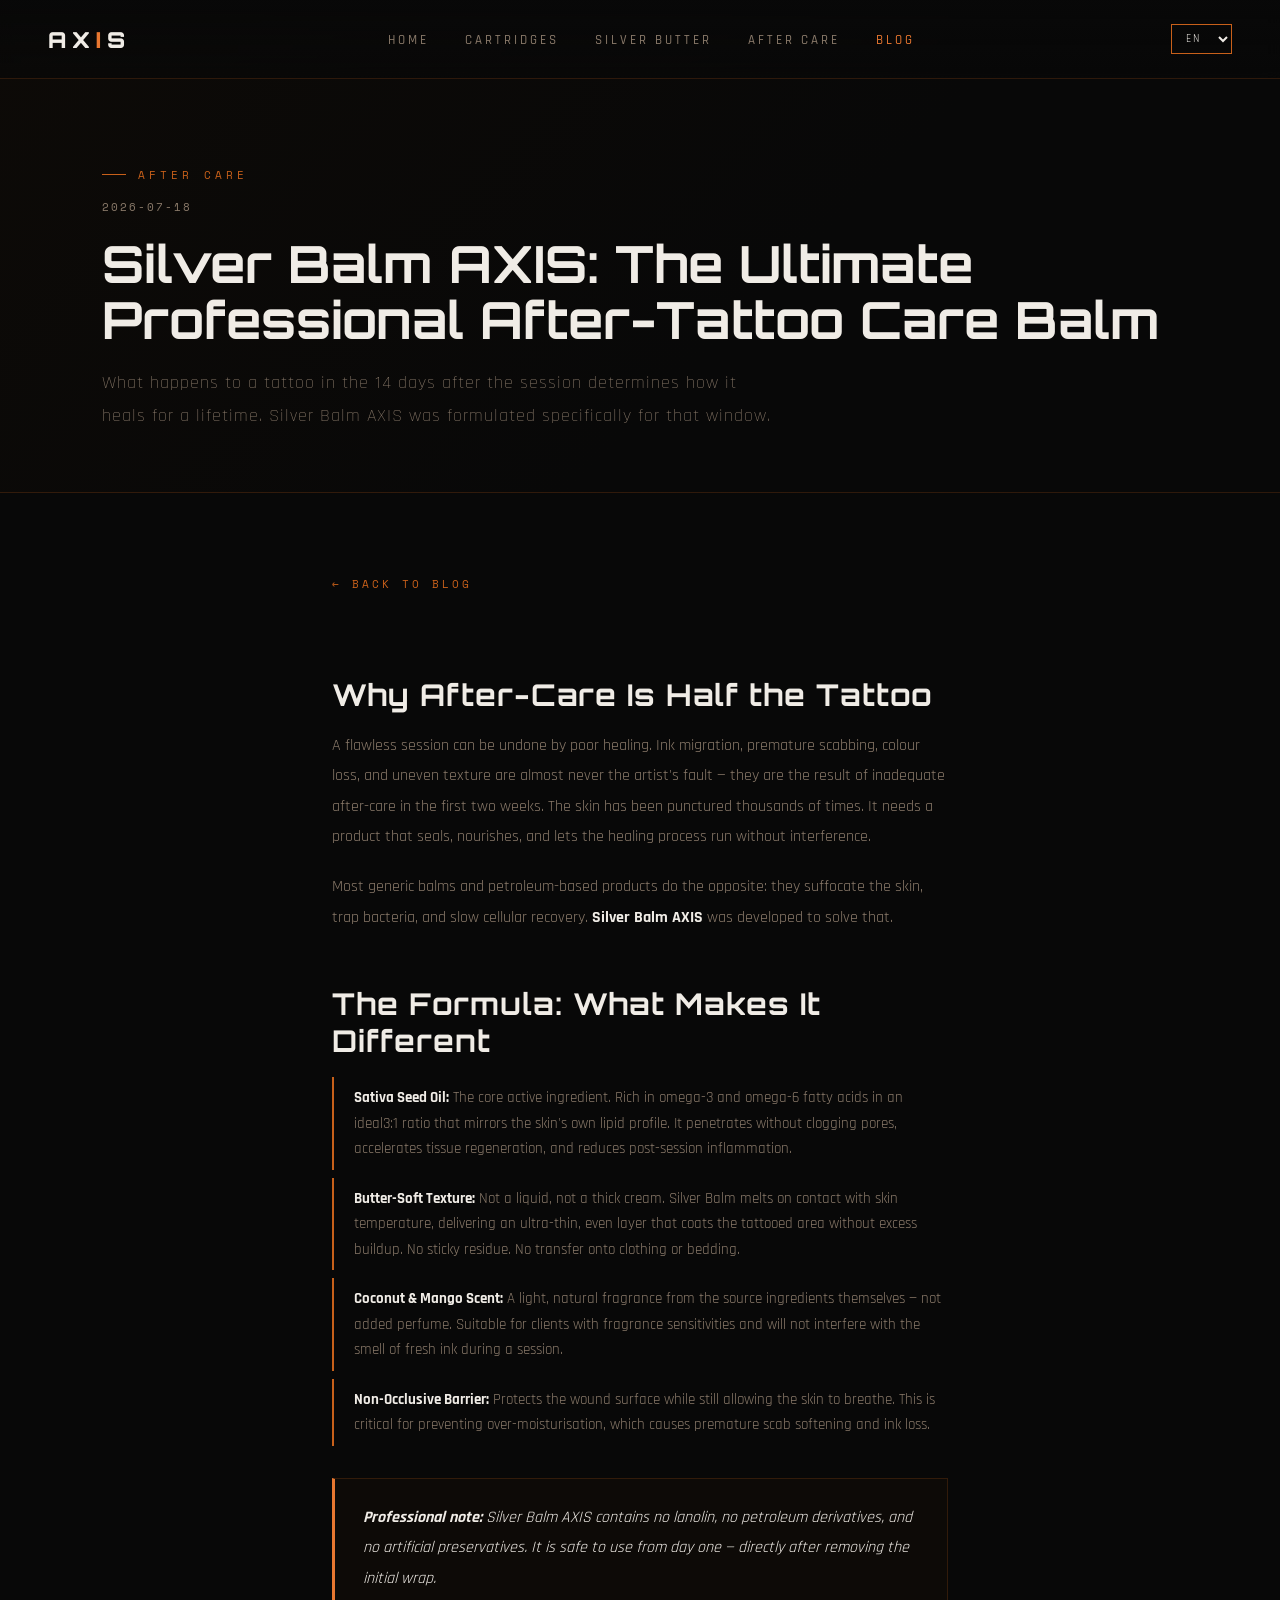
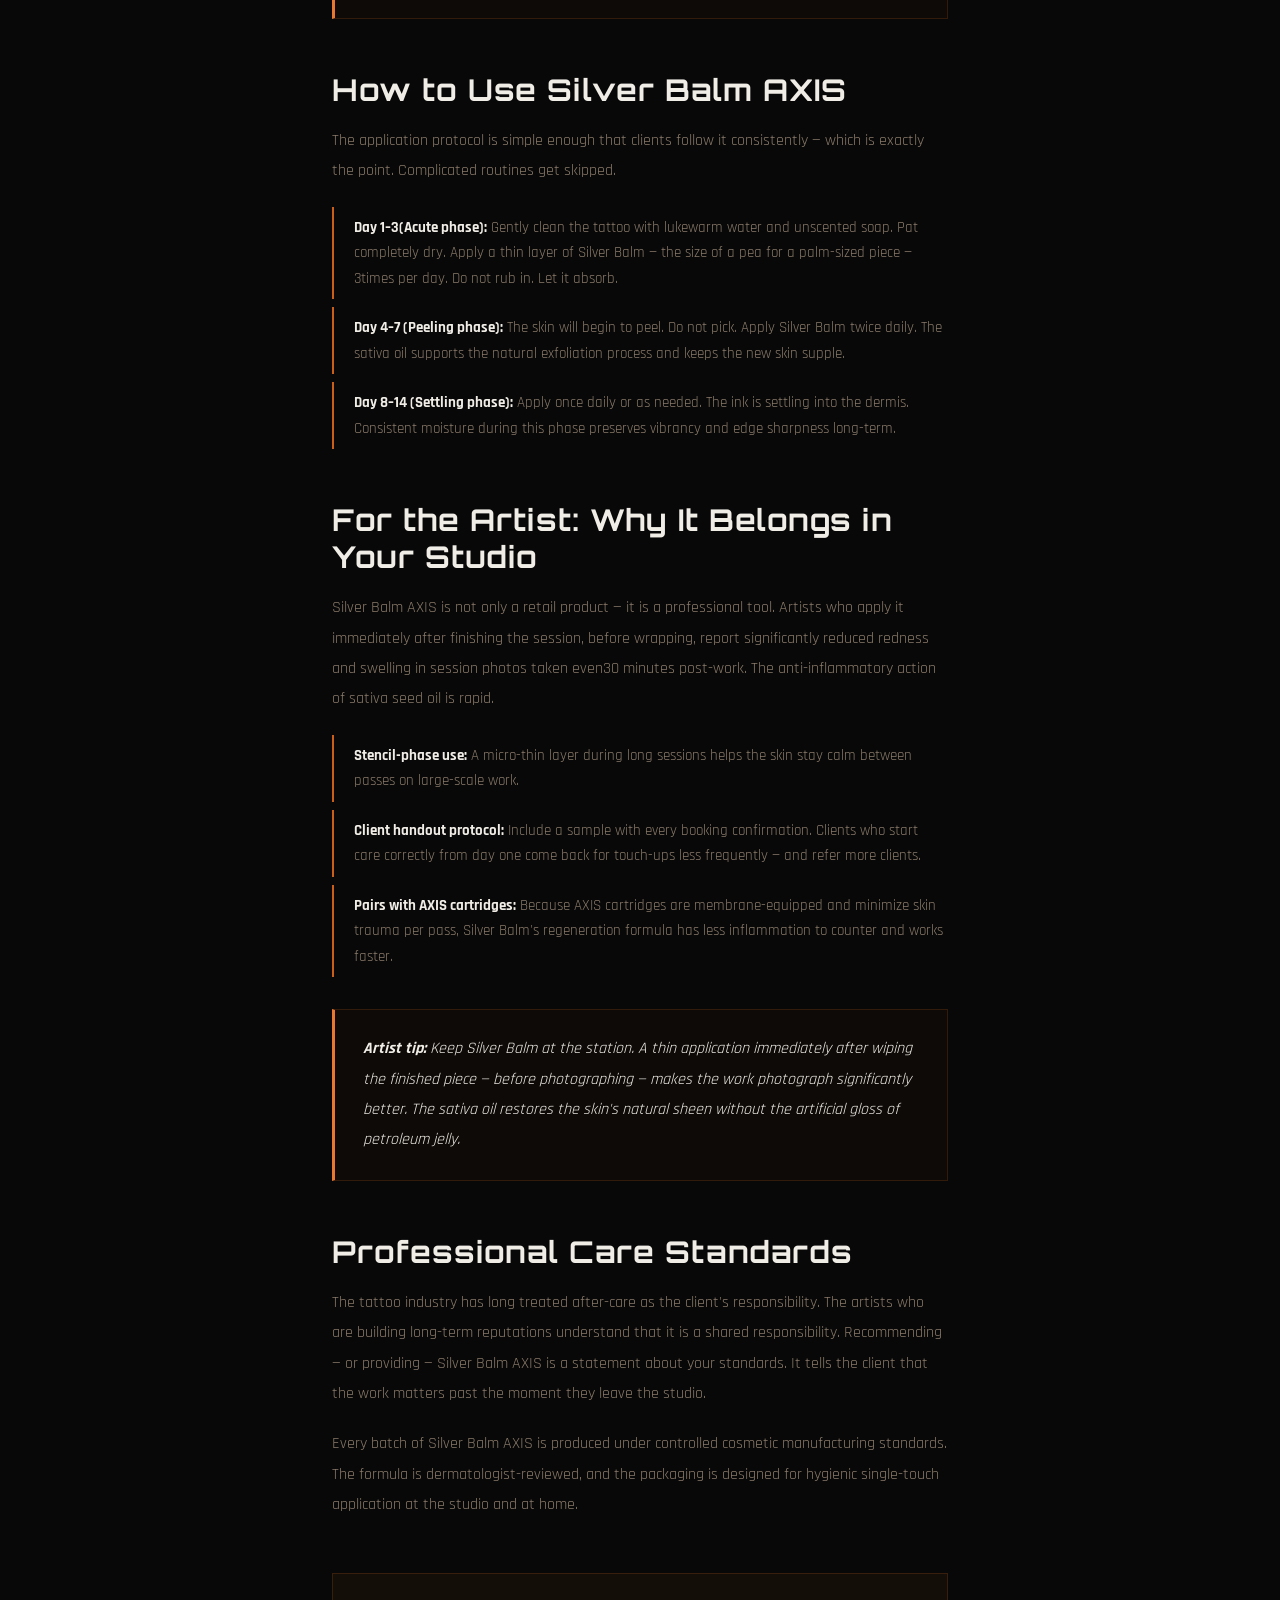
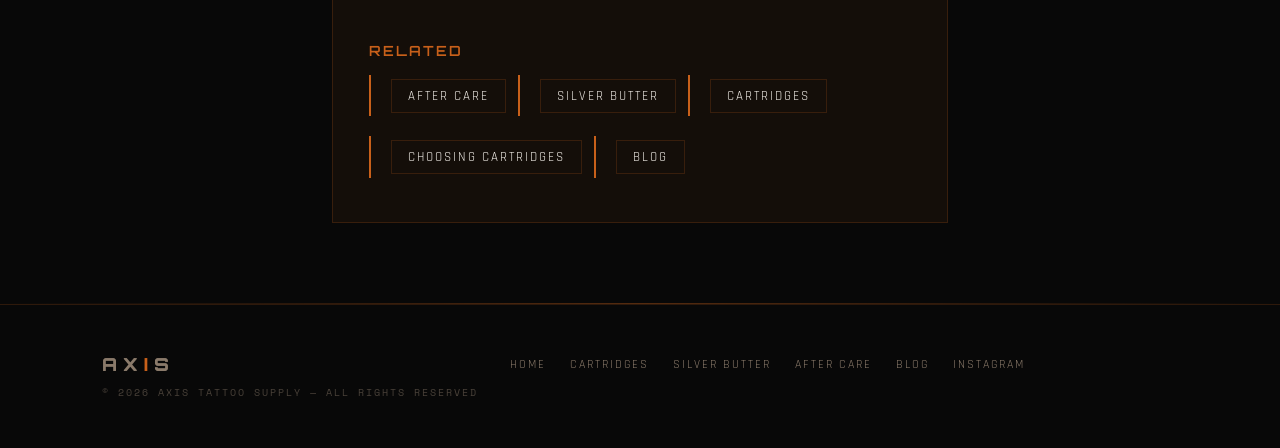
<file: blog-silver-balm-axis.html>
<!DOCTYPE html>
<html lang="en">
<head>
<meta charset="UTF-8">
<meta name="viewport" content="width=device-width, initial-scale=1.0">
<title>Silver Balm AXIS: The Ultimate Professional After-Tattoo Care Balm | AXIS</title>
<link rel="preconnect" href="https://fonts.googleapis.com">
<link href="https://fonts.googleapis.com/css2?family=Orbitron:wght@400;700;900&family=Rajdhani:wght@300;400;500;600&family=Space+Mono&display=swap" rel="stylesheet">
<meta name="description" content="Why professional tattoo artists trust Silver Balm AXIS for after-care: sativa seed oil, butter-soft texture, and a formula that protects fresh tattoos without compromise.">
<link rel="canonical" href="https://www.axis-tattoo.com/blog-silver-balm-axis.html">
<meta name="robots" content="index, follow, max-image-preview:large, max-snippet:-1">
<meta name="theme-color" content="#080808">
<meta name="author" content="AXIS Tattoo Supply">
<link rel="icon" href="/favicon.svg" type="image/svg+xml">
<link rel="apple-touch-icon" href="/axis-logo.png">
<meta property="og:type" content="article">
<meta property="og:site_name" content="AXIS">
<meta property="og:title" content="Silver Balm AXIS: The Ultimate Professional After-Tattoo Care Balm | AXIS">
<meta property="og:description" content="Why professional tattoo artists trust Silver Balm AXIS for after-care: sativa seed oil, butter-soft texture, and a formula that protects fresh tattoos without compromise.">
<meta property="og:url" content="https://www.axis-tattoo.com/blog-silver-balm-axis.html">
<meta property="og:image" content="https://www.axis-tattoo.com/og-image.jpg">
<meta property="og:image:width" content="1200">
<meta property="og:image:height" content="630">
<meta property="og:locale" content="en_US">
<meta name="twitter:card" content="summary_large_image">
<meta name="twitter:title" content="Silver Balm AXIS: The Ultimate Professional After-Tattoo Care Balm | AXIS">
<meta name="twitter:description" content="Why professional tattoo artists trust Silver Balm AXIS for after-care: sativa seed oil, butter-soft texture, and a formula that protects fresh tattoos without compromise.">
<meta name="twitter:image" content="https://www.axis-tattoo.com/og-image.jpg">
<script type="application/ld+json">
{"@context":"https://schema.org","@type":"BreadcrumbList","itemListElement":[{"@type":"ListItem","position":1,"name":"Home","item":"https://www.axis-tattoo.com/"},
  {"@type":"ListItem","position":2,"name":"Blog","item":"https://www.axis-tattoo.com/blog.html"},
  {"@type":"ListItem","position":3,"name":"Silver Balm AXIS: The Ultimate Professional After-Tattoo Care Balm","item":"https://www.axis-tattoo.com/blog-silver-balm-axis.html"}
]}</script>
<script type="application/ld+json">
{"@context":"https://schema.org","@type":"Article","headline":"Silver Balm AXIS: The Ultimate Professional After-Tattoo Care Balm","description":"Why professional tattoo artists trust Silver Balm AXIS for after-care: sativa seed oil, butter-soft texture, and a formula that protects fresh tattoos without compromise.","datePublished":"2026-07-18","dateModified":"2026-07-18","author":{"@type":"Organization","name":"AXIS Tattoo Supply"},"publisher":{"@type":"Organization","name":"AXIS Tattoo Supply","logo":{"@type":"ImageObject","url":"https://www.axis-tattoo.com/axis-logo.png"}},"mainEntityOfPage":"https://www.axis-tattoo.com/blog-silver-balm-axis.html","image":"https://www.axis-tattoo.com/og-image.jpg"}
</script>
<script src="translations.js"></script>
<link rel="stylesheet" href="enhance.css">
<style>
  *,*::before,*::after{margin:0;padding:0;box-sizing:border-box;}
  :root{--black:#080808;--deep:#0d0a07;--amber:#c8601a;--amber-bright:#e87730;--amber-glow:#ff9040;--white:#f0ece6;--dim:#8a7a6a;--line:rgba(200,96,26,0.2);}
  html{scroll-behavior:smooth;}
  body{background:var(--black);color:var(--white);font-family:'Rajdhani',sans-serif;overflow-x:hidden;}
  nav{position:fixed;top:0;left:0;right:0;z-index:100;display:flex;align-items:center;justify-content:space-between;padding:24px 48px;background:linear-gradient(to bottom,rgba(8,8,8,0.97),rgba(8,8,8,0.6));backdrop-filter:blur(8px);-webkit-backdrop-filter:blur(8px);border-bottom:1px solid var(--line);}
  .nav-logo{font-family:'Orbitron',sans-serif;font-size:22px;font-weight:900;letter-spacing:6px;color:var(--white);text-decoration:none;}
  .nav-logo span{color:var(--amber-bright);}
  .nav-links{display:flex;gap:36px;list-style:none;}
  .nav-links a{font-family:'Rajdhani',sans-serif;font-size:13px;font-weight:500;letter-spacing:3px;text-transform:uppercase;color:var(--dim);text-decoration:none;transition:color 0.3s;}
  .nav-links a:hover,.nav-links a[aria-current="page"]{color:var(--amber-bright);}
  .nav-right{display:flex;align-items:center;gap:16px;}
  select{background:transparent;border:1px solid var(--amber);color:var(--white);font-family:'Rajdhani',sans-serif;font-size:11px;padding:6px 10px;cursor:pointer;letter-spacing:2px;}
  select option{background:var(--black);color:var(--white);}
  .article-hero{padding:160px 8vw 60px;background:linear-gradient(135deg,#0d0a07 0%,#080808 60%);border-bottom:1px solid var(--line);}
  .article-cat{font-family:'Space Mono',monospace;font-size:11px;letter-spacing:4px;color:var(--amber);text-transform:uppercase;margin-bottom:16px;display:inline-flex;align-items:center;gap:12px;}
  .article-cat::before{content:'';display:block;width:24px;height:1px;background:var(--amber);}
  .article-date{font-family:'Space Mono',monospace;font-size:11px;color:var(--dim);letter-spacing:2px;margin-bottom:20px;}
  .article-hero h1{font-family:'Orbitron',sans-serif;font-size:clamp(26px,4vw,52px);font-weight:700;line-height:1.1;margin-bottom:20px;}
  .article-hero .lead{font-size:18px;color:var(--dim);max-width:680px;line-height:1.8;font-weight:300;letter-spacing:1px;}
  .article-body{max-width:820px;margin:0 auto;padding:80px 8vw;}
  .article-body h2{font-family:'Orbitron',sans-serif;font-size:clamp(20px,3vw,30px);font-weight:700;margin:52px 0 18px;color:var(--white);letter-spacing:1px;}
  .article-body h3{font-family:'Rajdhani',sans-serif;font-size:20px;font-weight:600;margin:32px 0 12px;color:var(--amber-bright);letter-spacing:2px;text-transform:uppercase;}
  .article-body p{font-size:16px;line-height:1.9;color:var(--dim);margin-bottom:20px;}
  .article-body strong{color:var(--white);}
  .article-body ul{list-style:none;margin:0 0 20px;padding:0;}
  .article-body ul li{padding:8px 0 8px 20px;border-left:2px solid var(--amber);margin-bottom:8px;color:var(--dim);font-size:15px;line-height:1.7;}
  .article-body ul li strong{color:var(--white);}
  .tip-box{background:var(--deep);border:1px solid var(--line);border-left:3px solid var(--amber-bright);padding:24px 28px;margin:32px 0;}
  .tip-box p{margin:0;color:var(--white);font-style:italic;}
  .internal-links{margin:52px 0 0;padding:36px;background:rgba(200,96,26,0.06);border:1px solid var(--line);}
  .internal-links h3{font-family:'Orbitron',sans-serif;font-size:14px;letter-spacing:2px;color:var(--amber);margin-bottom:16px;}
  .internal-links ul{list-style:none;padding:0;margin:0;display:flex;flex-wrap:wrap;gap:12px;}
  .internal-links ul li a{font-family:'Rajdhani',sans-serif;font-size:13px;letter-spacing:2px;text-transform:uppercase;color:var(--white);text-decoration:none;border:1px solid var(--line);padding:8px 16px;transition:all 0.3s;}
  .internal-links ul li a:hover{border-color:var(--amber);color:var(--amber-bright);}
  .back-link{display:inline-flex;align-items:center;gap:8px;font-family:'Space Mono',monospace;font-size:11px;letter-spacing:3px;color:var(--amber);text-decoration:none;text-transform:uppercase;margin-bottom:32px;transition:color 0.3s;}
  .back-link:hover{color:var(--amber-bright);}
  .divider{height:1px;background:linear-gradient(90deg,transparent,var(--amber),transparent);opacity:0.4;margin:0;}
  footer{border-top:1px solid var(--line);padding:48px 8vw;display:flex;flex-wrap:wrap;gap:32px;align-items:flex-start;}
  .footer-brand{display:flex;flex-direction:column;gap:10px;}
  .footer-logo{font-family:'Orbitron',sans-serif;font-size:18px;font-weight:900;letter-spacing:6px;color:var(--dim);}
  .footer-logo span{color:var(--amber);}
  .footer-copy{font-family:'Space Mono',monospace;font-size:10px;letter-spacing:2px;color:rgba(138,122,106,0.5);text-transform:uppercase;}
  .footer-links{display:flex;gap:24px;list-style:none;flex-wrap:wrap;}
  .footer-links a{font-size:12px;letter-spacing:2px;color:var(--dim);text-decoration:none;text-transform:uppercase;transition:color 0.3s;}
  .footer-links a:hover{color:var(--amber-bright);}

  /* ── Hamburger nav ── */
  .nav-toggle {
    display: none;
    flex-direction: column;
    justify-content: center;
    gap: 5px;
    background: transparent;
    border: none;
    cursor: pointer;
    padding: 8px 4px;
    z-index: 201;
    flex-shrink: 0;
  }
  .nav-toggle span {
    display: block;
    width: 24px;
    height: 2px;
    background: var(--white);
    border-radius: 2px;
    transition: all 0.3s ease;
  }
  .nav-toggle[aria-expanded="true"] span:nth-child(1) { transform: translateY(7px) rotate(45deg); }
  .nav-toggle[aria-expanded="true"] span:nth-child(2) { opacity: 0; transform: scaleX(0); }
  .nav-toggle[aria-expanded="true"] span:nth-child(3) { transform: translateY(-7px) rotate(-45deg); }
  @media (max-width: 860px) {
    nav { padding: 14px 20px; background: rgba(8,8,8,0.98); backdrop-filter: blur(10px); -webkit-backdrop-filter: blur(10px); flex-wrap: nowrap; gap: 0; }
    .nav-toggle { display: flex; order: 3; }
    .nav-right { order: 2; }
    .nav-links, .nav-center {
      display: none;
      flex-direction: column;
      position: fixed;
      top: 0; left: 0; right: 0; bottom: 0;
      background: rgba(8,8,8,0.97);
      align-items: center;
      justify-content: center;
      gap: 28px;
      z-index: 199;
      list-style: none;
    }
    .nav-links.nav-open, .nav-center.nav-open { display: flex; }
    .nav-links a, .nav-center a { font-size: 16px; letter-spacing: 5px; color: var(--dim); }
    .nav-links a:hover, .nav-center a:hover,
    .nav-links a[aria-current="page"], .nav-center a[aria-current="page"] { color: var(--amber-bright); }
  }

  @media(max-width:860px){
    .article-hero{padding:120px 20px 50px;}
    .article-body{padding:50px 20px;}
    footer{flex-direction:column;text-align:left;padding:40px 20px;}
  }
</style>
</head>
<body>
<nav>
  <a href="index.html" class="nav-logo">AX<span>I</span>S</a>
  <button class="nav-toggle" id="navToggle" aria-label="Toggle navigation" aria-expanded="false" aria-controls="navLinks">
    <span></span><span></span><span></span>
  </button>
  <ul class="nav-links" id="navLinks" role="list">
    <li><a href="index.html" data-i18n="home">Home</a></li>
    <li><a href="cartridges.html" data-i18n="cartridges">Cartridges</a></li>
    <li><a href="silver-butter.html" data-i18n="silverButter">Silver Butter</a></li>
    <li><a href="after-care.html" data-i18n="afterCare">After Care</a></li>
    <li><a href="blog.html" data-i18n="blog" aria-current="page">Blog</a></li>
  </ul>
  <div class="nav-right">
    <select data-lang-select onchange="setLanguage(this.value)" aria-label="Select language">
      <option value="en">EN</option>
      <option value="ru">РУ</option>
      <option value="es">ES</option>
      <option value="tr">TR</option>
      <option value="pt">PT</option>
      <option value="fr">FR</option>
      <option value="de">DE</option>
    </select>
  </div>
</nav>

<article>
  <header class="article-hero">
    <div class="article-cat">After Care</div>
    <div class="article-date">2026-07-18</div>
    <h1>Silver Balm AXIS: The Ultimate Professional After-Tattoo Care Balm</h1>
    <p class="lead">What happens to a tattoo in the 14 days after the session determines how it heals for a lifetime. Silver Balm AXIS was formulated specifically for that window.</p>
  </header>

  <div class="article-body">
    <a href="blog.html" class="back-link">← Back to Blog</a>

    <h2>Why After-Care Is Half the Tattoo</h2>
    <p>A flawless session can be undone by poor healing. Ink migration, premature scabbing, colour loss, and uneven texture are almost never the artist's fault — they are the result of inadequate after-care in the first two weeks. The skin has been punctured thousands of times. It needs a product that seals, nourishes, and lets the healing process run without interference.</p>
    <p>Most generic balms and petroleum-based products do the opposite: they suffocate the skin, trap bacteria, and slow cellular recovery. <strong>Silver Balm AXIS</strong> was developed to solve that.</p>

    <h2>The Formula: What Makes It Different</h2>
    <ul>
      <li><strong>Sativa Seed Oil:</strong> The core active ingredient. Rich in omega-3 and omega-6 fatty acids in an ideal3:1 ratio that mirrors the skin's own lipid profile. It penetrates without clogging pores, accelerates tissue regeneration, and reduces post-session inflammation.</li>
      <li><strong>Butter-Soft Texture:</strong> Not a liquid, not a thick cream. Silver Balm melts on contact with skin temperature, delivering an ultra-thin, even layer that coats the tattooed area without excess buildup. No sticky residue. No transfer onto clothing or bedding.</li>
      <li><strong>Coconut &amp; Mango Scent:</strong> A light, natural fragrance from the source ingredients themselves — not added perfume. Suitable for clients with fragrance sensitivities and will not interfere with the smell of fresh ink during a session.</li>
      <li><strong>Non-Occlusive Barrier:</strong> Protects the wound surface while still allowing the skin to breathe. This is critical for preventing over-moisturisation, which causes premature scab softening and ink loss.</li>
    </ul>

    <div class="tip-box">
      <p><strong>Professional note:</strong> Silver Balm AXIS contains no lanolin, no petroleum derivatives, and no artificial preservatives. It is safe to use from day one — directly after removing the initial wrap.</p>
    </div>

    <h2>How to Use Silver Balm AXIS</h2>
    <p>The application protocol is simple enough that clients follow it consistently — which is exactly the point. Complicated routines get skipped.</p>
    <ul>
      <li><strong>Day 1–3(Acute phase):</strong> Gently clean the tattoo with lukewarm water and unscented soap. Pat completely dry. Apply a thin layer of Silver Balm — the size of a pea for a palm-sized piece —3times per day. Do not rub in. Let it absorb.</li>
      <li><strong>Day 4–7 (Peeling phase):</strong> The skin will begin to peel. Do not pick. Apply Silver Balm twice daily. The sativa oil supports the natural exfoliation process and keeps the new skin supple.</li>
      <li><strong>Day 8–14 (Settling phase):</strong> Apply once daily or as needed. The ink is settling into the dermis. Consistent moisture during this phase preserves vibrancy and edge sharpness long-term.</li>
    </ul>

    <h2>For the Artist: Why It Belongs in Your Studio</h2>
    <p>Silver Balm AXIS is not only a retail product — it is a professional tool. Artists who apply it immediately after finishing the session, before wrapping, report significantly reduced redness and swelling in session photos taken even30 minutes post-work. The anti-inflammatory action of sativa seed oil is rapid.</p>
    <ul>
      <li><strong>Stencil-phase use:</strong> A micro-thin layer during long sessions helps the skin stay calm between passes on large-scale work.</li>
      <li><strong>Client handout protocol:</strong> Include a sample with every booking confirmation. Clients who start care correctly from day one come back for touch-ups less frequently — and refer more clients.</li>
      <li><strong>Pairs with AXIS cartridges:</strong> Because AXIS cartridges are membrane-equipped and minimize skin trauma per pass, Silver Balm's regeneration formula has less inflammation to counter and works faster.</li>
    </ul>

    <div class="tip-box">
      <p><strong>Artist tip:</strong> Keep Silver Balm at the station. A thin application immediately after wiping the finished piece — before photographing — makes the work photograph significantly better. The sativa oil restores the skin's natural sheen without the artificial gloss of petroleum jelly.</p>
    </div>

    <h2>Professional Care Standards</h2>
    <p>The tattoo industry has long treated after-care as the client's responsibility. The artists who are building long-term reputations understand that it is a shared responsibility. Recommending — or providing — Silver Balm AXIS is a statement about your standards. It tells the client that the work matters past the moment they leave the studio.</p>
    <p>Every batch of Silver Balm AXIS is produced under controlled cosmetic manufacturing standards. The formula is dermatologist-reviewed, and the packaging is designed for hygienic single-touch application at the studio and at home.</p>

    <div class="internal-links">
      <h3>Related</h3>
      <ul>
        <li><a href="after-care.html" data-i18n="afterCare">After Care</a></li>
        <li><a href="silver-butter.html" data-i18n="silverButter">Silver Butter</a></li>
        <li><a href="cartridges.html" data-i18n="cartridges">Shop Cartridges</a></li>
        <li><a href="blog-how-tattoo-artists-choose-cartridges.html">Choosing Cartridges</a></li>
        <li><a href="blog.html" data-i18n="blog">All Articles</a></li>
      </ul>
    </div>
  </div>
</article>

<div class="divider"></div>

<footer>
  <div class="footer-brand">
    <div class="footer-logo">AX<span>I</span>S</div>
    <div class="footer-copy" data-i18n="copyright">© 2026 AXIS Tattoo Supply — All Rights Reserved</div>
  </div>
  <ul class="footer-links">
    <li><a href="index.html" data-i18n="home">Home</a></li>
    <li><a href="cartridges.html" data-i18n="cartridges">Cartridges</a></li>
    <li><a href="silver-butter.html" data-i18n="silverButter">Silver Butter</a></li>
    <li><a href="after-care.html" data-i18n="afterCare">After Care</a></li>
    <li><a href="blog.html" data-i18n="blog">Blog</a></li>
    <li><a href="https://instagram.com/axis.cartridges/" rel="noopener" target="_blank" data-i18n="instagram">Instagram</a></li>
  </ul>
</footer>

<script>
/* Mobile nav toggle */
(function(){
  var btn = document.getElementById('navToggle');
  var menu = document.getElementById('navLinks') || document.getElementById('navCenter');
  if(!btn || !menu) return;
  btn.addEventListener('click', function(){
    var open = menu.classList.toggle('nav-open');
    btn.setAttribute('aria-expanded', open ? 'true' : 'false');
    document.body.style.overflow = open ? 'hidden' : '';
  });
  menu.querySelectorAll('a').forEach(function(a){
    a.addEventListener('click', function(){
      menu.classList.remove('nav-open');
      btn.setAttribute('aria-expanded', 'false');
      document.body.style.overflow = '';
    });
  });
})();
</script>
<script src="protect.js"></script>
</body>
</html>
</file>
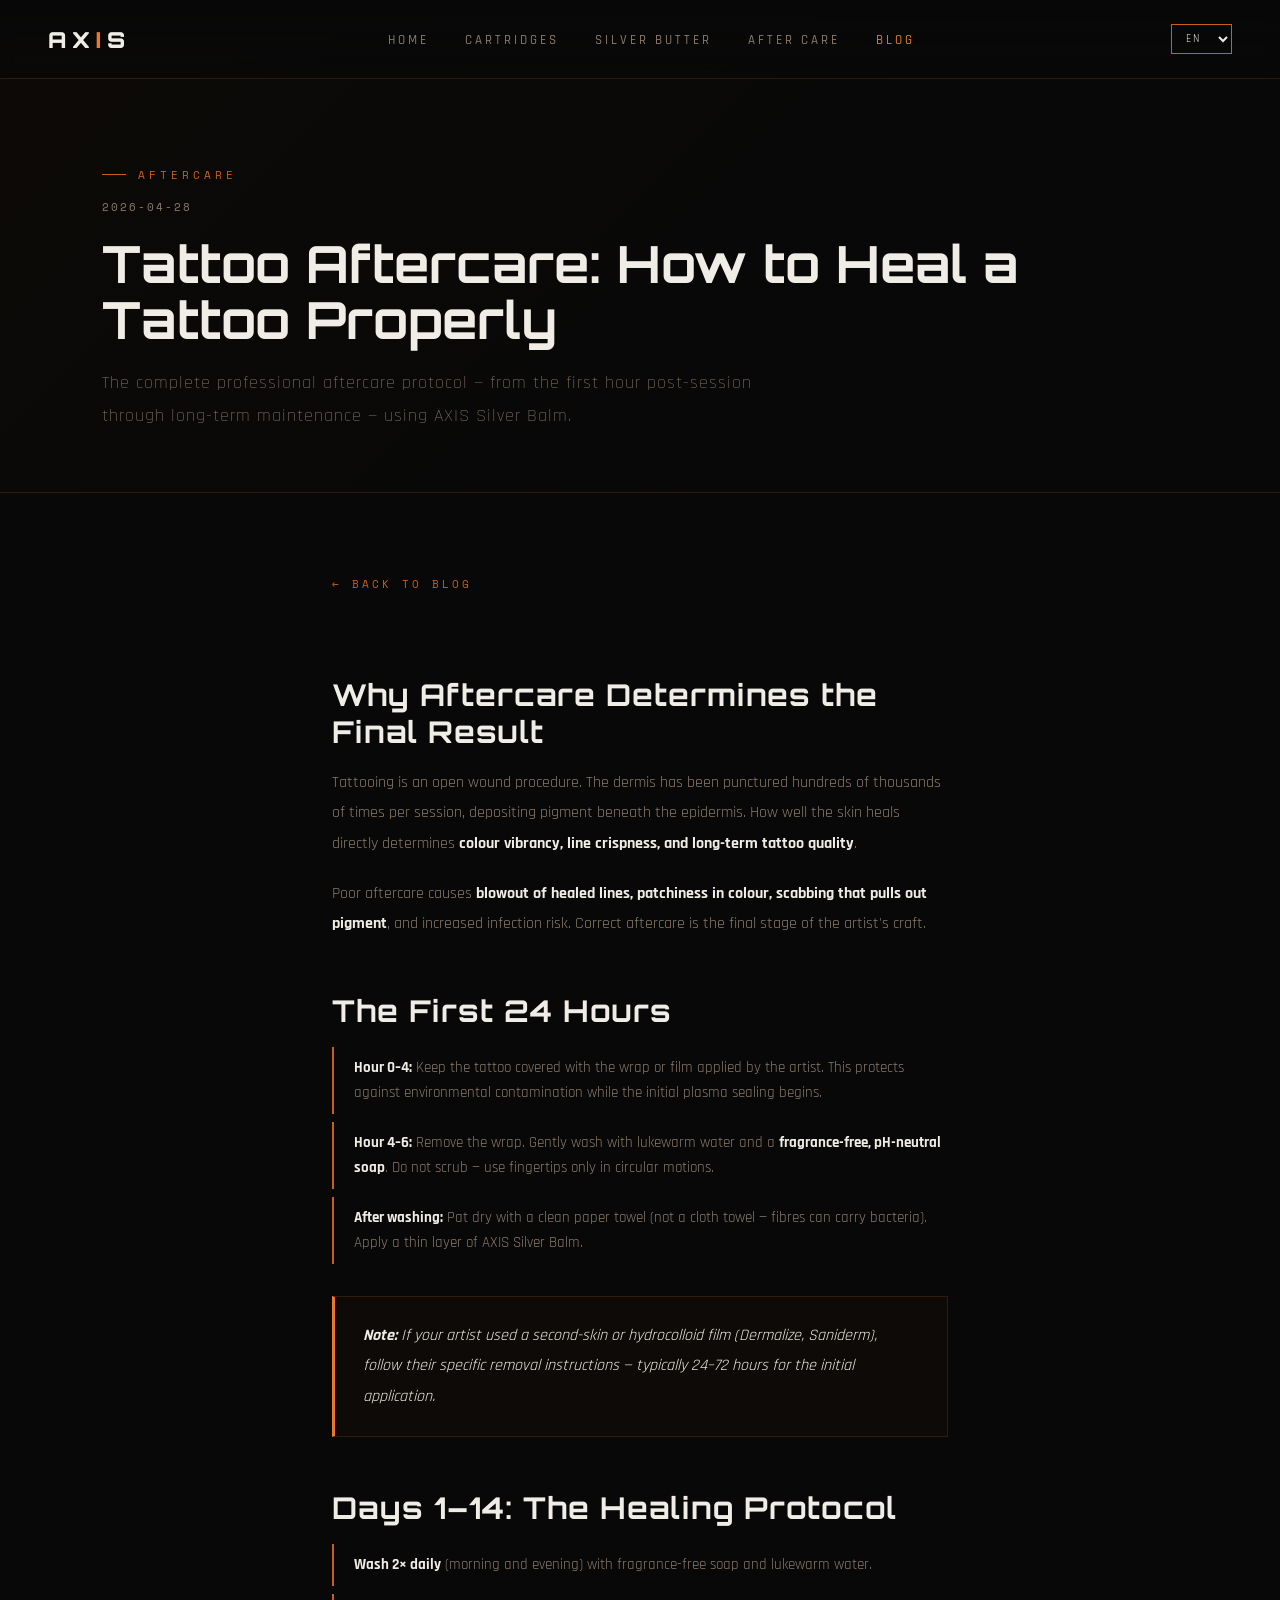
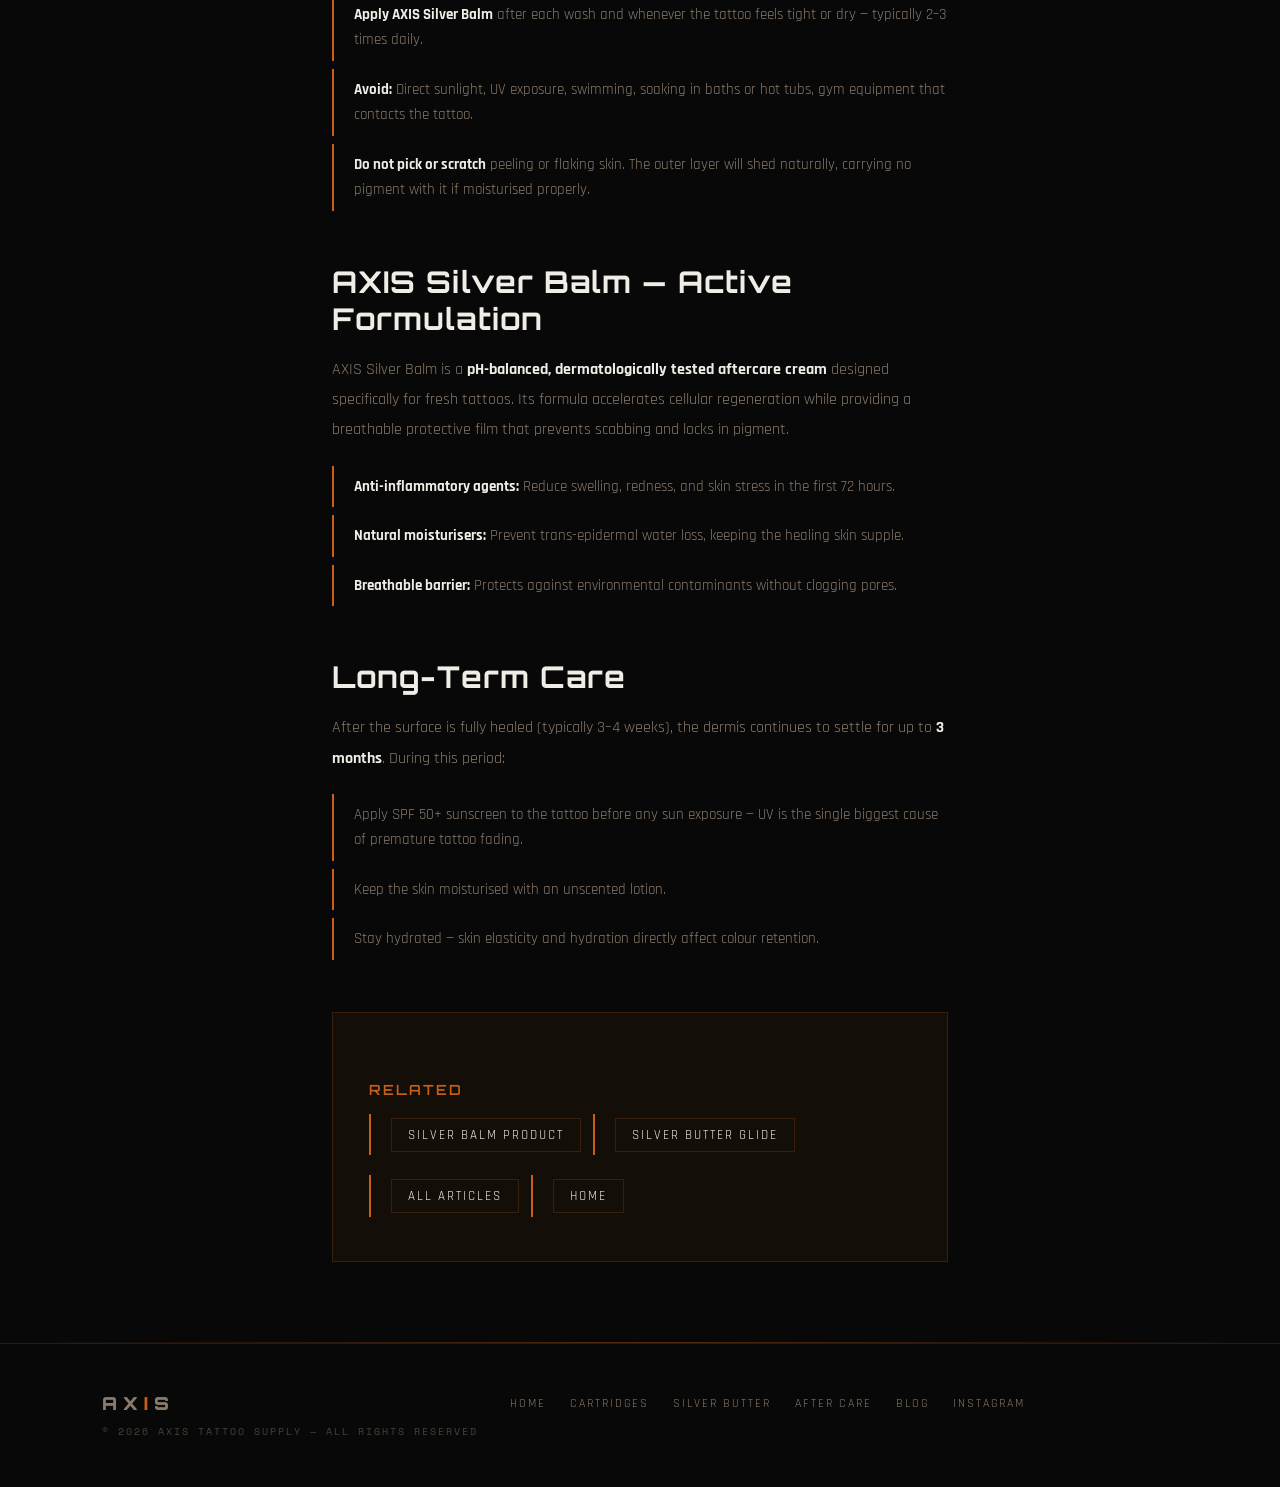
<file: blog-tattoo-aftercare-guide.html>
<!DOCTYPE html>
<html lang="en">
<head>
<meta charset="UTF-8">
<meta name="viewport" content="width=device-width, initial-scale=1.0">
<title>Tattoo Aftercare: How to Heal a Tattoo Properly | AXIS</title>
<link rel="preconnect" href="https://fonts.googleapis.com">
<link href="https://fonts.googleapis.com/css2?family=Orbitron:wght@400;700;900&family=Rajdhani:wght@300;400;500;600&family=Space+Mono&display=swap" rel="stylesheet">
<meta name="description" content="The complete professional aftercare protocol — from the first hour post-session through long-term maintenance — using AXIS Silver Balm.">
<link rel="canonical" href="https://www.axis-tattoo.com/blog-tattoo-aftercare-guide.html">
<meta name="robots" content="index, follow, max-image-preview:large, max-snippet:-1">
<meta name="theme-color" content="#080808">
<meta name="author" content="AXIS Tattoo Supply">
<link rel="icon" href="/favicon.svg" type="image/svg+xml">
<link rel="apple-touch-icon" href="/axis-logo.png">
<meta property="og:type" content="article">
<meta property="og:site_name" content="AXIS">
<meta property="og:title" content="Tattoo Aftercare: How to Heal a Tattoo Properly | AXIS">
<meta property="og:description" content="The complete professional aftercare protocol — from the first hour post-session through long-term maintenance — using AXIS Silver Balm.">
<meta property="og:url" content="https://www.axis-tattoo.com/blog-tattoo-aftercare-guide.html">
<meta property="og:image" content="https://www.axis-tattoo.com/og-image.jpg">
<meta property="og:image:width" content="1200">
<meta property="og:image:height" content="630">
<meta property="og:locale" content="en_US">
<meta name="twitter:card" content="summary_large_image">
<meta name="twitter:title" content="Tattoo Aftercare: How to Heal a Tattoo Properly | AXIS">
<meta name="twitter:description" content="The complete professional aftercare protocol — from the first hour post-session through long-term maintenance — using AXIS Silver Balm.">
<meta name="twitter:image" content="https://www.axis-tattoo.com/og-image.jpg">
<script type="application/ld+json">
{"@context":"https://schema.org","@type":"BreadcrumbList","itemListElement":[
  {"@type":"ListItem","position":1,"name":"Home","item":"https://www.axis-tattoo.com/"},
  {"@type":"ListItem","position":2,"name":"Blog","item":"https://www.axis-tattoo.com/blog.html"},
  {"@type":"ListItem","position":3,"name":"Tattoo Aftercare: How to Heal a Tattoo Properly","item":"https://www.axis-tattoo.com/blog-tattoo-aftercare-guide.html"}
]}</script>
<script type="application/ld+json">
{"@context":"https://schema.org","@type":"Article","headline":"Tattoo Aftercare: How to Heal a Tattoo Properly","description":"The complete professional aftercare protocol — from the first hour post-session through long-term maintenance — using AXIS Silver Balm.","datePublished":"2026-04-28","dateModified":"2026-04-28","author":{"@type":"Organization","name":"AXIS Tattoo Supply"},"publisher":{"@type":"Organization","name":"AXIS Tattoo Supply","logo":{"@type":"ImageObject","url":"https://www.axis-tattoo.com/axis-logo.png"}},"mainEntityOfPage":"https://www.axis-tattoo.com/blog-tattoo-aftercare-guide.html","image":"https://www.axis-tattoo.com/og-image.jpg"}
</script>
<script src="translations.js"></script>
<link rel="stylesheet" href="enhance.css">
<style>
  *,*::before,*::after{margin:0;padding:0;box-sizing:border-box;}
  :root{--black:#080808;--deep:#0d0a07;--amber:#c8601a;--amber-bright:#e87730;--amber-glow:#ff9040;--white:#f0ece6;--dim:#8a7a6a;--line:rgba(200,96,26,0.2);}
  html{scroll-behavior:smooth;}
  body{background:var(--black);color:var(--white);font-family:'Rajdhani',sans-serif;overflow-x:hidden;}
  nav{position:fixed;top:0;left:0;right:0;z-index:100;display:flex;align-items:center;justify-content:space-between;padding:24px 48px;background:linear-gradient(to bottom,rgba(8,8,8,0.97),rgba(8,8,8,0.6));backdrop-filter:blur(8px);-webkit-backdrop-filter:blur(8px);border-bottom:1px solid var(--line);}
  .nav-logo{font-family:'Orbitron',sans-serif;font-size:22px;font-weight:900;letter-spacing:6px;color:var(--white);text-decoration:none;}
  .nav-logo span{color:var(--amber-bright);}
  .nav-links{display:flex;gap:36px;list-style:none;}
  .nav-links a{font-family:'Rajdhani',sans-serif;font-size:13px;font-weight:500;letter-spacing:3px;text-transform:uppercase;color:var(--dim);text-decoration:none;transition:color 0.3s;}
  .nav-links a:hover,.nav-links a[aria-current="page"]{color:var(--amber-bright);}
  .nav-right{display:flex;align-items:center;gap:16px;}
  select{background:transparent;border:1px solid var(--amber);color:var(--white);font-family:'Rajdhani',sans-serif;font-size:11px;padding:6px 10px;cursor:pointer;letter-spacing:2px;}
  select option{background:var(--black);color:var(--white);}
  .article-hero{padding:160px 8vw 60px;background:linear-gradient(135deg,#0d0a07 0%,#080808 60%);border-bottom:1px solid var(--line);}
  .article-cat{font-family:'Space Mono',monospace;font-size:11px;letter-spacing:4px;color:var(--amber);text-transform:uppercase;margin-bottom:16px;display:inline-flex;align-items:center;gap:12px;}
  .article-cat::before{content:'';display:block;width:24px;height:1px;background:var(--amber);}
  .article-date{font-family:'Space Mono',monospace;font-size:11px;color:var(--dim);letter-spacing:2px;margin-bottom:20px;}
  .article-hero h1{font-family:'Orbitron',sans-serif;font-size:clamp(26px,4vw,52px);font-weight:700;line-height:1.1;margin-bottom:20px;}
  .article-hero .lead{font-size:18px;color:var(--dim);max-width:680px;line-height:1.8;font-weight:300;letter-spacing:1px;}
  .article-body{max-width:820px;margin:0 auto;padding:80px 8vw;}
  .article-body h2{font-family:'Orbitron',sans-serif;font-size:clamp(20px,3vw,30px);font-weight:700;margin:52px 0 18px;color:var(--white);letter-spacing:1px;}
  .article-body h3{font-family:'Rajdhani',sans-serif;font-size:20px;font-weight:600;margin:32px 0 12px;color:var(--amber-bright);letter-spacing:2px;text-transform:uppercase;}
  .article-body p{font-size:16px;line-height:1.9;color:var(--dim);margin-bottom:20px;}
  .article-body strong{color:var(--white);}
  .article-body ul{list-style:none;margin:0 0 20px;padding:0;}
  .article-body ul li{padding:8px 0 8px 20px;border-left:2px solid var(--amber);margin-bottom:8px;color:var(--dim);font-size:15px;line-height:1.7;}
  .article-body ul li strong{color:var(--white);}
  .tip-box{background:var(--deep);border:1px solid var(--line);border-left:3px solid var(--amber-bright);padding:24px 28px;margin:32px 0;}
  .tip-box p{margin:0;color:var(--white);font-style:italic;}
  .internal-links{margin:52px 0 0;padding:36px;background:rgba(200,96,26,0.06);border:1px solid var(--line);}
  .internal-links h3{font-family:'Orbitron',sans-serif;font-size:14px;letter-spacing:2px;color:var(--amber);margin-bottom:16px;}
  .internal-links ul{list-style:none;padding:0;margin:0;display:flex;flex-wrap:wrap;gap:12px;}
  .internal-links ul li a{font-family:'Rajdhani',sans-serif;font-size:13px;letter-spacing:2px;text-transform:uppercase;color:var(--white);text-decoration:none;border:1px solid var(--line);padding:8px 16px;transition:all 0.3s;}
  .internal-links ul li a:hover{border-color:var(--amber);color:var(--amber-bright);}
  .back-link{display:inline-flex;align-items:center;gap:8px;font-family:'Space Mono',monospace;font-size:11px;letter-spacing:3px;color:var(--amber);text-decoration:none;text-transform:uppercase;margin-bottom:32px;transition:color 0.3s;}
  .back-link:hover{color:var(--amber-bright);}
  .divider{height:1px;background:linear-gradient(90deg,transparent,var(--amber),transparent);opacity:0.4;margin:0;}
  footer{border-top:1px solid var(--line);padding:48px 8vw;display:flex;flex-wrap:wrap;gap:32px;align-items:flex-start;}
  .footer-brand{display:flex;flex-direction:column;gap:10px;}
  .footer-logo{font-family:'Orbitron',sans-serif;font-size:18px;font-weight:900;letter-spacing:6px;color:var(--dim);}
  .footer-logo span{color:var(--amber);}
  .footer-copy{font-family:'Space Mono',monospace;font-size:10px;letter-spacing:2px;color:rgba(138,122,106,0.5);text-transform:uppercase;}
  .footer-links{display:flex;gap:24px;list-style:none;flex-wrap:wrap;}
  .footer-links a{font-size:12px;letter-spacing:2px;color:var(--dim);text-decoration:none;text-transform:uppercase;transition:color 0.3s;}
  .footer-links a:hover{color:var(--amber-bright);}
  
  /* ── Hamburger nav ── */
  .nav-toggle {
    display: none;
    flex-direction: column;
    justify-content: center;
    gap: 5px;
    background: transparent;
    border: none;
    cursor: pointer;
    padding: 8px 4px;
    z-index: 201;
    flex-shrink: 0;
  }
  .nav-toggle span {
    display: block;
    width: 24px;
    height: 2px;
    background: var(--white);
    border-radius: 2px;
    transition: all 0.3s ease;
  }
  .nav-toggle[aria-expanded="true"] span:nth-child(1) { transform: translateY(7px) rotate(45deg); }
  .nav-toggle[aria-expanded="true"] span:nth-child(2) { opacity: 0; transform: scaleX(0); }
  .nav-toggle[aria-expanded="true"] span:nth-child(3) { transform: translateY(-7px) rotate(-45deg); }
  @media (max-width: 860px) {
    nav { padding: 14px 20px; background: rgba(8,8,8,0.98); backdrop-filter: blur(10px); -webkit-backdrop-filter: blur(10px); flex-wrap: nowrap; gap: 0; }
    .nav-toggle { display: flex; order: 3; }
    .nav-right { order: 2; }
    .nav-links, .nav-center {
      display: none;
      flex-direction: column;
      position: fixed;
      top: 0; left: 0; right: 0; bottom: 0;
      background: rgba(8,8,8,0.97);
      align-items: center;
      justify-content: center;
      gap: 28px;
      z-index: 199;
      list-style: none;
    }
    .nav-links.nav-open, .nav-center.nav-open { display: flex; }
    .nav-links a, .nav-center a { font-size: 16px; letter-spacing: 5px; color: var(--dim); }
    .nav-links a:hover, .nav-center a:hover,
    .nav-links a[aria-current="page"], .nav-center a[aria-current="page"] { color: var(--amber-bright); }
  }

  @media(max-width:860px){
    .article-hero{padding:120px 20px 50px;}
    .article-body{padding:50px 20px;}
    footer{flex-direction:column;text-align:left;padding:40px 20px;}
  }
</style>
</head>
<body>
<nav>
  <a href="index.html" class="nav-logo">AX<span>I</span>S</a>
  <button class="nav-toggle" id="navToggle" aria-label="Toggle navigation" aria-expanded="false" aria-controls="navLinks">
    <span></span><span></span><span></span>
  </button>
  <ul class="nav-links" id="navLinks" role="list">
    <li><a href="index.html" data-i18n="home">Home</a></li>
    <li><a href="cartridges.html" data-i18n="cartridges">Cartridges</a></li>
    <li><a href="silver-butter.html" data-i18n="silverButter">Silver Butter</a></li>
    <li><a href="after-care.html" data-i18n="afterCare">After Care</a></li>
    <li><a href="blog.html" data-i18n="blog" aria-current="page">Blog</a></li>
  </ul>
  <div class="nav-right">
    <select data-lang-select onchange="setLanguage(this.value)" aria-label="Select language">
      <option value="en">EN</option>
      <option value="ru">РУ</option>
      <option value="es">ES</option>
      <option value="tr">TR</option>
      <option value="pt">PT</option>
      <option value="fr">FR</option>
      <option value="de">DE</option>
    </select>
  </div>
</nav>
<article>
  <header class="article-hero">
    <div class="article-cat">Aftercare</div>
    <div class="article-date">2026-04-28</div>
    <h1>Tattoo Aftercare: How to Heal a Tattoo Properly</h1>
    <p class="lead">The complete professional aftercare protocol — from the first hour post-session through long-term maintenance — using AXIS Silver Balm.</p>
  </header>
  <div class="article-body">
    <a href="blog.html" class="back-link">← Back to Blog</a>
<h2>Why Aftercare Determines the Final Result</h2>
<p>Tattooing is an open wound procedure. The dermis has been punctured hundreds of thousands of times per session, depositing pigment beneath the epidermis. How well the skin heals directly determines <strong>colour vibrancy, line crispness, and long-term tattoo quality</strong>.</p>
<p>Poor aftercare causes <strong>blowout of healed lines, patchiness in colour, scabbing that pulls out pigment</strong>, and increased infection risk. Correct aftercare is the final stage of the artist's craft.</p>
<h2>The First 24 Hours</h2>
<ul>
<li><strong>Hour 0–4:</strong> Keep the tattoo covered with the wrap or film applied by the artist. This protects against environmental contamination while the initial plasma sealing begins.</li>
<li><strong>Hour 4–6:</strong> Remove the wrap. Gently wash with lukewarm water and a <strong>fragrance-free, pH-neutral soap</strong>. Do not scrub — use fingertips only in circular motions.</li>
<li><strong>After washing:</strong> Pat dry with a clean paper towel (not a cloth towel — fibres can carry bacteria). Apply a thin layer of AXIS Silver Balm.</li>
</ul>
<div class="tip-box"><p><strong>Note:</strong> If your artist used a second-skin or hydrocolloid film (Dermalize, Saniderm), follow their specific removal instructions — typically 24–72 hours for the initial application.</p></div>
<h2>Days 1–14: The Healing Protocol</h2>
<ul>
<li><strong>Wash 2× daily</strong> (morning and evening) with fragrance-free soap and lukewarm water.</li>
<li><strong>Apply AXIS Silver Balm</strong> after each wash and whenever the tattoo feels tight or dry — typically 2–3 times daily.</li>
<li><strong>Avoid:</strong> Direct sunlight, UV exposure, swimming, soaking in baths or hot tubs, gym equipment that contacts the tattoo.</li>
<li><strong>Do not pick or scratch</strong> peeling or flaking skin. The outer layer will shed naturally, carrying no pigment with it if moisturised properly.</li>
</ul>
<h2>AXIS Silver Balm — Active Formulation</h2>
<p>AXIS Silver Balm is a <strong>pH-balanced, dermatologically tested aftercare cream</strong> designed specifically for fresh tattoos. Its formula accelerates cellular regeneration while providing a breathable protective film that prevents scabbing and locks in pigment.</p>
<ul>
<li><strong>Anti-inflammatory agents:</strong> Reduce swelling, redness, and skin stress in the first 72 hours.</li>
<li><strong>Natural moisturisers:</strong> Prevent trans-epidermal water loss, keeping the healing skin supple.</li>
<li><strong>Breathable barrier:</strong> Protects against environmental contaminants without clogging pores.</li>
</ul>
<h2>Long-Term Care</h2>
<p>After the surface is fully healed (typically 3–4 weeks), the dermis continues to settle for up to <strong>3 months</strong>. During this period:</p>
<ul>
<li>Apply SPF 50+ sunscreen to the tattoo before any sun exposure — UV is the single biggest cause of premature tattoo fading.</li>
<li>Keep the skin moisturised with an unscented lotion.</li>
<li>Stay hydrated — skin elasticity and hydration directly affect colour retention.</li>
</ul>
<div class="internal-links">
      <h3>Related</h3>
      <ul><li><a href="after-care.html">Silver Balm Product</a></li><li><a href="silver-butter.html">Silver Butter Glide</a></li><li><a href="blog.html">All Articles</a></li><li><a href="index.html">Home</a></li></ul>
    </div>
  </div>
</article>
<div class="divider"></div>
<footer>
  <div class="footer-brand">
    <div class="footer-logo">AX<span>I</span>S</div>
    <div class="footer-copy" data-i18n="copyright">© 2026 AXIS Tattoo Supply — All Rights Reserved</div>
  </div>
  <ul class="footer-links">
    <li><a href="index.html" data-i18n="home">Home</a></li>
    <li><a href="cartridges.html" data-i18n="cartridges">Cartridges</a></li>
    <li><a href="silver-butter.html" data-i18n="silverButter">Silver Butter</a></li>
    <li><a href="after-care.html" data-i18n="afterCare">After Care</a></li>
    <li><a href="blog.html" data-i18n="blog">Blog</a></li>
    <li><a href="https://instagram.com/axis.cartridges/" rel="noopener" target="_blank" data-i18n="instagram">Instagram</a></li>
  </ul>
</footer>

<script>
/* Mobile nav toggle */
(function(){
  var btn = document.getElementById('navToggle');
  var menu = document.getElementById('navLinks') || document.getElementById('navCenter');
  if(!btn || !menu) return;
  btn.addEventListener('click', function(){
    var open = menu.classList.toggle('nav-open');
    btn.setAttribute('aria-expanded', open ? 'true' : 'false');
    document.body.style.overflow = open ? 'hidden' : '';
  });
  menu.querySelectorAll('a').forEach(function(a){
    a.addEventListener('click', function(){
      menu.classList.remove('nav-open');
      btn.setAttribute('aria-expanded', 'false');
      document.body.style.overflow = '';
    });
  });
})();
</script>
<script src="protect.js"></script>
</body>
</html>
</file>
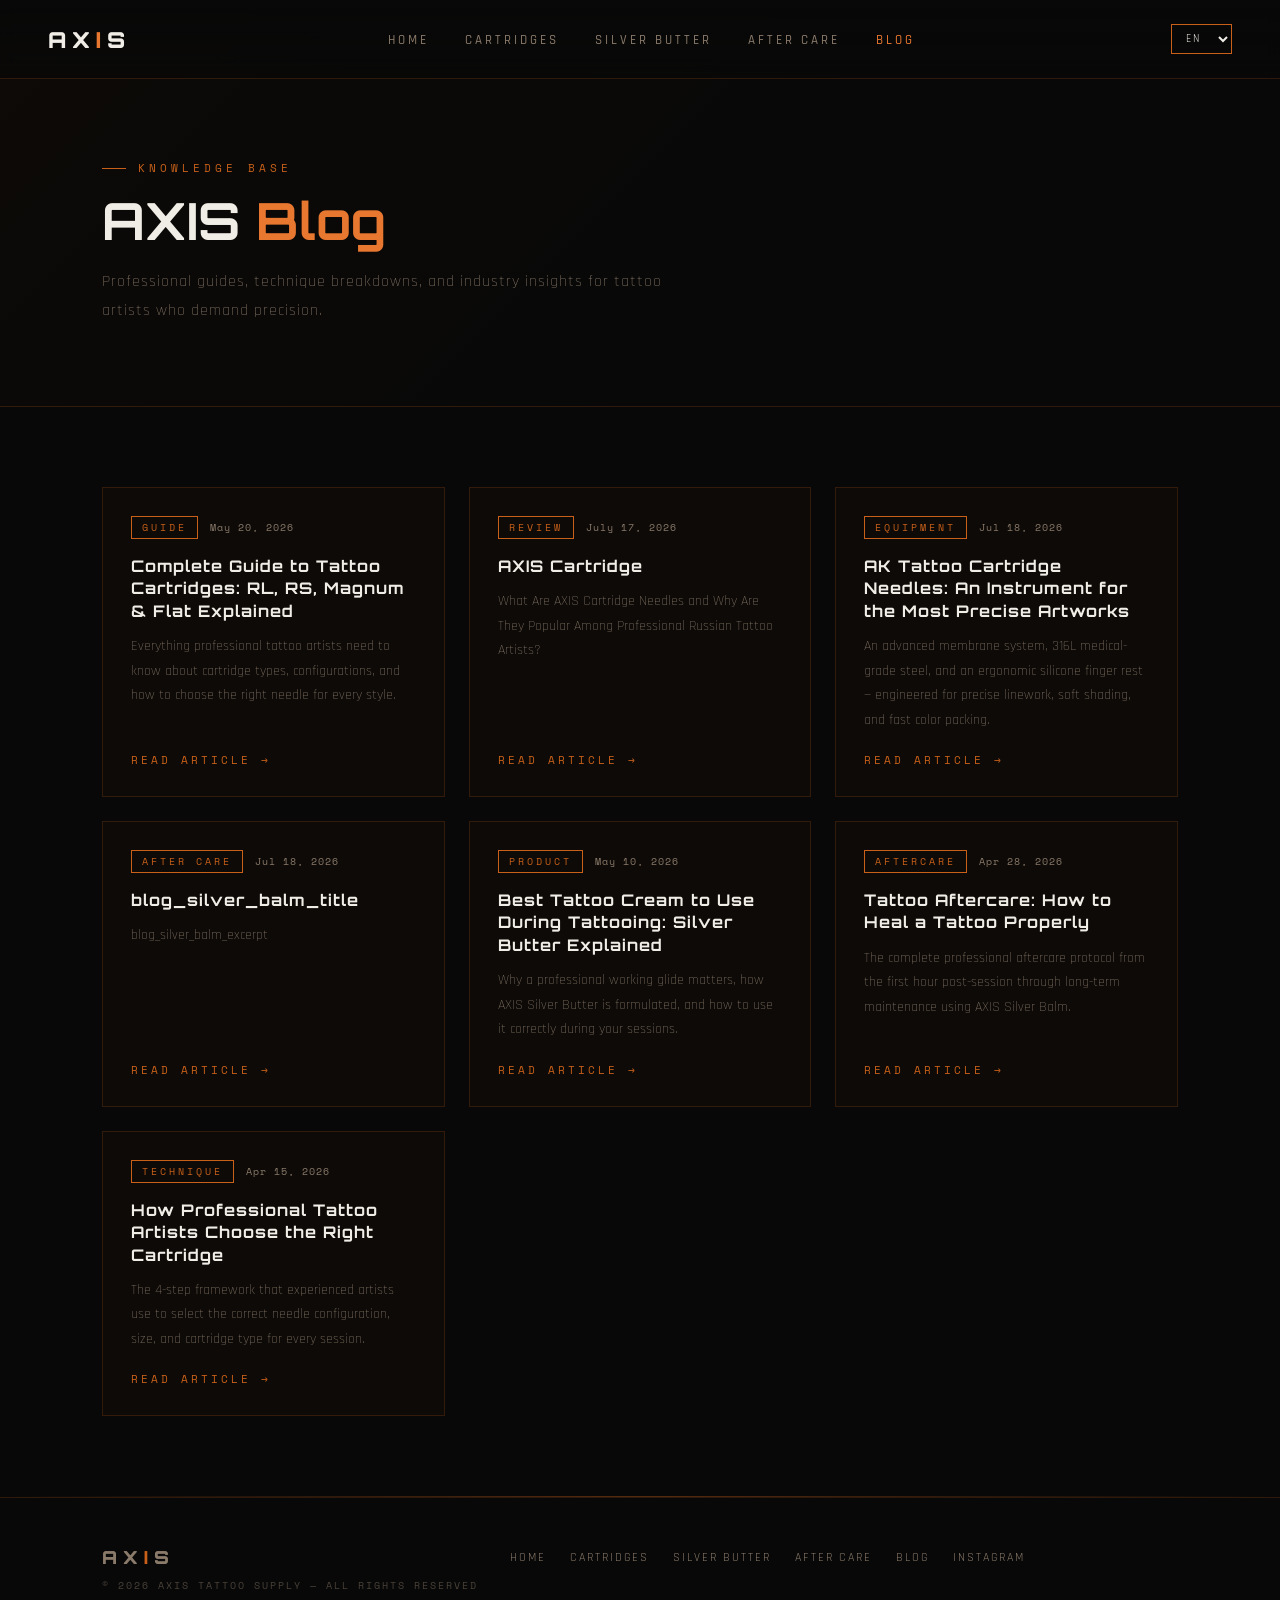
<file: blog.html>
<!DOCTYPE html>
<html lang="en">
<head>
<meta charset="UTF-8">
<meta name="viewport" content="width=device-width, initial-scale=1.0">
<title>Tattoo Artist Blog — Tips, Guides & Industry Insights | AXIS</title>
<link rel="preconnect" href="https://fonts.googleapis.com">
<link href="https://fonts.googleapis.com/css2?family=Orbitron:wght@400;700;900&family=Rajdhani:wght@300;400;500;600&family=Space+Mono&display=swap" rel="stylesheet">
<meta name="description" content="The AXIS blog for professional tattoo artists — cartridge selection guides, aftercare tips, technique breakdowns and industry insights.">
<link rel="canonical" href="https://www.axis-tattoo.com/blog.html">
<meta name="robots" content="index, follow, max-image-preview:large, max-snippet:-1">
<meta name="theme-color" content="#080808">
<meta name="author" content="AXIS">
<link rel="icon" href="/favicon.svg" type="image/svg+xml">
<link rel="apple-touch-icon" href="/axis-logo.png">
<meta property="og:type" content="website">
<meta property="og:site_name" content="AXIS">
<meta property="og:title" content="Tattoo Artist Blog | AXIS">
<meta property="og:description" content="Professional guides, technique breakdowns, and industry insights for tattoo artists from AXIS Tattoo Supply.">
<meta property="og:url" content="https://www.axis-tattoo.com/blog.html">
<meta property="og:image" content="https://www.axis-tattoo.com/og-image.jpg">
<meta property="og:image:width" content="1200">
<meta property="og:image:height" content="630">
<meta property="og:locale" content="en_US">
<meta name="twitter:card" content="summary_large_image">
<meta name="twitter:title" content="Tattoo Artist Blog | AXIS">
<meta name="twitter:description" content="Professional guides, technique breakdowns, and industry insights for tattoo artists.">
<meta name="twitter:image" content="https://www.axis-tattoo.com/og-image.jpg">
<meta name="google-site-verification" content="REPLACE_WITH_GSC_VERIFICATION_TOKEN">
<script type="application/ld+json">
{"@context":"https://schema.org","@type":"Blog","name":"AXIS Tattoo Artist Blog","url":"https://www.axis-tattoo.com/blog.html","description":"Professional guides, tips and industry insights for tattoo artists from AXIS Tattoo Supply.","publisher":{"@type":"Organization","name":"AXIS Tattoo Supply","logo":{"@type":"ImageObject","url":"https://www.axis-tattoo.com/axis-logo.png"}}}
</script>
<script type="application/ld+json">
{"@context":"https://schema.org","@type":"BreadcrumbList","itemListElement":[
  {"@type":"ListItem","position":1,"name":"Home","item":"https://www.axis-tattoo.com/"},
  {"@type":"ListItem","position":2,"name":"Blog","item":"https://www.axis-tattoo.com/blog.html"}
]}
</script>
<script src="translations.js"></script>
<link rel="stylesheet" href="enhance.css">
<style>
  *,*::before,*::after{margin:0;padding:0;box-sizing:border-box;}
  :root{--black:#080808;--deep:#0d0a07;--amber:#c8601a;--amber-bright:#e87730;--amber-glow:#ff9040;--white:#f0ece6;--dim:#8a7a6a;--line:rgba(200,96,26,0.2);}
  html{scroll-behavior:smooth;}
  body{background:var(--black);color:var(--white);font-family:'Rajdhani',sans-serif;overflow-x:hidden;}
  nav{position:fixed;top:0;left:0;right:0;z-index:100;display:flex;align-items:center;justify-content:space-between;padding:24px 48px;background:linear-gradient(to bottom,rgba(8,8,8,0.97),rgba(8,8,8,0.6));backdrop-filter:blur(8px);-webkit-backdrop-filter:blur(8px);border-bottom:1px solid var(--line);}
  .nav-logo{font-family:'Orbitron',sans-serif;font-size:22px;font-weight:900;letter-spacing:6px;color:var(--white);text-decoration:none;}
  .nav-logo span{color:var(--amber-bright);}
  .nav-links{display:flex;gap:36px;list-style:none;}
  .nav-links a{font-family:'Rajdhani',sans-serif;font-size:13px;font-weight:500;letter-spacing:3px;text-transform:uppercase;color:var(--dim);text-decoration:none;transition:color 0.3s;}
  .nav-links a:hover,.nav-links a[aria-current="page"]{color:var(--amber-bright);}
  .nav-right{display:flex;align-items:center;gap:16px;}
  select{background:transparent;border:1px solid var(--amber);color:var(--white);font-family:'Rajdhani',sans-serif;font-size:11px;padding:6px 10px;cursor:pointer;letter-spacing:2px;}
  select option{background:var(--black);color:var(--white);}
  .blog-hero{padding:160px 8vw 80px;background:linear-gradient(135deg,#0d0a07 0%,#080808 60%);border-bottom:1px solid var(--line);}
  .section-label{font-family:'Space Mono',monospace;font-size:11px;letter-spacing:4px;color:var(--amber);text-transform:uppercase;margin-bottom:16px;display:flex;align-items:center;gap:12px;}
  .section-label::before{content:'';display:block;width:24px;height:1px;background:var(--amber);}
  .section-title{font-family:'Orbitron',sans-serif;font-size:clamp(28px,4vw,52px);font-weight:700;line-height:1.1;margin-bottom:20px;}
  .section-title em{font-style:normal;color:var(--amber-bright);}
  .blog-hero p{font-size:16px;color:var(--dim);max-width:560px;line-height:1.8;font-weight:300;letter-spacing:1px;}
  .blog-grid-section{padding:80px 8vw;}
  .blog-grid{display:grid;grid-template-columns:repeat(auto-fill,minmax(320px,1fr));gap:24px;}
  .blog-card{background:var(--deep);border:1px solid var(--line);overflow:hidden;transition:border-color 0.3s,transform 0.3s;position:relative;display:flex;flex-direction:column;}
  .blog-card:hover{border-color:rgba(200,96,26,0.5);transform:translateY(-4px);}
  .blog-card::before{content:'';position:absolute;top:0;left:0;right:0;height:2px;background:linear-gradient(90deg,transparent,var(--amber-bright),transparent);transform:scaleX(0);transition:transform 0.4s;}
  .blog-card:hover::before{transform:scaleX(1);}
  .blog-card-meta{padding:28px 28px 0;display:flex;align-items:center;gap:12px;flex-wrap:wrap;}
  .blog-cat{font-family:'Space Mono',monospace;font-size:10px;letter-spacing:3px;color:var(--amber);text-transform:uppercase;border:1px solid var(--amber);padding:3px 10px;}
  .blog-date{font-family:'Space Mono',monospace;font-size:10px;color:var(--dim);letter-spacing:1px;}
  .blog-card-body{padding:16px 28px 28px;flex:1;display:flex;flex-direction:column;}
  .blog-card h2{font-family:'Orbitron',sans-serif;font-size:16px;font-weight:700;letter-spacing:1px;margin-bottom:12px;line-height:1.4;color:var(--white);}
  .blog-card p{font-size:14px;line-height:1.75;color:var(--dim);font-weight:300;margin-bottom:20px;flex:1;}
  .blog-read-more{font-family:'Space Mono',monospace;font-size:11px;letter-spacing:3px;color:var(--amber);text-transform:uppercase;text-decoration:none;display:inline-flex;align-items:center;gap:8px;transition:color 0.3s,gap 0.3s;}
  .blog-read-more:hover{color:var(--amber-glow);gap:14px;}
  .divider{height:1px;background:linear-gradient(90deg,transparent,var(--amber),transparent);opacity:0.4;}
  footer{border-top:1px solid var(--line);padding:48px 8vw;display:flex;flex-wrap:wrap;gap:32px;align-items:flex-start;}
  .footer-brand{display:flex;flex-direction:column;gap:10px;}
  .footer-logo{font-family:'Orbitron',sans-serif;font-size:18px;font-weight:900;letter-spacing:6px;color:var(--dim);}
  .footer-logo span{color:var(--amber);}
  .footer-copy{font-family:'Space Mono',monospace;font-size:10px;letter-spacing:2px;color:rgba(138,122,106,0.5);text-transform:uppercase;}
  .footer-links{display:flex;gap:24px;list-style:none;flex-wrap:wrap;}
  .footer-links a{font-size:12px;letter-spacing:2px;color:var(--dim);text-decoration:none;text-transform:uppercase;transition:color 0.3s;}
  .footer-links a:hover{color:var(--amber-bright);}
  .reveal{opacity:0;transform:translateY(40px);transition:opacity 0.7s,transform 0.7s;}
  .reveal.visible{opacity:1;transform:translateY(0);}
  
  /* ── Hamburger nav ── */
  .nav-toggle {
    display: none;
    flex-direction: column;
    justify-content: center;
    gap: 5px;
    background: transparent;
    border: none;
    cursor: pointer;
    padding: 8px 4px;
    z-index: 201;
    flex-shrink: 0;
  }
  .nav-toggle span {
    display: block;
    width: 24px;
    height: 2px;
    background: var(--white);
    border-radius: 2px;
    transition: all 0.3s ease;
  }
  .nav-toggle[aria-expanded="true"] span:nth-child(1) { transform: translateY(7px) rotate(45deg); }
  .nav-toggle[aria-expanded="true"] span:nth-child(2) { opacity: 0; transform: scaleX(0); }
  .nav-toggle[aria-expanded="true"] span:nth-child(3) { transform: translateY(-7px) rotate(-45deg); }
  @media (max-width: 860px) {
    nav { padding: 14px 20px; background: rgba(8,8,8,0.98); backdrop-filter: blur(10px); -webkit-backdrop-filter: blur(10px); flex-wrap: nowrap; gap: 0; }
    .nav-toggle { display: flex; order: 3; }
    .nav-right { order: 2; }
    .nav-links, .nav-center {
      display: none;
      flex-direction: column;
      position: fixed;
      top: 0; left: 0; right: 0; bottom: 0;
      background: rgba(8,8,8,0.97);
      align-items: center;
      justify-content: center;
      gap: 28px;
      z-index: 199;
      list-style: none;
    }
    .nav-links.nav-open, .nav-center.nav-open { display: flex; }
    .nav-links a, .nav-center a { font-size: 16px; letter-spacing: 5px; color: var(--dim); }
    .nav-links a:hover, .nav-center a:hover,
    .nav-links a[aria-current="page"], .nav-center a[aria-current="page"] { color: var(--amber-bright); }
  }

  @media(max-width:860px){
    .blog-hero{padding:130px 20px 60px;}
    .blog-grid-section{padding:60px 20px;}
    footer{flex-direction:column;text-align:left;padding:40px 20px;}
  }
</style>
</head>
<body>

<nav>
  <a href="index.html" class="nav-logo">AX<span>I</span>S</a>
  <button class="nav-toggle" id="navToggle" aria-label="Toggle navigation" aria-expanded="false" aria-controls="navLinks">
    <span></span><span></span><span></span>
  </button>
  <ul class="nav-links" id="navLinks" role="list">
    <li><a href="index.html" data-i18n="home">Home</a></li>
    <li><a href="cartridges.html" data-i18n="cartridges">Cartridges</a></li>
    <li><a href="silver-butter.html" data-i18n="silverButter">Silver Butter</a></li>
    <li><a href="after-care.html" data-i18n="afterCare">After Care</a></li>
    <li><a href="blog.html" data-i18n="blog" aria-current="page">Blog</a></li>
  </ul>
  <div class="nav-right">
    <select data-lang-select onchange="setLanguage(this.value)" aria-label="Select language">
      <option value="en">EN</option>
      <option value="ru">РУ</option>
      <option value="es">ES</option>
      <option value="tr">TR</option>
      <option value="pt">PT</option>
      <option value="fr">FR</option>
      <option value="de">DE</option>
    </select>
  </div>
</nav>

<div class="blog-hero">
  <div class="section-label" data-i18n="blogLabel">Knowledge Base</div>
  <h1 class="section-title">AXIS <em data-i18n="blogTitle">Blog</em></h1>
  <p data-i18n="blogDesc">Professional guides, technique breakdowns, and industry insights for tattoo artists who demand precision.</p>
</div>

<section class="blog-grid-section">
  <div class="blog-grid">

<!-- BLOG_ARTICLES_START -->
    

    <article class="blog-card reveal" itemscope itemtype="https://schema.org/BlogPosting">
      <meta itemprop="datePublished" content="2026-05-20">
      <meta itemprop="author" content="AXIS Tattoo Supply">
      <div class="blog-card-meta">
        <span class="blog-cat">Guide</span>
        <span class="blog-date">May 20, 2026</span>
      </div>
      <div class="blog-card-body">
        <h2 itemprop="headline"><a href="blog-complete-guide-to-tattoo-cartridges.html" style="color:inherit;text-decoration:none;" data-i18n="blog_cartridge_guide_title">Complete Guide to Tattoo Cartridges: RL, RS, Magnum &amp; Flat Explained</a></h2>
        <p itemprop="description" data-i18n="blog_cartridge_guide_excerpt">Everything professional tattoo artists need to know about cartridge types, configurations, and how to choose the right needle for every style and technique.</p>
        <a href="blog-complete-guide-to-tattoo-cartridges.html" class="blog-read-more" data-i18n="blogReadMore">Read Article →</a>
      </div>
    </article>
    
    <article class="blog-card reveal" itemscope itemtype="https://schema.org/BlogPosting">
      <meta itemprop="datePublished" content="2026-07-17">
      <meta itemprop="author" content="AXIS Tattoo Supply">
      <div class="blog-card-meta">
        <span class="blog-cat">Review</span>
        <span class="blog-date">July 17, 2026</span>
      </div>
      <div class="blog-card-body">
        <h2 itemprop="headline"><a href="blog-cartridge-a.html" style="color:inherit;text-decoration:none;" data-i18n="AXIS Cartridge">AXIS Needle Cartridges: Full Technical Review &amp; Buying Guide</a></h2>
        <p itemprop="description" data-i18n="What Are AXIS Cartridge Needles and Why Are They Popular Among Professional Russian Tattoo Artists?">An in-depth look at why AXIS cartridges — designed by professional artists — have become the go-to choice for precision-driven, professional tattooers.</p>
        <a href="blog-cartridge-a.html" class="blog-read-more" data-i18n="blogReadMore">Read Article →</a>
      </div>
    </article>

        <article class="blog-card reveal" itemscope itemtype="https://schema.org/BlogPosting">
      <meta itemprop="datePublished" content="2026-07-18">
      <meta itemprop="author" content="AXIS Tattoo Supply">
      <div class="blog-card-meta">
        <span class="blog-cat">Equipment</span>
        <span class="blog-date">Jul 18, 2026</span>
      </div>
      <div class="blog-card-body">
        <h2 itemprop="headline"><a href="blog-ak-tattoo-cartridge-needles.html" style="color:inherit;text-decoration:none;" data-i18n="blog_ak_title">AK Tattoo Cartridge Needles: An Instrument for the Most Precise Artworks</a></h2>
        <p itemprop="description" data-i18n="blog_ak_excerpt">An advanced membrane system, 316L medical-grade steel, and an ergonomic silicone finger rest — engineered for precise linework, soft shading, and fast color packing.</p>
        <a href="blog-ak-tattoo-cartridge-needles.html" class="blog-read-more" data-i18n="blogReadMore">Read Article →</a>
      </div>
    </article>

<article class="blog-card reveal" itemscope itemtype="https://schema.org/BlogPosting">
  <meta itemprop="datePublished" content="2026-07-18">
  <meta itemprop="author" content="AXIS Tattoo Supply">
  <div class="blog-card-meta">
    <span class="blog-cat">After Care</span>
    <span class="blog-date">Jul 18, 2026</span>
  </div>
  <div class="blog-card-body">
    <h2 itemprop="headline">
      <a href="blog-silver-balm-axis.html"
         style="color:inherit;text-decoration:none;"
         data-i18n="blog_silver_balm_title">
        Silver Balm AXIS: The Ultimate Professional After-Tattoo Care Balm
      </a>
    </h2>
    <p itemprop="description" data-i18n="blog_silver_balm_excerpt">
      Why professional tattoo artists trust Silver Balm AXIS for after-care: sativa seed oil, butter-soft texture, and a formula that protects fresh tattoos without compromise.
    </p>
    <a href="blog-silver-balm-axis.html"
       class="blog-read-more"
       data-i18n="blogReadMore">
      Read Article →
    </a>
  </div>
</article>

    <article class="blog-card reveal" itemscope itemtype="https://schema.org/BlogPosting">
      <meta itemprop="datePublished" content="2026-05-10">
      <meta itemprop="author" content="AXIS Tattoo Supply">
      <div class="blog-card-meta">
        <span class="blog-cat">Product</span>
        <span class="blog-date">May 10, 2026</span>
      </div>
      <div class="blog-card-body">
        <h2 itemprop="headline"><a href="blog-best-tattoo-cream-during-tattooing.html" style="color:inherit;text-decoration:none;" data-i18n="blog_cream_title">Best Tattoo Cream to Use During Tattooing: Silver Butter Explained</a></h2>
        <p itemprop="description" data-i18n="blog_cream_excerpt">Why a professional working glide matters, how AXIS Silver Butter is formulated with Cannabis Sativa Seed Oil and Clove Extract, and how to use it correctly.</p>
        <a href="blog-best-tattoo-cream-during-tattooing.html" class="blog-read-more" data-i18n="blogReadMore">Read Article →</a>
      </div>
    </article>

    <article class="blog-card reveal" itemscope itemtype="https://schema.org/BlogPosting">
      <meta itemprop="datePublished" content="2026-04-28">
      <meta itemprop="author" content="AXIS Tattoo Supply">
      <div class="blog-card-meta">
        <span class="blog-cat">Aftercare</span>
        <span class="blog-date">Apr 28, 2026</span>
      </div>
      <div class="blog-card-body">
        <h2 itemprop="headline"><a href="blog-tattoo-aftercare-guide.html" style="color:inherit;text-decoration:none;" data-i18n="blog_aftercare_title">Tattoo Aftercare: How to Heal a Tattoo Properly</a></h2>
        <p itemprop="description" data-i18n="blog_aftercare_excerpt">The complete professional aftercare protocol from the first hour post-session through long-term maintenance using AXIS Silver Balm aftercare cream.</p>
        <a href="blog-tattoo-aftercare-guide.html" class="blog-read-more" data-i18n="blogReadMore">Read Article →</a>
      </div>
    </article>

    <article class="blog-card reveal" itemscope itemtype="https://schema.org/BlogPosting">
      <meta itemprop="datePublished" content="2026-04-15">
      <meta itemprop="author" content="AXIS Tattoo Supply">
      <div class="blog-card-meta">
        <span class="blog-cat">Technique</span>
        <span class="blog-date">Apr 15, 2026</span>
      </div>
      <div class="blog-card-body">
        <h2 itemprop="headline"><a href="blog-how-tattoo-artists-choose-cartridges.html" style="color:inherit;text-decoration:none;" data-i18n="blog_choose_title">How Professional Tattoo Artists Choose the Right Cartridge</a></h2>
        <p itemprop="description" data-i18n="blog_choose_excerpt">The 4-step framework that experienced artists use to select the correct needle configuration, size, and cartridge type for every session and skin type.</p>
        <a href="blog-how-tattoo-artists-choose-cartridges.html" class="blog-read-more" data-i18n="blogReadMore">Read Article →</a>
      </div>
    </article>

<!-- BLOG_ARTICLES_END -->

  </div>
</section>

<div class="divider"></div>

<footer>
  <div class="footer-brand">
    <div class="footer-logo">AX<span>I</span>S</div>
    <div class="footer-copy" data-i18n="copyright">© 2026 AXIS Tattoo Supply — All Rights Reserved</div>
  </div>
  <ul class="footer-links">
    <li><a href="index.html" data-i18n="home">Home</a></li>
    <li><a href="cartridges.html" data-i18n="cartridges">Cartridges</a></li>
    <li><a href="silver-butter.html" data-i18n="silverButter">Silver Butter</a></li>
    <li><a href="after-care.html" data-i18n="afterCare">After Care</a></li>
    <li><a href="blog.html" data-i18n="blog">Blog</a></li>
    <li><a href="https://instagram.com/axis.cartridges/" rel="noopener" target="_blank" data-i18n="instagram">Instagram</a></li>
  </ul>
</footer>

<script>
const reveals = document.querySelectorAll('.reveal');
const io = new IntersectionObserver(function(entries){
  entries.forEach(function(e,i){
    if(e.isIntersecting){
      setTimeout(function(){e.target.classList.add('visible');}, i*80);
      io.unobserve(e.target);
    }
  });
},{threshold:0.1});
reveals.forEach(function(el){io.observe(el);});
</script>

<script>
/* Mobile nav toggle */
(function(){
  var btn = document.getElementById('navToggle');
  var menu = document.getElementById('navLinks') || document.getElementById('navCenter');
  if(!btn || !menu) return;
  btn.addEventListener('click', function(){
    var open = menu.classList.toggle('nav-open');
    btn.setAttribute('aria-expanded', open ? 'true' : 'false');
    document.body.style.overflow = open ? 'hidden' : '';
  });
  menu.querySelectorAll('a').forEach(function(a){
    a.addEventListener('click', function(){
      menu.classList.remove('nav-open');
      btn.setAttribute('aria-expanded', 'false');
      document.body.style.overflow = '';
    });
  });
})();
</script>
<script src="protect.js"></script>
</body>
</html>
</file>
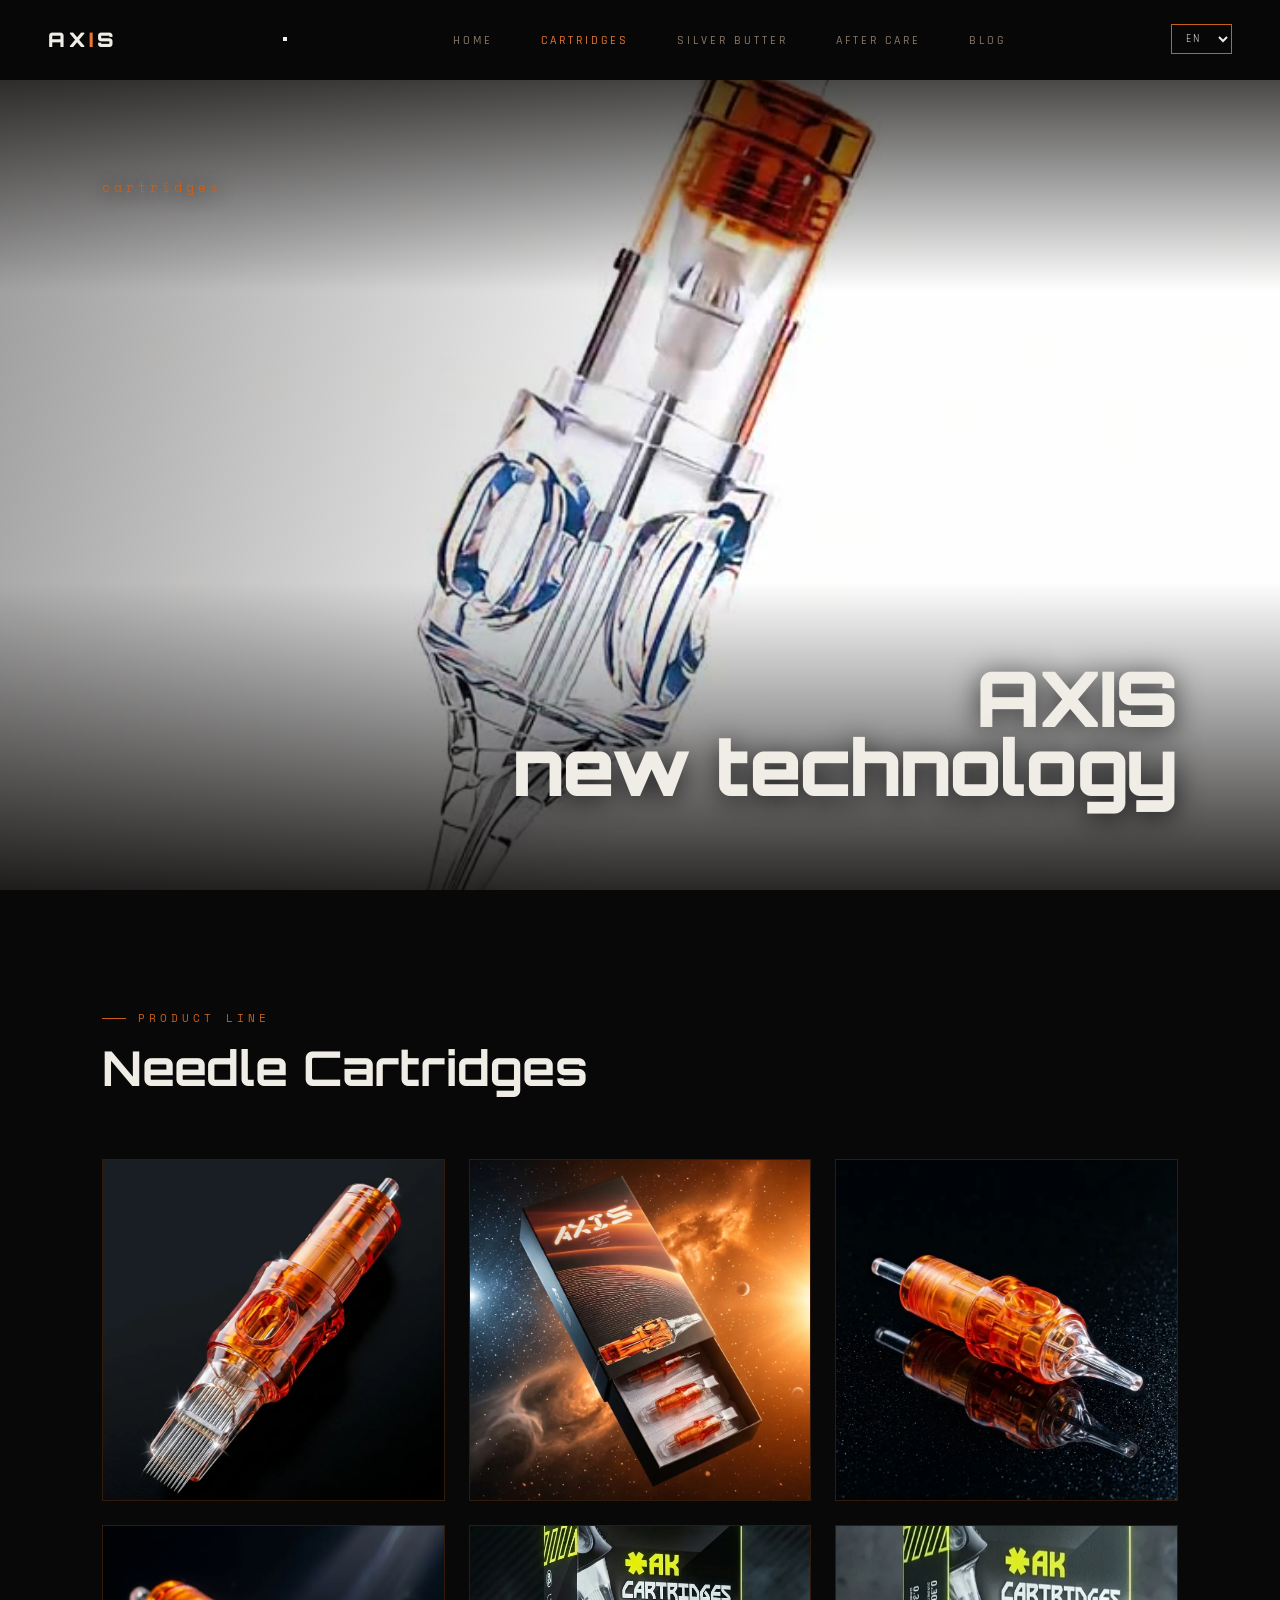
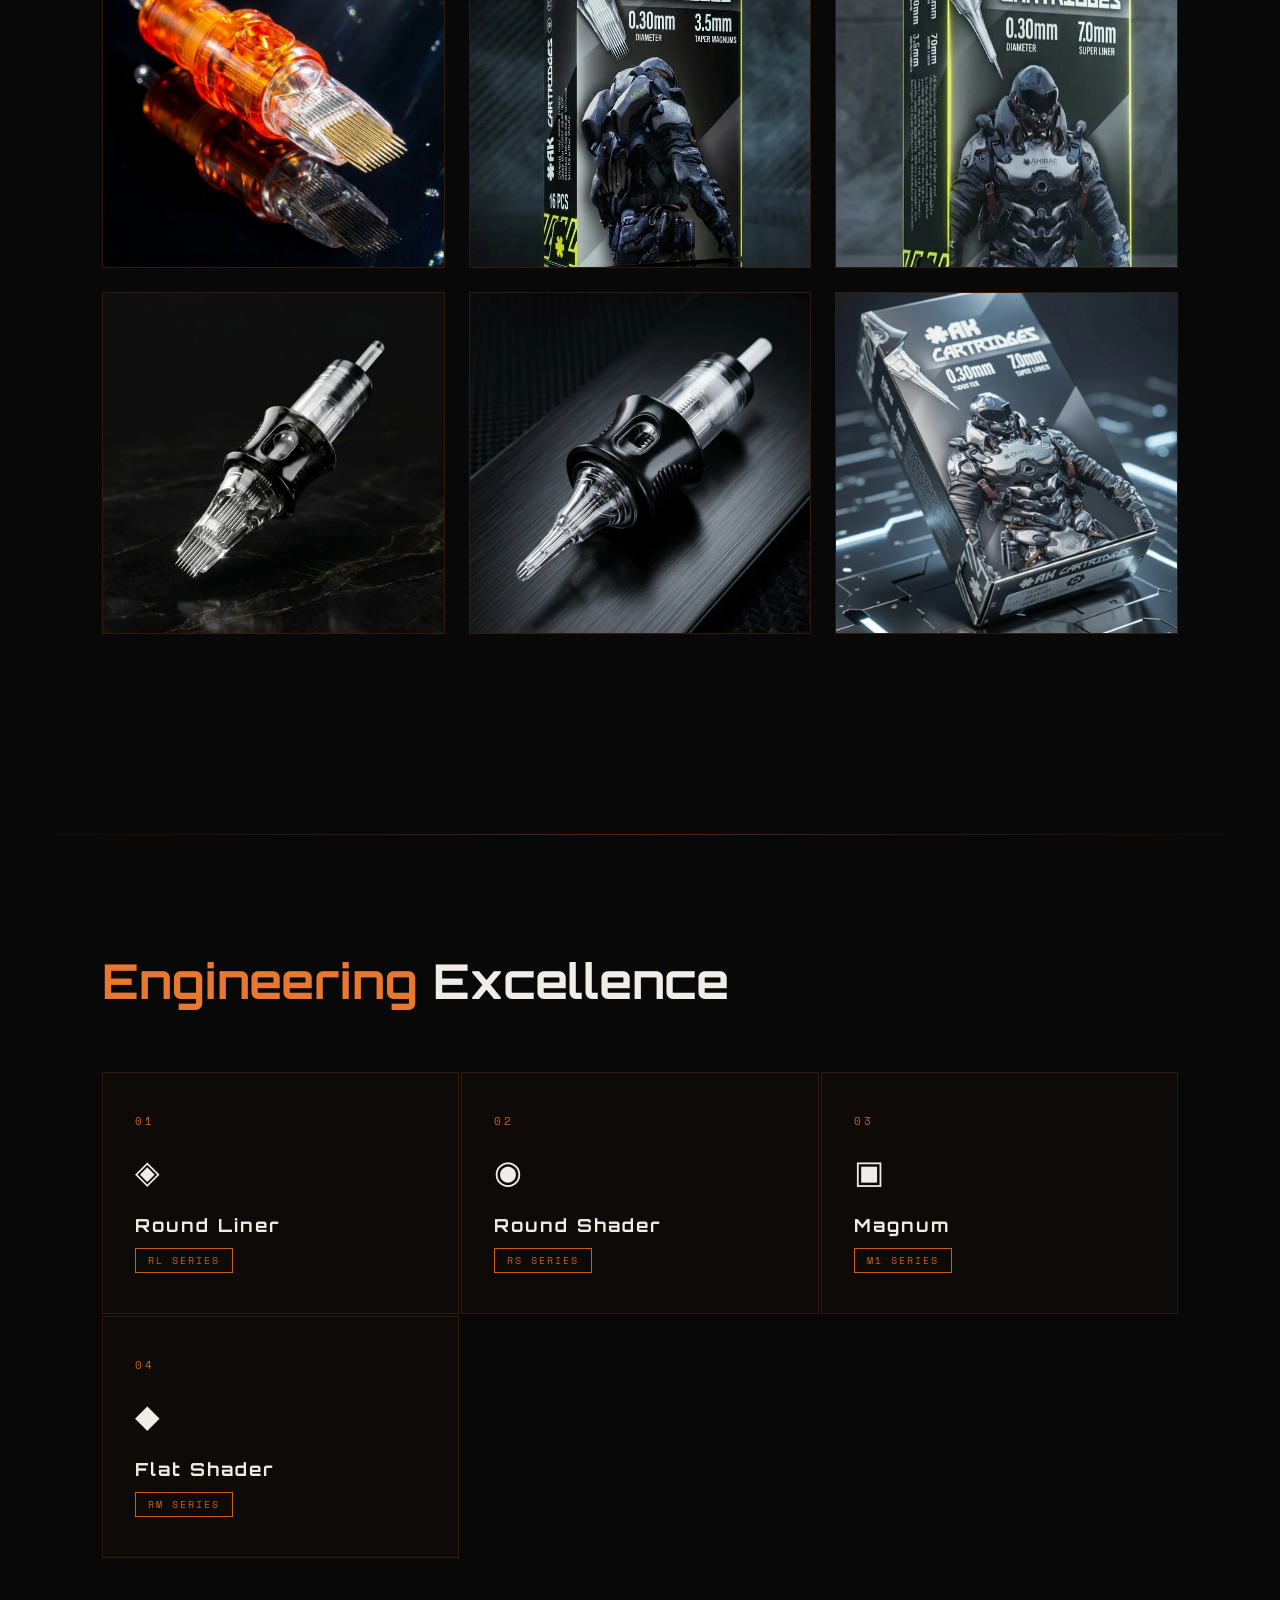
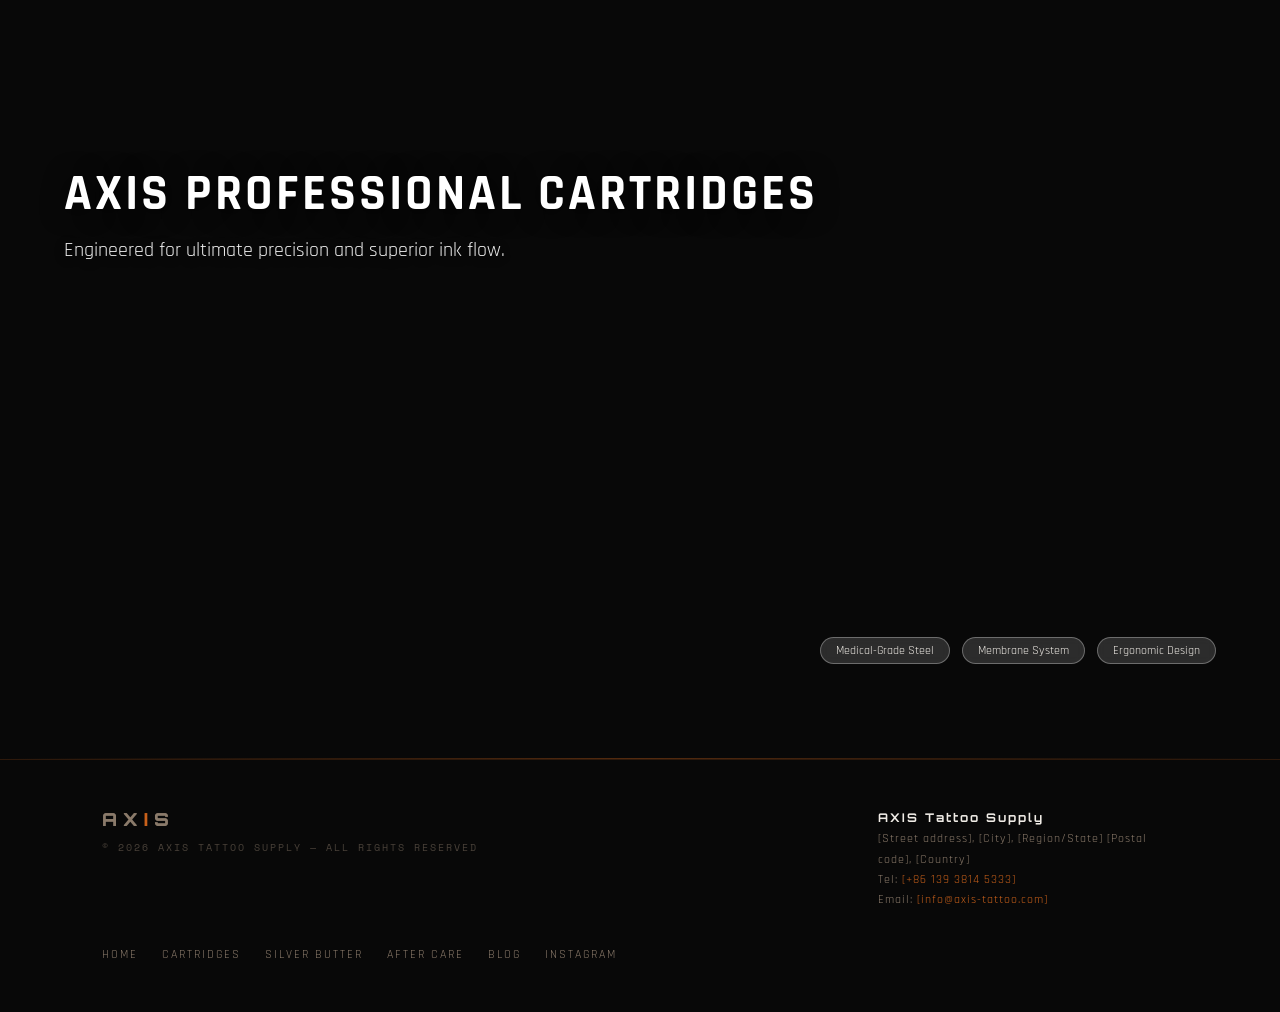
<file: cartridges.html>
<!DOCTYPE html>
<html lang="en">
<head>
<meta charset="UTF-8">
<meta name="viewport" content="width=device-width, initial-scale=1.0">
<title>Tattoo Cartridge Needles — RL · RS · Magnum · Flat | AXIS</title>
<link rel="preconnect" href="https://fonts.googleapis.com">
<link href="https://fonts.googleapis.com/css2?family=Orbitron:wght@400;700;900&family=Rajdhani:wght@300;400;500;600&family=Space+Mono&display=swap" rel="stylesheet">
<meta name="description" content="AXIS tattoo cartridge needles in Round Liner, Round Shader, Magnum and Flat configurations — engineered for zero blowout and clean, consistent lines every time.">
<link rel="canonical" href="https://www.axis-tattoo.com/cartridges.html">
<meta name="robots" content="index, follow, max-image-preview:large, max-snippet:-1, max-video-preview:-1">
<meta name="theme-color" content="#080808">
<meta name="author" content="AXIS">
<link rel="icon" href="/favicon.svg" type="image/svg+xml">
<link rel="apple-touch-icon" href="/axis-logo.png">
<!-- Open Graph -->
<meta property="og:type" content="product">
<meta property="og:site_name" content="AXIS">
<meta property="og:title" content="Tattoo Cartridge Needles — RL · RS · Magnum · Flat | AXIS">
<meta property="og:description" content="AXIS tattoo cartridge needles in Round Liner, Round Shader, Magnum and Flat configurations — engineered for zero blowout and clean, consistent lines every time.">
<meta property="og:url" content="https://www.axis-tattoo.com/cartridges.html">
<meta property="og:image" content="https://www.axis-tattoo.com/og-image.jpg">
<meta property="og:image:width" content="1200">
<meta property="og:image:height" content="630">
<meta property="og:locale" content="en_US">
<!-- Twitter -->
<meta name="twitter:card" content="summary_large_image">
<meta name="twitter:title" content="Tattoo Cartridge Needles — RL · RS · Magnum · Flat | AXIS">
<meta name="twitter:description" content="AXIS tattoo cartridge needles in Round Liner, Round Shader, Magnum and Flat configurations — engineered for zero blowout and clean, consistent lines every time.">
<meta name="twitter:image" content="https://www.axis-tattoo.com/og-image.jpg">
<!-- Google Search Console verification — replace the token, or verify via DNS / HTML file instead -->
<meta name="google-site-verification" content="REPLACE_WITH_GSC_VERIFICATION_TOKEN">
<!-- Google Analytics 4 — replace G-XXXXXXXXXX with your real GA4 Measurement ID -->
<script async src="https://www.googletagmanager.com/gtag/js?id=G-XXXXXXXXXX"></script>
<script>
  window.dataLayer = window.dataLayer || [];
  function gtag(){dataLayer.push(arguments);}
  gtag('js', new Date());
  gtag('config', 'G-XXXXXXXXXX');
</script>
<script src="translations.js"></script>
<link rel="stylesheet" href="enhance.css">
<script src="protect.js"></script>
<style>
  *, *::before, *::after { margin: 0; padding: 0; box-sizing: border-box; }
  :root {
    --black: #080808;
    --deep: #0d0a07;
    --amber: #c8601a;
    --amber-bright: #e87730;
    --white: #f0ece6;
    --dim: #8a7a6a;
    --line: rgba(200,96,26,0.2);
  }
  html { scroll-behavior: smooth; }
  body {
    background: var(--black);
    color: var(--white);
    font-family: 'Rajdhani', sans-serif;
  }
  nav {
    position: fixed; top: 0; left: 0; right: 0;
    z-index: 100;
    display: flex; align-items: center; justify-content: space-between;
    padding: 24px 48px;
    background: linear-gradient(to bottom, rgba(8,8,8,0.95), transparent);
  }
  .nav-logo {
    font-family: 'Orbitron', sans-serif;
    font-size: 20px;
    font-weight: 900;
    letter-spacing: 4px;
    color: var(--white);
    text-decoration: none;
  }
  .nav-logo span { color: var(--amber-bright); }
  .nav-center {
    display: flex; gap: 48px; list-style: none;
  }
  .nav-center a {
    font-size: 12px;
    font-weight: 500;
    letter-spacing: 3px;
    text-transform: uppercase;
    color: var(--dim);
    text-decoration: none;
    transition: color 0.3s;
  }
  .nav-center a:hover { color: var(--amber-bright); }
  .nav-center a[aria-current="page"] { color: var(--amber-bright); }
  .nav-right { display: flex; align-items: center; gap: 16px; }
  select {
    background: transparent;
    border: 1px solid var(--amber);
    color: var(--white);
    font-family: 'Rajdhani', sans-serif;
    font-size: 11px;
    padding: 6px 10px;
    cursor: pointer;
    letter-spacing: 2px;
  }
  select option { background: var(--black); color: var(--white); }
  
  .hero-video {
    position: relative;
    width: 100%;
    height: 90vh;
    margin-top: 80px;
    overflow: hidden;
    display: flex;
    align-items: center;
    justify-content: flex-start;
    padding-left: 8vw;
  }
  .hero-video video {
    width: 100%;
    height: 100%;
    object-fit: cover;
    position: absolute;
    inset: 0;
  }
  .hero-overlay {
    position: absolute;
    inset: 0;
    /* Darken the top and bottom bands (where text sits) and keep the middle
       of the video clear, instead of one flat side-gradient. */
    background:
      linear-gradient(to bottom, rgba(4,2,1,0.72) 0%, rgba(4,2,1,0) 26%, rgba(4,2,1,0) 62%, rgba(4,2,1,0.85) 100%),
      linear-gradient(105deg, rgba(4,2,1,0.40) 0%, rgba(4,2,1,0) 55%);
  }
  /* Overlay spans the whole frame; the pieces are placed in different zones. */
  .hero-content {
    position: absolute;
    inset: 0;
    z-index: 2;
    pointer-events: none;
  }
  .hero-content > * { pointer-events: auto; }
  .hero-subtitle {
    position: absolute;
    top: 12%;
    left: 8vw;
    margin: 0;
    font-family: 'Space Mono', monospace;
    font-size: 13px;
    letter-spacing: 4px;
    text-transform: lowercase;
    color: var(--amber);
    text-shadow: 0 2px 18px rgba(0,0,0,0.85);
  }
  .hero-title {
    position: absolute;
    bottom: 11%;
    right: 8vw;
    max-width: 80%;
    margin: 0;
    text-align: right;
    font-family: 'Orbitron', sans-serif;
    font-size: clamp(44px, 6vw, 80px);
    font-weight: 900;
    letter-spacing: -1px;
    color: var(--white);
    line-height: 0.9;
    text-shadow: 0 4px 28px rgba(0,0,0,0.8);
  }
  @media (max-width: 768px) {
    .hero-subtitle { top: 14%; left: 24px; }
    .hero-title { right: auto; left: 24px; bottom: 12%; text-align: left; max-width: calc(100% - 48px); }
  }
  
  .section {
    padding: 120px 8vw;
  }
  .section-label {
    font-family: 'Space Mono', monospace;
    font-size: 11px;
    letter-spacing: 4px;
    color: var(--amber);
    text-transform: uppercase;
    margin-bottom: 16px;
    display: flex; align-items: center; gap: 12px;
  }
  .section-label::before {
    content: '';
    display: block;
    width: 24px; height: 1px;
    background: var(--amber);
  }
  .section-title {
    font-family: 'Orbitron', sans-serif;
    font-size: clamp(28px, 4vw, 48px);
    font-weight: 700;
    margin-bottom: 64px;
    line-height: 1.1;
  }
  .section-title em { font-style: normal; color: var(--amber-bright); }
  .gallery-grid {
    display: grid;
    grid-template-columns: repeat(auto-fit, minmax(300px, 1fr));
    gap: 24px;
    margin-bottom: 80px;
  }
  .gallery-item {
    position: relative;
    aspect-ratio: 1 / 1;
    background: var(--deep);
    border: 1px solid var(--line);
    overflow: hidden;
  }
  .gallery-item img {
    width: 100%;
    height: 100%;
    object-fit: cover;
    transition: transform 0.3s;
  }
  .gallery-item:hover img { transform: scale(1.05); }
  .products-grid {
    display: grid;
    grid-template-columns: repeat(auto-fit, minmax(280px, 1fr));
    gap: 2px;
  }
  .product-card {
    background: var(--deep);
    border: 1px solid var(--line);
    padding: 40px 32px;
    position: relative;
    overflow: hidden;
    transition: border-color 0.3s, transform 0.3s;
  }
  .product-card::before {
    content: '';
    position: absolute; top: 0; left: 0; right: 0;
    height: 2px;
    background: linear-gradient(90deg, transparent, var(--amber-bright), transparent);
    transform: scaleX(0);
    transition: transform 0.4s;
  }
  .product-card:hover::before { transform: scaleX(1); }
  .product-card:hover {
    border-color: rgba(200,96,26,0.5);
    transform: translateY(-4px);
  }
  .product-num {
    font-family: 'Space Mono', monospace;
    font-size: 11px;
    color: var(--amber);
    letter-spacing: 3px;
    margin-bottom: 24px;
  }
  .product-icon {
    font-size: 32px;
    margin-bottom: 20px;
    display: block;
  }
  .product-name {
    font-family: 'Orbitron', sans-serif;
    font-size: 18px;
    font-weight: 700;
    margin-bottom: 12px;
    letter-spacing: 2px;
  }
  .product-tag {
    display: inline-block;
    font-family: 'Space Mono', monospace;
    font-size: 10px;
    letter-spacing: 2px;
    color: var(--amber);
    border: 1px solid var(--amber);
    padding: 4px 12px;
    text-transform: uppercase;
    margin-right: 8px;
  }
  .divider { height: 1px; background: linear-gradient(90deg, transparent, var(--amber), transparent); margin: 0; opacity: 0.4; }
  footer {
    border-top: 1px solid var(--line);
    padding: 48px 8vw;
    display: flex;
    align-items: center;
    justify-content: space-between;
  }
  .footer-logo {
    font-family: 'Orbitron', sans-serif;
    font-size: 18px;
    font-weight: 900;
    letter-spacing: 6px;
    color: var(--dim);
  }
  .footer-logo span { color: var(--amber); }
  .footer-copy {
    font-family: 'Space Mono', monospace;
    font-size: 10px;
    letter-spacing: 2px;
    color: rgba(138,122,106,0.5);
    text-transform: uppercase;
  }
  .footer-links { display: flex; gap: 24px; list-style: none; }
  .footer-links a {
    font-size: 12px;
    letter-spacing: 2px;
    color: var(--dim);
    text-decoration: none;
    text-transform: uppercase;
    transition: color 0.3s;
  }
  .footer-links a:hover { color: var(--amber-bright); }
  @media (max-width: 768px) {
    nav { padding: 16px 20px; flex-wrap: wrap; gap: 10px 16px; justify-content: center; }
    .nav-logo { order: 1; }
    .nav-right { order: 2; }
    .nav-center { order: 3; width: 100%; display: flex; flex-wrap: wrap; justify-content: center; gap: 14px 22px; font-size: 11px; letter-spacing: 2px; }
    .section { padding: 80px 24px; }
    .gallery-grid { grid-template-columns: repeat(2, 1fr); }
    footer { flex-direction: column; gap: 24px; text-align: center; }
  }
  .main-product-video-wrapper {
    display: flex;
    justify-content: center; /* horizontal centering */
    align-items: center;
    width: 100%;
    padding: 50px 0;         /* vertical spacing */
    background: transparent;
}

.main-product-video {
    width: 90%;              /* video width (adjustable) */
    max-width: 1200px;       /* max width on large monitors */
    height: auto;
    display: block;
    border-radius: 15px;     /* optional rounded corners */
}


  /* --- SEO footer additions --- */
  footer { flex-wrap: wrap; gap: 32px; align-items: flex-start; }
  .footer-brand { display: flex; flex-direction: column; gap: 10px; }
  .footer-nap { font-style: normal; font-size: 12px; line-height: 1.7; letter-spacing: 1px; color: var(--dim); max-width: 300px; }
  .footer-nap strong { color: var(--white); letter-spacing: 2px; font-family: 'Orbitron', sans-serif; }
  .footer-nap a { color: var(--amber); text-decoration: none; }
  .footer-nap a:hover { color: var(--amber-bright); }
  .footer-map { flex-basis: 100%; margin-top: 8px; }
  @media (max-width: 768px) { footer { flex-direction: column; text-align: left; align-items: stretch; } }
</style>
<script type="application/ld+json">{"@context": "https://schema.org", "@type": "Organization", "name": "AXIS", "alternateName": "AXIS Tattoo Supply", "url": "https://www.axis-tattoo.com/", "logo": "https://www.axis-tattoo.com/axis-logo.png", "description": "AXIS engineers professional tattoo supplies: precision cartridge needles, Silver Butter glide and premium aftercare."}</script>
<script type="application/ld+json">{"@context": "https://schema.org", "@type": "Product", "name": "AXIS Tattoo Cartridge Needles", "image": ["https://www.axis-tattoo.com/axis-tattoo-cartridge-needles-1.webp", "https://www.axis-tattoo.com/axis-tattoo-cartridge-needles-2.webp", "https://www.axis-tattoo.com/axis-tattoo-cartridge-needles-3.webp", "https://www.axis-tattoo.com/axis-tattoo-cartridge-needles-4.webp"], "description": "AXIS tattoo cartridge needles in Round Liner, Round Shader, Magnum and Flat configurations \u2014 engineered for zero blowout and clean, consistent lines every time.", "brand": {"@type": "Brand", "name": "AXIS"}, "category": "Tattoo Supplies"}</script>
<script type="application/ld+json">{"@context": "https://schema.org", "@type": "BreadcrumbList", "itemListElement": [{"@type": "ListItem", "position": 1, "name": "Home", "item": "https://www.axis-tattoo.com/"}, {"@type": "ListItem", "position": 2, "name": "Tattoo Cartridge Needles", "item": "https://www.axis-tattoo.com/cartridges.html"}]}</script>
</head>
<body>

<nav>
  <a href="index.html" class="nav-logo">AX<span>I</span>S</a>
  <button class="nav-toggle" id="navToggle" aria-label="Toggle navigation" aria-expanded="false" aria-controls="navCenter">
    <span></span><span></span><span></span>
  </button>
  <ul class="nav-center" id="navCenter" role="list">
    <li><a href="index.html" data-i18n="home">Home</a></li>
    <li><a href="cartridges.html" data-i18n="cartridges" aria-current="page">Cartridges</a></li>
    <li><a href="silver-butter.html" data-i18n="silverButter">Silver Butter</a></li>
    <li><a href="after-care.html" data-i18n="afterCare">After Care</a></li>
    <li><a href="blog.html" data-i18n="blog">Blog</a></li>
  </ul>
  <div class="nav-right">
    <select data-lang-select onchange="setLanguage(this.value)" aria-label="Select language">
      <option value="en">EN</option>
      <option value="ru">РУ</option>
      <option value="es">ES</option>
      <option value="tr">TR</option>
      <option value="pt">PT</option>
      <option value="fr">FR</option>
      <option value="de">DE</option>
    </select>
  </div>
</nav>

<div class="hero-video">
  <video autoplay muted loop playsinline poster="poster-cartridges.jpg" preload="auto">
    <source src="cartridges.mp4" type="video/mp4">
  </video>
  <div class="hero-overlay"></div>
  <div class="hero-content">
    <div class="hero-title" data-i18n-html="cartHeroTitle">AXIS<br>new technology</div>
    <div class="hero-subtitle" data-i18n="cartHeroSub">cartridges</div>
  </div>
</div>

<section class="section">
  <div class="section-label" data-i18n="cartridgesSubtitle">Product Line</div>
  <h1 class="section-title"><span data-i18n="cartridgesTitle">Needle Cartridges</span></h1>
  
  <div class="gallery-grid">
    <div class="gallery-item"><img src="axis-tattoo-cartridge-needles-1.webp" alt="AXIS professional tattoo cartridge needles" width="960" height="1104" loading="lazy" decoding="async"></div>
    <div class="gallery-item"><img src="axis-tattoo-cartridge-needles-2.webp" alt="AXIS Round Liner and Round Shader tattoo cartridge needles" width="896" height="1195" loading="lazy" decoding="async"></div>
    <div class="gallery-item"><img src="axis-tattoo-cartridge-needles-3.webp" alt="AXIS Magnum and Flat Shader tattoo cartridges" width="896" height="1195" loading="lazy" decoding="async"></div>
    <div class="gallery-item"><img src="axis-tattoo-cartridge-needles-4.webp" alt="Close-up of AXIS medical-grade tattoo cartridge needle" width="896" height="1195" loading="lazy" decoding="async"></div>
    <div class="gallery-item"><img src="ak-tattoo-cartridge-needles-1.webp" alt="AXIS professional tattoo cartridge needles" width="960" height="1104" loading="lazy" decoding="async"></div>
    <div class="gallery-item"><img src="ak-tattoo-cartridge-needles-2.webp" alt="AXIS Round Liner and Round Shader tattoo cartridge needles" width="896" height="1195" loading="lazy" decoding="async"></div>
    <div class="gallery-item"><img src="ak-tattoo-cartridge-needles-3.webp" alt="AXIS Magnum and Flat Shader tattoo cartridges" width="896" height="1195" loading="lazy" decoding="async"></div>
    <div class="gallery-item"><img src="ak-tattoo-cartridge-needles-4.webp" alt="Close-up of AXIS medical-grade tattoo cartridge needle" width="896" height="1195" loading="lazy" decoding="async"></div>
    <div class="gallery-item"><img src="ak-tattoo-cartridge-needles-5.webp" alt="Close-up of AXIS medical-grade tattoo cartridge needle" width="896" height="1195" loading="lazy" decoding="async"></div>
  </div>
</section>

<div class="divider"></div>

<section class="section">
  <h2 class="section-title"><em data-i18n="engineering">Engineering</em> Excellence</h2>
  <div class="products-grid">
    <div class="product-card">
      <div class="product-num">01</div>
      <span class="product-icon">◈</span>
      <h3 class="product-name" data-i18n="rl">Round Liner</h3>
      <span class="product-tag">RL Series</span>
    </div>
    <div class="product-card">
      <div class="product-num">02</div>
      <span class="product-icon">◉</span>
      <h3 class="product-name" data-i18n="rs">Round Shader</h3>
      <span class="product-tag">RS Series</span>
    </div>
    <div class="product-card">
      <div class="product-num">03</div>
      <span class="product-icon">▣</span>
      <h3 class="product-name" data-i18n="magnum">Magnum</h3>
      <span class="product-tag">M1 Series</span>
    </div>
    <div class="product-card">
      <div class="product-num">04</div>
      <span class="product-icon">◆</span>
      <h3 class="product-name" data-i18n="flatShader">Flat Shader</h3>
      <span class="product-tag">rm Series</span>
    </div>
  </div>
</section>

<!-- Product video with overlaid caption (responsive: stacks below clip on mobile) -->
<div class="media-block">
    <video autoplay muted loop playsinline preload="metadata">
        <source src="product-float.mp4" type="video/mp4">
    </video>
    <div class="media-caption">
        <h2 class="lead" data-i18n="cartVideoTitle">AXIS PROFESSIONAL CARTRIDGES</h2>
        <p data-i18n="cartVideoDesc">Engineered for ultimate precision and superior ink flow.</p>
    </div>
    <div class="media-badges">
        <span data-i18n="pillSteel">MEDICAL-GRADE STEEL</span>
        <span data-i18n="pillMembrane">MEMBRANE SYSTEM</span>
        <span data-i18n="pillErgonomic">ERGONOMIC DESIGN</span>
    </div>
</div>
<!-- End product video -->
<div class="divider"></div>

<footer>
  <div class="footer-brand">
    <div class="footer-logo">AX<span>I</span>S</div>
    <div class="footer-copy" data-i18n="copyright">© 2026 AXIS Tattoo Supply — All Rights Reserved</div>
  </div>
  <address class="footer-nap">
    <!-- NAP (Name / Address / Phone) — replace the bracketed placeholders with your real details -->
    <strong>AXIS Tattoo Supply</strong><br>
    [Street address], [City], [Region/State] [Postal code], [Country]<br>
    Tel: <a href="tel:[+8613938145333]">[+86 139 3814 5333]</a><br>
    Email: <a href="mailto:[info@axis-tattoo.com]">[info@axis-tattoo.com]</a>
  </address>
  <ul class="footer-links">
    <li><a href="index.html" data-i18n="home">Home</a></li>
    <li><a href="cartridges.html" data-i18n="cartridges">Cartridges</a></li>
    <li><a href="silver-butter.html" data-i18n="silverButter">Silver Butter</a></li>
    <li><a href="after-care.html" data-i18n="afterCare">After Care</a></li>
    <li><a href="blog.html" data-i18n="blog">Blog</a></li>
    <li><a href="https://instagram.com/axis.cartridges/" rel="noopener" target="_blank" data-i18n="instagram">Instagram</a></li>
  </ul>
  <!-- GOOGLE MAP (Local SEO): only if AXIS has a physical walk-in location.
       In Google Maps: search your studio > Share > Embed a map > copy the iframe and
       paste it here (replacing the placeholder src), then remove the comment markers. -->
  <!--
  <div class="footer-map">
    <iframe title="AXIS Tattoo Supply location" width="100%" height="220" style="border:0;"
      loading="lazy" referrerpolicy="no-referrer-when-downgrade"
      src="https://www.google.com/maps/embed?pb=REPLACE_WITH_YOUR_EMBED"></iframe>
  </div>
  -->
</footer>


<script>
/* Mobile nav toggle */
(function(){
  var btn = document.getElementById('navToggle');
  var menu = document.getElementById('navLinks') || document.getElementById('navCenter');
  if(!btn || !menu) return;
  btn.addEventListener('click', function(){
    var open = menu.classList.toggle('nav-open');
    btn.setAttribute('aria-expanded', open ? 'true' : 'false');
    document.body.style.overflow = open ? 'hidden' : '';
  });
  menu.querySelectorAll('a').forEach(function(a){
    a.addEventListener('click', function(){
      menu.classList.remove('nav-open');
      btn.setAttribute('aria-expanded', 'false');
      document.body.style.overflow = '';
    });
  });
})();
</script>
</body>
</html>
</file>
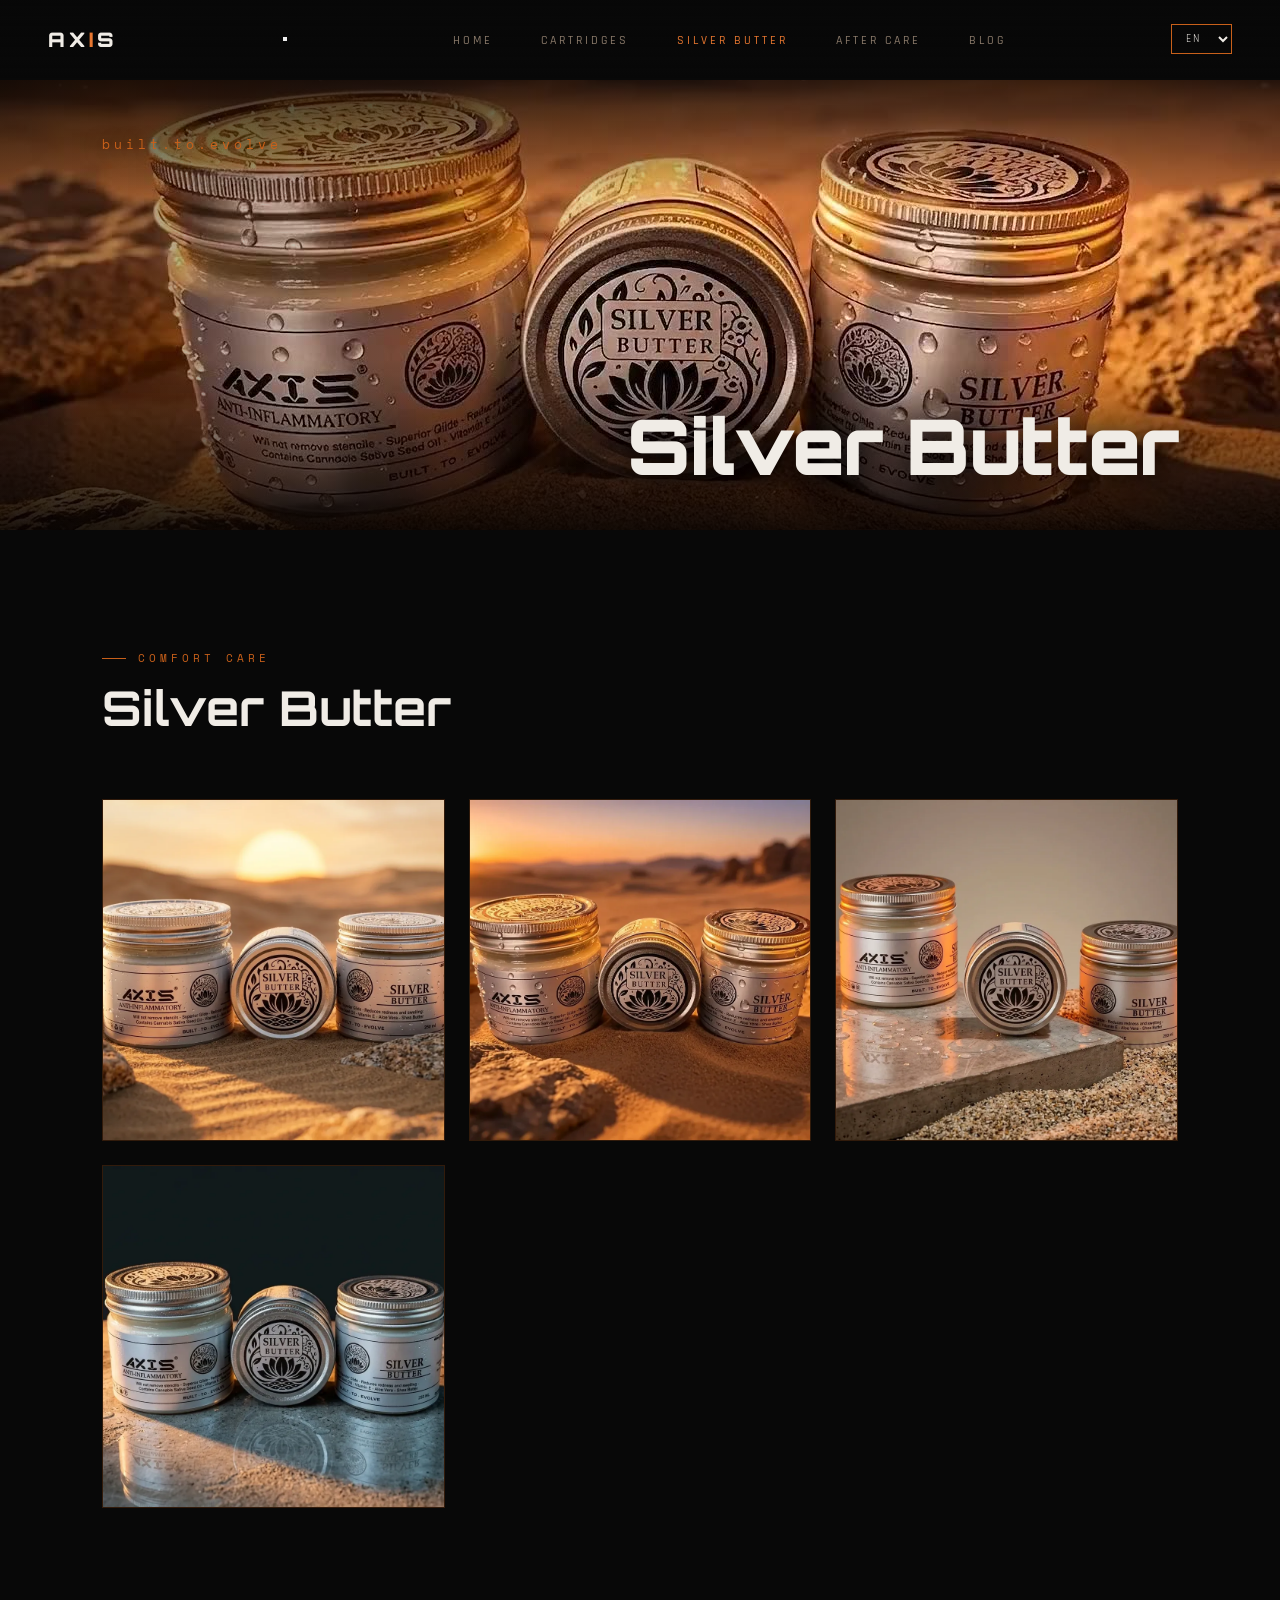
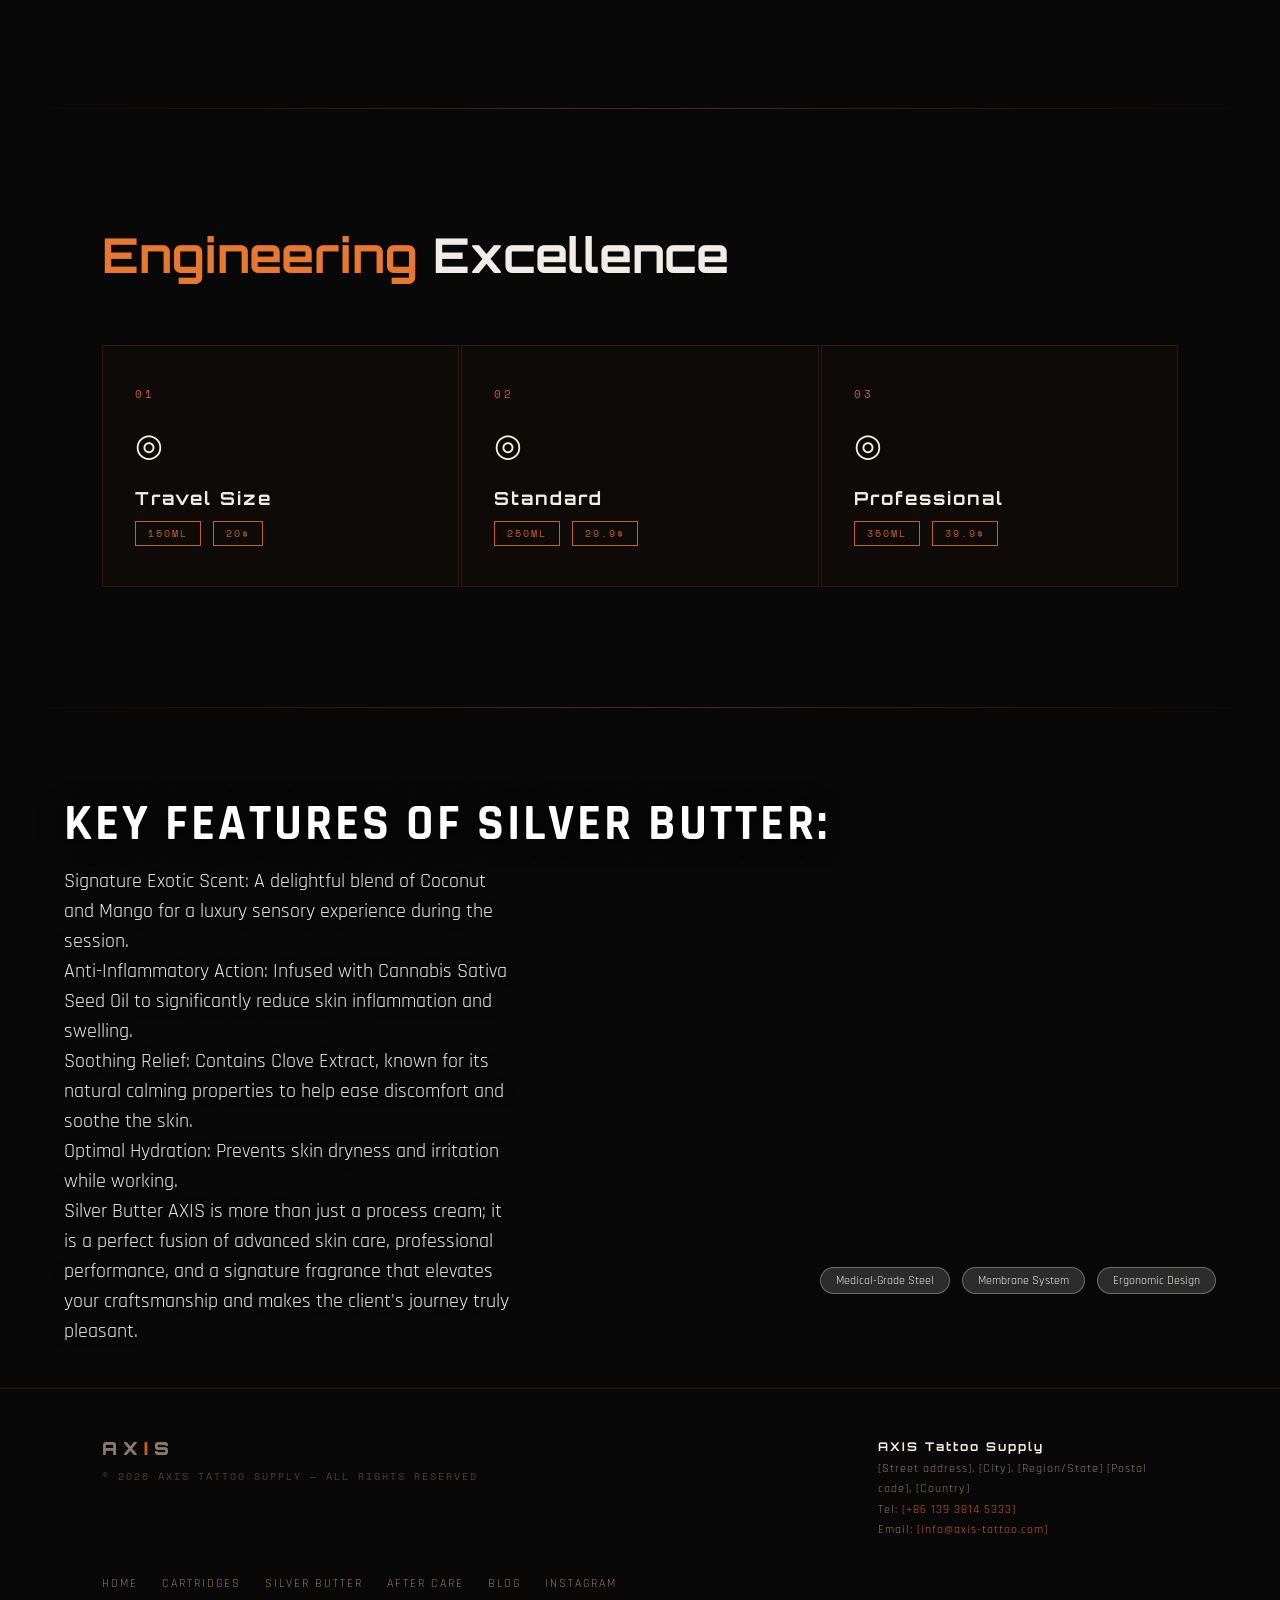
<file: silver-butter.html>
<!DOCTYPE html>
<html lang="en">
<head>
<meta charset="UTF-8">
<meta name="viewport" content="width=device-width, initial-scale=1.0">
<title>Silver Butter Tattoo Glide — Travel · Standard · Pro | AXIS</title>
<link rel="preconnect" href="https://fonts.googleapis.com">
<link href="https://fonts.googleapis.com/css2?family=Orbitron:wght@400;700;900&family=Rajdhani:wght@300;400;500;600&family=Space+Mono&display=swap" rel="stylesheet">
<meta name="description" content="AXIS Silver Butter is a professional tattoo glide for long sessions, in Travel, Standard and Pro sizes — smooth application and crisp, long-lasting stencils.">
<link rel="canonical" href="https://www.axis-tattoo.com/silver-butter.html">
<meta name="robots" content="index, follow, max-image-preview:large, max-snippet:-1, max-video-preview:-1">
<meta name="theme-color" content="#080808">
<meta name="author" content="AXIS">
<link rel="icon" href="/favicon.svg" type="image/svg+xml">
<link rel="apple-touch-icon" href="/axis-logo.png">
<!-- Open Graph -->
<meta property="og:type" content="product">
<meta property="og:site_name" content="AXIS">
<meta property="og:title" content="Silver Butter Tattoo Glide — Travel · Standard · Pro | AXIS">
<meta property="og:description" content="AXIS Silver Butter is a professional tattoo glide for long sessions, in Travel, Standard and Pro sizes — smooth application and crisp, long-lasting stencils.">
<meta property="og:url" content="https://www.axis-tattoo.com/silver-butter.html">
<meta property="og:image" content="https://www.axis-tattoo.com/og-image.jpg">
<meta property="og:image:width" content="1200">
<meta property="og:image:height" content="630">
<meta property="og:locale" content="en_US">
<!-- Twitter -->
<meta name="twitter:card" content="summary_large_image">
<meta name="twitter:title" content="Silver Butter Tattoo Glide — Travel · Standard · Pro | AXIS">
<meta name="twitter:description" content="AXIS Silver Butter is a professional tattoo glide for long sessions, in Travel, Standard and Pro sizes — smooth application and crisp, long-lasting stencils.">
<meta name="twitter:image" content="https://www.axis-tattoo.com/og-image.jpg">
<!-- Google Search Console verification — replace the token, or verify via DNS / HTML file instead -->
<meta name="google-site-verification" content="REPLACE_WITH_GSC_VERIFICATION_TOKEN">
<!-- Google Analytics 4 — replace G-XXXXXXXXXX with your real GA4 Measurement ID -->
<script async src="https://www.googletagmanager.com/gtag/js?id=G-XXXXXXXXXX"></script>
<script>
  window.dataLayer = window.dataLayer || [];
  function gtag(){dataLayer.push(arguments);}
  gtag('js', new Date());
  gtag('config', 'G-XXXXXXXXXX');
</script>
<script src="translations.js"></script>
<link rel="stylesheet" href="enhance.css">
<script src="protect.js"></script>
<style>
  *, *::before, *::after { margin: 0; padding: 0; box-sizing: border-box; }
  :root {
    --black: #080808;
    --deep: #0d0a07;
    --amber: #c8601a;
    --amber-bright: #e87730;
    --white: #f0ece6;
    --dim: #8a7a6a;
    --line: rgba(200,96,26,0.2);
  }
  html { scroll-behavior: smooth; }
  body {
    background: var(--black);
    color: var(--white);
    font-family: 'Rajdhani', sans-serif;
  }
  nav {
    position: fixed; top: 0; left: 0; right: 0;
    z-index: 100;
    display: flex; align-items: center; justify-content: space-between;
    padding: 24px 48px;
    background: linear-gradient(to bottom, rgba(8,8,8,0.95), transparent);
  }
  .nav-logo {
    font-family: 'Orbitron', sans-serif;
    font-size: 20px;
    font-weight: 900;
    letter-spacing: 4px;
    color: var(--white);
    text-decoration: none;
  }
  .nav-logo span { color: var(--amber-bright); }
  .nav-center {
    display: flex; gap: 48px; list-style: none;
  }
  .nav-center a {
    font-size: 12px;
    font-weight: 500;
    letter-spacing: 3px;
    text-transform: uppercase;
    color: var(--dim);
    text-decoration: none;
    transition: color 0.3s;
  }
  .nav-center a:hover { color: var(--amber-bright); }
  .nav-center a[aria-current="page"] { color: var(--amber-bright); }
  .nav-right { display: flex; align-items: center; gap: 16px; }
  select {
    background: transparent;
    border: 1px solid var(--amber);
    color: var(--white);
    font-family: 'Rajdhani', sans-serif;
    font-size: 11px;
    padding: 6px 10px;
    cursor: pointer;
    letter-spacing: 2px;
  }
  select option { background: var(--black); color: var(--white); }
  
  .hero-video {
    position: relative;
    width: 100%;
    height: 50vh;
    margin-top: 80px;
    overflow: hidden;
    display: flex;
    align-items: center;
    justify-content: flex-start;
    padding-left: 8vw;
  }
  .hero-video video {
    width: 100%;
    height: 100%;
    object-fit: cover;
    position: absolute;
    inset: 0;
  }
  .hero-overlay {
    position: absolute;
    inset: 0;
    /* Darken the top and bottom bands (where text sits) and keep the middle
       of the video clear, instead of one flat side-gradient. */
    background:
      linear-gradient(to bottom, rgba(4,2,1,0.72) 0%, rgba(4,2,1,0) 26%, rgba(4,2,1,0) 62%, rgba(4,2,1,0.85) 100%),
      linear-gradient(105deg, rgba(4,2,1,0.40) 0%, rgba(4,2,1,0) 55%);
  }
  /* Overlay spans the whole frame; the pieces are placed in different zones. */
  .hero-content {
    position: absolute;
    inset: 0;
    z-index: 2;
    pointer-events: none;
  }
  .hero-content > * { pointer-events: auto; }
  .hero-subtitle {
    position: absolute;
    top: 12%;
    left: 8vw;
    margin: 0;
    font-family: 'Space Mono', monospace;
    font-size: 13px;
    letter-spacing: 4px;
    text-transform: lowercase;
    color: var(--amber);
    text-shadow: 0 2px 18px rgba(0,0,0,0.85);
  }
  .hero-title {
    position: absolute;
    bottom: 11%;
    right: 8vw;
    max-width: 80%;
    margin: 0;
    text-align: right;
    font-family: 'Orbitron', sans-serif;
    font-size: clamp(44px, 6vw, 80px);
    font-weight: 900;
    letter-spacing: -1px;
    color: var(--white);
    line-height: 0.9;
    text-shadow: 0 4px 28px rgba(0,0,0,0.8);
  }
  @media (max-width: 768px) {
    .hero-subtitle { top: 14%; left: 24px; }
    .hero-title { right: auto; left: 24px; bottom: 12%; text-align: left; max-width: calc(100% - 48px); }
  }
  
  .section {
    padding: 120px 8vw;
  }
  .section-label {
    font-family: 'Space Mono', monospace;
    font-size: 11px;
    letter-spacing: 4px;
    color: var(--amber);
    text-transform: uppercase;
    margin-bottom: 16px;
    display: flex; align-items: center; gap: 12px;
  }
  .section-label::before {
    content: '';
    display: block;
    width: 24px; height: 1px;
    background: var(--amber);
  }
  .section-title {
    font-family: 'Orbitron', sans-serif;
    font-size: clamp(28px, 4vw, 48px);
    font-weight: 700;
    margin-bottom: 64px;
    line-height: 1.1;
  }
  .section-title em { font-style: normal; color: var(--amber-bright); }
  .gallery-grid {
    display: grid;
    grid-template-columns: repeat(auto-fit, minmax(300px, 1fr));
    gap: 24px;
    margin-bottom: 80px;
  }
  .gallery-item {
    position: relative;
    aspect-ratio: 1 / 1;
    background: var(--deep);
    border: 1px solid var(--line);
    overflow: hidden;
  }
  .gallery-item img {
    width: 100%;
    height: 100%;
    object-fit: cover;
    transition: transform 0.3s;
  }
  .gallery-item:hover img { transform: scale(1.05); }
  .products-grid {
    display: grid;
    grid-template-columns: repeat(auto-fit, minmax(280px, 1fr));
    gap: 2px;
  }
  .product-card {
    background: var(--deep);
    border: 1px solid var(--line);
    padding: 40px 32px;
    position: relative;
    overflow: hidden;
    transition: border-color 0.3s, transform 0.3s;
  }
  .product-card::before {
    content: '';
    position: absolute; top: 0; left: 0; right: 0;
    height: 2px;
    background: linear-gradient(90deg, transparent, var(--amber-bright), transparent);
    transform: scaleX(0);
    transition: transform 0.4s;
  }
  .product-card:hover::before { transform: scaleX(1); }
  .product-card:hover {
    border-color: rgba(200,96,26,0.5);
    transform: translateY(-4px);
  }
  .product-num {
    font-family: 'Space Mono', monospace;
    font-size: 11px;
    color: var(--amber);
    letter-spacing: 3px;
    margin-bottom: 24px;
  }
  .product-icon {
    font-size: 32px;
    margin-bottom: 20px;
    display: block;
  }
  .product-name {
    font-family: 'Orbitron', sans-serif;
    font-size: 18px;
    font-weight: 700;
    margin-bottom: 12px;
    letter-spacing: 2px;
  }
  .product-tag {
    display: inline-block;
    font-family: 'Space Mono', monospace;
    font-size: 10px;
    letter-spacing: 2px;
    color: var(--amber);
    border: 1px solid var(--amber);
    padding: 4px 12px;
    text-transform: uppercase;
    margin-right: 8px;
  }
  .divider { height: 1px; background: linear-gradient(90deg, transparent, var(--amber), transparent); margin: 0; opacity: 0.4; }
  footer {
    border-top: 1px solid var(--line);
    padding: 48px 8vw;
    display: flex;
    align-items: center;
    justify-content: space-between;
  }
  .footer-logo {
    font-family: 'Orbitron', sans-serif;
    font-size: 18px;
    font-weight: 900;
    letter-spacing: 6px;
    color: var(--dim);
  }
  .footer-logo span { color: var(--amber); }
  .footer-copy {
    font-family: 'Space Mono', monospace;
    font-size: 10px;
    letter-spacing: 2px;
    color: rgba(138,122,106,0.5);
    text-transform: uppercase;
  }
  .footer-links { display: flex; gap: 24px; list-style: none; }
  .footer-links a {
    font-size: 12px;
    letter-spacing: 2px;
    color: var(--dim);
    text-decoration: none;
    text-transform: uppercase;
    transition: color 0.3s;
  }
  .footer-links a:hover { color: var(--amber-bright); }
  @media (max-width: 768px) {
    nav { padding: 16px 20px; flex-wrap: wrap; gap: 10px 16px; justify-content: center; }
    .nav-logo { order: 1; }
    .nav-right { order: 2; }
    .nav-center { order: 3; width: 100%; display: flex; flex-wrap: wrap; justify-content: center; gap: 14px 22px; font-size: 11px; letter-spacing: 2px; }
    .section { padding: 80px 24px; }
    .gallery-grid { grid-template-columns: repeat(2, 1fr); }
    footer { flex-direction: column; gap: 24px; text-align: center; }
  }

  /* --- SEO footer additions --- */
  footer { flex-wrap: wrap; gap: 32px; align-items: flex-start; }
  .footer-brand { display: flex; flex-direction: column; gap: 10px; }
  .footer-nap { font-style: normal; font-size: 12px; line-height: 1.7; letter-spacing: 1px; color: var(--dim); max-width: 300px; }
  .footer-nap strong { color: var(--white); letter-spacing: 2px; font-family: 'Orbitron', sans-serif; }
  .footer-nap a { color: var(--amber); text-decoration: none; }
  .footer-nap a:hover { color: var(--amber-bright); }
  .footer-map { flex-basis: 100%; margin-top: 8px; }
  @media (max-width: 768px) { footer { flex-direction: column; text-align: left; align-items: stretch; } }
</style>
<script type="application/ld+json">{"@context": "https://schema.org", "@type": "Organization", "name": "AXIS", "alternateName": "AXIS Tattoo Supply", "url": "https://www.axis-tattoo.com/", "logo": "https://www.axis-tattoo.com/axis-logo.png", "description": "AXIS engineers professional tattoo supplies: precision cartridge needles, Silver Butter glide and premium aftercare."}</script>
<script type="application/ld+json">{"@context": "https://schema.org", "@type": "Product", "name": "AXIS Silver Butter Tattoo Glide", "image": ["https://www.axis-tattoo.com/axis-silver-butter-tattoo-glide-1.webp", "https://www.axis-tattoo.com/axis-silver-butter-tattoo-glide-2.webp", "https://www.axis-tattoo.com/axis-silver-butter-tattoo-glide-3.webp", "https://www.axis-tattoo.com/axis-silver-butter-tattoo-glide-4.webp"], "description": "AXIS Silver Butter is a professional tattoo glide for long sessions, in Travel, Standard and Pro sizes \u2014 smooth application and crisp, long-lasting stencils.", "brand": {"@type": "Brand", "name": "AXIS"}, "category": "Tattoo Supplies"}</script>
<script type="application/ld+json">{"@context": "https://schema.org", "@type": "BreadcrumbList", "itemListElement": [{"@type": "ListItem", "position": 1, "name": "Home", "item": "https://www.axis-tattoo.com/"}, {"@type": "ListItem", "position": 2, "name": "Silver Butter", "item": "https://www.axis-tattoo.com/silver-butter.html"}]}</script>
</head>
<body>

<nav>
  <a href="index.html" class="nav-logo">AX<span>I</span>S</a>
  <button class="nav-toggle" id="navToggle" aria-label="Toggle navigation" aria-expanded="false" aria-controls="navCenter">
    <span></span><span></span><span></span>
  </button>
  <ul class="nav-center" id="navCenter" role="list">
    <li><a href="index.html" data-i18n="home">Home</a></li>
    <li><a href="cartridges.html" data-i18n="cartridges">Cartridges</a></li>
    <li><a href="silver-butter.html" data-i18n="silverButter" aria-current="page">Silver Butter</a></li>
    <li><a href="after-care.html" data-i18n="afterCare">After Care</a></li>
    <li><a href="blog.html" data-i18n="blog">Blog</a></li>
  </ul>
  <div class="nav-right">
    <select data-lang-select onchange="setLanguage(this.value)" aria-label="Select language">
      <option value="en">EN</option>
      <option value="ru">РУ</option>
      <option value="es">ES</option>
      <option value="tr">TR</option>
      <option value="pt">PT</option>
      <option value="fr">FR</option>
      <option value="de">DE</option>
    </select>
  </div>
</nav>

<div class="hero-video">
  <video autoplay muted loop playsinline poster="poster-butter.jpg" preload="auto">
    <source src="hero video butter.mp4" type="video/mp4">
  </video>
  <div class="hero-overlay"></div>
  <div class="hero-content">
    <div class="hero-title" data-i18n="silverButterTitle">Silver Butter</div>
    <div class="hero-subtitle">built.to.evolve</div>
  </div>
</div>

<section class="section">
  <div class="section-label" data-i18n="silverButterSubtitle">Comfort Care</div>
  <h1 class="section-title"><span data-i18n="silverButterTitle">Silver Butter</span></h1>
  
  <div class="gallery-grid">
    <div class="gallery-item"><img src="axis-silver-butter-tattoo-glide-1.webp" alt="AXIS Silver Butter tattoo glide jar" width="1195" height="896" loading="lazy" decoding="async"></div>
    <div class="gallery-item"><img src="axis-silver-butter-tattoo-glide-2.webp" alt="Texture of AXIS Silver Butter tattoo glide" width="1195" height="896" loading="lazy" decoding="async"></div>
    <div class="gallery-item"><img src="axis-silver-butter-tattoo-glide-3.webp" alt="AXIS Silver Butter tattoo glide sizes" width="1195" height="896" loading="lazy" decoding="async"></div>
    <div class="gallery-item"><img src="axis-silver-butter-tattoo-glide-4.webp" alt="Applying AXIS Silver Butter glide during a tattoo session" width="1195" height="896" loading="lazy" decoding="async"></div>
  </div>
</section>

<div class="divider"></div>

<section class="section">
  <h2 class="section-title"><em data-i18n="engineering">Engineering</em> Excellence</h2>
  <div class="products-grid">
    <div class="product-card">
      <div class="product-num">01</div>
      <span class="product-icon">◎</span>
      <h3 class="product-name" data-i18n="travelSize">Travel Size</h3>
      <span class="product-tag">150ml</span>
      <span class="product-tag">20$</span>
    </div>
    <div class="product-card">
      <div class="product-num">02</div>
      <span class="product-icon">◎</span>
      <h3 class="product-name" data-i18n="standard">Standard</h3>
      <span class="product-tag">250ml</span>
      <span class="product-tag">29.9$</span>
    </div>
    <div class="product-card">
      <div class="product-num">03</div>
      <span class="product-icon">◎</span>
      <h3 class="product-name" data-i18n="professional">Professional</h3>
      <span class="product-tag">350ml</span>
      <span class="product-tag">39.9$</span>
    </div>
  </div>
</section>

<div class="divider"></div>
<!-- Silver Butter feature video with overlaid caption (stacks below clip on mobile) -->
<div class="media-block">
    <video autoplay muted loop playsinline preload="metadata">
        <source src="hero butter.mp4" type="video/mp4">
    </video>
    <div class="media-caption">
        <h2 class="lead" data-i18n="butterFeaturesTitle">Key Features of Silver Butter:</h2>
        <p data-i18n="butterFeat1">Signature Exotic Scent: A delightful blend of Coconut and Mango for a luxury sensory experience during the session.</p>
        <p data-i18n="butterFeat2">Anti-Inflammatory Action: Infused with Cannabis Sativa Seed Oil to significantly reduce skin inflammation and swelling.</p>
        <p data-i18n="butterFeat3">Soothing Relief: Contains Clove Extract, known for its natural calming properties to help ease discomfort and soothe the skin.</p>
        <p data-i18n="butterFeat4">Optimal Hydration: Prevents skin dryness and irritation while working.</p>
        <p data-i18n="butterParagraph">Silver Butter AXIS is more than just a process cream; it is a perfect fusion of advanced skin care, professional performance, and a signature fragrance that elevates your craftsmanship and makes the client&rsquo;s journey truly pleasant.</p>
    </div>
    <div class="media-badges">
        <span data-i18n="pillSteel">MEDICAL-GRADE STEEL</span>
        <span data-i18n="pillMembrane">MEMBRANE SYSTEM</span>
        <span data-i18n="pillErgonomic">ERGONOMIC DESIGN</span>
    </div>
</div>
<!-- End feature video -->
<footer>
  <div class="footer-brand">
    <div class="footer-logo">AX<span>I</span>S</div>
    <div class="footer-copy" data-i18n="copyright">© 2020 AXIS Tattoo Supply — All Rights Reserved</div>
  </div>
  <address class="footer-nap">
    <!-- NAP (Name / Address / Phone) — replace the bracketed placeholders with your real details -->
    <strong>AXIS Tattoo Supply</strong><br>
    [Street address], [City], [Region/State] [Postal code], [Country]<br>
    Tel: <a href="tel:[+8613938145333]">[+86 139 3814 5333]</a><br>
    Email: <a href="mailto:[info@axis-tattoo.com]">[info@axis-tattoo.com]</a>
  </address>
  <ul class="footer-links">
    <li><a href="index.html" data-i18n="home">Home</a></li>
    <li><a href="cartridges.html" data-i18n="cartridges">Cartridges</a></li>
    <li><a href="silver-butter.html" data-i18n="silverButter">Silver Butter</a></li>
    <li><a href="after-care.html" data-i18n="afterCare">After Care</a></li>
    <li><a href="blog.html" data-i18n="blog">Blog</a></li>
    <li><a href="https://instagram.com/axis.cartridges/" rel="noopener" target="_blank" data-i18n="instagram">Instagram</a></li>
  </ul>
  <!-- GOOGLE MAP (Local SEO): only if AXIS has a physical walk-in location.
       In Google Maps: search your studio > Share > Embed a map > copy the iframe and
       paste it here (replacing the placeholder src), then remove the comment markers. -->
  <!--
  <div class="footer-map">
    <iframe title="AXIS Tattoo Supply location" width="100%" height="220" style="border:0;"
      loading="lazy" referrerpolicy="no-referrer-when-downgrade"
      src="https://www.google.com/maps/embed?pb=REPLACE_WITH_YOUR_EMBED"></iframe>
  </div>
  -->
</footer>


<script>
/* Mobile nav toggle */
(function(){
  var btn = document.getElementById('navToggle');
  var menu = document.getElementById('navLinks') || document.getElementById('navCenter');
  if(!btn || !menu) return;
  btn.addEventListener('click', function(){
    var open = menu.classList.toggle('nav-open');
    btn.setAttribute('aria-expanded', open ? 'true' : 'false');
    document.body.style.overflow = open ? 'hidden' : '';
  });
  menu.querySelectorAll('a').forEach(function(a){
    a.addEventListener('click', function(){
      menu.classList.remove('nav-open');
      btn.setAttribute('aria-expanded', 'false');
      document.body.style.overflow = '';
    });
  });
})();
</script>
</body>
</html>
</file>
<file: enhance.css>
/* ============================================================
   AXIS — shared responsive enhancements
   Loaded on every page AFTER the inline <style> so it can refine
   the mobile layout without removing any existing rules.
   ============================================================ */

/* ---- Global mobile hardening: never allow horizontal scroll ---- */
html, body { max-width: 100%; overflow-x: hidden; }
img, video { max-width: 100%; height: auto; }

/* ============================================================
   Product media blocks (a looping video with text laid over it)
   These used to be hand-positioned with absolute % offsets that
   spilled off-screen on phones. They are now class-based:
   overlaid on desktop, neatly stacked under the clip on mobile.
   ============================================================ */
.media-block {
  position: relative;
  width: 100%;
  display: flex;
  justify-content: center;
  align-items: center;
  margin: 40px 0;
}
.media-block > video {
  width: 95%;
  max-width: 1200px;
  height: auto;
  border-radius: 15px;
  display: block;
  filter: brightness(0.5);
}
.media-caption {
  position: absolute;
  top: 8%;
  left: 5%;
  max-width: 60%;
  text-align: left;
  color: #fff;
  pointer-events: none;
  z-index: 10;
}
.media-caption h2 {
  margin: 0 0 12px 0;
  text-transform: uppercase;
  letter-spacing: 3px;
  font-weight: bold;
  line-height: 1.15;
  text-shadow: 0 2px 24px rgba(0,0,0,0.85);
  font-size: clamp(16px, 2.4vw, 22px);
}
.media-caption h2.lead { font-size: clamp(24px, 4.5vw, 50px); }
.media-caption p {
  margin: 0;
  max-width: 45ch;
  opacity: 0.92;
  text-shadow: 0 2px 12px rgba(0,0,0,0.85);
  font-size: clamp(13px, 2vw, 20px);
  line-height: 1.5;
}
.media-badges {
  position: absolute;
  bottom: 9%;
  right: 5%;
  display: flex;
  justify-content: flex-end;
  gap: 12px;
  flex-wrap: wrap;
  max-width: 70%;
  pointer-events: none;
  z-index: 10;
}
.media-badges span {
  background: rgba(255,255,255,0.15);
  padding: 5px 15px;
  border-radius: 50px;
  font-size: 12px;
  backdrop-filter: blur(5px);
  -webkit-backdrop-filter: blur(5px);
  border: 1px solid rgba(255,255,255,0.3);
}

@media (max-width: 768px) {
  .media-block { flex-direction: column; margin: 24px 0; align-items: stretch; }
  .media-block > video { width: 100%; border-radius: 10px; filter: brightness(0.6); }
  .media-caption,
  .media-badges {
    position: static;
    max-width: 100%;
    width: 100%;
    text-align: left;
    justify-content: flex-start;
    padding: 16px 24px 0;
  }
  .media-caption h2.lead { font-size: clamp(22px, 7vw, 32px); }
  .media-badges { padding-bottom: 4px; }
}

/* ============================================================
   Home page "Brand introduction" block.
   The long multi-paragraph copy is shown in a readable panel
   directly under the clip (its original intent), so it can never
   overflow the video on any screen size.
   ============================================================ */
.brand-intro {
  position: relative;
  width: 100%;
  max-width: 1500px;
  margin: 10px auto 0;
  padding: 0 8vw;
}
.brand-intro > video {
  width: 100%;
  height: auto;
  border-radius: 15px;
  display: block;
  filter: brightness(0.55);
}
.brand-intro-text {
  margin: 30px auto 4px;
  max-width: 900px;
}
.brand-intro-text h2.title {
  font-family: 'Orbitron', sans-serif;
  font-size: clamp(20px, 3.2vw, 30px);
  text-transform: uppercase;
  letter-spacing: 3px;
  line-height: 1.1;
  margin: 24px 0 10px;
  color: var(--amber-bright, #e87730);
}
.brand-intro-text h2.title:first-child { margin-top: 0; }
.brand-intro-text p {
  font-size: clamp(14px, 1.6vw, 16px);
  line-height: 1.75;
  margin: 0 0 6px;
  color: var(--dim, #8a7a6a);
  max-width: 72ch;
}
.brand-intro-badges {
  display: flex;
  gap: 12px;
  flex-wrap: wrap;
  margin: 22px auto 0;
  max-width: 900px;
}
.brand-intro-badges span {
  background: rgba(255,255,255,0.10);
  padding: 6px 16px;
  border-radius: 50px;
  font-size: 12px;
  border: 1px solid rgba(200,96,26,0.4);
  color: var(--white, #f0ece6);
  letter-spacing: 2px;
}
@media (max-width: 768px) {
  .brand-intro { padding: 0 24px; }
  .brand-intro > video { border-radius: 10px; }
  .brand-intro-text { margin-top: 22px; }
}
</file>
